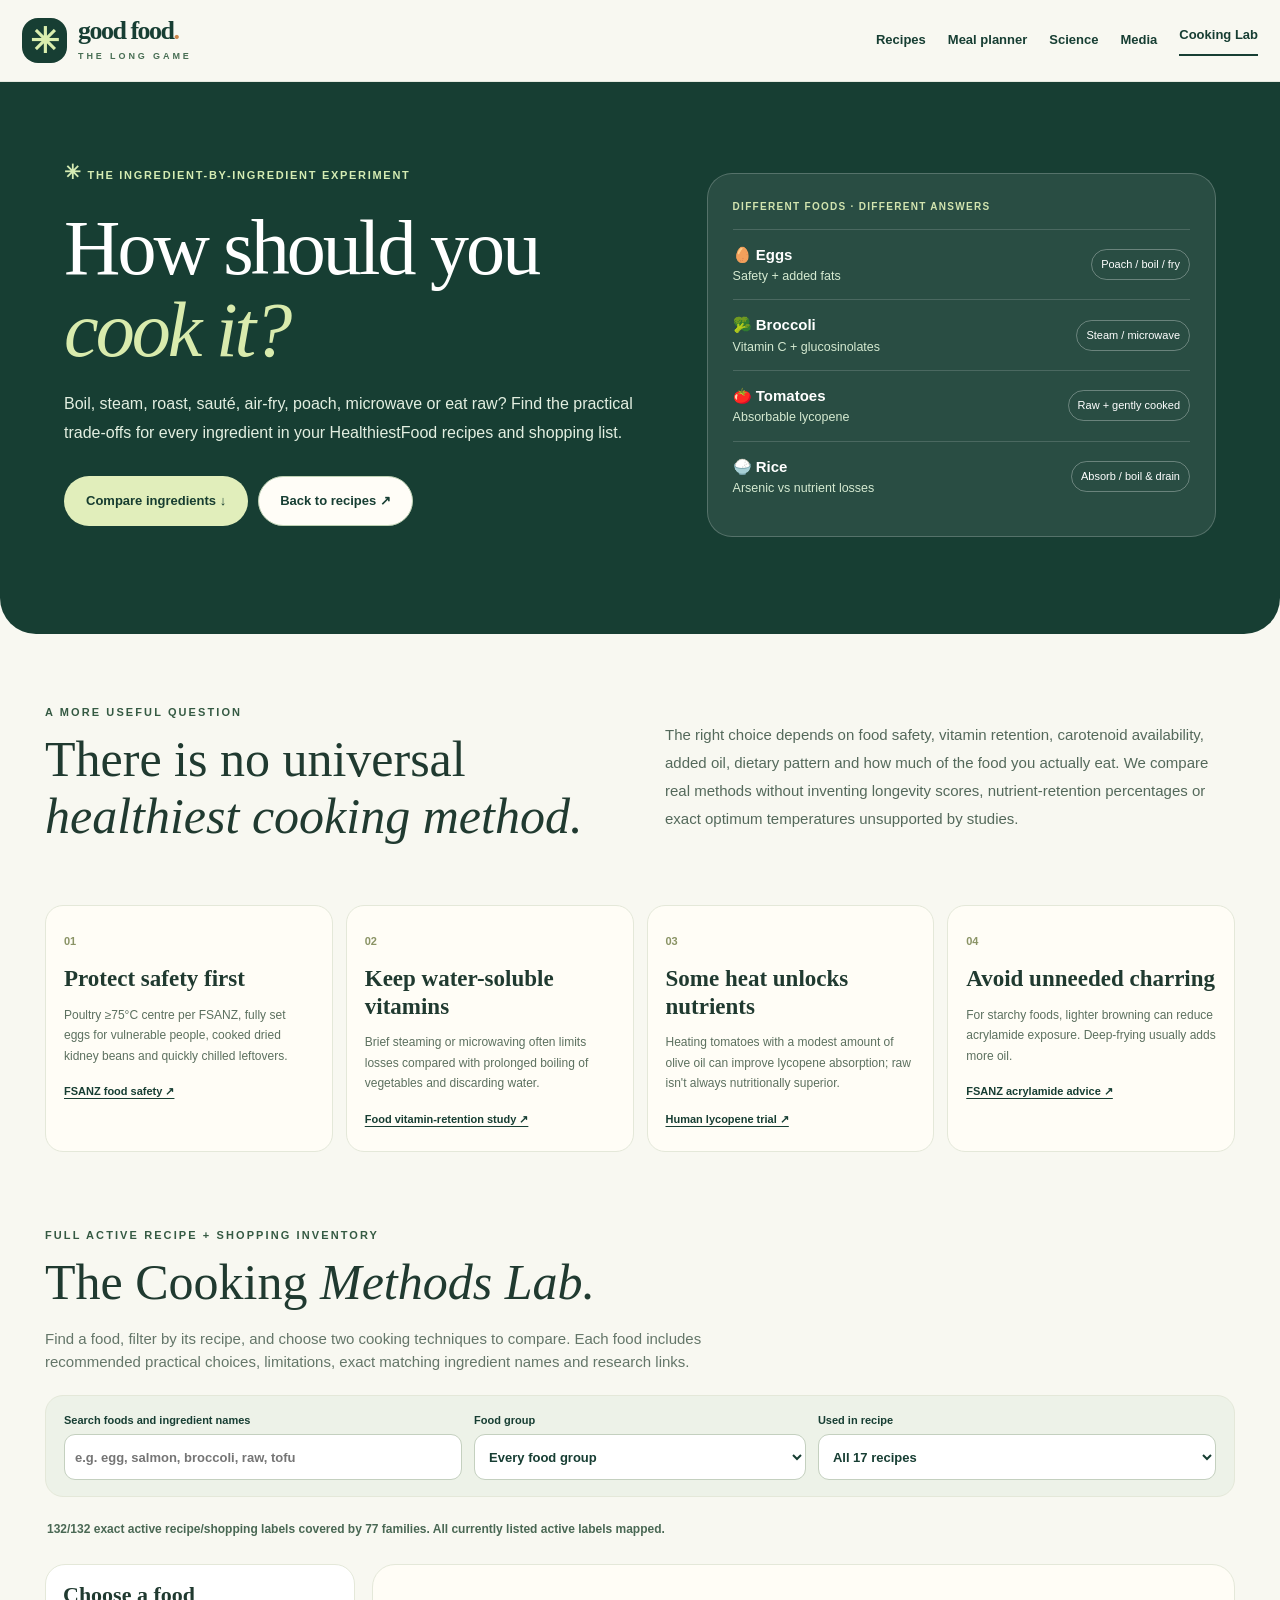
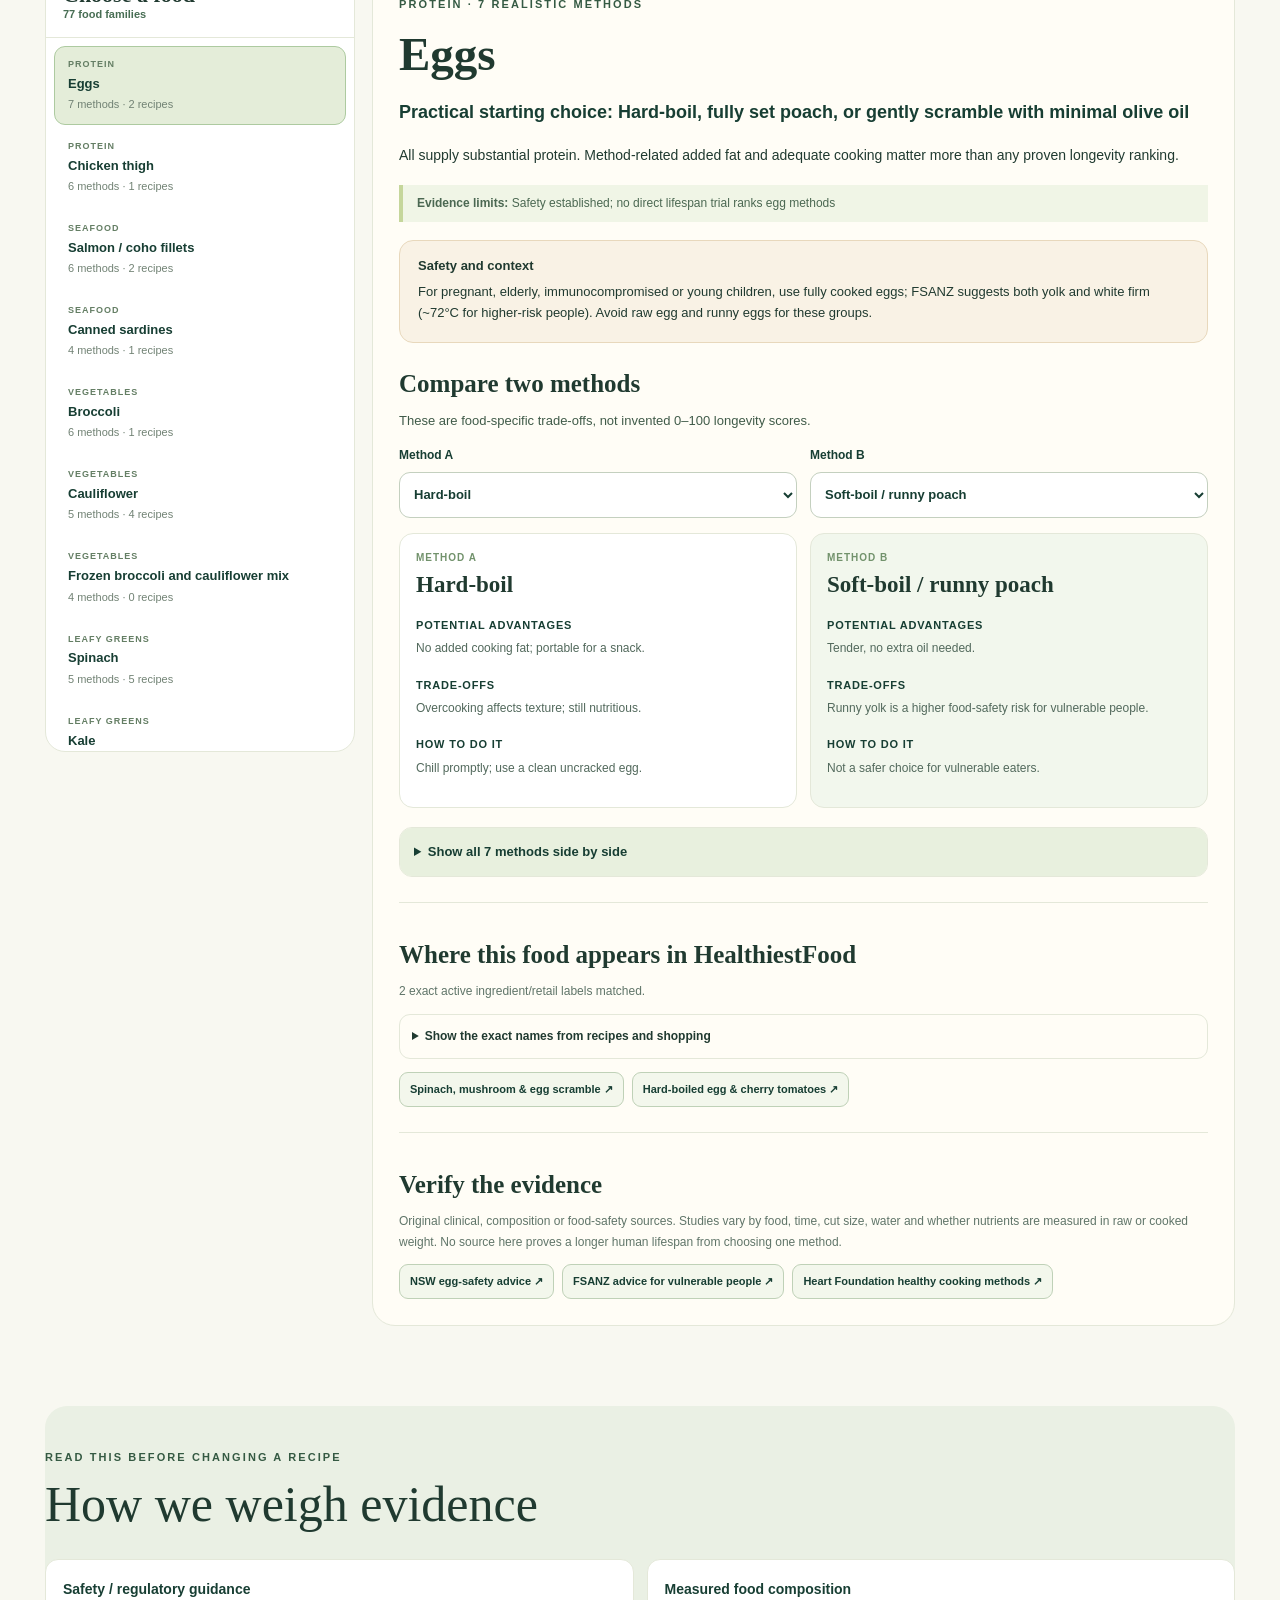
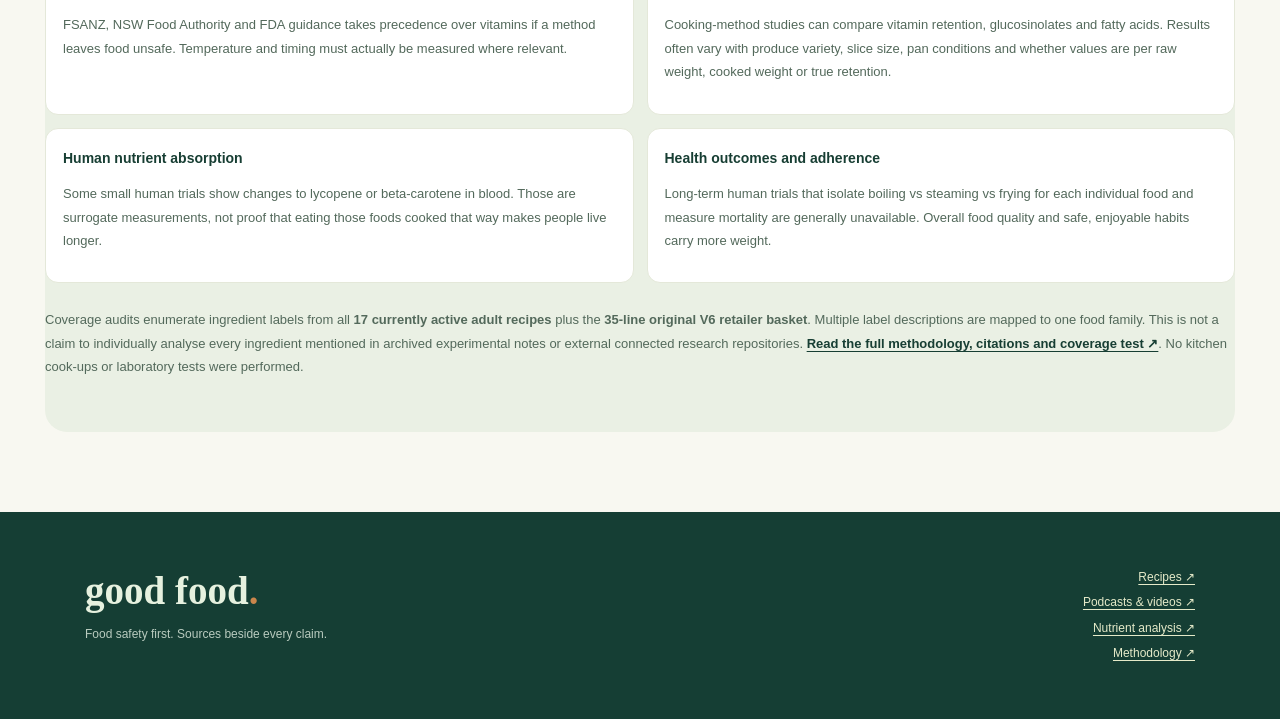
<file: cooking-methods.html>
<!doctype html>
<html lang="en-AU">
<head>
 <meta charset="utf-8">
 <meta name="viewport" content="width=device-width, initial-scale=1">
 <meta name="theme-color" content="#173e33">
 <meta name="description" content="Compare boiling, steaming, frying, roasting, microwaving and more for every recipe ingredient, with evidence, safety and nutrient trade-offs.">
 <title>Cooking Methods Lab | Good Food, Long Game</title>
 <link rel="icon" href="favicon.svg" type="image/svg+xml">
 <link rel="manifest" href="manifest.webmanifest">
 <link rel="stylesheet" href="site.css">
 <script defer src="site-data.js"></script>
 <script defer src="whole-day-data.js"></script>
 <script defer src="cooking-methods-data.js"></script>
 <script defer src="cooking-methods.js"></script>
 <script>document.addEventListener("DOMContentLoaded",()=>window.CookingMethodsLab?.init());</script>
</head>
<body>
 <a class="skip-link" href="#main">Skip to cooking method comparisons</a>
 <header class="site-header">
 <div class="header-inner">
  <a class="brand" href="index.html#home" aria-label="Good Food home"><span class="brand-mark" aria-hidden="true">✳</span><span>good food<span class="brand-period">.</span><small>THE LONG GAME</small></span></a>
  <nav class="cm-page-nav" aria-label="Main site"><a href="index.html#recipes">Recipes</a><a href="index.html#plan">Meal planner</a><a href="index.html#science">Science</a><a href="index.html#media">Media</a><a class="cm-page-nav-current" href="cooking-methods.html" aria-current="page">Cooking Lab</a></nav>
 </div></header>
 <main id="main" class="cm-page">
 <section class="cm-hero">
   <div class="cm-hero-text"><div class="cm-kicker"><span aria-hidden="true">✳</span> THE INGREDIENT-BY-INGREDIENT EXPERIMENT</div>
    <h1>How should you <em>cook it?</em></h1>
    <p>Boil, steam, roast, sauté, air-fry, poach, microwave or eat raw? Find the practical trade-offs for every ingredient in your HealthiestFood recipes and shopping list.</p>
    <div class="cm-hero-links"><a class="btn btn-primary" href="#cmRoot">Compare ingredients ↓</a><a class="btn btn-outline" href="index.html#recipes">Back to recipes ↗</a></div>
   </div>
   <div class="cm-hero-panel" aria-label="Examples of different food preparation evidence"><span>DIFFERENT FOODS · DIFFERENT ANSWERS</span>
     <div><strong>🥚 Eggs</strong><small>Safety + added fats</small><span>Poach / boil / fry</span></div>
     <div><strong>🥦 Broccoli</strong><small>Vitamin C + glucosinolates</small><span>Steam / microwave</span></div>
     <div><strong>🍅 Tomatoes</strong><small>Absorbable lycopene</small><span>Raw + gently cooked</span></div>
     <div><strong>🍚 Rice</strong><small>Arsenic vs nutrient losses</small><span>Absorb / boil & drain</span></div>
   </div>
 </section>
 <section class="cm-intro section-shell" aria-labelledby="cmIntro"><div><span class="section-kicker">A MORE USEFUL QUESTION</span><h2 id="cmIntro">There is no universal <em>healthiest cooking method.</em></h2></div><p>The right choice depends on food safety, vitamin retention, carotenoid availability, added oil, dietary pattern and how much of the food you actually eat. We compare real methods without inventing longevity scores, nutrient-retention percentages or exact optimum temperatures unsupported by studies.</p></section>
 <section class="cm-principles section-shell" aria-label="Four essential cooking principles">
  <article><span>01</span><h3>Protect safety first</h3><p>Poultry ≥75°C centre per FSANZ, fully set eggs for vulnerable people, cooked dried kidney beans and quickly chilled leftovers.</p><a href="https://www.foodstandards.gov.au/consumer/prevention-of-foodborne-illness/food-safety-basics" target="_blank" rel="noopener noreferrer">FSANZ food safety ↗</a></article>
  <article><span>02</span><h3>Keep water-soluble vitamins</h3><p>Brief steaming or microwaving often limits losses compared with prolonged boiling of vegetables and discarding water.</p><a href="https://pubmed.ncbi.nlm.nih.gov/30263756/" target="_blank" rel="noopener noreferrer">Food vitamin-retention study ↗</a></article>
  <article><span>03</span><h3>Some heat unlocks nutrients</h3><p>Heating tomatoes with a modest amount of olive oil can improve lycopene absorption; raw isn't always nutritionally superior.</p><a href="https://pubmed.ncbi.nlm.nih.gov/15927929/" target="_blank" rel="noopener noreferrer">Human lycopene trial ↗</a></article>
  <article><span>04</span><h3>Avoid unneeded charring</h3><p>For starchy foods, lighter browning can reduce acrylamide exposure. Deep-frying usually adds more oil.</p><a href="https://www.foodstandards.gov.au/consumer/chemicals/acrylamide" target="_blank" rel="noopener noreferrer">FSANZ acrylamide advice ↗</a></article>
 </section>
 <section class="cm-section section-shell" aria-labelledby="cmPageHeading"><div class="cm-section-head"><span class="section-kicker">FULL ACTIVE RECIPE + SHOPPING INVENTORY</span><h2 id="cmPageHeading">The Cooking <em>Methods Lab.</em></h2><p>Find a food, filter by its recipe, and choose two cooking techniques to compare. Each food includes recommended practical choices, limitations, exact matching ingredient names and research links.</p></div>
 <div id="cmRoot" aria-label="Interactive food cooking and preparation method comparisons"><p>Loading your ingredient inventory…</p></div>
 </section>
 <section class="cm-methodology section-shell" aria-label="Research methodology and limits">
  <span class="section-kicker">READ THIS BEFORE CHANGING A RECIPE</span><h2>How we weigh evidence</h2>
  <div class="cm-evidence-steps">
   <div><strong>Safety / regulatory guidance</strong><p>FSANZ, NSW Food Authority and FDA guidance takes precedence over vitamins if a method leaves food unsafe. Temperature and timing must actually be measured where relevant.</p></div>
   <div><strong>Measured food composition</strong><p>Cooking-method studies can compare vitamin retention, glucosinolates and fatty acids. Results often vary with produce variety, slice size, pan conditions and whether values are per raw weight, cooked weight or true retention.</p></div>
   <div><strong>Human nutrient absorption</strong><p>Some small human trials show changes to lycopene or beta-carotene in blood. Those are surrogate measurements, not proof that eating those foods cooked that way makes people live longer.</p></div>
   <div><strong>Health outcomes and adherence</strong><p>Long-term human trials that isolate boiling vs steaming vs frying for each individual food and measure mortality are generally unavailable. Overall food quality and safe, enjoyable habits carry more weight.</p></div>
  </div>
  <p class="cm-source-note">Coverage audits enumerate ingredient labels from all <strong>17 currently active adult recipes</strong> plus the <strong>35-line original V6 retailer basket</strong>. Multiple label descriptions are mapped to one food family. This is not a claim to individually analyse every ingredient mentioned in archived experimental notes or external connected research repositories. <a href="https://github.com/joshualparris/HealthiestFood/blob/main/COOKING_METHODS_EVIDENCE_2026-10-17.md" target="_blank" rel="noopener noreferrer">Read the full methodology, citations and coverage test ↗</a>. No kitchen cook-ups or laboratory tests were performed.</p>
 </section>
 </main>
 <nav class="mobile-nav" aria-label="Mobile navigation">
  <a href="index.html#home" aria-label="Home" title="Home"><span aria-hidden="true">⌂</span><small class="nav-label" aria-hidden="true">Home</small></a>
  <a href="index.html#recipes" aria-label="Cook: recipes and cooking" title="Cook"><span aria-hidden="true">♨</span><small class="nav-label" aria-hidden="true">Cook</small></a>
  <a href="index.html#plan" aria-label="Plan: meal planner" title="Plan"><span aria-hidden="true">▦</span><small class="nav-label" aria-hidden="true">Plan</small></a>
  <a href="index.html#shop" aria-label="Shop: shopping list" title="Shop"><span aria-hidden="true">☑</span><small class="nav-label" aria-hidden="true">Shop</small></a>
  <a href="index.html#science" aria-label="Learn: nutrition research" title="Learn"><span aria-hidden="true">✧</span><small class="nav-label" aria-hidden="true">Learn</small></a>
  <a href="index.html#media" aria-label="Media: podcasts, videos and music" title="Media"><span aria-hidden="true">♫</span><small class="nav-label" aria-hidden="true">Media</small></a>
  <a href="cooking-methods.html" aria-label="Methods: compare cooking methods" aria-current="page" title="Methods"><svg aria-hidden="true" viewBox="0 0 24 24" width="24" height="24" fill="none" stroke="currentColor" stroke-width="1.8" stroke-linecap="round" stroke-linejoin="round"><path d="M6 13.9a4 4 0 0 1 .4-7.9 5.5 5.5 0 0 1 10.2 0 4 4 0 0 1 1.4 7.9V21H6Z"/><path d="M6 17h12"/></svg><small class="nav-label" aria-hidden="true">Methods</small></a>
 </nav>
 <footer class="site-footer"><div class="footer-inner"><div><strong>good food<span>.</span></strong><p>Food safety first. Sources beside every claim.</p></div><div><a href="index.html#recipes">Recipes ↗</a><a href="index.html#media">Podcasts & videos ↗</a><a href="index.html#science">Nutrient analysis ↗</a><a href="https://github.com/joshualparris/HealthiestFood/blob/main/COOKING_METHODS_EVIDENCE_2026-10-17.md" target="_blank" rel="noopener noreferrer">Methodology ↗</a></div></div></footer>
<script src="iframe-route-bridge.js" defer></script></body>
</html>
</file>
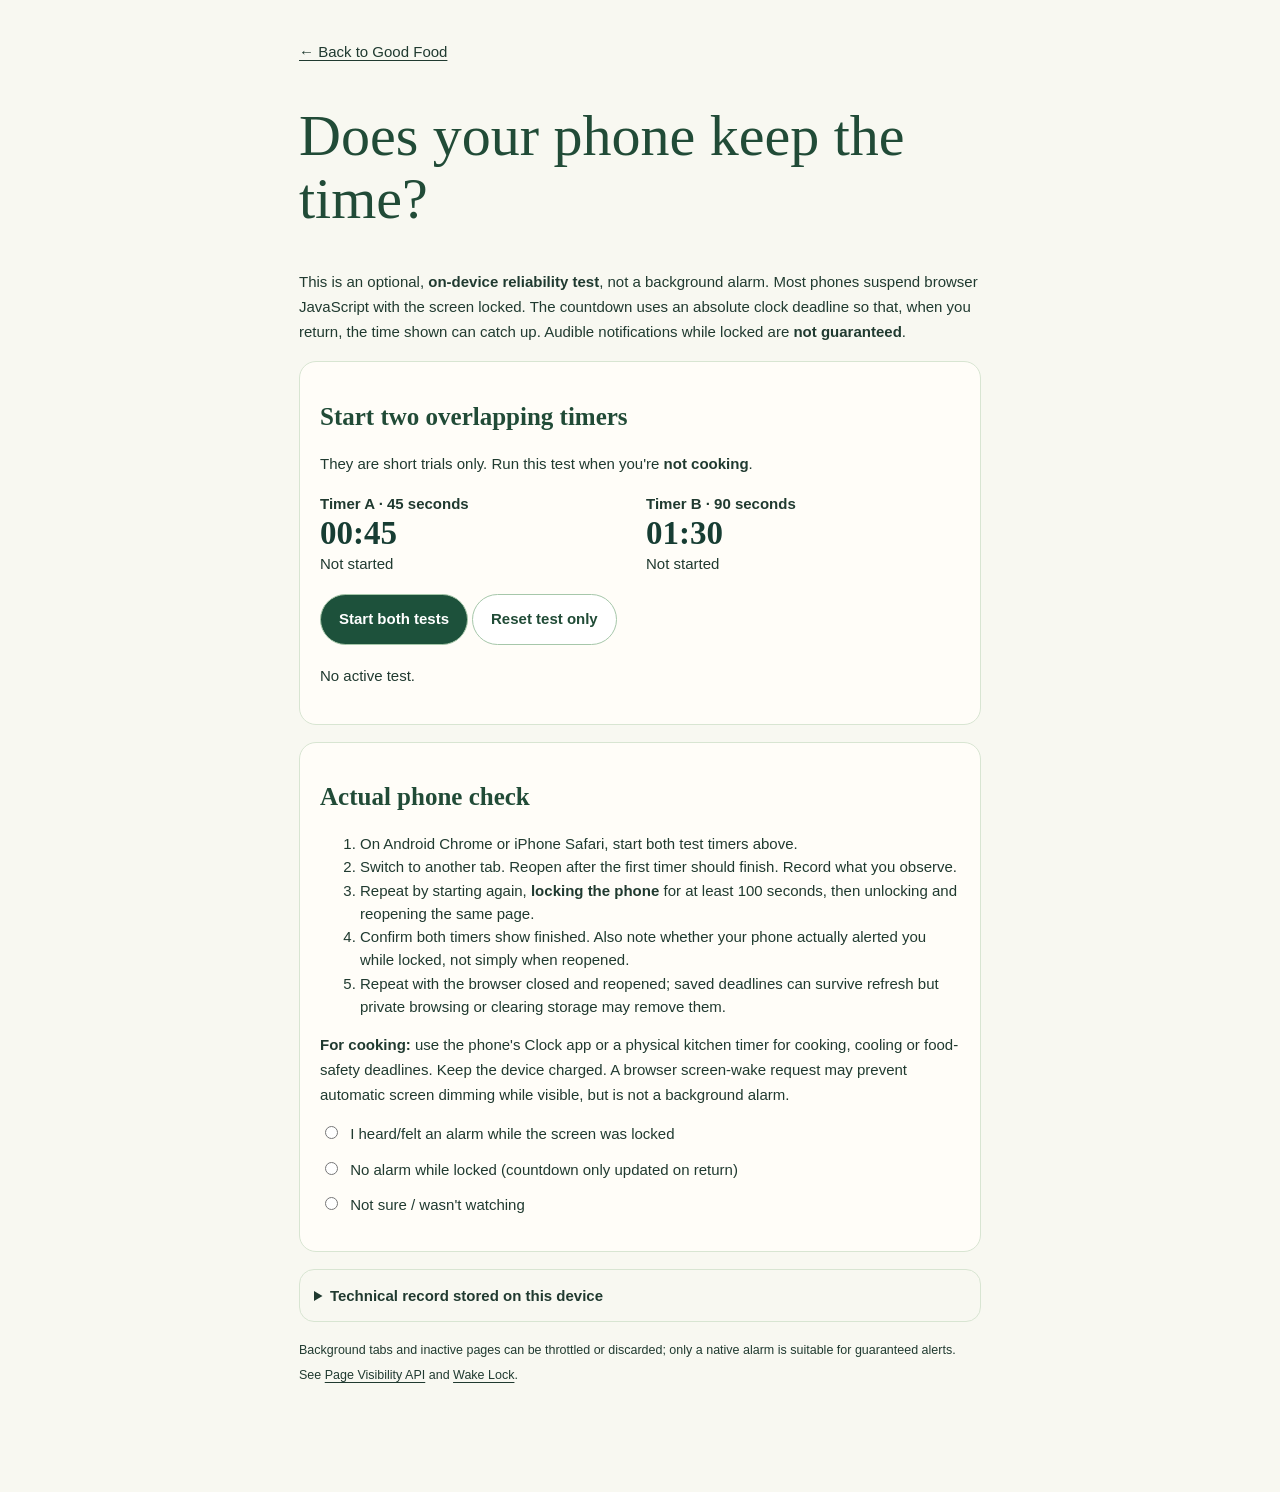
<file: device-timer-check.html>
<!doctype html>
<html lang="en-AU">
<head><meta charset="utf-8"><meta name="viewport" content="width=device-width,initial-scale=1">
<meta name="theme-color" content="#143d33"><title>Phone timer reliability test | Good Food, Long Game</title>
<link rel="icon" href="favicon.svg" type="image/svg+xml"><link rel="stylesheet" href="site.css">
<style>
.device-test{max-width:720px;margin:auto;padding:25px 19px 90px}
.device-test h1{font:500 clamp(36px,8vw,58px)/1.1 Georgia,serif;color:#214b37}
.device-test h2{font:600 25px Georgia,serif;color:#214b37}
.device-test p{line-height:1.65}
.device-panel{background:#fffdf8;border:1px solid #d8e5d2;border-radius:17px;padding:20px;margin:17px 0}
.device-grid{display:grid;grid-template-columns:repeat(2,minmax(0,1fr));gap:12px}
.device-count{font:700 33px Georgia,serif;color:#173d33;font-variant-numeric:tabular-nums}
.device-panel button{min-height:48px;border-radius:99px;border:1px solid #a6c7aa;background:#1d513b;color:white;font-weight:800;padding:12px 18px;margin:4px 4px 4px 0}
.device-panel button.secondary{background:white;color:#204b36}
.device-result{color:#194835;font-weight:800}
.device-test details{border:1px solid #d8e5d2;border-radius:15px;padding:14px}
.device-test summary{cursor:pointer;font-weight:700}
.device-test pre{font-size:11px;white-space:pre-wrap;word-break:break-word}
.device-test label{display:block;margin:12px 0}
.device-test label input{margin-right:8px}
@media(max-width:480px){.device-grid{grid-template-columns:1fr}}
</style>
<script src="timers.js" defer></script>
<script src="device-timer-check.js" defer></script>
</head>
<body>
<main class="device-test">
<p><a href="index.html#recipes">← Back to Good Food</a></p>
<h1>Does your phone keep the time?</h1>
<p>This is an optional, <strong>on-device reliability test</strong>, not a background alarm. Most phones suspend browser JavaScript with the screen locked. The countdown uses an absolute clock deadline so that, when you return, the time shown can catch up. Audible notifications while locked are <strong>not guaranteed</strong>.</p>
<section class="device-panel" aria-label="Two test timers">
 <h2>Start two overlapping timers</h2>
 <p>They are short trials only. Run this test when you're <strong>not cooking</strong>.</p>
 <div class="device-grid">
  <div><strong>Timer A · 45 seconds</strong><div id="clockA" class="device-count">00:45</div><span id="stateA">Not started</span></div>
  <div><strong>Timer B · 90 seconds</strong><div id="clockB" class="device-count">01:30</div><span id="stateB">Not started</span></div>
 </div>
 <p><button id="beginDeviceTest">Start both tests</button><button id="clearDeviceTest" class="secondary">Reset test only</button></p>
 <p id="deviceStatus" role="status" aria-live="polite">No active test.</p>
</section>
<section class="device-panel">
<h2>Actual phone check</h2>
<ol>
<li>On Android Chrome or iPhone Safari, start both test timers above.</li>
<li>Switch to another tab. Reopen after the first timer should finish. Record what you observe.</li>
<li>Repeat by starting again, <strong>locking the phone</strong> for at least 100 seconds, then unlocking and reopening the same page.</li>
<li>Confirm both timers show finished. Also note whether your phone actually alerted you while locked, not simply when reopened.</li>
<li>Repeat with the browser closed and reopened; saved deadlines can survive refresh but private browsing or clearing storage may remove them.</li>
</ol>
<p><strong>For cooking:</strong> use the phone's Clock app or a physical kitchen timer for cooking, cooling or food-safety deadlines. Keep the device charged. A browser screen-wake request may prevent automatic screen dimming while visible, but is not a background alarm.</p>
<label><input type="radio" name="backgroundAlert" value="yes"> I heard/felt an alarm while the screen was locked</label>
<label><input type="radio" name="backgroundAlert" value="no"> No alarm while locked (countdown only updated on return)</label>
<label><input type="radio" name="backgroundAlert" value="unknown"> Not sure / wasn't watching</label>
<p id="resultNote" class="device-result" role="status"></p>
</section>
<details><summary>Technical record stored on this device</summary><p>These are local browser observations, not remote device telemetry. No data is sent anywhere. You may copy the record when reporting a bug.</p><pre id="deviceLog">Nothing recorded.</pre><button id="copyDeviceLog" type="button">Copy findings</button></details>
<p><small>Background tabs and inactive pages can be throttled or discarded; only a native alarm is suitable for guaranteed alerts. See <a href="https://developer.mozilla.org/en-US/docs/Web/API/Page_Visibility_API">Page Visibility API</a> and <a href="https://developer.mozilla.org/en-US/docs/Web/API/Screen_Wake_Lock_API">Wake Lock</a>.</small></p>
</main>
<script src="iframe-route-bridge.js" defer></script></body></html>
</file>
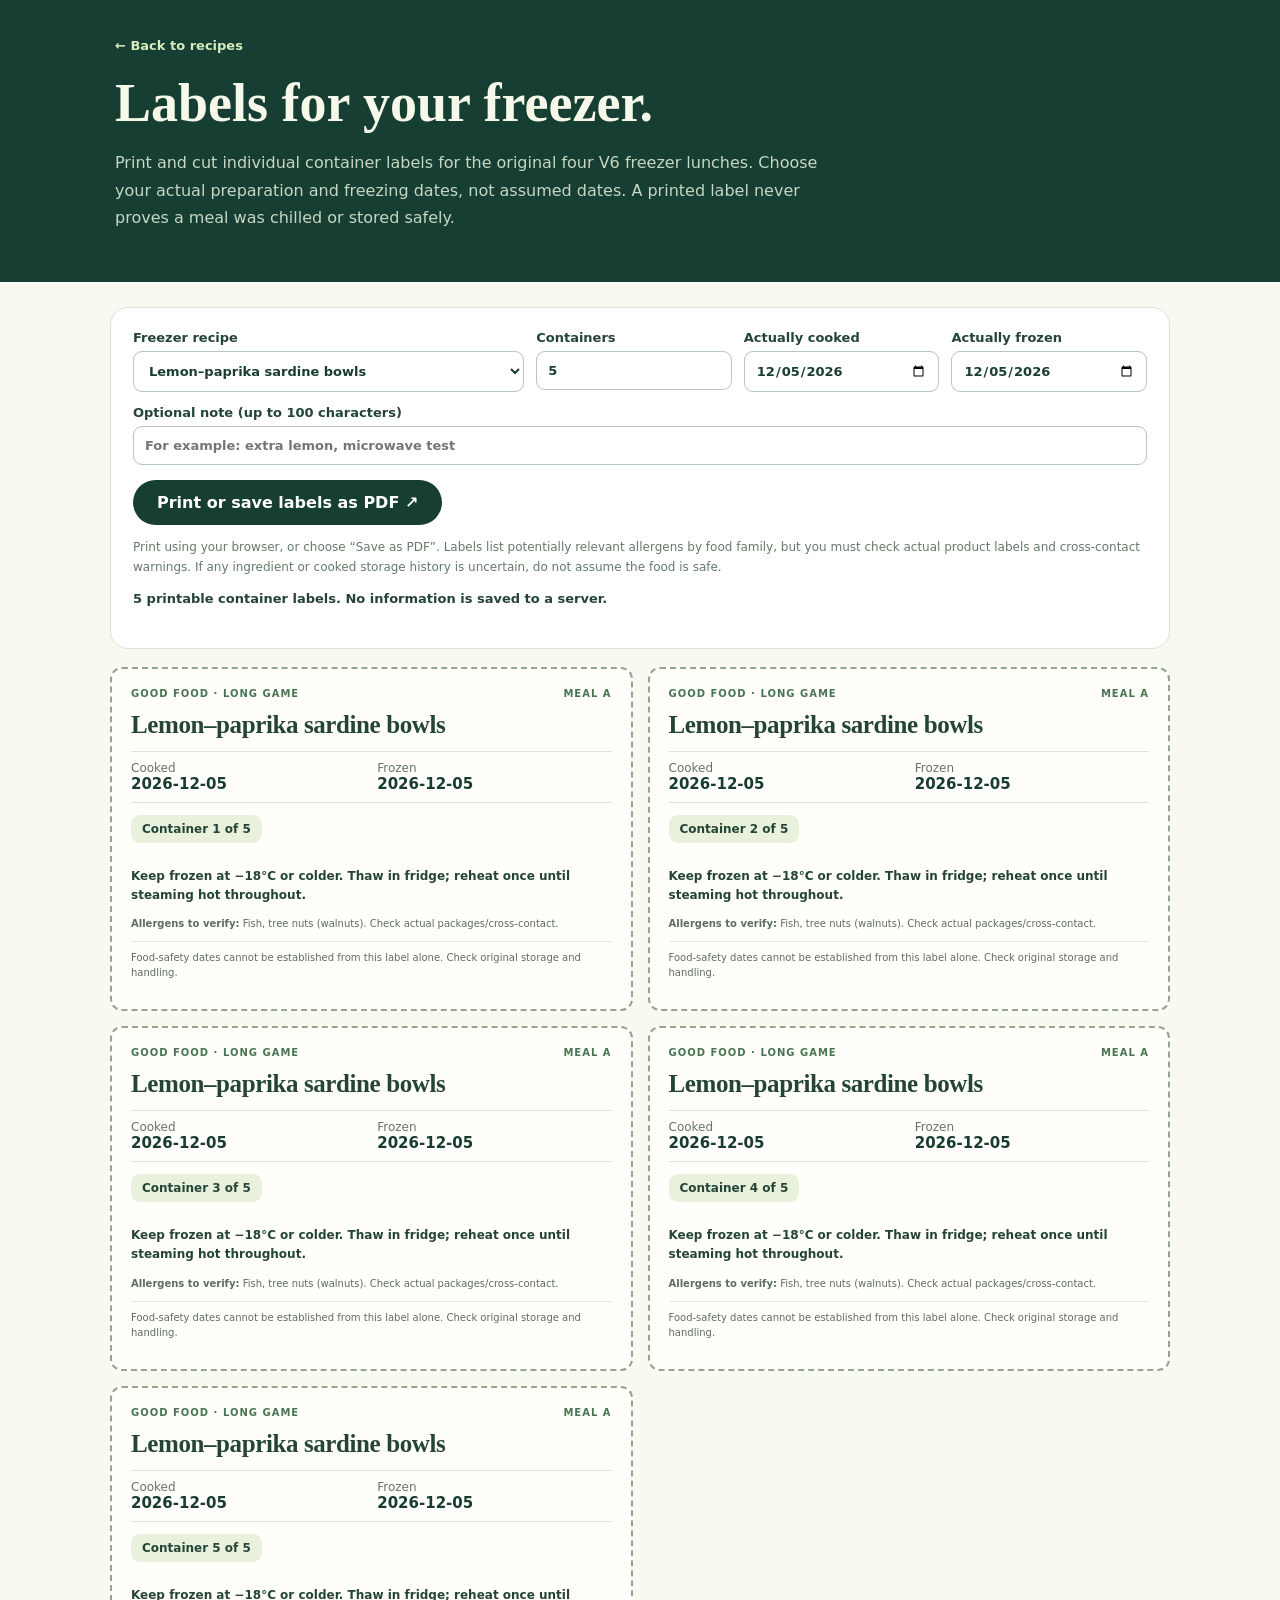
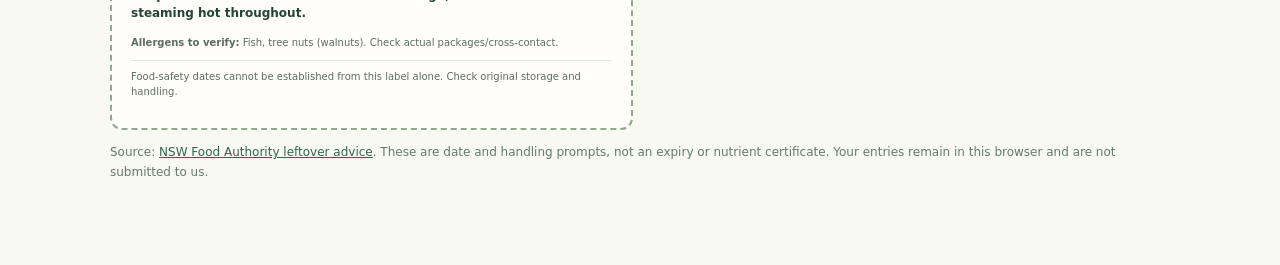
<file: freezer-labels.html>
<!doctype html>
<html lang="en-AU">
<head>
<meta charset="utf-8">
<meta name="viewport" content="width=device-width,initial-scale=1">
<meta name="theme-color" content="#173e33">
<title>Print freezer labels | Good Food, Long Game</title>
<link rel="icon" href="favicon.svg" type="image/svg+xml">
<script src="site-data.js" defer></script>
<script src="freezer-labels.js" defer></script>
<style>
:root{font-family:system-ui,-apple-system,BlinkMacSystemFont,"Segoe UI",sans-serif;color:#244536;background:#f8f9f0}
*{box-sizing:border-box}body{margin:0}a{color:#316647}button,input,select{font:inherit}
.top{background:#173e33;color:#f6f9e9;padding:35px max(20px,calc((100vw - 1050px)/2));}
.top a{color:#d7ecbc;font-weight:700;text-decoration:none;font-size:13px}
.top h1{font:600 clamp(34px,6vw,54px)/1.1 Georgia,serif;margin:20px 0 12px}
.top p{max-width:740px;line-height:1.7;color:#c6d7c3}
main{max-width:1100px;margin:0 auto;padding:25px 20px 70px}
.panel{background:white;border:1px solid #d9e4d4;border-radius:18px;padding:22px;margin-bottom:18px}
label{display:flex;flex-direction:column;gap:6px;font-size:13px;font-weight:700}
.fields{display:grid;grid-template-columns:2fr 1fr 1fr 1fr;gap:12px;margin-bottom:13px}
input,select{min-width:0;width:100%;border:1px solid #b5c9b6;border-radius:9px;padding:11px;background:white;color:#193d30}
button{background:#173e33;color:white;border:0;border-radius:30px;padding:13px 24px;font-weight:800;cursor:pointer}
button:hover{background:#35674d}button:focus-visible,a:focus-visible,input:focus-visible,select:focus-visible{outline:3px solid #ce9a53;outline-offset:2px}
.note{font-size:12px;color:#657b68;line-height:1.7}
#labelMessage{font-weight:700;font-size:13px;min-height:22px}
.labels{display:grid;grid-template-columns:repeat(2,minmax(0,1fr));gap:15px}
.freezer-label{min-width:0;background:#fffefa;border:2px dashed #94a68d;padding:19px;border-radius:12px;break-inside:avoid;page-break-inside:avoid}
.label-brand{display:flex;justify-content:space-between;color:#497553;letter-spacing:1px;font-weight:800;font-size:10px}
.freezer-label h2{font:600 25px Georgia,serif;line-height:1.13;letter-spacing:-.4px;margin:12px 0}
.label-dates{display:grid;grid-template-columns:1fr 1fr;gap:12px;border-top:1px solid #dce5d8;border-bottom:1px solid #dce5d8;padding:9px 0;font-size:12px;color:#647568}
.label-dates strong{display:block;color:#183d30;font-size:15px}
.label-index{background:#e9f1dd;padding:7px 11px;border-radius:9px;display:inline-block;font-size:12px;font-weight:800}
.label-instructions{font-size:12px;font-weight:700;line-height:1.55}
.label-allergens,.label-note,.label-warning{font-size:10px;line-height:1.5;color:#5d6d61}
.label-warning{border-top:1px solid #e1e9dd;padding-top:8px}
@media(max-width:650px){.fields{grid-template-columns:1fr 1fr}.fields label:first-child{grid-column:1/-1}.labels{grid-template-columns:1fr}.top{padding:26px 20px}.freezer-label{padding:17px}}
@media print{
 @page{size:A4;margin:12mm}
 :root{background:white}body{background:white;color:black}
 .top,.panel,.note,.print-hidden{display:none!important}main{padding:0;max-width:none}
 .labels{grid-template-columns:repeat(2,minmax(0,1fr));gap:4mm}
 .freezer-label{border:1px dashed #596d59;border-radius:0;padding:5mm;min-height:79mm;color:#111}
 .freezer-label h2{font-size:18pt}
 .label-dates strong{font-size:12pt}
 .label-index{padding:1mm 2mm}
}
</style>
</head>
<body>
<header class="top"><a href="index.html#recipes">← Back to recipes</a><h1>Labels for your freezer.</h1><p>Print and cut individual container labels for the original four V6 freezer lunches. Choose your actual preparation and freezing dates, not assumed dates. A printed label never proves a meal was chilled or stored safely.</p></header>
<main>
<section class="panel">
<form id="labelForm">
<div class="fields">
<label>Freezer recipe<select id="labelRecipe" name="recipe" required></select></label>
<label>Containers<input type="number" name="count" min="1" max="20" step="1" value="5" required></label>
<label>Actually cooked<input type="date" name="cooked" required></label>
<label>Actually frozen<input type="date" name="frozen" required></label>
</div>
<label style="margin-bottom:15px">Optional note (up to 100 characters)<input type="text" name="note" maxlength="100" placeholder="For example: extra lemon, microwave test"></label>
<button type="submit">Print or save labels as PDF <span aria-hidden="true">↗</span></button>
<p class="note">Print using your browser, or choose “Save as PDF”. Labels list potentially relevant allergens by food family, but you must check actual product labels and cross-contact warnings. If any ingredient or cooked storage history is uncertain, do not assume the food is safe.</p>
<p id="labelMessage" role="status" aria-live="polite"></p>
</form>
</section>
<div id="labelPreview" class="labels" aria-label="Printable container label previews"></div>
<p class="note print-hidden">Source: <a href="https://www.foodauthority.nsw.gov.au/consumer/food-extra-care/leftovers" target="_blank" rel="noopener noreferrer">NSW Food Authority leftover advice</a>. These are date and handling prompts, not an expiry or nutrient certificate. Your entries remain in this browser and are not submitted to us.</p>
</main>
<script>document.addEventListener("DOMContentLoaded",()=>window.FreezerLabels?.init());</script>
</body></html>
</file>
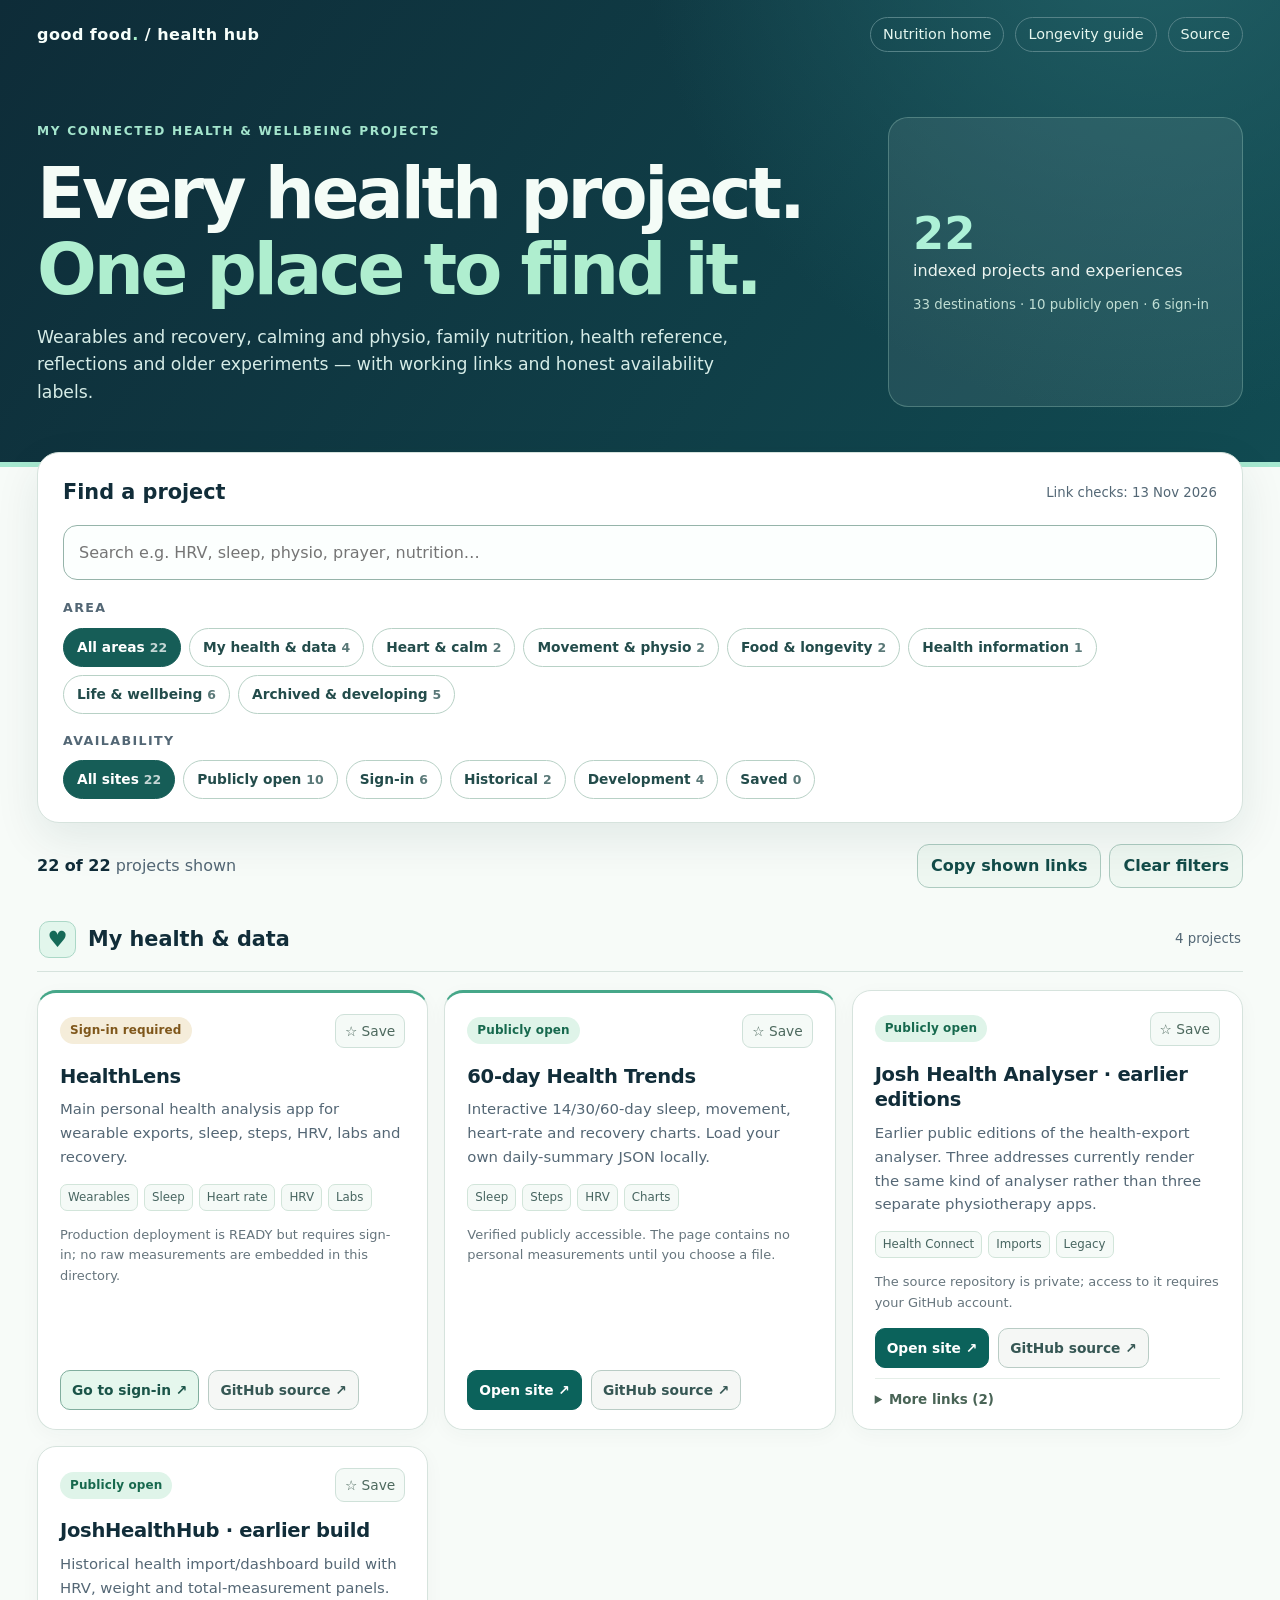
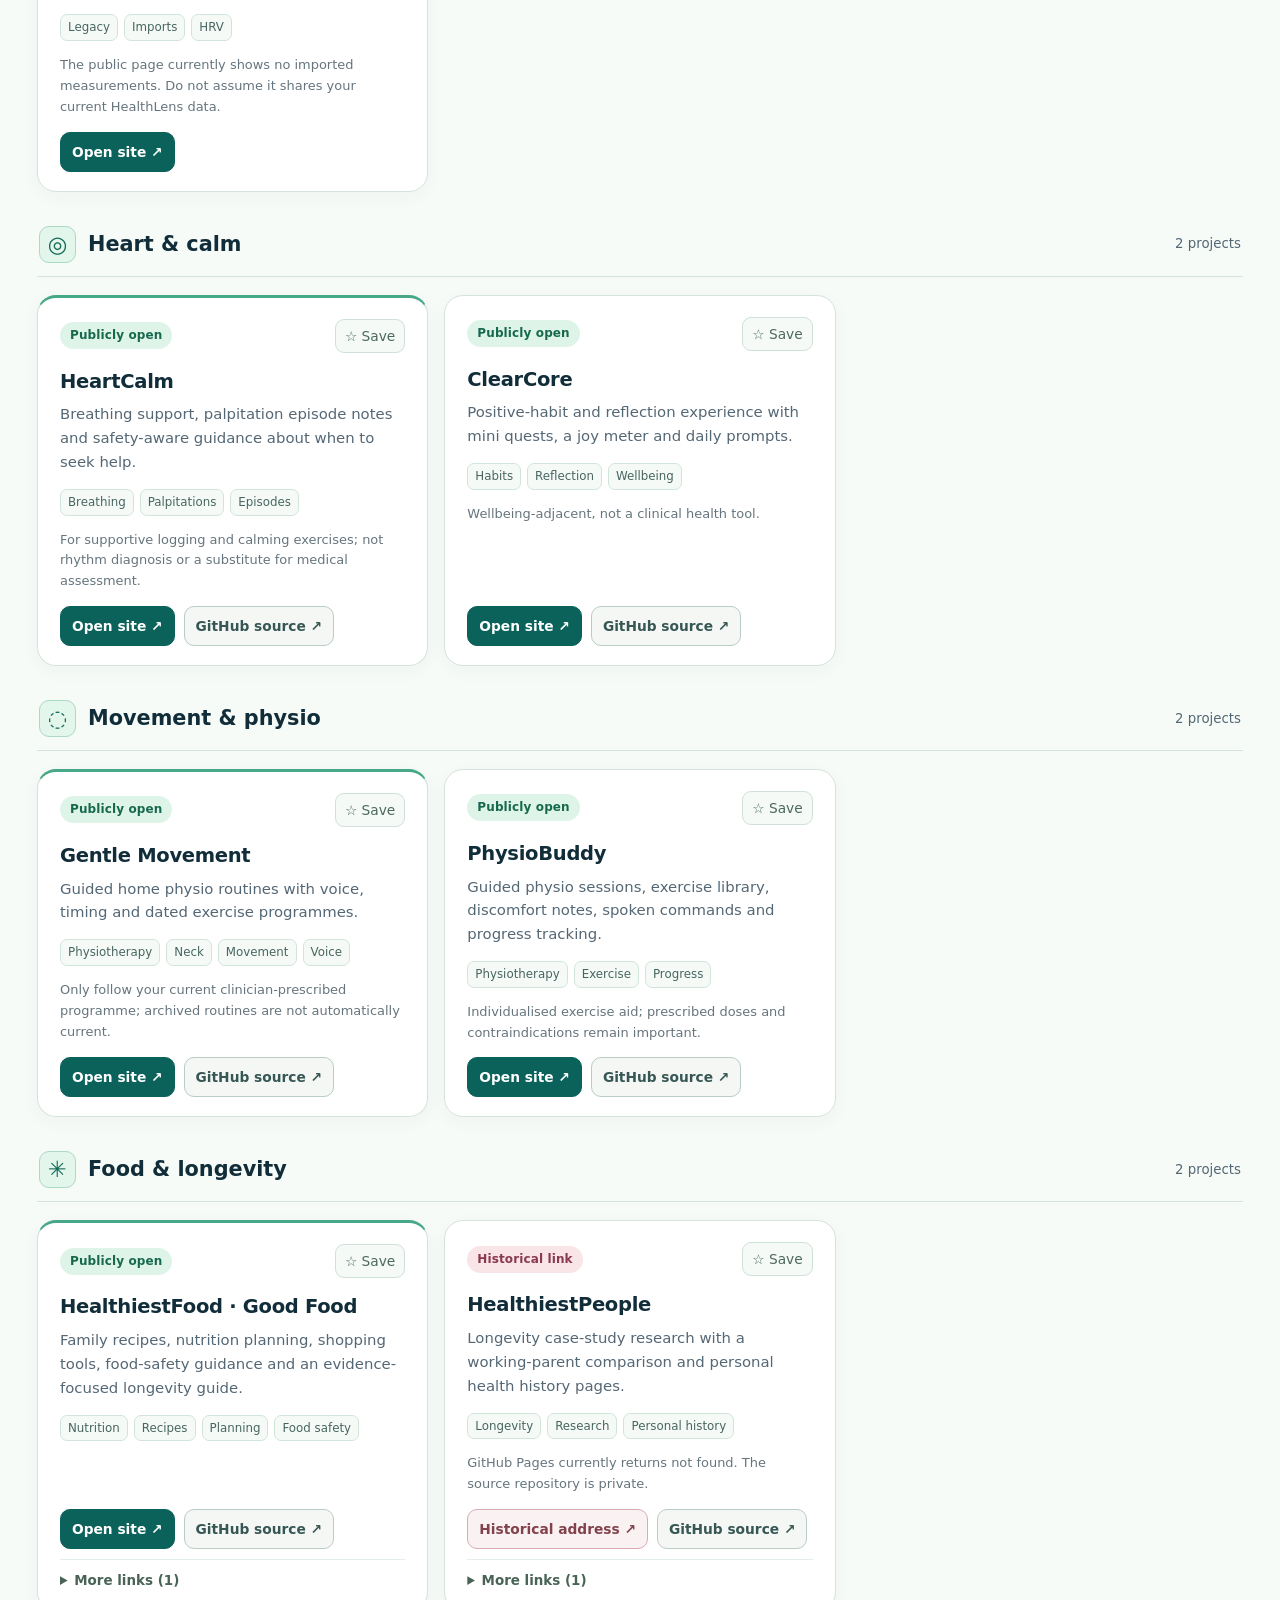
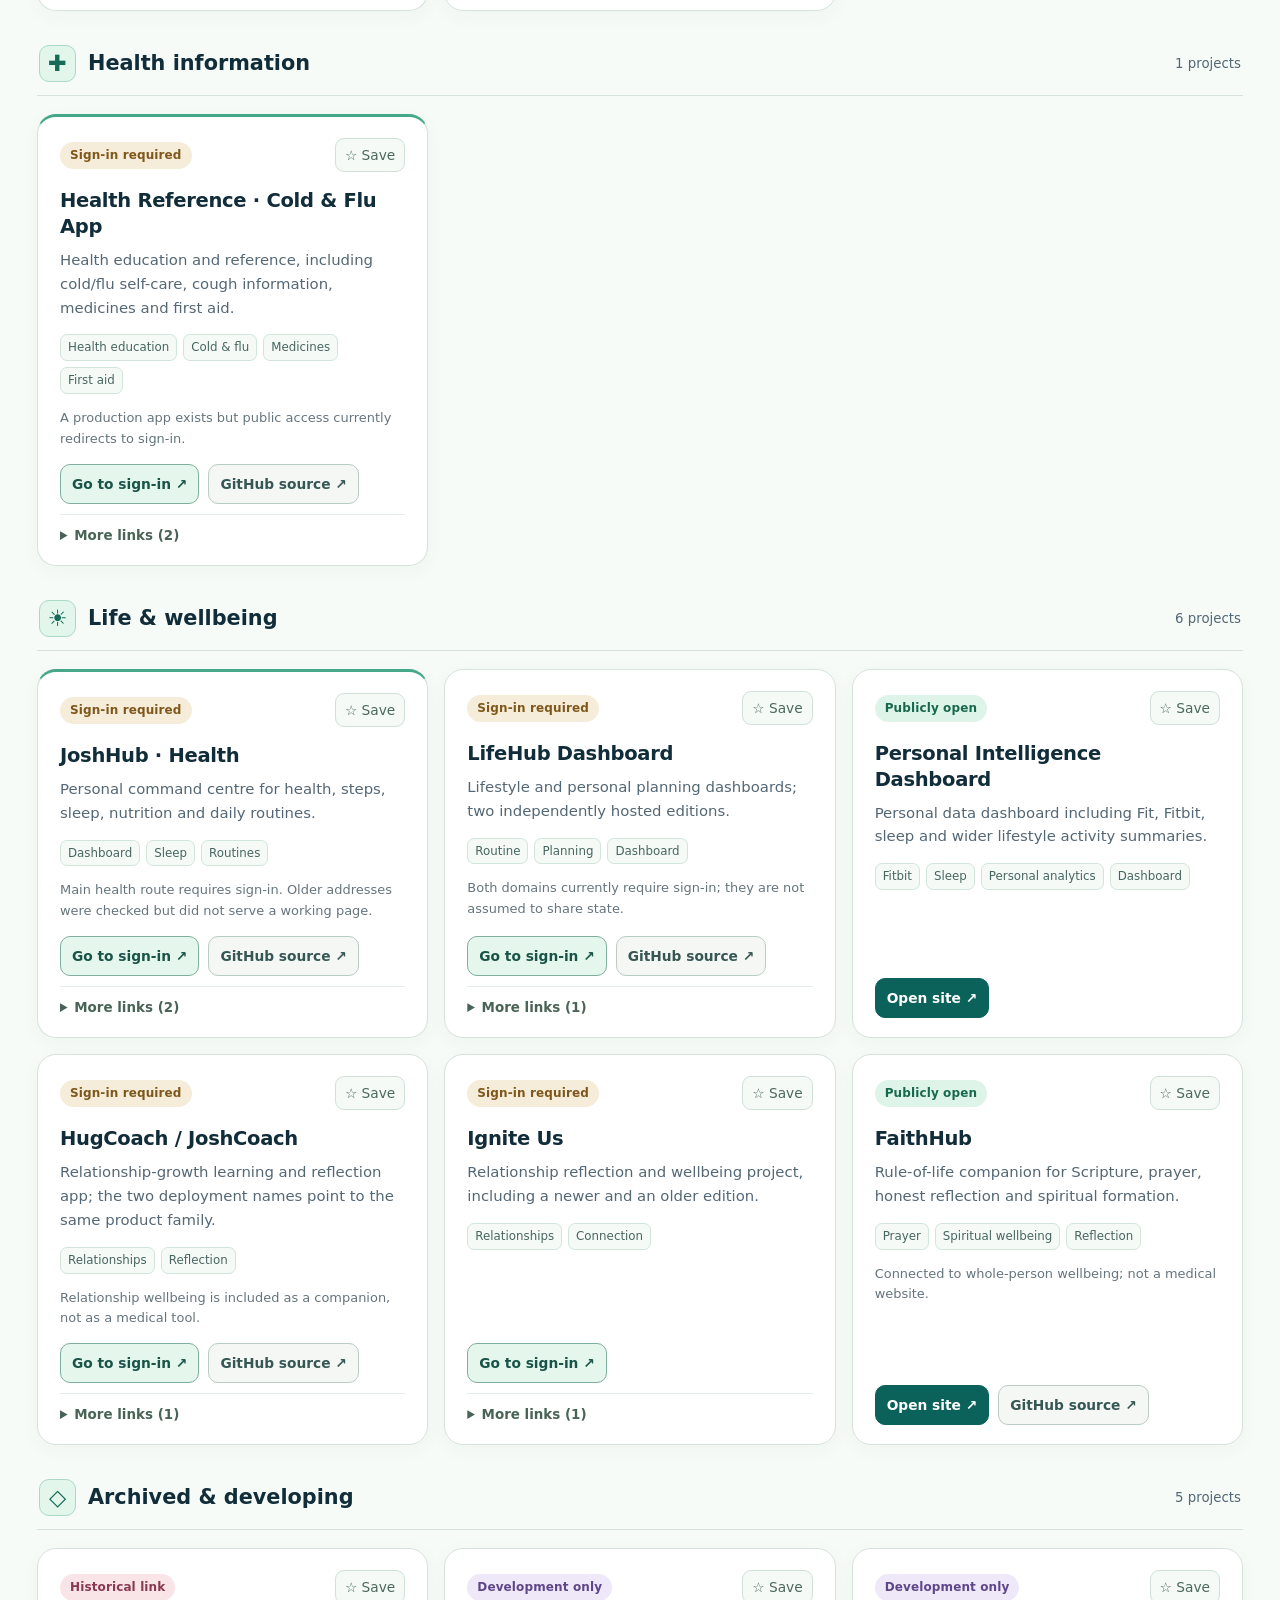
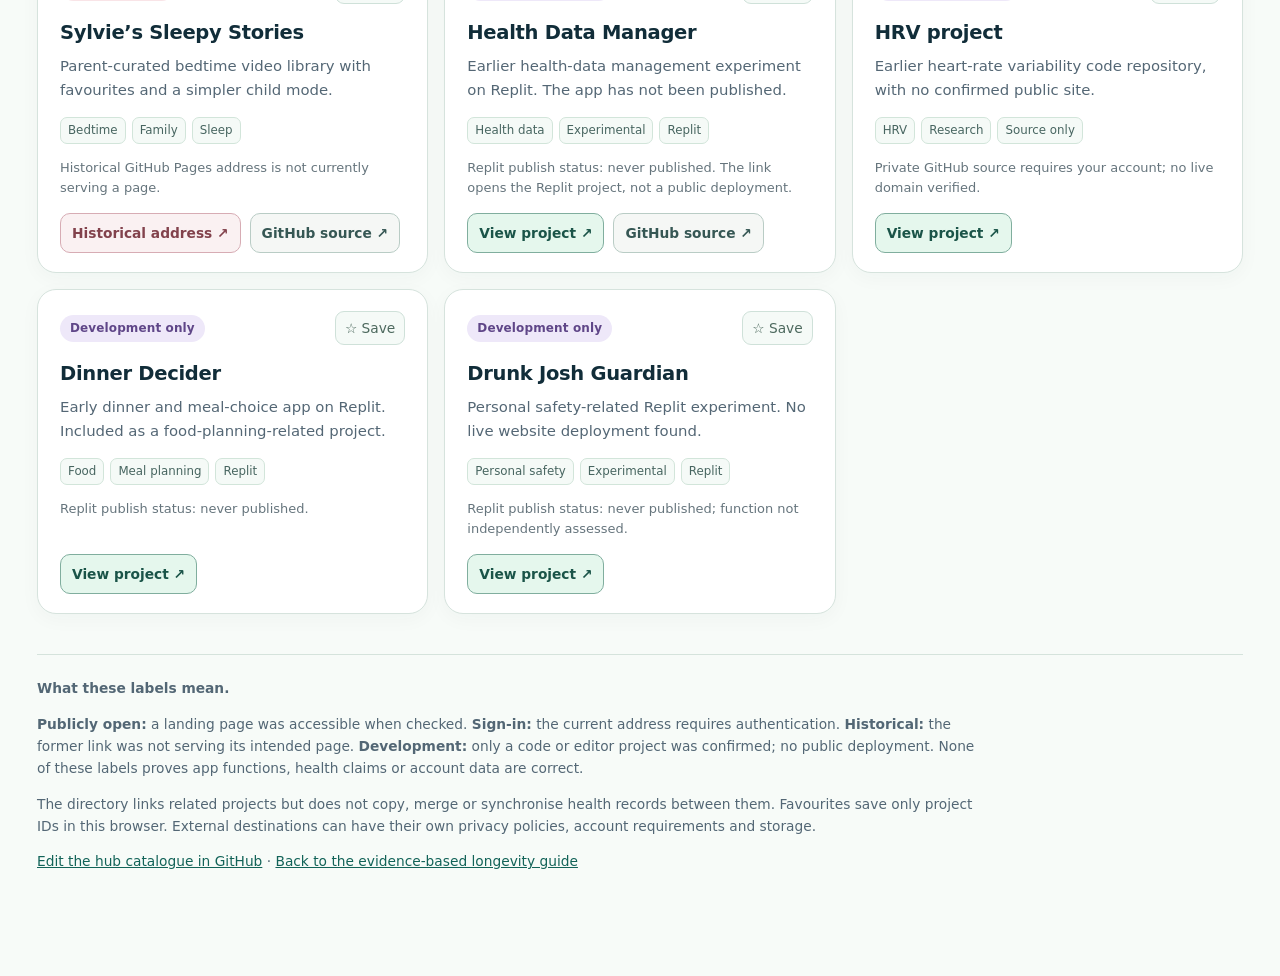
<file: health-hub.html>
<!doctype html>
<html lang="en-AU">
<head>
<meta charset="utf-8">
<meta name="viewport" content="width=device-width, initial-scale=1">
<meta name="theme-color" content="#102331">
<meta name="description" content="One searchable home for Josh's health, recovery, nutrition, movement, medical-reference and wellbeing websites. Verified public, sign-in-only, historic and source-only links.">
<title>My Health Hub — all my health projects</title>
<link rel="icon" href="favicon.svg">
<style>
:root{color-scheme:light;--ink:#112d39;--muted:#536775;--teal:#116a61;--mint:#d4f2e6;--paper:#f7fbf8;--line:#d6e3dd;--white:#fff;--amber:#946108;--purple:#63428f;--red:#963f51;--shadow:0 16px 45px rgba(12,52,58,.09)}
*{box-sizing:border-box}html{scroll-behavior:smooth}body{margin:0;font:16px/1.6 system-ui,-apple-system,"Segoe UI",sans-serif;background:var(--paper);color:var(--ink)}
a{color:var(--teal)}button,input{font:inherit}button{cursor:pointer}button:focus-visible,a:focus-visible,input:focus-visible,summary:focus-visible{outline:3px solid #d49e27;outline-offset:3px}
.skip{position:absolute;left:-9999px;top:8px;background:#fff;padding:10px}.skip:focus{left:10px;z-index:10}
header{background:radial-gradient(circle at 90% -20%,#215f65 0,transparent 40%),linear-gradient(125deg,#0e2c38,#114b52);color:#f4fcf7;border-bottom:5px solid #a6e8d0}
nav.top{max-width:1250px;margin:auto;padding:17px 22px;display:flex;align-items:center;justify-content:space-between;gap:20px;flex-wrap:wrap}
.wordmark{font-size:1rem;font-weight:850;letter-spacing:.03em;color:#f7fffb;text-decoration:none}.wordmark span{color:#a9f0cb}
.top-links{display:flex;flex-wrap:wrap;gap:11px}.top-links a{font-size:.9rem;color:#e6f7ef;text-decoration:none;border:1px solid #558287;border-radius:24px;padding:5px 12px}.top-links a:hover{background:#245b62}
.hero{max-width:1250px;margin:auto;padding:48px 22px 55px;display:grid;grid-template-columns:minmax(0,1.5fr) minmax(240px,.65fr);gap:32px;align-items:center}
.eyebrow{font-size:.76rem;letter-spacing:.14em;text-transform:uppercase;color:#a4e5cd;font-weight:850}.hero h1{font-size:clamp(2.4rem,5.5vw,4.85rem);line-height:1.08;letter-spacing:-.045em;max-width:820px;margin:13px 0 16px}.hero h1 em{font-style:normal;color:#afeecf}.hero p{color:#d6ece7;max-width:730px;font-size:1.08rem;margin:0}
.hero-note{background:rgba(255,255,255,.08);border:1px solid rgba(183,229,213,.28);border-radius:20px;padding:24px;align-self:stretch;display:flex;flex-direction:column;justify-content:center}
.hero-note strong{color:#adf1d7;font-size:2.8rem;line-height:1.1}.hero-note span{color:#ebf4f0}.hero-note small{color:#c0ded4;margin-top:10px}
main{max-width:1250px;margin:0 auto;padding:24px 22px 90px}
.cardbox{border:1px solid var(--line);border-radius:22px;background:var(--white);box-shadow:var(--shadow)}
.tools{padding:23px 25px;margin-top:-39px;position:relative;z-index:1}
.toolhead{display:flex;align-items:center;justify-content:space-between;gap:12px;flex-wrap:wrap}.toolhead h2{margin:0;font-size:1.3rem}.checked{color:var(--muted);font-size:.83rem}
.searchwrap{margin:16px 0 18px;display:flex;align-items:center;gap:12px;position:relative}
.searchwrap input{width:100%;border-radius:14px;padding:14px 15px;border:1.5px solid #96b4aa;background:#fcfffe;color:var(--ink);font-size:1rem;min-height:52px}
.searchwrap input:focus{outline:3px solid #b3dfd0}
.filter-title{font-size:.79rem;text-transform:uppercase;letter-spacing:.11em;font-weight:800;color:var(--muted);margin:17px 0 9px}
.chips{display:flex;flex-wrap:wrap;gap:8px}.chip{border:1px solid #b8d1c6;background:#fff;color:#234c4b;padding:7px 13px;min-height:39px;border-radius:99px;font-size:.86rem;font-weight:700;transition:background .14s}.chip:hover{background:#edf6f1}.chip[aria-pressed=true]{background:#165d57;color:#fff;border-color:#165d57}
.chip small{opacity:.75;margin-left:5px;font-size:.78rem}
.toolbar{display:flex;justify-content:space-between;align-items:center;flex-wrap:wrap;gap:13px;padding:21px 0 16px}.toolbar p{margin:0;color:var(--muted)}.toolbar strong{color:var(--ink)}
.actionrow{display:flex;gap:8px;flex-wrap:wrap}.soft-btn{border:1px solid #adcbc0;background:#eef7f1;color:#134c49;border-radius:12px;padding:8px 13px;font-weight:750}.soft-btn:hover{background:#d9f0e4}
.group{margin:17px 0 34px}.group-top{display:flex;align-items:center;gap:12px;border-bottom:1px solid var(--line);margin:0 0 18px;padding:0 2px 13px}.group-symbol{display:grid;place-items:center;border:1px solid #abd8c7;background:#e2f6ec;color:#166a58;width:37px;height:37px;border-radius:10px;font-size:1.4rem}.group h2{font-size:1.3rem;line-height:1.3;margin:0}.group-top small{color:var(--muted);margin-left:auto}
.grid{display:grid;grid-template-columns:repeat(3,minmax(0,1fr));gap:16px}
.site{min-width:0;border:1px solid var(--line);border-radius:19px;background:#fff;display:flex;flex-direction:column;padding:21px 22px 19px;box-shadow:0 5px 20px rgba(21,58,49,.035);transition:transform .14s,border-color .14s}
.site:hover{transform:translateY(-2px);border-color:#80bca8}.site.featured{border-top:3px solid #46a789}
.site-top{display:flex;align-items:center;justify-content:space-between;gap:10px}.status{font-size:.75rem;font-weight:850;letter-spacing:.01em;padding:4px 10px;border-radius:99px;white-space:nowrap}
.status.live{background:#dff4e9;color:#17694e}.status.protected{background:#f5edda;color:#7f571b}.status.unavailable{background:#f9e4e7;color:#893950}.status.source{background:#eee8f9;color:#5f4688}
.fav{border:1px solid #cfe1d9;color:#4d695e;background:#f5faf7;padding:5px 9px;border-radius:9px;min-height:34px;font-size:.86rem}
.fav[aria-pressed=true]{background:#fff4d6;color:#74500b;border-color:#dfc078}
.site h3{font-size:1.22rem;line-height:1.32;letter-spacing:-.015em;margin:16px 0 9px;overflow-wrap:anywhere}
.site p{color:#546775;margin:0 0 14px;font-size:.93rem}.site p.detail{font-size:.81rem;color:#66757d}
.tags{display:flex;flex-wrap:wrap;gap:6px;margin:0 0 14px}.tag{font-size:.74rem;color:#476560;border:1px solid #d2e5da;border-radius:7px;padding:3px 7px;background:#f5faf7}
.site-bottom{margin-top:auto;display:flex;flex-direction:column;gap:10px}
.links{display:flex;gap:9px;flex-wrap:wrap}.site-link{display:inline-flex;text-decoration:none;align-items:center;gap:6px;font-size:.86rem;font-weight:800;border-radius:10px;padding:8px 11px;border:1px solid #80ae9e;background:#e5f7ed;color:#1a5448;min-height:40px}.site-link:hover{background:#d1efe0}.site-link.primary{background:#0b625b;border-color:#0b625b;color:#fff}.site-link.primary:hover{background:#084d48}.site-link.historical{background:#faf1f2;color:#82424c;border-color:#d7acb4}.site-link.source-link{background:#f5f7f5;border-color:#b9ccc5;color:#365754}
.alt{border-top:1px solid #e5eee8;padding-top:10px}.alt summary{font-weight:760;font-size:.84rem;color:#496456;cursor:pointer}.alt .altlinks{display:flex;flex-wrap:wrap;gap:8px;margin-top:10px}.alias{font-size:.76rem;color:#687b72}
.empty{text-align:center;background:#fff;border:1px solid var(--line);border-radius:17px;padding:46px 24px;color:var(--muted)}
footer{border-top:1px solid #d5e3dc;margin-top:40px;padding-top:22px;color:var(--muted);font-size:.86rem}footer a{color:#126358}footer p{max-width:950px}
.visually-hidden{position:absolute;width:1px;height:1px;overflow:hidden;clip-path:inset(50%);white-space:nowrap}
@media(max-width:1050px){.grid{grid-template-columns:repeat(2,minmax(0,1fr))}}@media(max-width:700px){nav.top{padding:14px 16px}.top-links{gap:6px}.hero{padding:35px 17px 67px;grid-template-columns:1fr}.hero-note{padding:18px}.hero-note strong{font-size:2.1rem}.tools{padding:18px 15px}.grid{grid-template-columns:1fr}.site{padding:18px}.site:hover{transform:none}main{padding:17px 14px 60px}.hero h1{font-size:2.7rem}}
@media(prefers-reduced-motion:reduce){html{scroll-behavior:auto}.site,.chip{transition:none}}
</style>
</head>
<body>
<a class="skip" href="#main">Skip to health project directory</a>
<header>
  <nav class="top" aria-label="Site navigation">
    <a class="wordmark" href="index.html">good food<span>.</span> / health hub</a>
    <div class="top-links">
      <a href="index.html">Nutrition home</a>
      <a href="longevity.html">Longevity guide</a>
      <a href="https://github.com/joshualparris/HealthiestFood" target="_blank" rel="noopener noreferrer">Source</a>
    </div>
  </nav>
  <div class="hero">
    <div>
      <span class="eyebrow">My connected health & wellbeing projects</span>
      <h1>Every health project.<br><em>One place to find it.</em></h1>
      <p>Wearables and recovery, calming and physio, family nutrition, health reference, reflections and older experiments — with working links and honest availability labels.</p>
    </div>
    <div class="hero-note" aria-label="Directory summary">
      <strong id="totalCount">—</strong><span>indexed projects and experiences</span>
      <small id="totalDetails">Finding your links…</small>
    </div>
  </div>
</header>
<main id="main">
  <section class="tools cardbox" aria-labelledby="findHeading">
    <div class="toolhead"><h2 id="findHeading">Find a project</h2><span class="checked" id="checkedDate"></span></div>
    <label class="searchwrap"><span class="visually-hidden">Search health projects by name, feature or category</span><input id="search" type="search" placeholder="Search e.g. HRV, sleep, physio, prayer, nutrition…" autocomplete="off"></label>
    <p class="filter-title">Area</p>
    <div id="categoryFilters" class="chips" role="group" aria-label="Filter by health project category"></div>
    <p class="filter-title">Availability</p>
    <div id="statusFilters" class="chips" role="group" aria-label="Filter by link availability"></div>
  </section>
  <div class="toolbar">
    <p id="resultCount" role="status" aria-live="polite"></p>
    <div class="actionrow">
      <button id="copyLinks" class="soft-btn" type="button">Copy shown links</button>
      <button id="resetFilters" class="soft-btn" type="button">Clear filters</button>
    </div>
  </div>
  <div id="groups"></div>
  <footer>
    <strong>What these labels mean.</strong>
    <p><b>Publicly open:</b> a landing page was accessible when checked. <b>Sign-in:</b> the current address requires authentication. <b>Historical:</b> the former link was not serving its intended page. <b>Development:</b> only a code or editor project was confirmed; no public deployment. None of these labels proves app functions, health claims or account data are correct.</p>
    <p>The directory links related projects but does not copy, merge or synchronise health records between them. Favourites save only project IDs in this browser. External destinations can have their own privacy policies, account requirements and storage.</p>
    <p><a href="https://github.com/joshualparris/HealthiestFood/tree/main" target="_blank" rel="noopener noreferrer">Edit the hub catalogue in GitHub</a> · <a href="longevity.html">Back to the evidence-based longevity guide</a></p>
  </footer>
</main>
<script src="health-hub-data.js"></script>
<script>
(function () {
  'use strict';
  const catalog = window.JoshHealthHubCatalog;
  const $ = (id) => document.getElementById(id);
  const groupsRoot = $('groups');
  if (!catalog || catalog.schema !== 'josh-health-hub-catalog-v1') {
    groupsRoot.textContent = 'The project directory is unavailable. Please reload or view the source repository.';
    return;
  }
  const items = catalog.items;
  const states = [
    ['all', 'All sites'],
    ['live', 'Publicly open'],
    ['protected', 'Sign-in'],
    ['unavailable', 'Historical'],
    ['source', 'Development'],
    ['saved', 'Saved']
  ];
  const savedKey = 'josh-health-hub-favourites-v1';
  let saved;
  try { const v = JSON.parse(localStorage.getItem(savedKey) || '[]'); saved = new Set(Array.isArray(v) ? v.filter(x => typeof x === 'string') : []); }
  catch (_) { saved = new Set(); }
  const state = { category:'all', status:'all', query:'' };
  const labels = {live:'Publicly open', protected:'Sign-in required', unavailable:'Historical link', source:'Development only'};
  function make(tag, cls, text) {
    const el = document.createElement(tag);
    if (cls) el.className = cls;
    if (text !== undefined) el.textContent = text;
    return el;
  }
  function external(text, url, extraClass) {
    if (typeof url !== 'string' || !/^https:\/\/[A-Za-z0-9.-]+\//.test(url)) return make('span','alias','Link unavailable');
    const a = make('a', 'site-link'+(extraClass ? ' '+extraClass : ''), text+' ↗');
    a.href = url; a.target='_blank'; a.rel='noopener noreferrer';
    return a;
  }
  function filtered() {
    const terms = state.query.toLocaleLowerCase('en-AU').split(/\s+/).filter(Boolean);
    return items.filter(item => {
      if (state.category !== 'all' && state.category !== item.category) return false;
      if (state.status === 'saved' ? !saved.has(item.id) : state.status !== 'all' && item.status !== state.status) return false;
      const haystack = [item.name,item.description,item.category,(item.tags||[]).join(' '),item.notes||''].join(' ').toLocaleLowerCase('en-AU');
      return terms.every(term => haystack.includes(term));
    });
  }
  function buttons() {
    const catRoot=$('categoryFilters'),statRoot=$('statusFilters');
    catRoot.replaceChildren();statRoot.replaceChildren();
    const cats=[{id:'all',label:'All areas'},...catalog.categories];
    for (const c of cats) {
      const b=make('button','chip',c.label);b.type='button';b.dataset.category=c.id;
      b.setAttribute('aria-pressed', String(state.category===c.id));
      const amount=c.id==='all'?items.length:items.filter(x=>x.category===c.id).length;
      const count=make('small','',String(amount));b.append(count);catRoot.append(b);
    }
    for (const [id,label] of states) {
      const b=make('button','chip',label);b.type='button';b.dataset.status=id;
      b.setAttribute('aria-pressed',String(state.status===id));
      const amount=id==='all'?items.length:id==='saved'?saved.size:items.filter(x=>x.status===id).length;
      b.append(make('small','',String(amount)));statRoot.append(b);
    }
  }
  function card(item) {
    const article=make('article','site'+(item.featured?' featured':''));
    article.setAttribute('aria-label',item.name);
    const top=make('div','site-top');
    const status=make('span','status '+item.status,labels[item.status]);top.append(status);
    const fav=make('button','fav',saved.has(item.id)?'★ Saved':'☆ Save');
    fav.type='button';fav.dataset.save=item.id;fav.setAttribute('aria-pressed',String(saved.has(item.id)));
    fav.setAttribute('aria-label',(saved.has(item.id)?'Remove':'Save')+' '+item.name+' favourite');
    top.append(fav);article.append(top);
    article.append(make('h3','',item.name));
    article.append(make('p','',item.description));
    const tags=make('div','tags');(item.tags||[]).forEach(t=>tags.append(make('span','tag',t)));article.append(tags);
    if(item.notes)article.append(make('p','detail',item.notes));
    const bottom=make('div','site-bottom'),links=make('div','links');
    const primaryText=item.status==='live'?'Open site':item.status==='protected'?'Go to sign-in':item.status==='unavailable'?'Historical address':'View project';
    links.append(external(primaryText,item.url,item.status==='live'?'primary':item.status==='unavailable'?'historical':''));
    if(item.repo)links.append(external('GitHub source',item.repo,'source-link'));
    bottom.append(links);
    if((item.links||[]).length) {
      const details=make('details','alt'),summary=make('summary','','More links ('+item.links.length+')');
      const altlinks=make('div','altlinks');details.append(summary);
      for(const link of item.links) {
        const wrap=make('div','');
        wrap.append(external(link.label,link.url,link.status==='unavailable'?'historical':'source-link'));
        wrap.append(make('div','alias',labels[link.status]));
        altlinks.append(wrap);
      }
      details.append(altlinks);bottom.append(details);
    }
    article.append(bottom);
    return article;
  }
  function render() {
    buttons();
    const matches=filtered();
    $('resultCount').replaceChildren(make('strong','',String(matches.length)+' of '+items.length),document.createTextNode(' projects shown'));
    groupsRoot.replaceChildren();
    if(!matches.length) {
      const e=make('div','empty');e.append(make('h2','','No matches this time'),make('p','','Try another search or choose All sites.'));
      groupsRoot.append(e);return;
    }
    for(const cat of catalog.categories){
      const members=matches.filter(x=>x.category===cat.id);if(!members.length)continue;
      const section=make('section','group');
      section.setAttribute('aria-label',cat.label);
      const top=make('div','group-top');
      top.append(make('span','group-symbol',cat.icon),make('h2','',cat.label),make('small','',members.length+' projects'));
      section.append(top);
      const grid=make('div','grid');members.forEach(x=>grid.append(card(x)));section.append(grid);groupsRoot.append(section);
    }
  }
  function persist(){try{localStorage.setItem(savedKey,JSON.stringify([...saved]));}catch(_){}}
  $('categoryFilters').addEventListener('click',e=>{const b=e.target.closest('button[data-category]');if(!b)return;state.category=b.dataset.category;render();});
  $('statusFilters').addEventListener('click',e=>{const b=e.target.closest('button[data-status]');if(!b)return;state.status=b.dataset.status;render();});
  $('search').addEventListener('input',e=>{state.query=e.target.value.trim();render();});
  groupsRoot.addEventListener('click',e=>{const b=e.target.closest('button[data-save]');if(!b)return;
    saved.has(b.dataset.save)?saved.delete(b.dataset.save):saved.add(b.dataset.save);
    persist();render();
  });
  $('resetFilters').addEventListener('click',()=>{
    state.category='all';state.status='all';state.query='';$('search').value='';render();$('search').focus();
  });
  $('copyLinks').addEventListener('click',async ()=>{
    const current=filtered();
    const text=current.map(item => item.name+'\n'+item.url+
      (item.repo?'\nSource: '+item.repo:'')+
      (item.links||[]).map(l=>'\n'+l.label+': '+l.url).join('')).join('\n\n');
    const b=$('copyLinks');
    try{await navigator.clipboard.writeText(text);b.textContent='Copied '+current.length+' entries ✓';}
    catch(_){b.textContent='Copy unavailable in this browser';}
  });
  const links=items.reduce((sum,item)=>sum+1+(item.links||[]).length,0);
  $('totalCount').textContent=String(items.length);
  $('totalDetails').textContent=links+' destinations · '+items.filter(x=>x.status==='live').length+' publicly open · '+items.filter(x=>x.status==='protected').length+' sign-in';
  $('checkedDate').textContent='Link checks: 13 Nov 2026';
  render();
})();
</script>
</body>
</html>
</file>
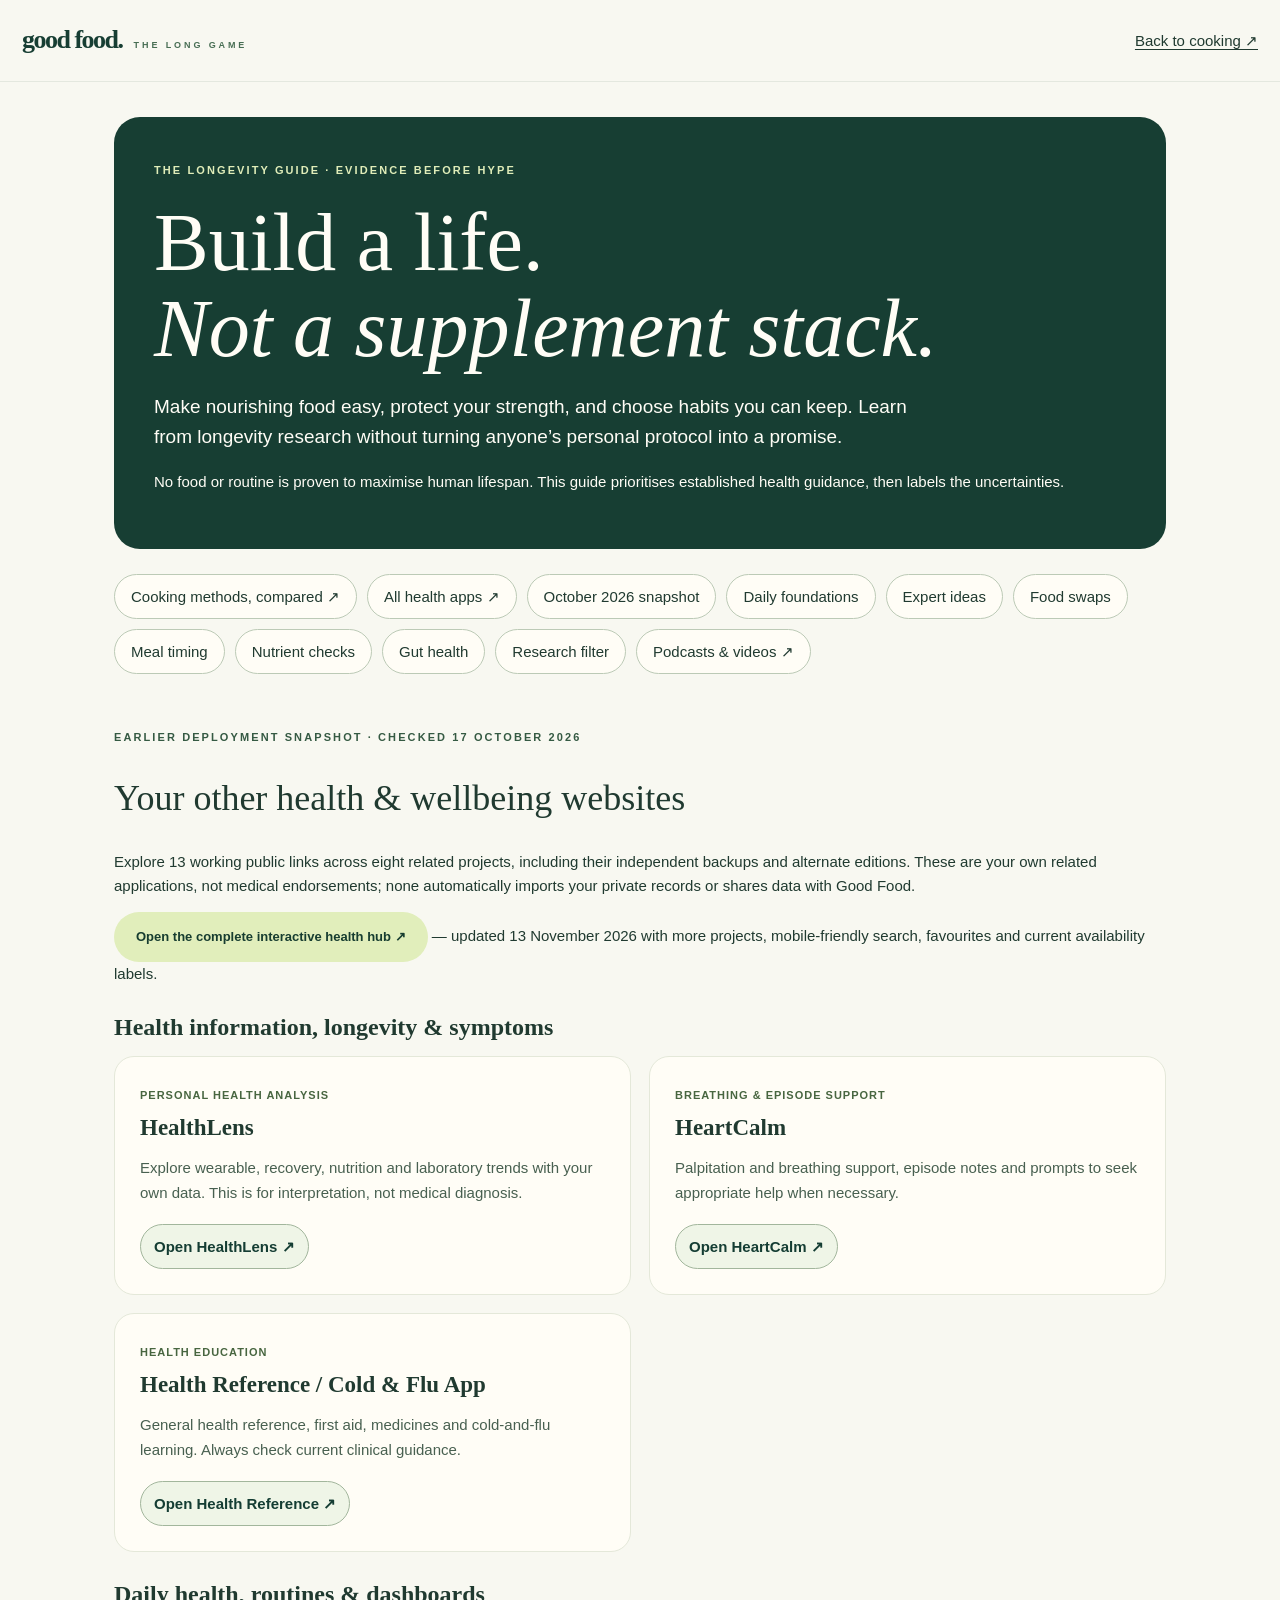
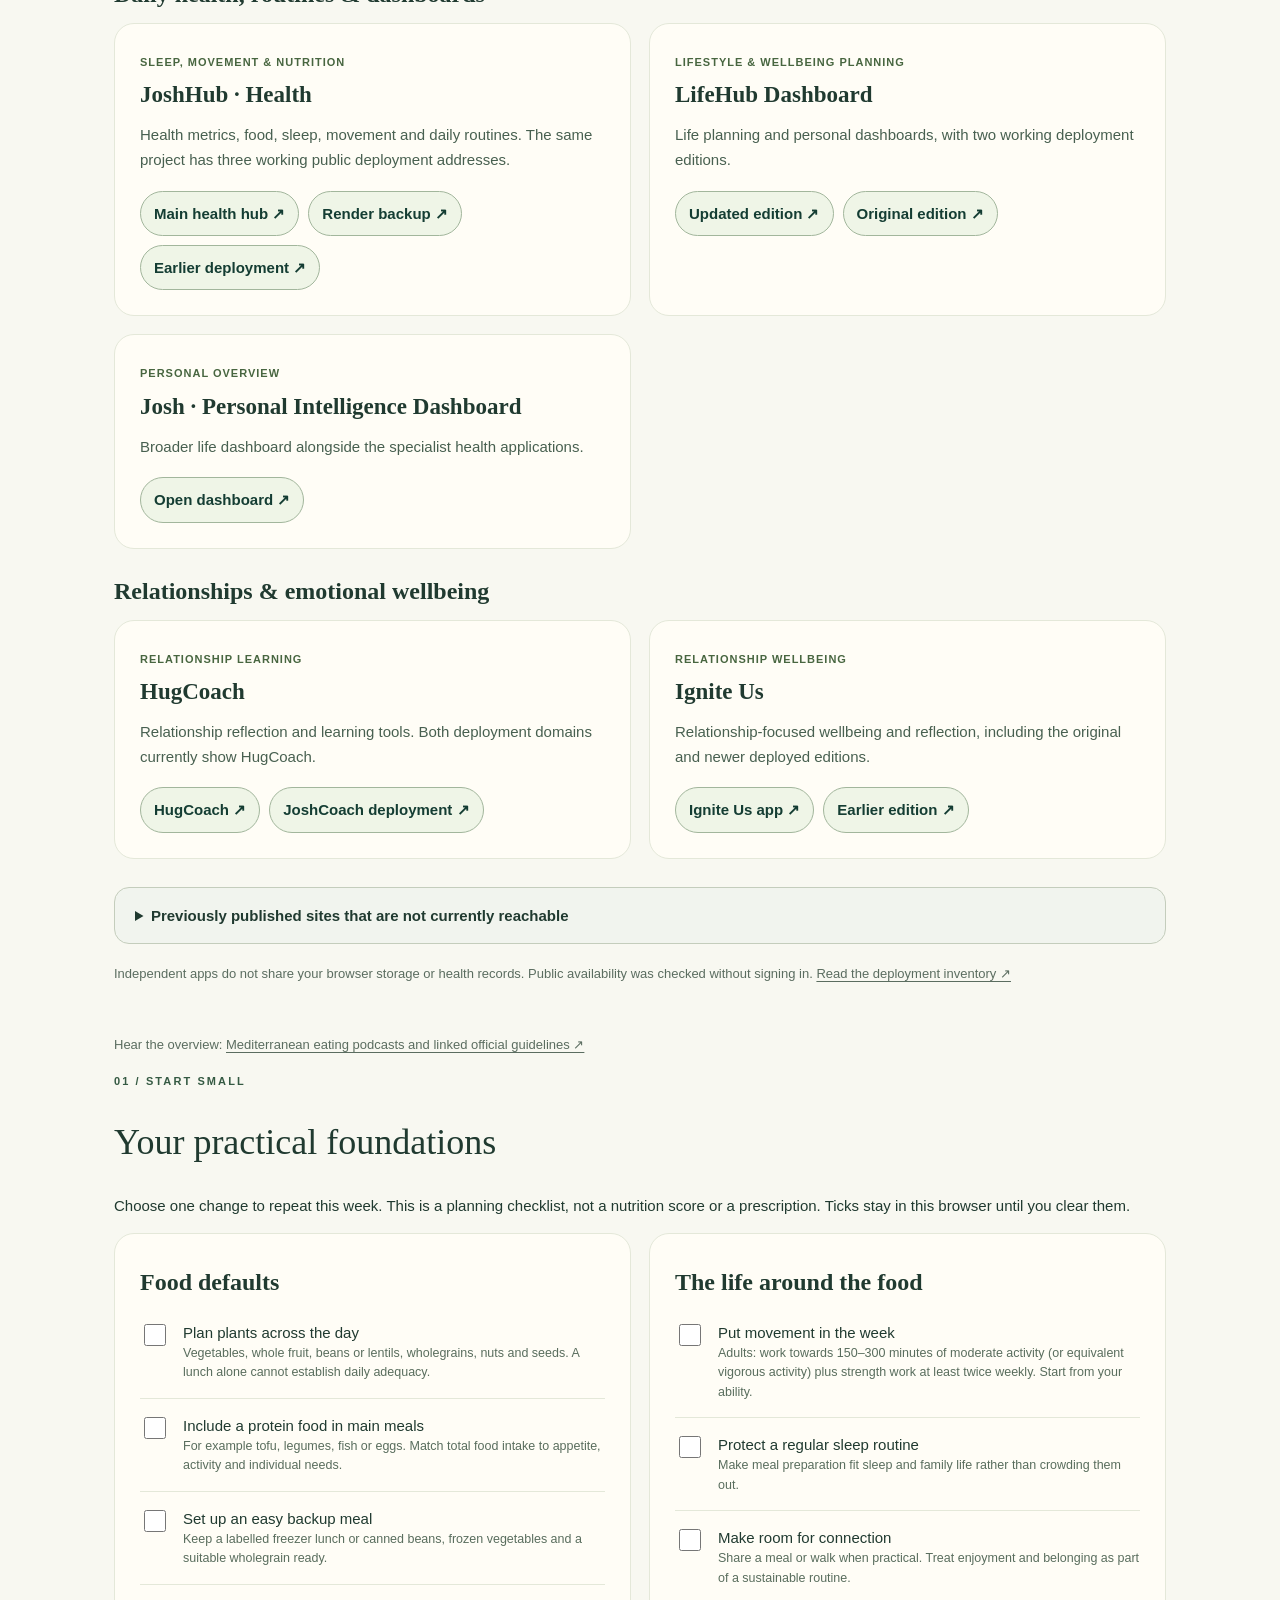
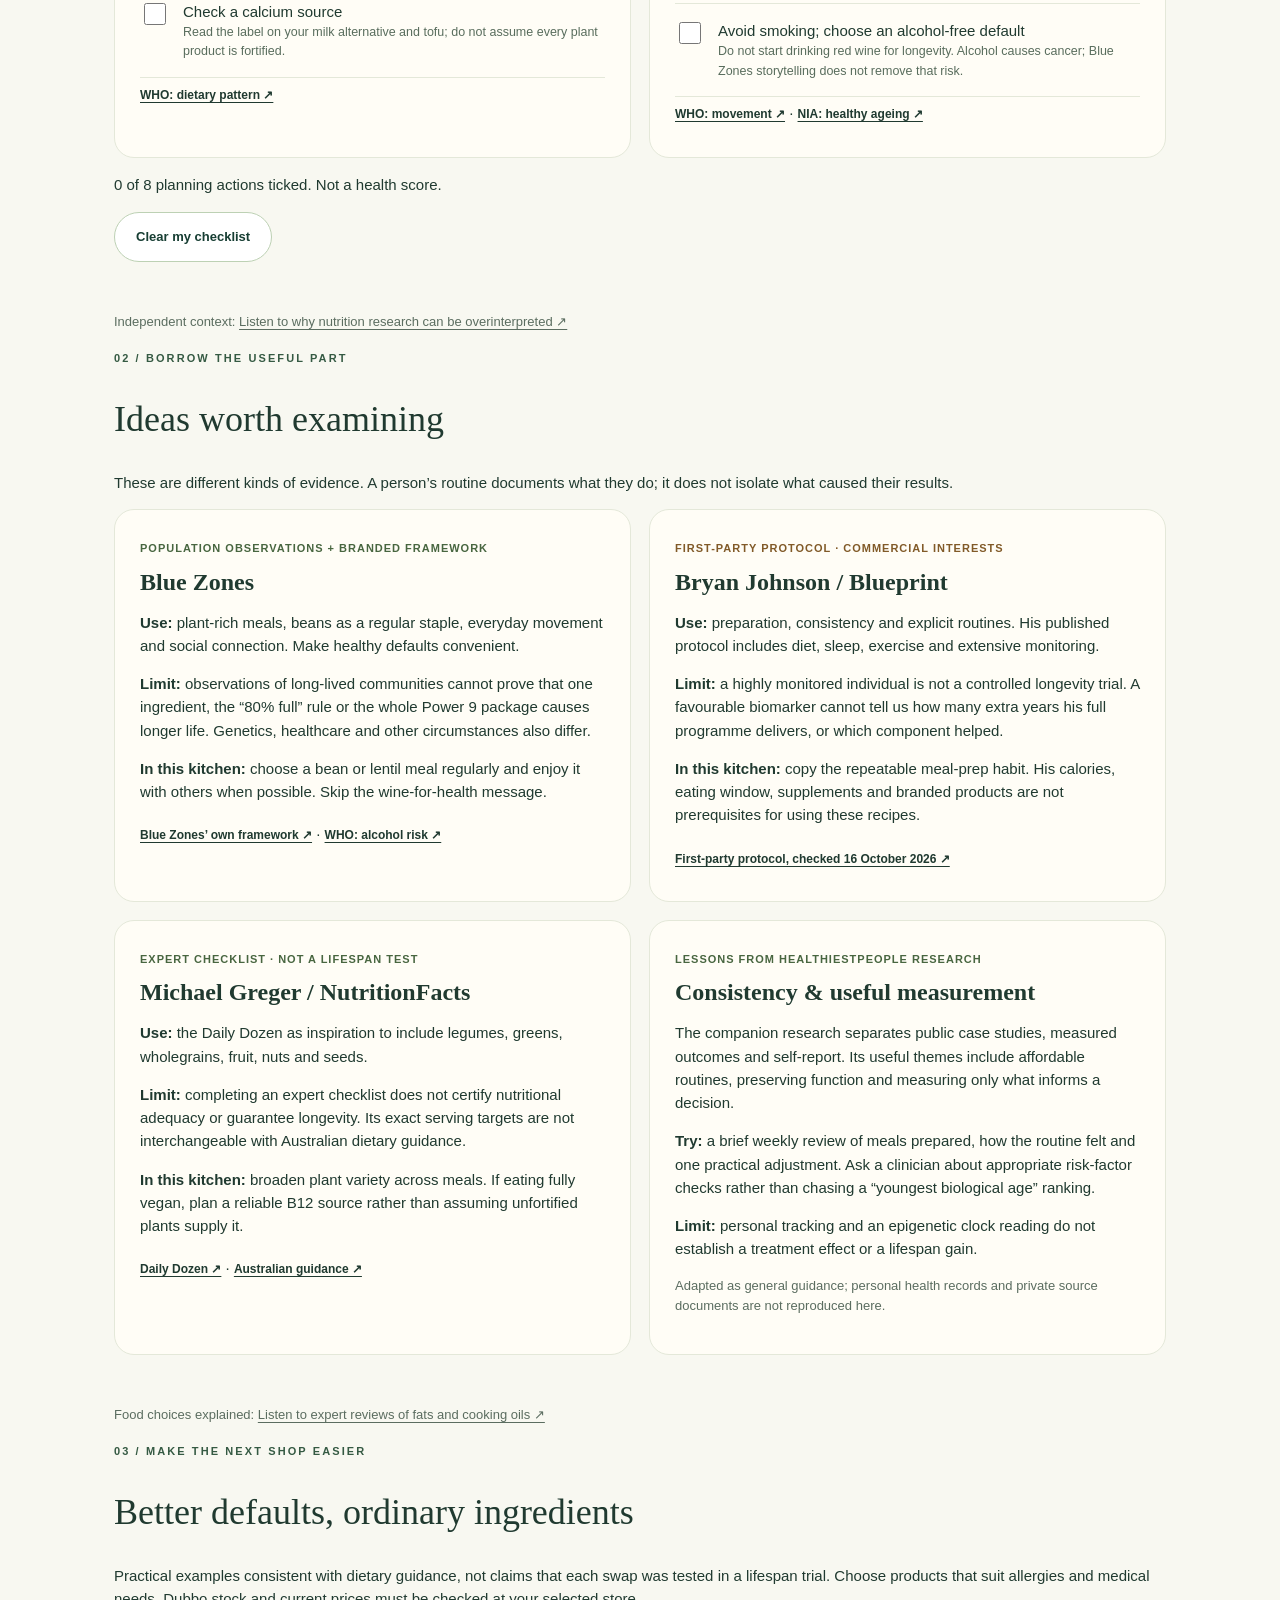
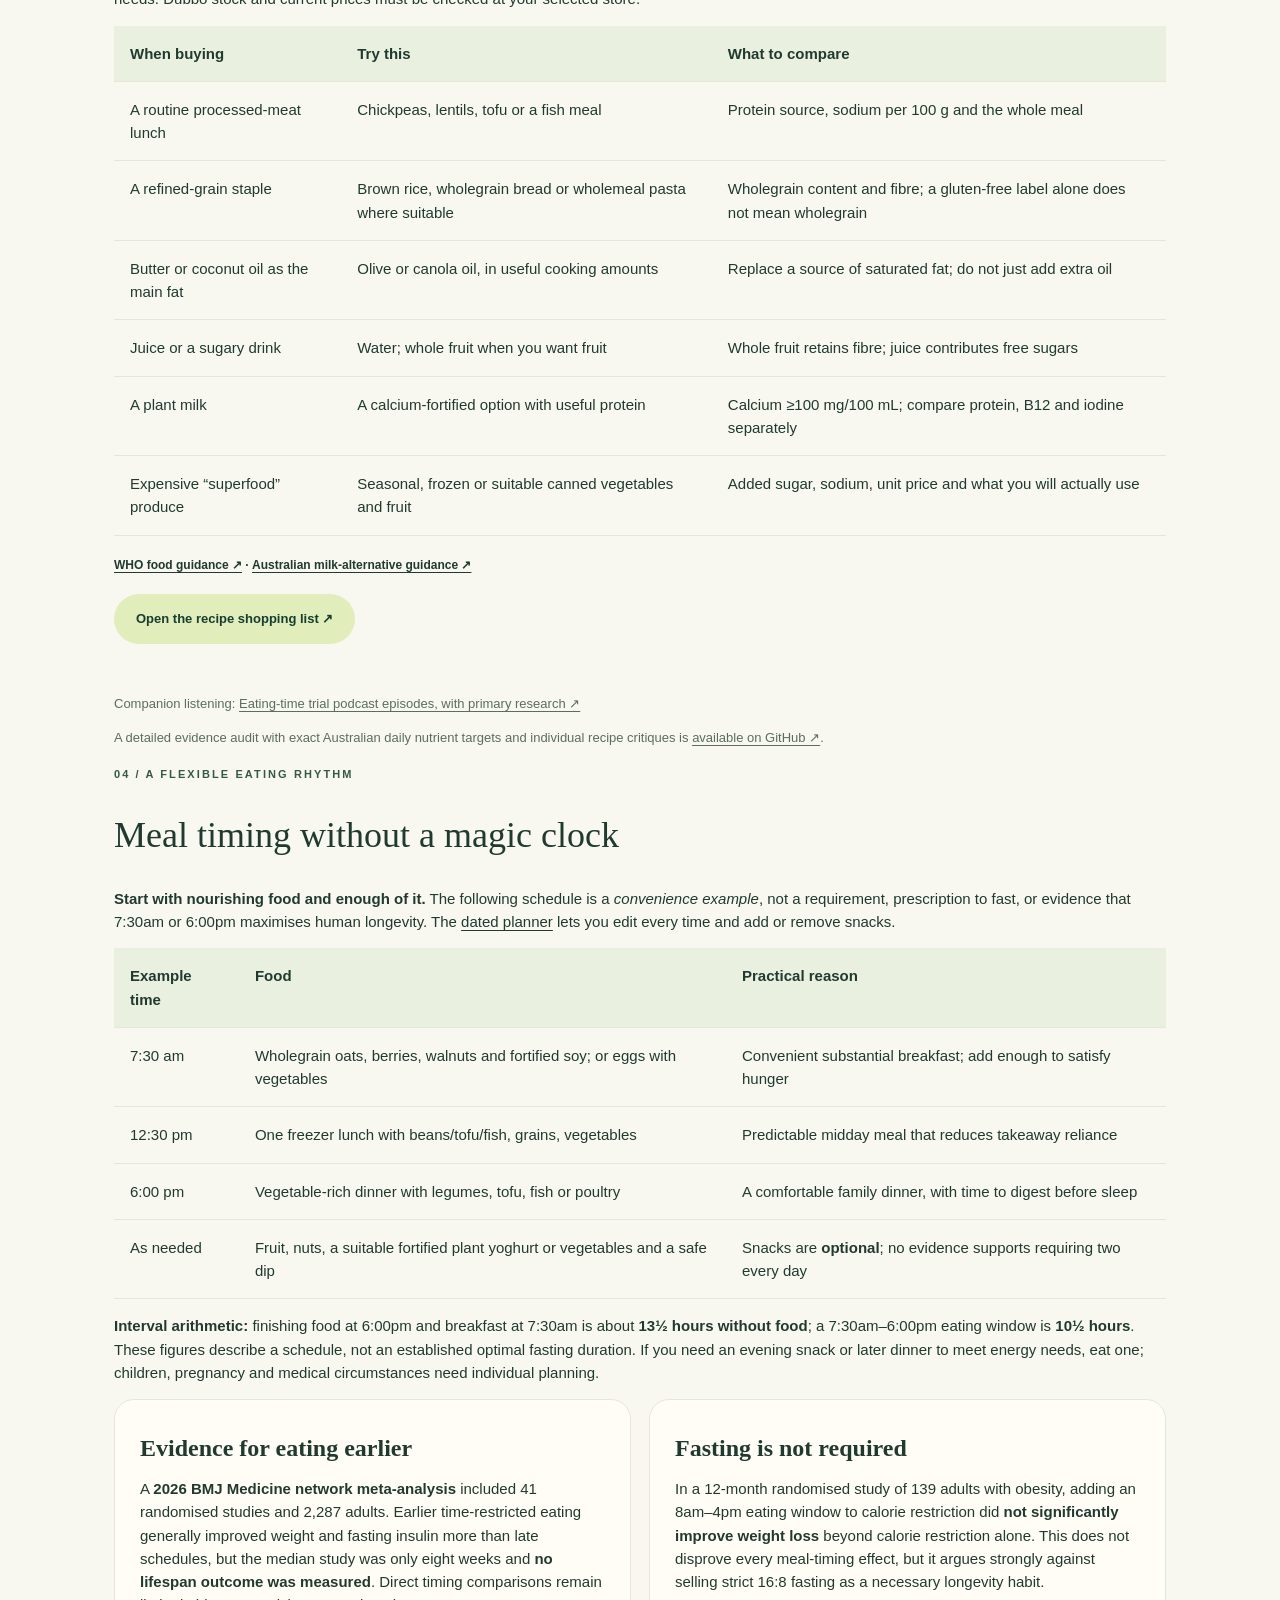
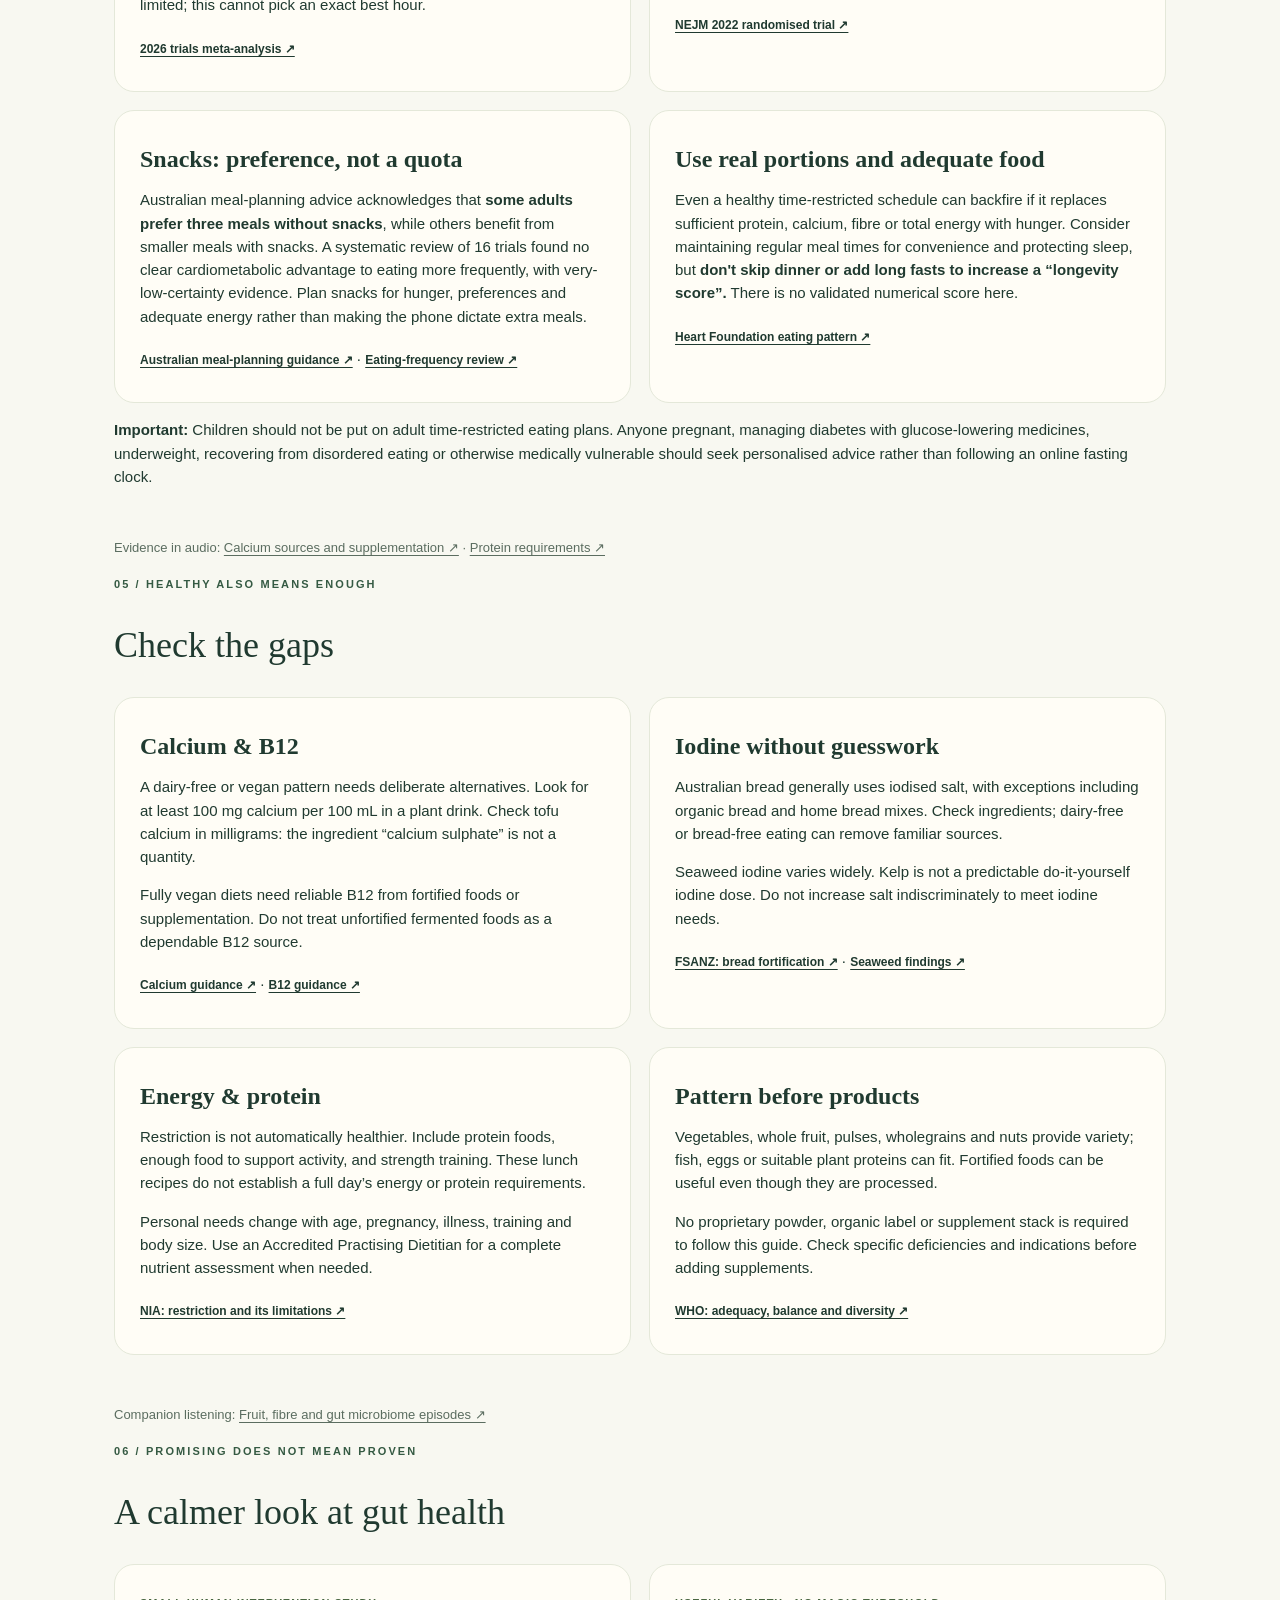
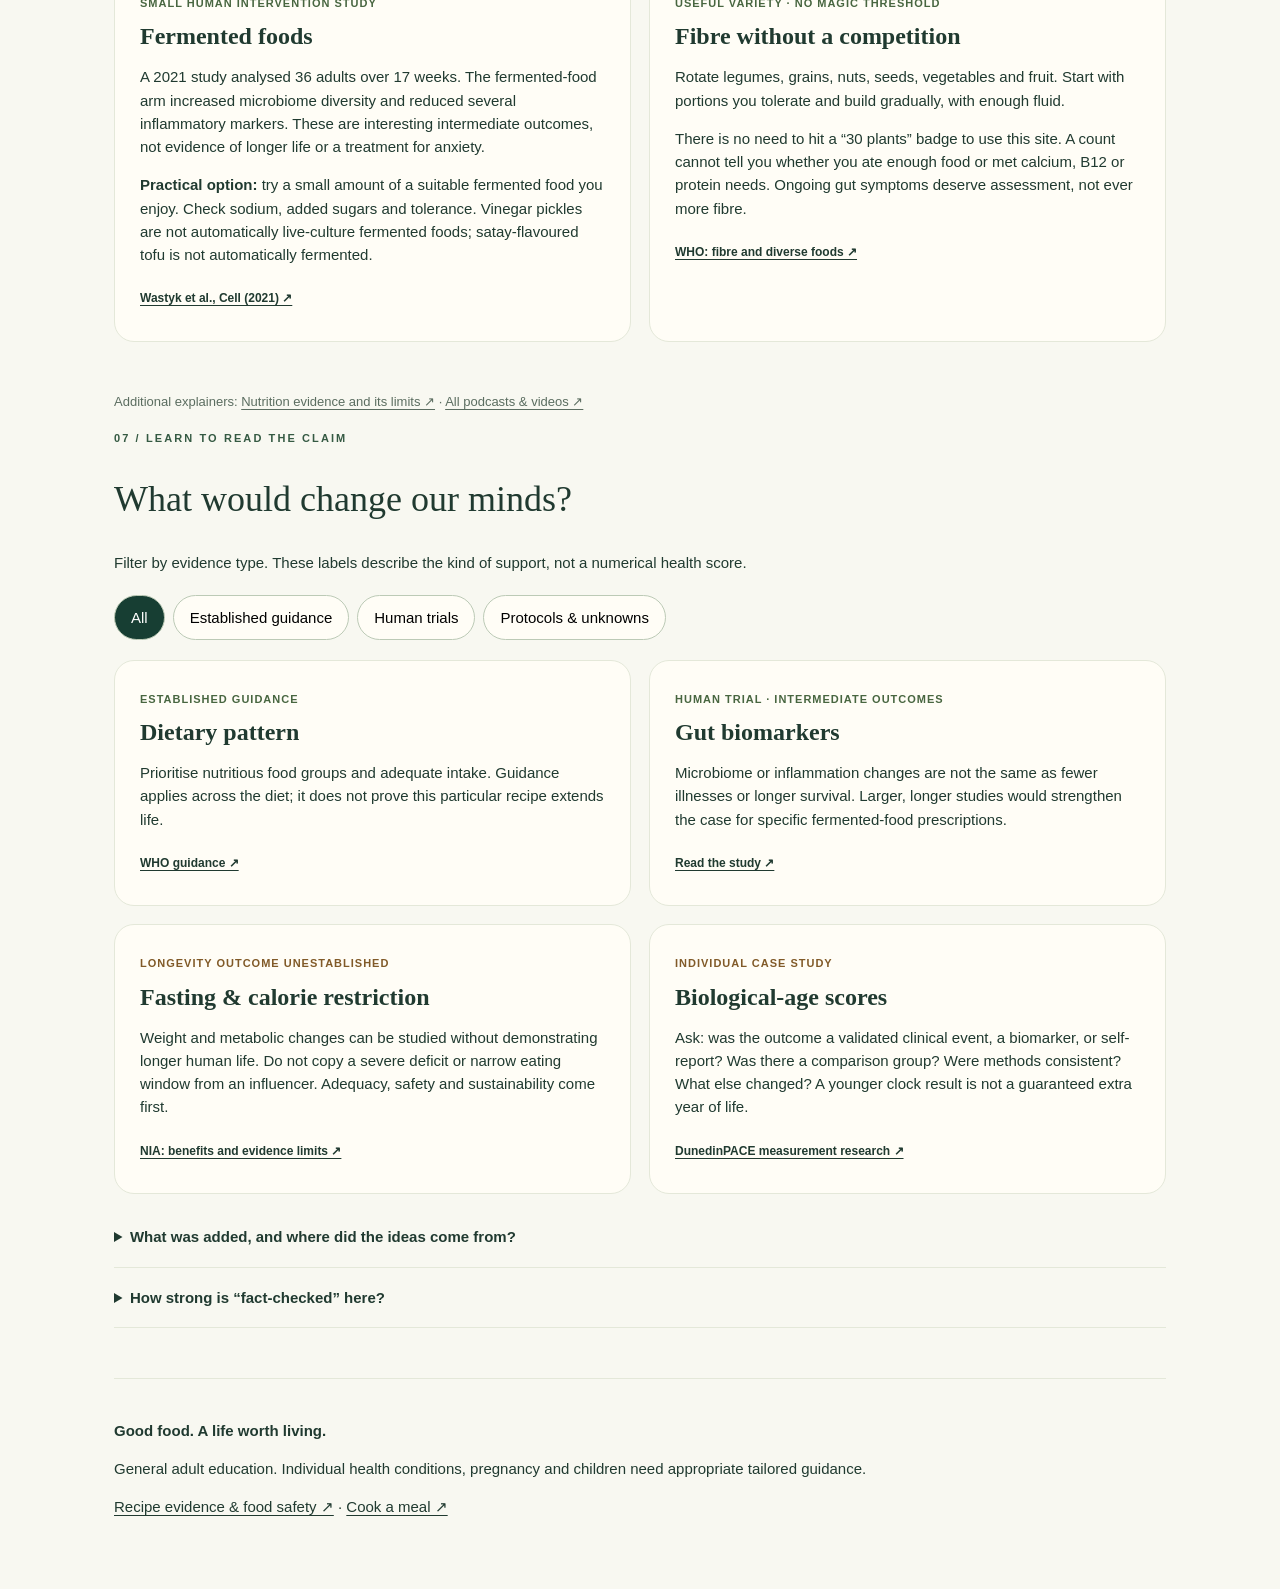
<file: longevity.html>
<!doctype html><html lang="en-AU"><head><meta charset="utf-8"><meta name="viewport" content="width=device-width,initial-scale=1"><title>The longevity guide | Good Food</title><meta name="description" content="Practical food choices and habits, with evidence checks for Blue Zones, Blueprint, NutritionFacts and gut health."><link rel="icon" href="favicon.svg"><link rel="stylesheet" href="site.css"><style>
.guide{max-width:1100px;margin:auto;padding:35px 24px 70px}.guide h1{font:500 clamp(45px,8vw,82px) var(--serif);line-height:1.05;margin:20px 0}.guide h2{font:500 36px var(--serif);line-height:1.2}.guide h3{font:600 24px var(--serif)}.lead{font-size:19px;max-width:760px}.banner{background:var(--pine);color:var(--paper);padding:40px;border-radius:26px}.banner .section-kicker{color:var(--lime)}.jump{display:flex;gap:10px;flex-wrap:wrap;margin:25px 0}.jump a,.filters button{border:1px solid #bccab6;border-radius:30px;padding:10px 16px;background:var(--paper);text-decoration:none}.guide section{scroll-margin-top:95px;margin:50px 0}.grid{display:grid;grid-template-columns:repeat(2,minmax(0,1fr));gap:18px}.card{background:var(--paper);border:1px solid var(--line);border-radius:20px;padding:25px}.card h3{margin:10px 0}.tag{font-size:11px;text-transform:uppercase;letter-spacing:1px;font-weight:700;color:#486640}.caution{color:#815a28}.muted{color:#5b6d60;font-size:13px}.check{display:flex;gap:14px;padding:15px 0;border-bottom:1px solid var(--line);align-items:start}.check input{width:22px;height:22px;flex-shrink:0;accent-color:var(--pine)}.check small{display:block;color:#596d5d}.filters{display:flex;gap:8px;flex-wrap:wrap;margin:20px 0}.filters button[aria-pressed=true]{background:var(--pine);color:white}.guide details{padding:18px 0;border-bottom:1px solid var(--line)}.guide summary{cursor:pointer;font-weight:700}.guide li{margin-bottom:10px}.guide .source{font-size:12px;font-weight:700}.guide .source a,.guide a.source{display:inline-block;padding:8px 0;min-height:32px}.status{min-height:24px}.guide table{width:100%;border-collapse:collapse}.guide th,.guide td{text-align:left;vertical-align:top;padding:16px;border-bottom:1px solid var(--line)}.table-wrap{overflow:auto}.guide th{background:#eaf0e0}.guide footer{border-top:1px solid var(--line);padding-top:25px}.guide a:focus-visible,.guide summary:focus-visible{outline:3px solid #b47c31;outline-offset:4px}@media(max-width:650px){.grid{grid-template-columns:1fr}.banner{padding:26px}.guide{padding:24px 18px}.guide th,.guide td{padding:10px}.header-inner{gap:10px}.guide section{margin:35px 0}}@media print{.site-header,.jump,.filters,button{display:none!important}.guide .card{break-inside:avoid}.guide details{display:block}.guide{padding:0}.banner{background:white;color:black}}
.related-sites h3{font:600 24px var(--serif);margin:29px 0 15px}.related-site h4{font:600 23px var(--serif);margin:10px 0}.related-site p{color:#486050;line-height:1.65}.related-actions{display:flex;gap:9px;flex-wrap:wrap;margin:18px 0 0}.related-actions a{display:inline-flex;min-height:44px;align-items:center;border:1px solid #a2b69c;border-radius:25px;padding:10px 13px;font-weight:700;color:#143d33;background:#eff5e7;text-decoration:none}.related-actions a:hover{background:#dceccf}.related-actions a:focus-visible{outline:3px solid #b47c31;outline-offset:3px}.related-offline{margin-top:28px!important;padding:16px 20px!important;border:1px solid #c4cdbc!important;border-radius:15px;background:#f1f4ee}.related-offline ul{padding-left:20px}.related-provenance{line-height:1.7;margin-top:19px}@media(max-width:650px){.related-actions{flex-direction:column;align-items:stretch}.related-actions a{justify-content:center}.related-site h4{font-size:22px}}html.embedded-site .site-header,html.embedded-site .skip-link{display:none!important}html.embedded-site .guide{padding-top:0!important;padding-bottom:20px!important}html.embedded-site .guide>footer{display:none!important}html.embedded-site body{overflow-x:clip!important}</style></head><body><a class="skip-link" href="#main">Skip to content</a><header class="site-header"><div class="header-inner"><a class="brand" href="index.html#home">good food.<small>THE LONG GAME</small></a><a href="index.html#recipes">Back to cooking ↗</a></div></header><main id="main" class="guide"><div class="banner"><span class="section-kicker">THE LONGEVITY GUIDE · EVIDENCE BEFORE HYPE</span><h1>Build a life.<br><em>Not a supplement stack.</em></h1><p class="lead">Make nourishing food easy, protect your strength, and choose habits you can keep. Learn from longevity research without turning anyone’s personal protocol into a promise.</p><p>No food or routine is proven to maximise human lifespan. This guide prioritises established health guidance, then labels the uncertainties.</p></div><nav class="jump" aria-label="Guide sections"><a href="cooking-methods.html">Cooking methods, compared ↗</a><a href="health-hub.html">All health apps ↗</a><a href="#your-health-sites">October 2026 snapshot</a><a href="#habits">Daily foundations</a><a href="#experts">Expert ideas</a><a href="#swaps">Food swaps</a><a href="#timing">Meal timing</a><a href="#adequacy">Nutrient checks</a><a href="#gut">Gut health</a><a href="#research">Research filter</a><a href="index.html#media">Podcasts & videos ↗</a></nav>
<section id="your-health-sites" aria-labelledby="relatedSitesHeading" class="related-sites"><span class="section-kicker">EARLIER DEPLOYMENT SNAPSHOT · CHECKED 17 OCTOBER 2026</span><h2 id="relatedSitesHeading">Your other health &amp; wellbeing websites</h2><p>Explore 13 working public links across eight related projects, including their independent backups and alternate editions. These are your own related applications, not medical endorsements; none automatically imports your private records or shares data with Good Food.</p><p><a class="btn btn-primary" href="health-hub.html">Open the complete interactive health hub ↗</a> — updated 13 November 2026 with more projects, mobile-friendly search, favourites and current availability labels.</p><div id="relatedHealthSites"><noscript><p>Turn on JavaScript to view the public website directory or <a href="https://github.com/joshualparris/HealthiestFood/blob/main/docs/RELATED_HEALTH_DEPLOYMENTS_2026-10-17.md">read the complete links list on GitHub ↗</a>.</p></noscript></div></section>
<section id="habits"><p class="muted">Hear the overview: <a href="index.html?topic=Mediterranean#media">Mediterranean eating podcasts and linked official guidelines ↗</a></p><span class="section-kicker">01 / START SMALL</span><h2>Your practical foundations</h2><p>Choose one change to repeat this week. This is a planning checklist, not a nutrition score or a prescription. Ticks stay in this browser until you clear them.</p><div class="grid"><div class="card"><h3>Food defaults</h3><label class="check"><input type="checkbox" data-habit="plants"><span>Plan plants across the day<small>Vegetables, whole fruit, beans or lentils, wholegrains, nuts and seeds. A lunch alone cannot establish daily adequacy.</small></span></label><label class="check"><input type="checkbox" data-habit="protein"><span>Include a protein food in main meals<small>For example tofu, legumes, fish or eggs. Match total food intake to appetite, activity and individual needs.</small></span></label><label class="check"><input type="checkbox" data-habit="backup"><span>Set up an easy backup meal<small>Keep a labelled freezer lunch or canned beans, frozen vegetables and a suitable wholegrain ready.</small></span></label><label class="check"><input type="checkbox" data-habit="calcium"><span>Check a calcium source<small>Read the label on your milk alternative and tofu; do not assume every plant product is fortified.</small></span></label><a class="source" href="https://www.who.int/news-room/fact-sheets/detail/healthy-diet">WHO: dietary pattern ↗</a></div><div class="card"><h3>The life around the food</h3><label class="check"><input type="checkbox" data-habit="movement"><span>Put movement in the week<small>Adults: work towards 150–300 minutes of moderate activity (or equivalent vigorous activity) plus strength work at least twice weekly. Start from your ability.</small></span></label><label class="check"><input type="checkbox" data-habit="rest"><span>Protect a regular sleep routine<small>Make meal preparation fit sleep and family life rather than crowding them out.</small></span></label><label class="check"><input type="checkbox" data-habit="company"><span>Make room for connection<small>Share a meal or walk when practical. Treat enjoyment and belonging as part of a sustainable routine.</small></span></label><label class="check"><input type="checkbox" data-habit="alcohol"><span>Avoid smoking; choose an alcohol-free default<small>Do not start drinking red wine for longevity. Alcohol causes cancer; Blue Zones storytelling does not remove that risk.</small></span></label><a class="source" href="https://www.who.int/initiatives/behealthy/physical-activity">WHO: movement ↗</a> · <a class="source" href="https://www.nia.nih.gov/news/calorie-restriction-and-fasting-diets-what-do-we-know">NIA: healthy ageing ↗</a></div></div><p id="habitStatus" class="status" aria-live="polite"></p><button class="btn btn-outline" id="clearHabits">Clear my checklist</button></section>
<section id="experts"><p class="muted">Independent context: <a href="index.html?topic=Research%20literacy#media">Listen to why nutrition research can be overinterpreted ↗</a></p><span class="section-kicker">02 / BORROW THE USEFUL PART</span><h2>Ideas worth examining</h2><p>These are different kinds of evidence. A person’s routine documents what they do; it does not isolate what caused their results.</p><div class="grid">
<article class="card"><span class="tag">Population observations + branded framework</span><h3>Blue Zones</h3><p><strong>Use:</strong> plant-rich meals, beans as a regular staple, everyday movement and social connection. Make healthy defaults convenient.</p><p><strong>Limit:</strong> observations of long-lived communities cannot prove that one ingredient, the “80% full” rule or the whole Power 9 package causes longer life. Genetics, healthcare and other circumstances also differ.</p><p><strong>In this kitchen:</strong> choose a bean or lentil meal regularly and enjoy it with others when possible. Skip the wine-for-health message.</p><a class="source" href="https://www.bluezones.com/resources/principles/">Blue Zones’ own framework ↗</a> · <a class="source" href="https://www.who.int/europe/news/item/04-01-2023-no-level-of-alcohol-consumption-is-safe-for-our-health">WHO: alcohol risk ↗</a></article>
<article class="card"><span class="tag caution">First-party protocol · commercial interests</span><h3>Bryan Johnson / Blueprint</h3><p><strong>Use:</strong> preparation, consistency and explicit routines. His published protocol includes diet, sleep, exercise and extensive monitoring.</p><p><strong>Limit:</strong> a highly monitored individual is not a controlled longevity trial. A favourable biomarker cannot tell us how many extra years his full programme delivers, or which component helped.</p><p><strong>In this kitchen:</strong> copy the repeatable meal-prep habit. His calories, eating window, supplements and branded products are not prerequisites for using these recipes.</p><a class="source" href="https://protocol.bryanjohnson.com/">First-party protocol, checked 16 October 2026 ↗</a></article>
<article class="card"><span class="tag">Expert checklist · not a lifespan test</span><h3>Michael Greger / NutritionFacts</h3><p><strong>Use:</strong> the Daily Dozen as inspiration to include legumes, greens, wholegrains, fruit, nuts and seeds.</p><p><strong>Limit:</strong> completing an expert checklist does not certify nutritional adequacy or guarantee longevity. Its exact serving targets are not interchangeable with Australian dietary guidance.</p><p><strong>In this kitchen:</strong> broaden plant variety across meals. If eating fully vegan, plan a reliable B12 source rather than assuming unfortified plants supply it.</p><a class="source" href="https://nutritionfacts.org/daily-dozen/">Daily Dozen ↗</a> · <a class="source" href="https://www.eatforhealth.gov.au/food-essentials/five-food-groups/lean-meat-and-poultry-fish-eggs-tofu-nuts-and-seeds-and">Australian guidance ↗</a></article>
<article class="card"><span class="tag">Lessons from HealthiestPeople research</span><h3>Consistency & useful measurement</h3><p>The companion research separates public case studies, measured outcomes and self-report. Its useful themes include affordable routines, preserving function and measuring only what informs a decision.</p><p><strong>Try:</strong> a brief weekly review of meals prepared, how the routine felt and one practical adjustment. Ask a clinician about appropriate risk-factor checks rather than chasing a “youngest biological age” ranking.</p><p><strong>Limit:</strong> personal tracking and an epigenetic clock reading do not establish a treatment effect or a lifespan gain.</p><p class="muted">Adapted as general guidance; personal health records and private source documents are not reproduced here.</p></article></div></section>
<section id="swaps"><p class="muted">Food choices explained: <a href="index.html?topic=Fats%20%26%20oils#media">Listen to expert reviews of fats and cooking oils ↗</a></p><span class="section-kicker">03 / MAKE THE NEXT SHOP EASIER</span><h2>Better defaults, ordinary ingredients</h2><p>Practical examples consistent with dietary guidance, not claims that each swap was tested in a lifespan trial. Choose products that suit allergies and medical needs. Dubbo stock and current prices must be checked at your selected store.</p><div class="table-wrap"><table><thead><tr><th>When buying</th><th>Try this</th><th>What to compare</th></tr></thead><tbody><tr><td>A routine processed-meat lunch</td><td>Chickpeas, lentils, tofu or a fish meal</td><td>Protein source, sodium per 100 g and the whole meal</td></tr><tr><td>A refined-grain staple</td><td>Brown rice, wholegrain bread or wholemeal pasta where suitable</td><td>Wholegrain content and fibre; a gluten-free label alone does not mean wholegrain</td></tr><tr><td>Butter or coconut oil as the main fat</td><td>Olive or canola oil, in useful cooking amounts</td><td>Replace a source of saturated fat; do not just add extra oil</td></tr><tr><td>Juice or a sugary drink</td><td>Water; whole fruit when you want fruit</td><td>Whole fruit retains fibre; juice contributes free sugars</td></tr><tr><td>A plant milk</td><td>A calcium-fortified option with useful protein</td><td>Calcium ≥100 mg/100 mL; compare protein, B12 and iodine separately</td></tr><tr><td>Expensive “superfood” produce</td><td>Seasonal, frozen or suitable canned vegetables and fruit</td><td>Added sugar, sodium, unit price and what you will actually use</td></tr></tbody></table></div><p class="source"><a href="https://www.who.int/news-room/fact-sheets/detail/healthy-diet">WHO food guidance ↗</a> · <a href="https://www.eatforhealth.gov.au/food-essentials/five-food-groups/milk-yoghurt-cheese-andor-their-alternatives-mostly-reduced-fat">Australian milk-alternative guidance ↗</a></p><a class="btn btn-primary" href="index.html#shop">Open the recipe shopping list ↗</a></section>
<section id="timing"><p class="muted">Companion listening: <a href="index.html?topic=Meal%20timing#media">Eating-time trial podcast episodes, with primary research ↗</a></p><p class="muted">A detailed evidence audit with exact Australian daily nutrient targets and individual recipe critiques is <a href="https://github.com/joshualparris/HealthiestFood/blob/main/WHOLE_SITE_EVIDENCE_REVIEW_2026-10-17.md">available on GitHub ↗</a>.</p>
 <span class="section-kicker">04 / A FLEXIBLE EATING RHYTHM</span>
 <h2>Meal timing without a magic clock</h2>
 <p><strong>Start with nourishing food and enough of it.</strong> The following schedule is a <em>convenience example</em>, not a requirement, prescription to fast, or evidence that 7:30am or 6:00pm maximises human longevity. The <a href="index.html#plan">dated planner</a> lets you edit every time and add or remove snacks.</p>
 <div class="table-wrap"><table><thead><tr><th>Example time</th><th>Food</th><th>Practical reason</th></tr></thead><tbody>
 <tr><td>7:30 am</td><td>Wholegrain oats, berries, walnuts and fortified soy; or eggs with vegetables</td><td>Convenient substantial breakfast; add enough to satisfy hunger</td></tr>
 <tr><td>12:30 pm</td><td>One freezer lunch with beans/tofu/fish, grains, vegetables</td><td>Predictable midday meal that reduces takeaway reliance</td></tr>
 <tr><td>6:00 pm</td><td>Vegetable-rich dinner with legumes, tofu, fish or poultry</td><td>A comfortable family dinner, with time to digest before sleep</td></tr>
 <tr><td>As needed</td><td>Fruit, nuts, a suitable fortified plant yoghurt or vegetables and a safe dip</td><td>Snacks are <strong>optional</strong>; no evidence supports requiring two every day</td></tr>
 </tbody></table></div>
 <p><strong>Interval arithmetic:</strong> finishing food at 6:00pm and breakfast at 7:30am is about <strong>13½ hours without food</strong>; a 7:30am–6:00pm eating window is <strong>10½ hours</strong>. These figures describe a schedule, not an established optimal fasting duration. If you need an evening snack or later dinner to meet energy needs, eat one; children, pregnancy and medical circumstances need individual planning.</p>
 <div class="grid">
 <article class="card"><h3>Evidence for eating earlier</h3>
 <p>A <strong>2026 BMJ Medicine network meta-analysis</strong> included 41 randomised studies and 2,287 adults. Earlier time-restricted eating generally improved weight and fasting insulin more than late schedules, but the median study was only eight weeks and <strong>no lifespan outcome was measured</strong>. Direct timing comparisons remain limited; this cannot pick an exact best hour.</p>
 <a class="source" href="https://bmjmedicine.bmj.com/content/5/1/e001071" target="_blank" rel="noopener noreferrer">2026 trials meta-analysis ↗</a></article>
 <article class="card"><h3>Fasting is not required</h3>
 <p>In a 12-month randomised study of 139 adults with obesity, adding an 8am–4pm eating window to calorie restriction did <strong>not significantly improve weight loss</strong> beyond calorie restriction alone. This does not disprove every meal-timing effect, but it argues strongly against selling strict 16:8 fasting as a necessary longevity habit.</p>
 <a class="source" href="https://www.nejm.org/doi/full/10.1056/NEJMoa2114833" target="_blank" rel="noopener noreferrer">NEJM 2022 randomised trial ↗</a></article>
 <article class="card"><h3>Snacks: preference, not a quota</h3>
 <p>Australian meal-planning advice acknowledges that <strong>some adults prefer three meals without snacks</strong>, while others benefit from smaller meals with snacks. A systematic review of 16 trials found no clear cardiometabolic advantage to eating more frequently, with very-low-certainty evidence. Plan snacks for hunger, preferences and adequate energy rather than making the phone dictate extra meals.</p>
 <a class="source" href="https://www.eatforhealth.gov.au/eating-well/tips-eating-well/meal-planning" target="_blank" rel="noopener noreferrer">Australian meal-planning guidance ↗</a> · <a class="source" href="https://pubmed.ncbi.nlm.nih.gov/37964316/" target="_blank" rel="noopener noreferrer">Eating-frequency review ↗</a></article>
 <article class="card"><h3>Use real portions and adequate food</h3>
 <p>Even a healthy time-restricted schedule can backfire if it replaces sufficient protein, calcium, fibre or total energy with hunger. Consider maintaining regular meal times for convenience and protecting sleep, but <strong>don't skip dinner or add long fasts to increase a “longevity score”.</strong> There is no validated numerical score here.</p>
 <a class="source" href="https://www.heartfoundation.org.au/healthy-living/healthy-eating/heart-healthy-eating-pattern" target="_blank" rel="noopener noreferrer">Heart Foundation eating pattern ↗</a></article>
 </div>
 <p><strong>Important:</strong> Children should not be put on adult time-restricted eating plans. Anyone pregnant, managing diabetes with glucose-lowering medicines, underweight, recovering from disordered eating or otherwise medically vulnerable should seek personalised advice rather than following an online fasting clock.</p>
 </section>
 <section id="adequacy"><p class="muted">Evidence in audio: <a href="index.html?topic=Calcium%20%26%20fortification#media">Calcium sources and supplementation ↗</a> · <a href="index.html?topic=Protein#media">Protein requirements ↗</a></p><span class="section-kicker">05 / HEALTHY ALSO MEANS ENOUGH</span><h2>Check the gaps</h2><div class="grid"><article class="card"><h3>Calcium & B12</h3><p>A dairy-free or vegan pattern needs deliberate alternatives. Look for at least 100 mg calcium per 100 mL in a plant drink. Check tofu calcium in milligrams: the ingredient “calcium sulphate” is not a quantity.</p><p>Fully vegan diets need reliable B12 from fortified foods or supplementation. Do not treat unfortified fermented foods as a dependable B12 source.</p><a class="source" href="https://www.eatforhealth.gov.au/food-essentials/five-food-groups/milk-yoghurt-cheese-andor-their-alternatives-mostly-reduced-fat">Calcium guidance ↗</a> · <a class="source" href="https://www.eatforhealth.gov.au/food-essentials/five-food-groups/lean-meat-and-poultry-fish-eggs-tofu-nuts-and-seeds-and">B12 guidance ↗</a></article><article class="card"><h3>Iodine without guesswork</h3><p>Australian bread generally uses iodised salt, with exceptions including organic bread and home bread mixes. Check ingredients; dairy-free or bread-free eating can remove familiar sources.</p><p>Seaweed iodine varies widely. Kelp is not a predictable do-it-yourself iodine dose. Do not increase salt indiscriminately to meet iodine needs.</p><a class="source" href="https://www.foodstandards.gov.au/consumer/food-fortification/iodine-fortification">FSANZ: bread fortification ↗</a> · <a class="source" href="https://www.foodstandards.gov.au/science-data/monitoring-safety/surveyofiodinelevels">Seaweed findings ↗</a></article><article class="card"><h3>Energy & protein</h3><p>Restriction is not automatically healthier. Include protein foods, enough food to support activity, and strength training. These lunch recipes do not establish a full day’s energy or protein requirements.</p><p>Personal needs change with age, pregnancy, illness, training and body size. Use an Accredited Practising Dietitian for a complete nutrient assessment when needed.</p><a class="source" href="https://www.nia.nih.gov/news/calorie-restriction-and-fasting-diets-what-do-we-know">NIA: restriction and its limitations ↗</a></article><article class="card"><h3>Pattern before products</h3><p>Vegetables, whole fruit, pulses, wholegrains and nuts provide variety; fish, eggs or suitable plant proteins can fit. Fortified foods can be useful even though they are processed.</p><p>No proprietary powder, organic label or supplement stack is required to follow this guide. Check specific deficiencies and indications before adding supplements.</p><a class="source" href="https://www.who.int/news-room/fact-sheets/detail/healthy-diet">WHO: adequacy, balance and diversity ↗</a></article></div></section>
<section id="gut"><p class="muted">Companion listening: <a href="index.html?topic=Plants%20%26%20fibre#media">Fruit, fibre and gut microbiome episodes ↗</a></p><span class="section-kicker">06 / PROMISING DOES NOT MEAN PROVEN</span><h2>A calmer look at gut health</h2><div class="grid"><article class="card"><span class="tag">Small human intervention study</span><h3>Fermented foods</h3><p>A 2021 study analysed 36 adults over 17 weeks. The fermented-food arm increased microbiome diversity and reduced several inflammatory markers. These are interesting intermediate outcomes, not evidence of longer life or a treatment for anxiety.</p><p><strong>Practical option:</strong> try a small amount of a suitable fermented food you enjoy. Check sodium, added sugars and tolerance. Vinegar pickles are not automatically live-culture fermented foods; satay-flavoured tofu is not automatically fermented.</p><a class="source" href="https://pubmed.ncbi.nlm.nih.gov/34256014/">Wastyk et al., Cell (2021) ↗</a></article><article class="card"><span class="tag">Useful variety · no magic threshold</span><h3>Fibre without a competition</h3><p>Rotate legumes, grains, nuts, seeds, vegetables and fruit. Start with portions you tolerate and build gradually, with enough fluid.</p><p>There is no need to hit a “30 plants” badge to use this site. A count cannot tell you whether you ate enough food or met calcium, B12 or protein needs. Ongoing gut symptoms deserve assessment, not ever more fibre.</p><a class="source" href="https://www.who.int/news-room/fact-sheets/detail/healthy-diet">WHO: fibre and diverse foods ↗</a></article></div></section>
<section id="research"><p class="muted">Additional explainers: <a href="index.html?topic=Research%20literacy#media">Nutrition evidence and its limits ↗</a> · <a href="index.html#media">All podcasts &amp; videos ↗</a></p><span class="section-kicker">07 / LEARN TO READ THE CLAIM</span><h2>What would change our minds?</h2><p>Filter by evidence type. These labels describe the kind of support, not a numerical health score.</p><div class="filters" role="group" aria-label="Filter research"><button data-filter="all" aria-pressed="true">All</button><button data-filter="guidance" aria-pressed="false">Established guidance</button><button data-filter="trial" aria-pressed="false">Human trials</button><button data-filter="protocol" aria-pressed="false">Protocols & unknowns</button></div><div id="researchCards" class="grid">
<article class="card" data-evidence="guidance"><span class="tag">Established guidance</span><h3>Dietary pattern</h3><p>Prioritise nutritious food groups and adequate intake. Guidance applies across the diet; it does not prove this particular recipe extends life.</p><a class="source" href="https://www.who.int/news-room/fact-sheets/detail/healthy-diet">WHO guidance ↗</a></article>
<article class="card" data-evidence="trial"><span class="tag">Human trial · intermediate outcomes</span><h3>Gut biomarkers</h3><p>Microbiome or inflammation changes are not the same as fewer illnesses or longer survival. Larger, longer studies would strengthen the case for specific fermented-food prescriptions.</p><a class="source" href="https://pubmed.ncbi.nlm.nih.gov/34256014/">Read the study ↗</a></article>
<article class="card" data-evidence="protocol"><span class="tag caution">Longevity outcome unestablished</span><h3>Fasting & calorie restriction</h3><p>Weight and metabolic changes can be studied without demonstrating longer human life. Do not copy a severe deficit or narrow eating window from an influencer. Adequacy, safety and sustainability come first.</p><a class="source" href="https://www.nia.nih.gov/news/research-intermittent-fasting-shows-health-benefits">NIA: benefits and evidence limits ↗</a></article>
<article class="card" data-evidence="protocol"><span class="tag caution">Individual case study</span><h3>Biological-age scores</h3><p>Ask: was the outcome a validated clinical event, a biomarker, or self-report? Was there a comparison group? Were methods consistent? What else changed? A younger clock result is not a guaranteed extra year of life.</p><a class="source" href="https://pubmed.ncbi.nlm.nih.gov/35029144/">DunedinPACE measurement research ↗</a></article></div><p id="filterStatus" class="muted" role="status"></p>
<details><summary>What was added, and where did the ideas come from?</summary><p>The existing cooking site already covered four meals, food labels, freezing, estimated costs and a recipe evidence ledger. This extension adds everyday habits, an expert comparison, practical swaps, adequacy checks, gut-health limits and a research-reading framework.</p><p>Discovery included nutrition and integrated-longevity research in the owner’s Google Drive, a Blueprint translation document and the HealthiestPeople research repository. These materials were treated as leads, not independent proof. Private health histories, document links and personal measurements are omitted. Public recommendations link to the public sources used to check them.</p><p>This was a targeted review, not an exhaustive search of every file or the entire literature.</p></details><details><summary>How strong is “fact-checked” here?</summary><p>Sources were reviewed on 16 October 2026. Source links distinguish official guidance, a published human study, and first-party expert protocols. Practical suggestions are translations of the evidence, not experimentally validated packages. Older research is dated where discussed. No claim of maximum lifespan, complete nutrient adequacy, verified Dubbo stock or current shelf pricing is made.</p></details></section><footer><p><strong>Good food. A life worth living.</strong></p><p>General adult education. Individual health conditions, pregnancy and children need appropriate tailored guidance.</p><a href="index.html#science">Recipe evidence & food safety ↗</a> · <a href="index.html#recipes">Cook a meal ↗</a></footer></main>
<script>
(()=>{'use strict';const key='good-food-longevity-habits-v1';let saved={};try{saved=JSON.parse(localStorage.getItem(key)||'{}');if(!saved||typeof saved!=='object')saved={};}catch{}const boxes=[...document.querySelectorAll('[data-habit]')];let available=true;function update(){const n=boxes.filter(b=>b.checked).length;document.getElementById('habitStatus').textContent=n+' of '+boxes.length+' planning actions ticked. Not a health score.'+(available?'':' Storage unavailable; ticks last only for this visit.');}function save(){try{localStorage.setItem(key,JSON.stringify(Object.fromEntries(boxes.map(b=>[b.dataset.habit,b.checked]))));}catch{available=false;}update();}boxes.forEach(b=>{b.checked=saved[b.dataset.habit]===true;b.addEventListener('change',save);});document.getElementById('clearHabits').addEventListener('click',()=>{boxes.forEach(b=>b.checked=false);save();});update();document.querySelectorAll('[data-filter]').forEach(button=>button.addEventListener('click',()=>{const f=button.dataset.filter;document.querySelectorAll('[data-filter]').forEach(b=>b.setAttribute('aria-pressed',String(b===button)));let n=0;document.querySelectorAll('[data-evidence]').forEach(card=>{card.hidden=f!=='all'&&card.dataset.evidence!==f;if(!card.hidden)n++;});document.getElementById('filterStatus').textContent=n+' research cards shown.';}));})();
</script><script src="related-health-sites.js" defer></script><script src="iframe-route-bridge.js" defer></script></body></html>
</file>
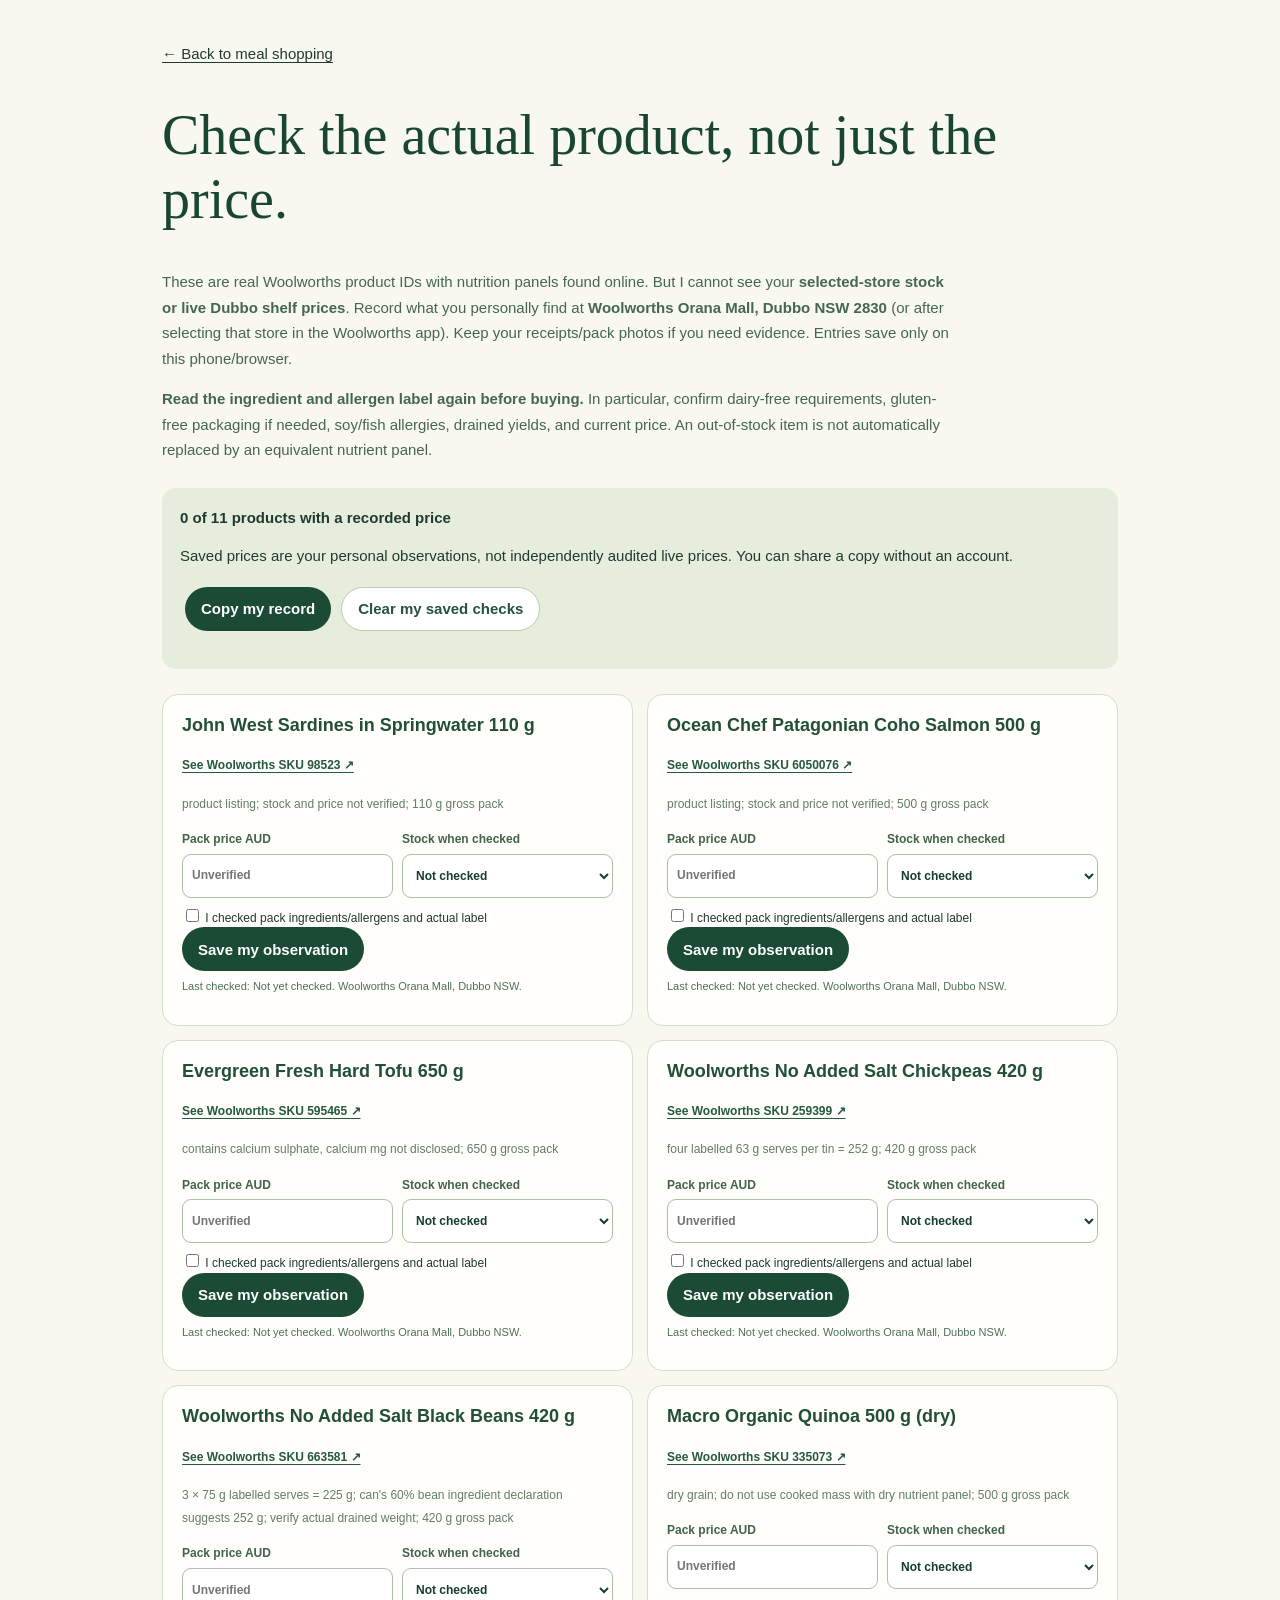
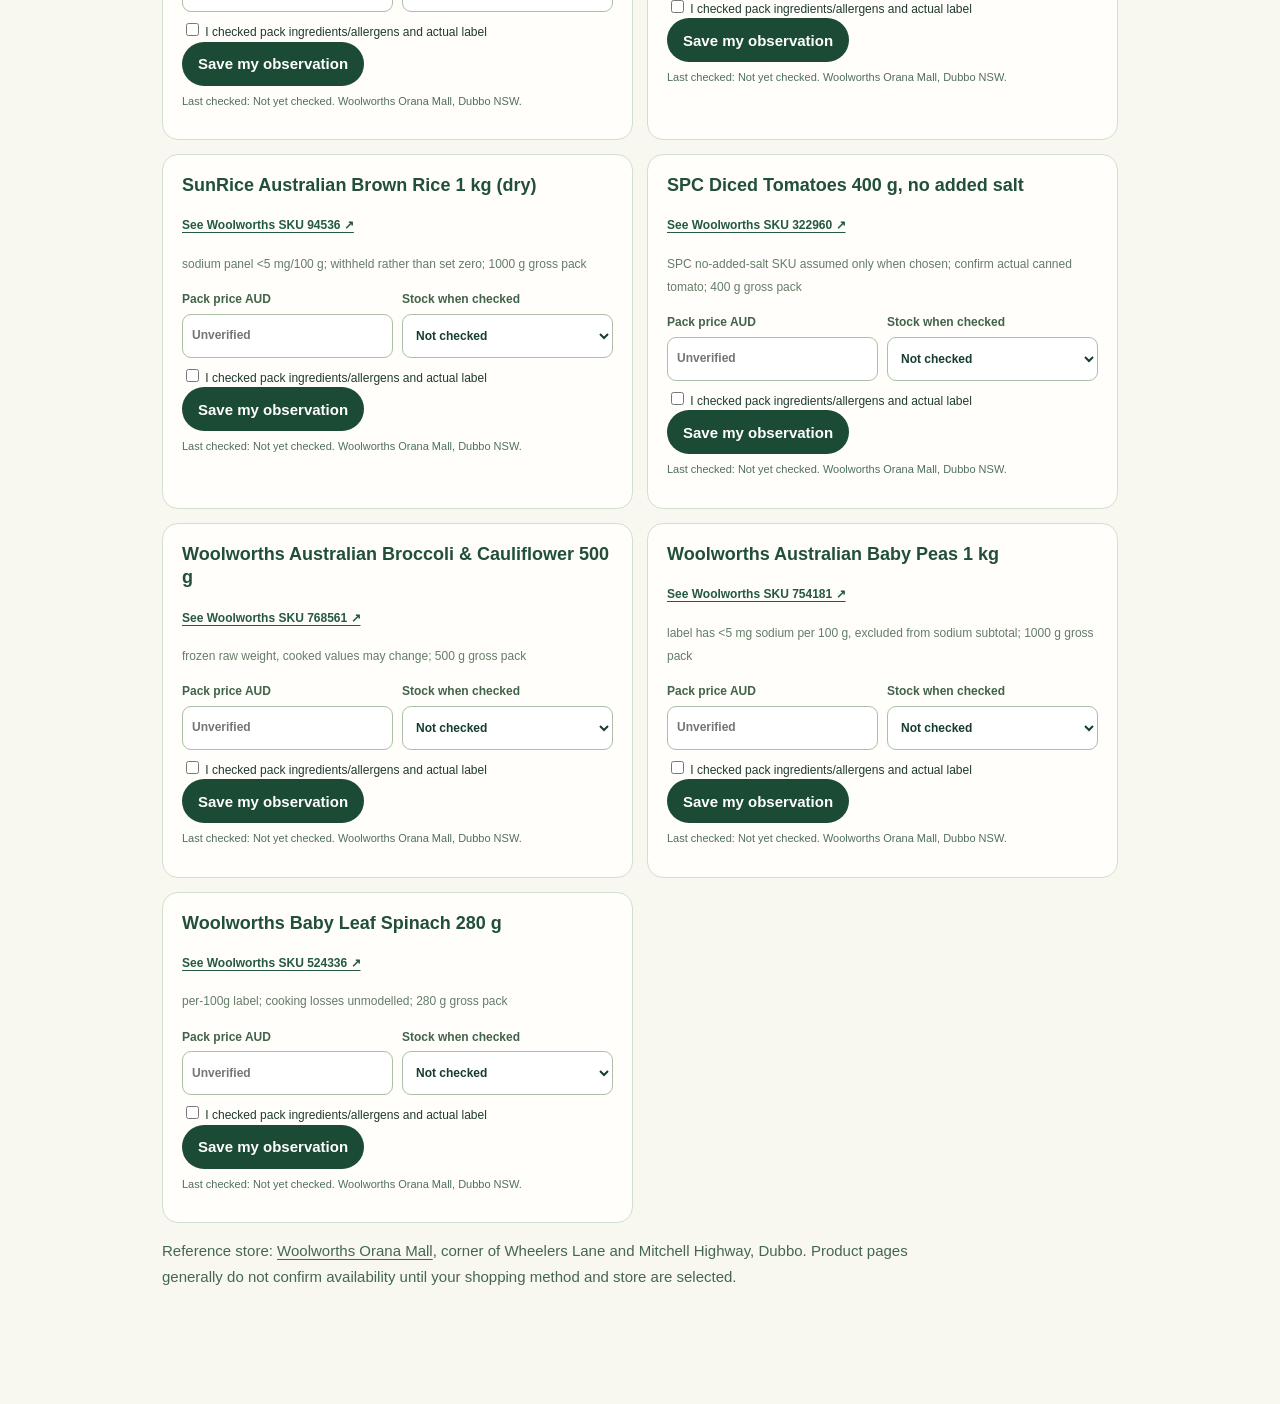
<file: product-check.html>
<!doctype html><html lang="en-AU"><head><meta charset="utf-8"><meta name="viewport" content="width=device-width,initial-scale=1"><meta name="theme-color" content="#143d33">
<title>Dubbo Woolworths product checker | Good Food</title><link rel="stylesheet" href="site.css"><link rel="icon" href="favicon.svg" type="image/svg+xml">
<style>
.product-verify{max-width:990px;margin:0 auto;padding:27px 17px 100px}.product-verify h1{font:500 clamp(35px,8vw,56px)/1.15 Georgia,serif;color:#194631}
.verify-intro{line-height:1.7;max-width:800px;color:#456650}
.verify-list{display:grid;grid-template-columns:repeat(2,minmax(0,1fr));gap:14px}
.verify-card{background:#fffefa;border:1px solid #d2dfce;border-radius:16px;padding:19px;min-width:0}
.verify-card h2{font-size:18px;line-height:1.3;color:#224f38;margin:0 0 9px}
.verify-card a{color:#255941;font-size:12px;font-weight:750}
.verify-card small{color:#647c68;font-size:12px}
.verify-fields{display:grid;grid-template-columns:1fr 1fr;gap:9px;margin:16px 0 8px}
.verify-fields label{font-size:12px;font-weight:750;color:#42634b}
.verify-fields input,.verify-fields select{margin-top:5px;display:block;width:100%;min-height:44px;border:1px solid #acbfa7;background:#fff;border-radius:9px;padding:9px;color:#173d30}
.verify-card button,.verify-tools button{border:0;background:#1c4b35;color:#fff;border-radius:99px;min-height:44px;padding:9px 16px;font-weight:750}
.verify-stamp{font-size:11px;line-height:1.5;color:#506f5c;margin-top:7px}
.verify-tools{margin:25px 0;padding:18px;background:#e6eddd;border-radius:14px}
.verify-tools button{margin:5px}.verify-tools .secondary{background:#fff;color:#27523f;border:1px solid #bacbb5}
@media(max-width:660px){.verify-list{grid-template-columns:1fr}.verify-fields{grid-template-columns:1fr 1fr}}
</style>
<script src="nutrient-ledger.js" defer></script><script src="product-check.js" defer></script></head>
<body><main class="product-verify">
<p><a href="index.html#shop">← Back to meal shopping</a></p>
<h1>Check the actual product, not just the price.</h1>
<p class="verify-intro">These are real Woolworths product IDs with nutrition panels found online. But I cannot see your <strong>selected-store stock or live Dubbo shelf prices</strong>. Record what you personally find at <strong>Woolworths Orana Mall, Dubbo NSW 2830</strong> (or after selecting that store in the Woolworths app). Keep your receipts/pack photos if you need evidence. Entries save only on this phone/browser.</p>
<p class="verify-intro"><strong>Read the ingredient and allergen label again before buying.</strong> In particular, confirm dairy-free requirements, gluten-free packaging if needed, soy/fish allergies, drained yields, and current price. An out-of-stock item is not automatically replaced by an equivalent nutrient panel.</p>
<section class="verify-tools"><strong id="verifyCount">Loading product records…</strong><p>Saved prices are your personal observations, not independently audited live prices. You can share a copy without an account.</p><button type="button" id="copyProductPrices">Copy my record</button><button type="button" id="clearProductPrices" class="secondary">Clear my saved checks</button><p id="verifyStatus" role="status" aria-live="polite"></p></section>
<section id="verifyProducts" class="verify-list" aria-label="Product-by-product checking checklist"></section>
<p class="verify-intro">Reference store: <a href="https://www.oranamall.com.au/woolworths/" target="_blank" rel="noopener noreferrer">Woolworths Orana Mall</a>, corner of Wheelers Lane and Mitchell Highway, Dubbo. Product pages generally do not confirm availability until your shopping method and store are selected.</p>
</main><script src="iframe-route-bridge.js" defer></script></body></html>
</file>
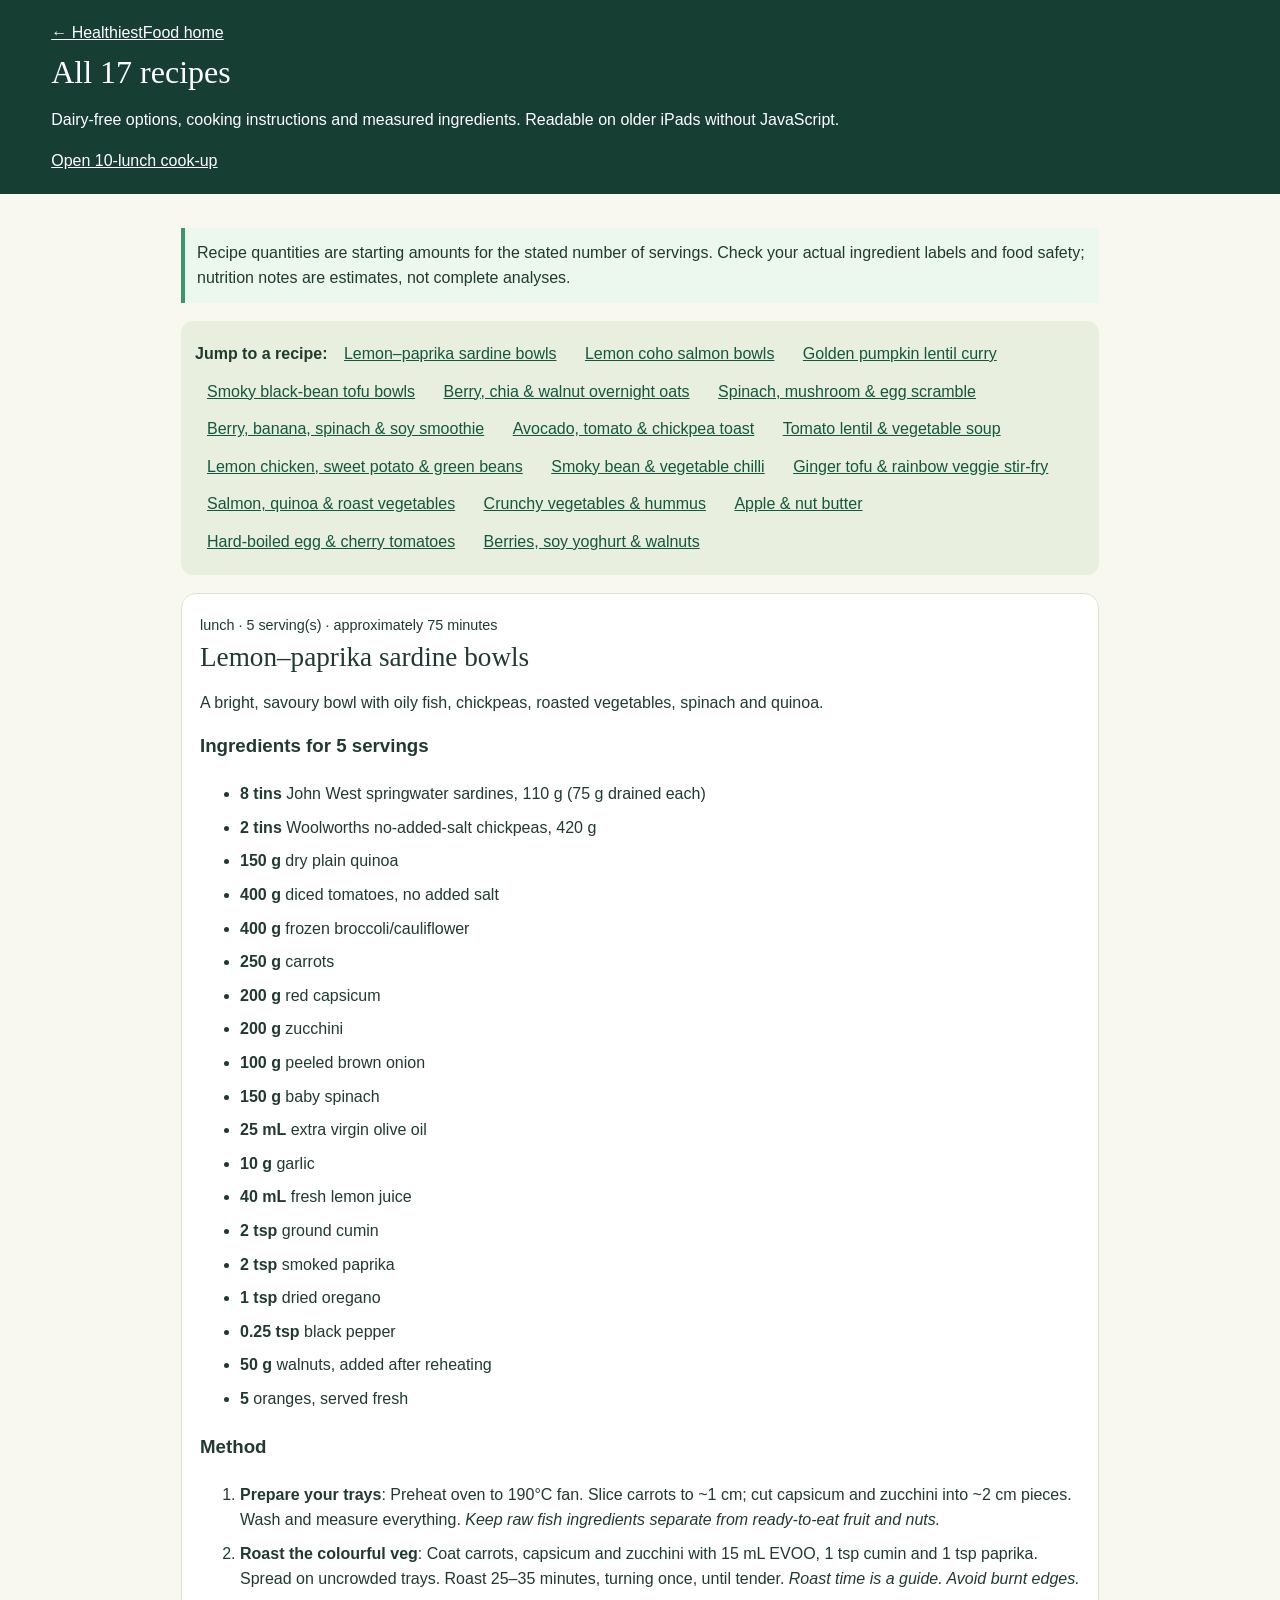
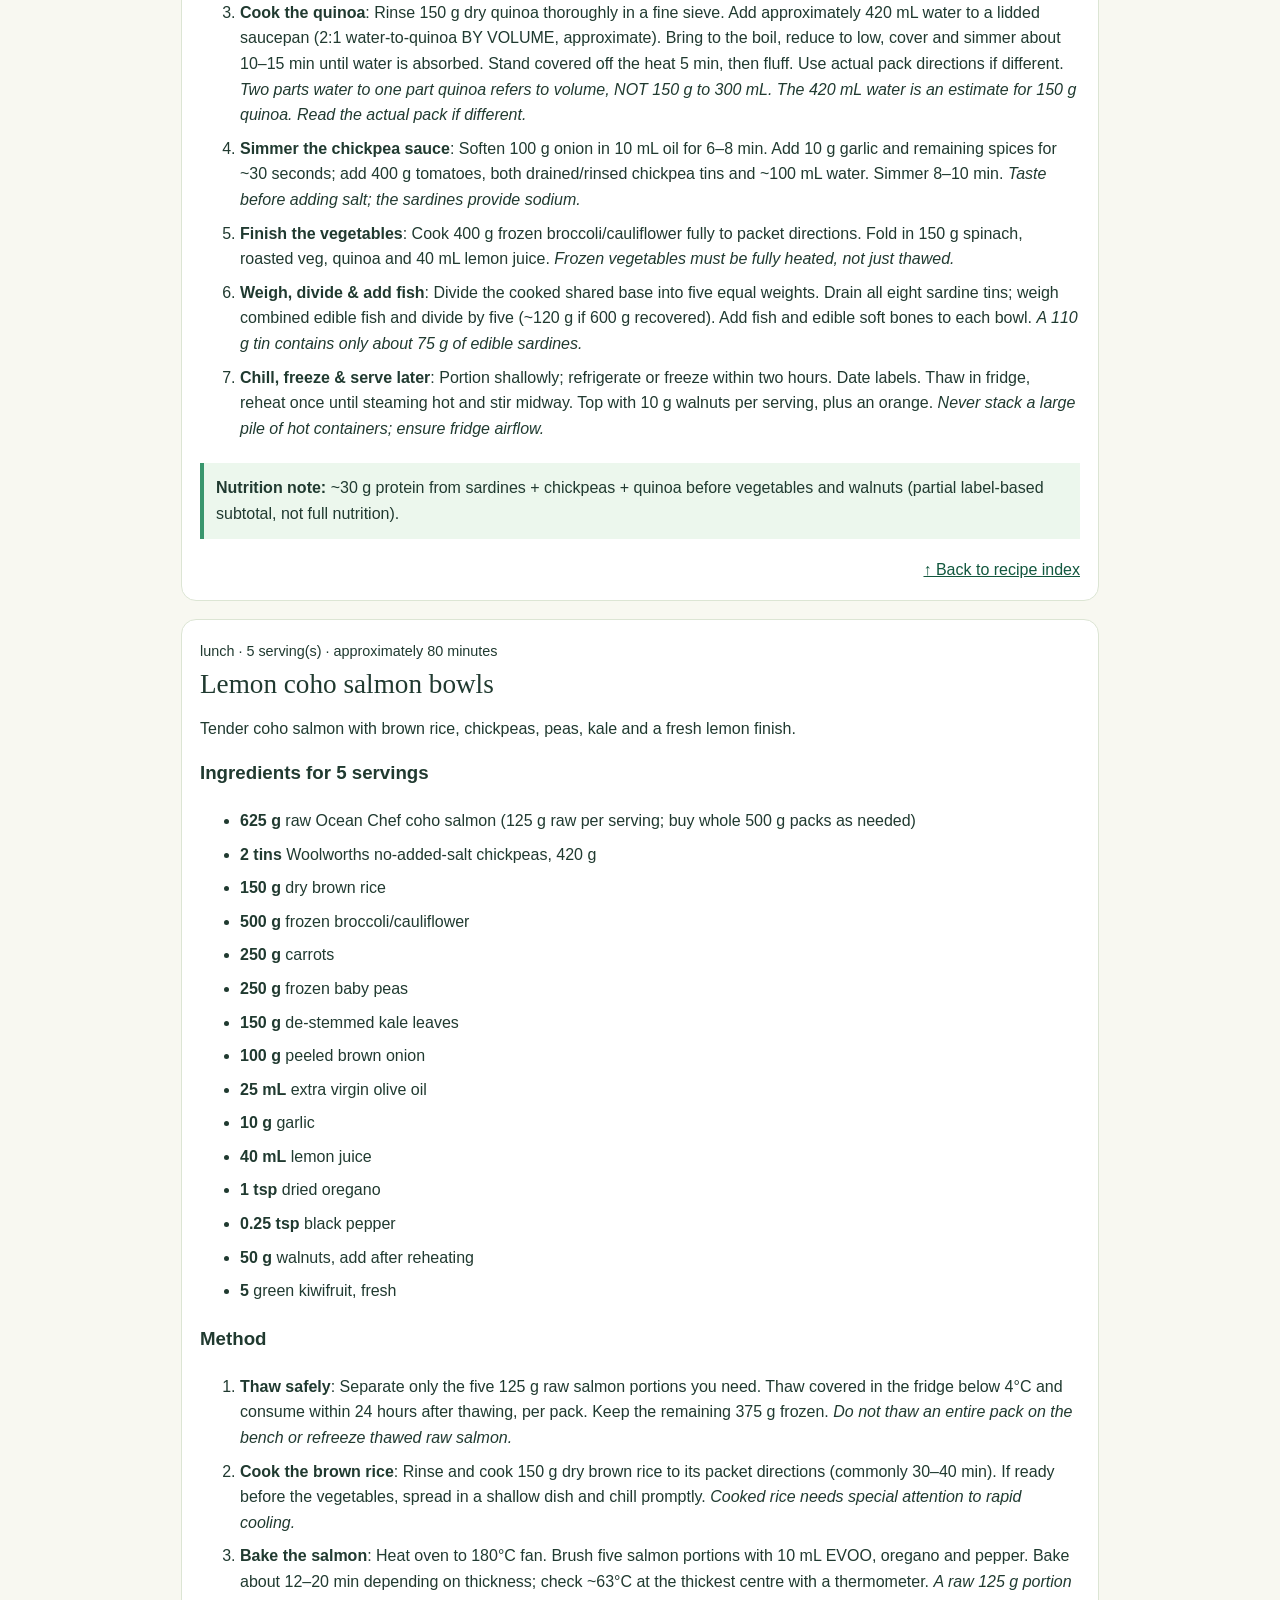
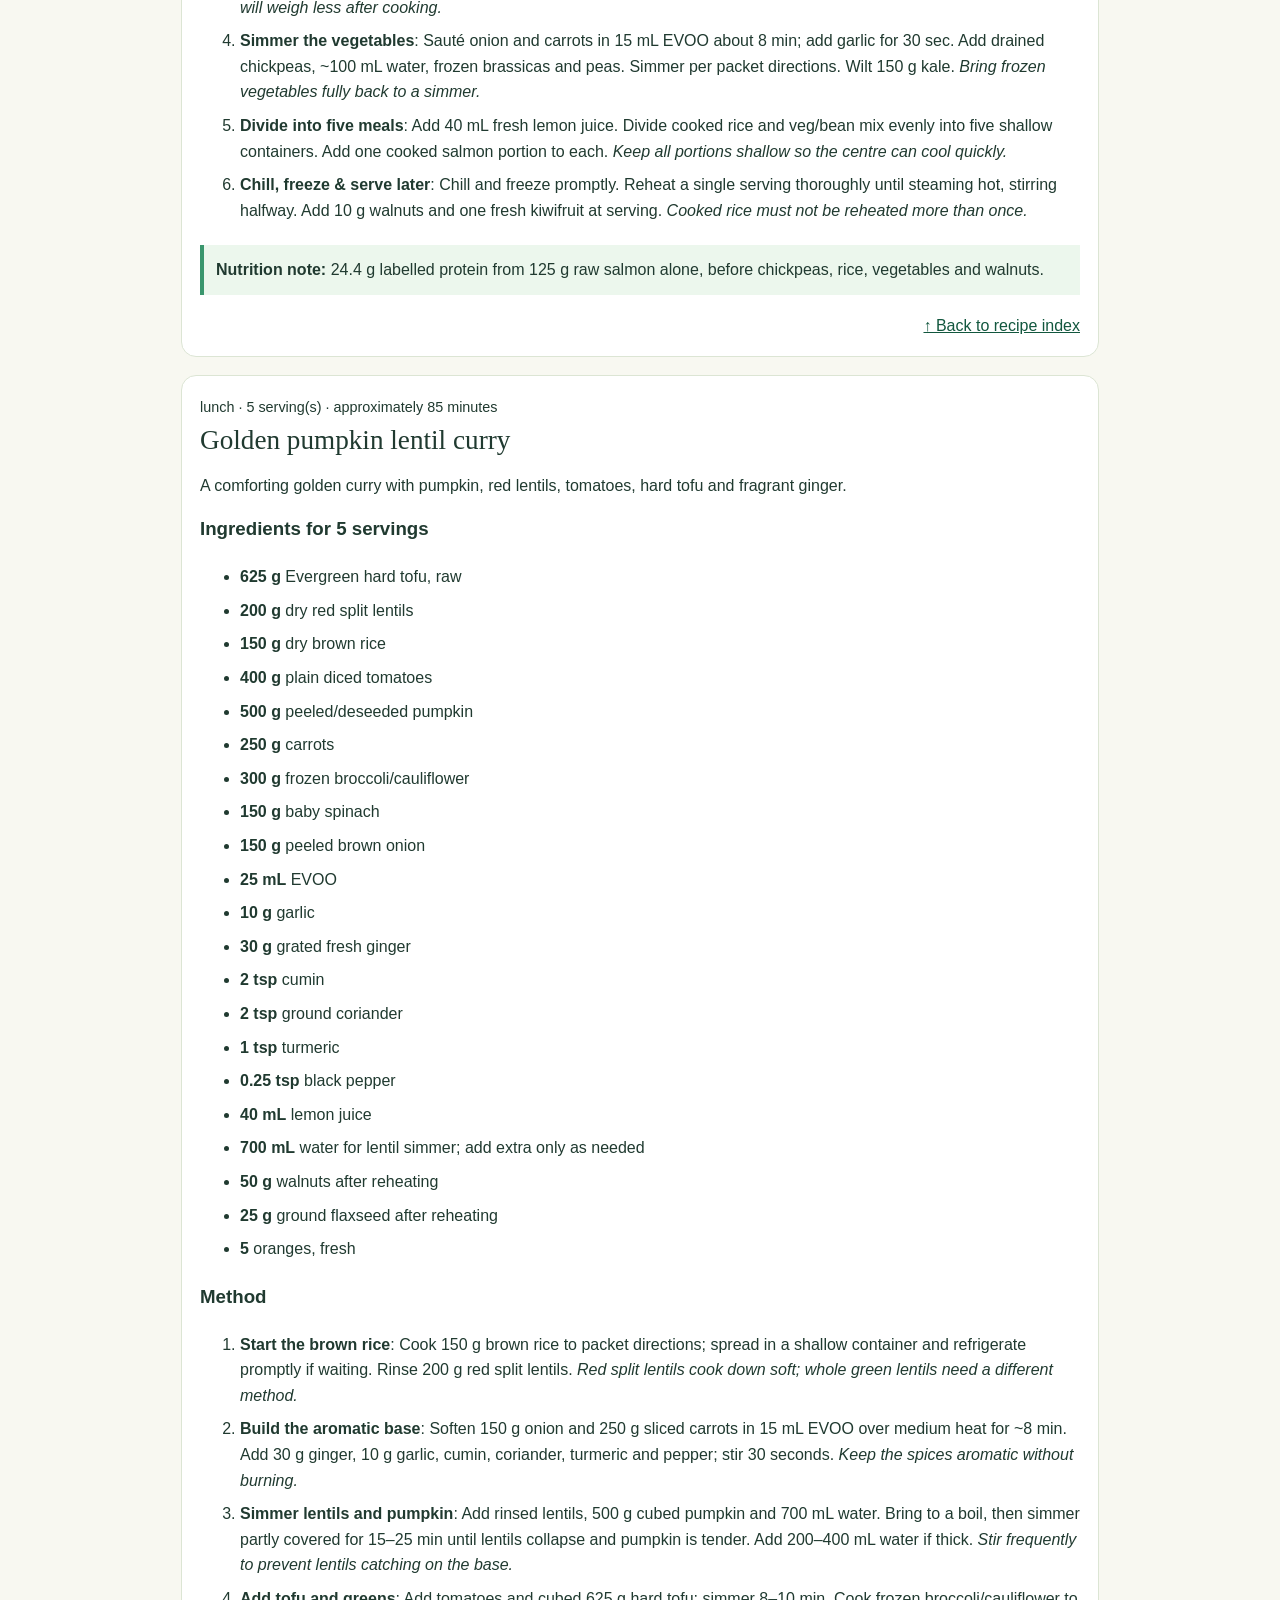
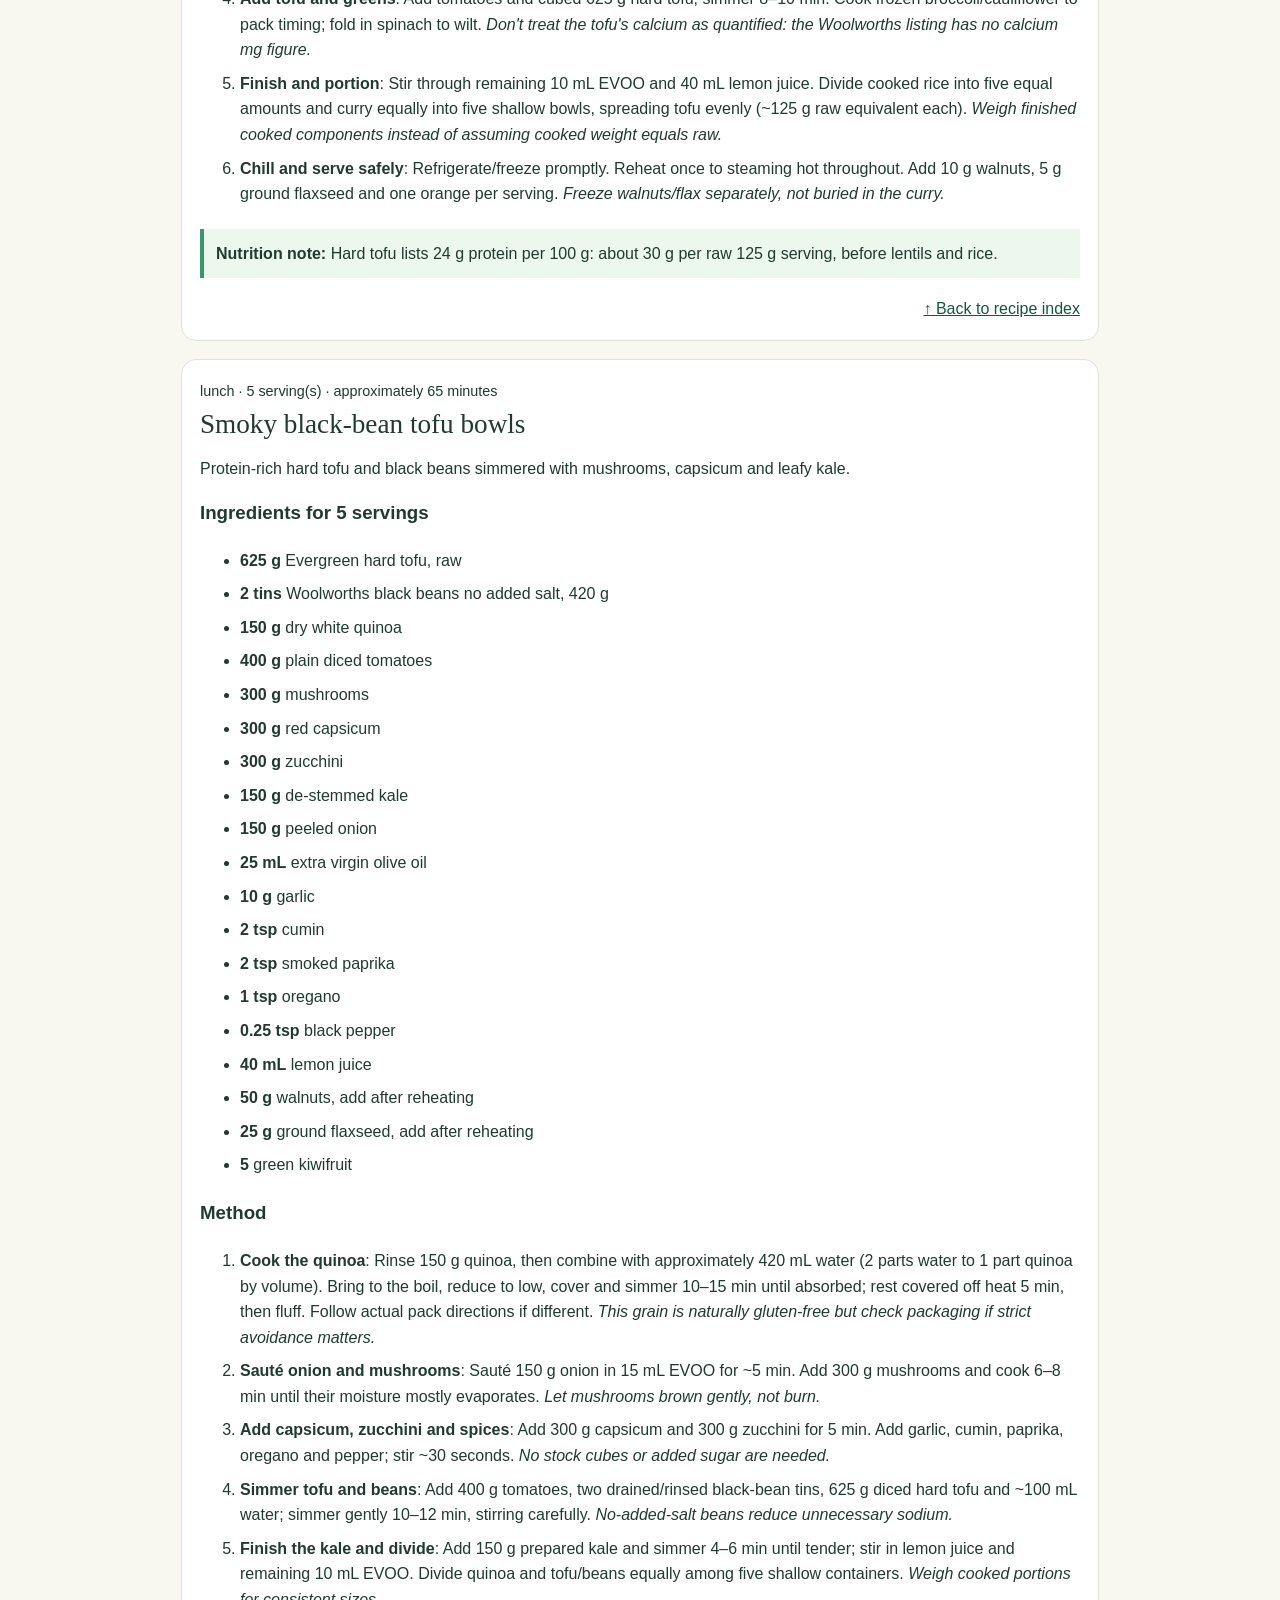
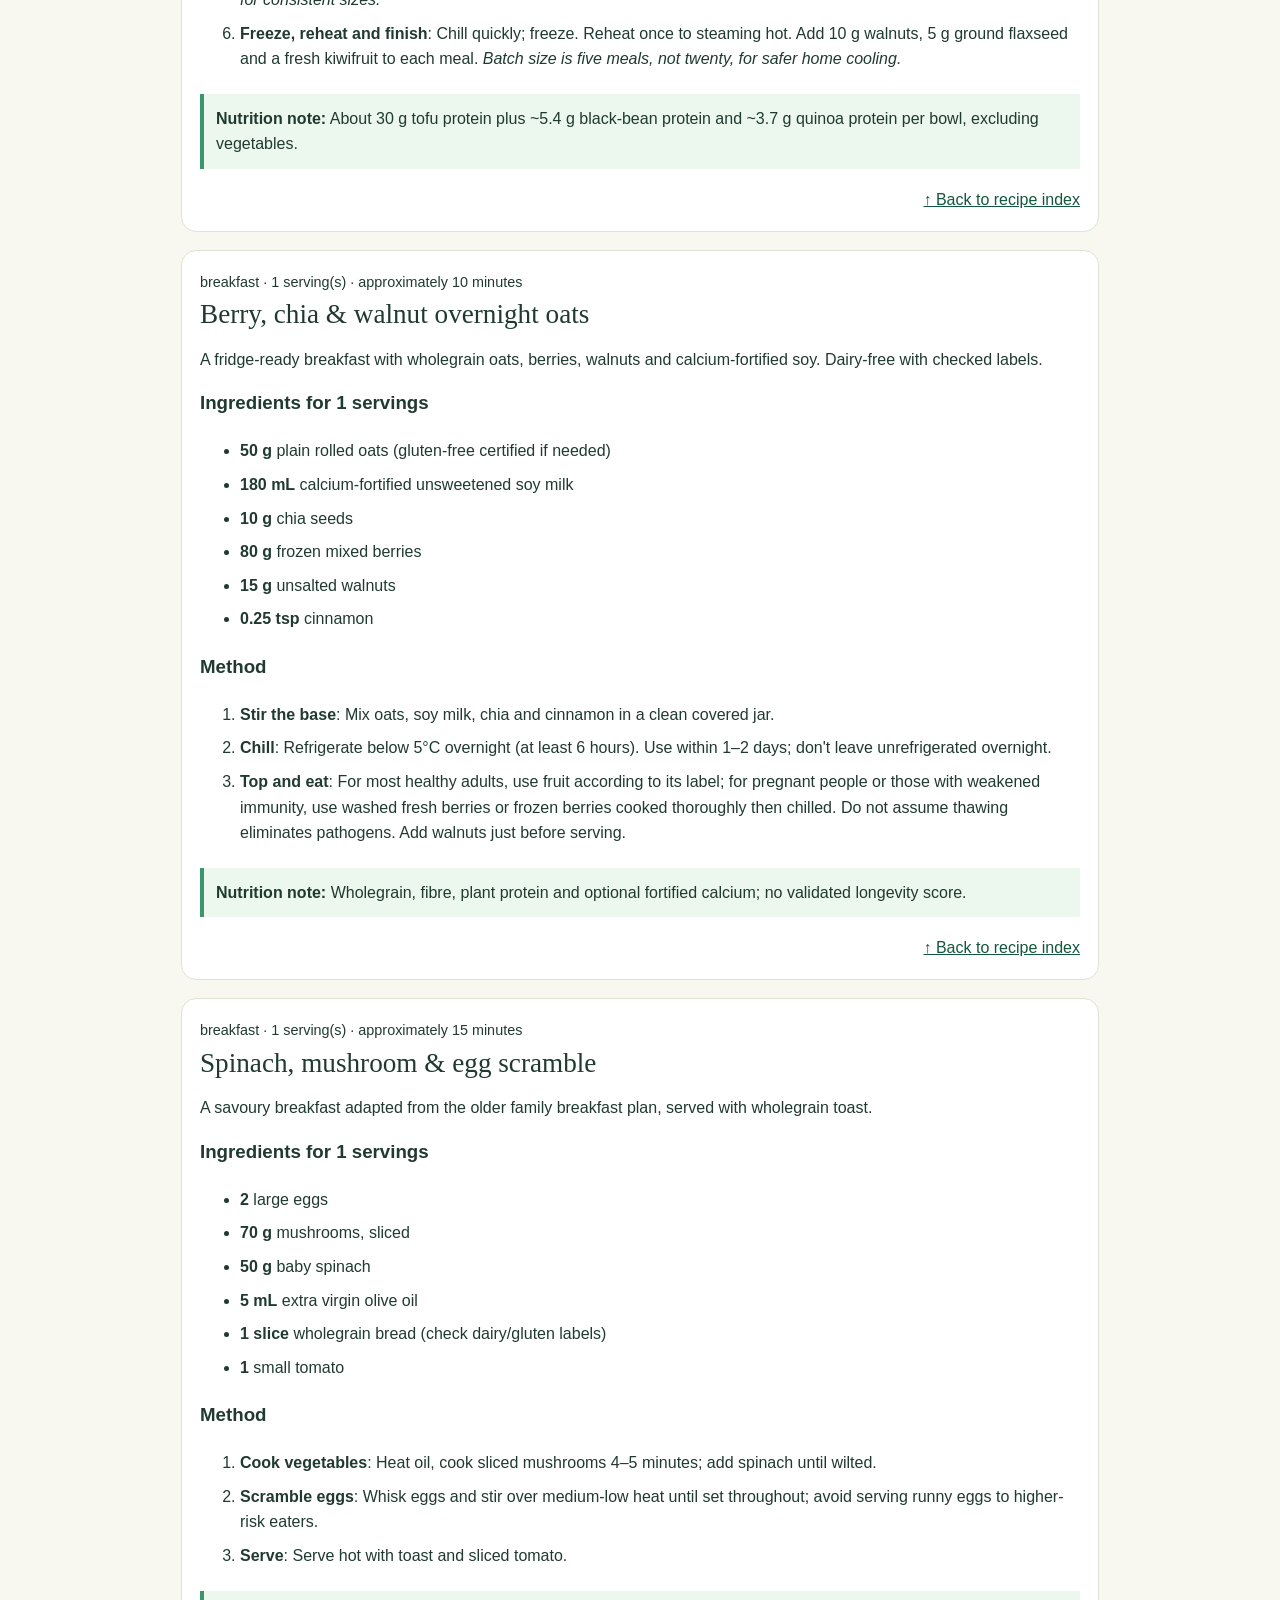
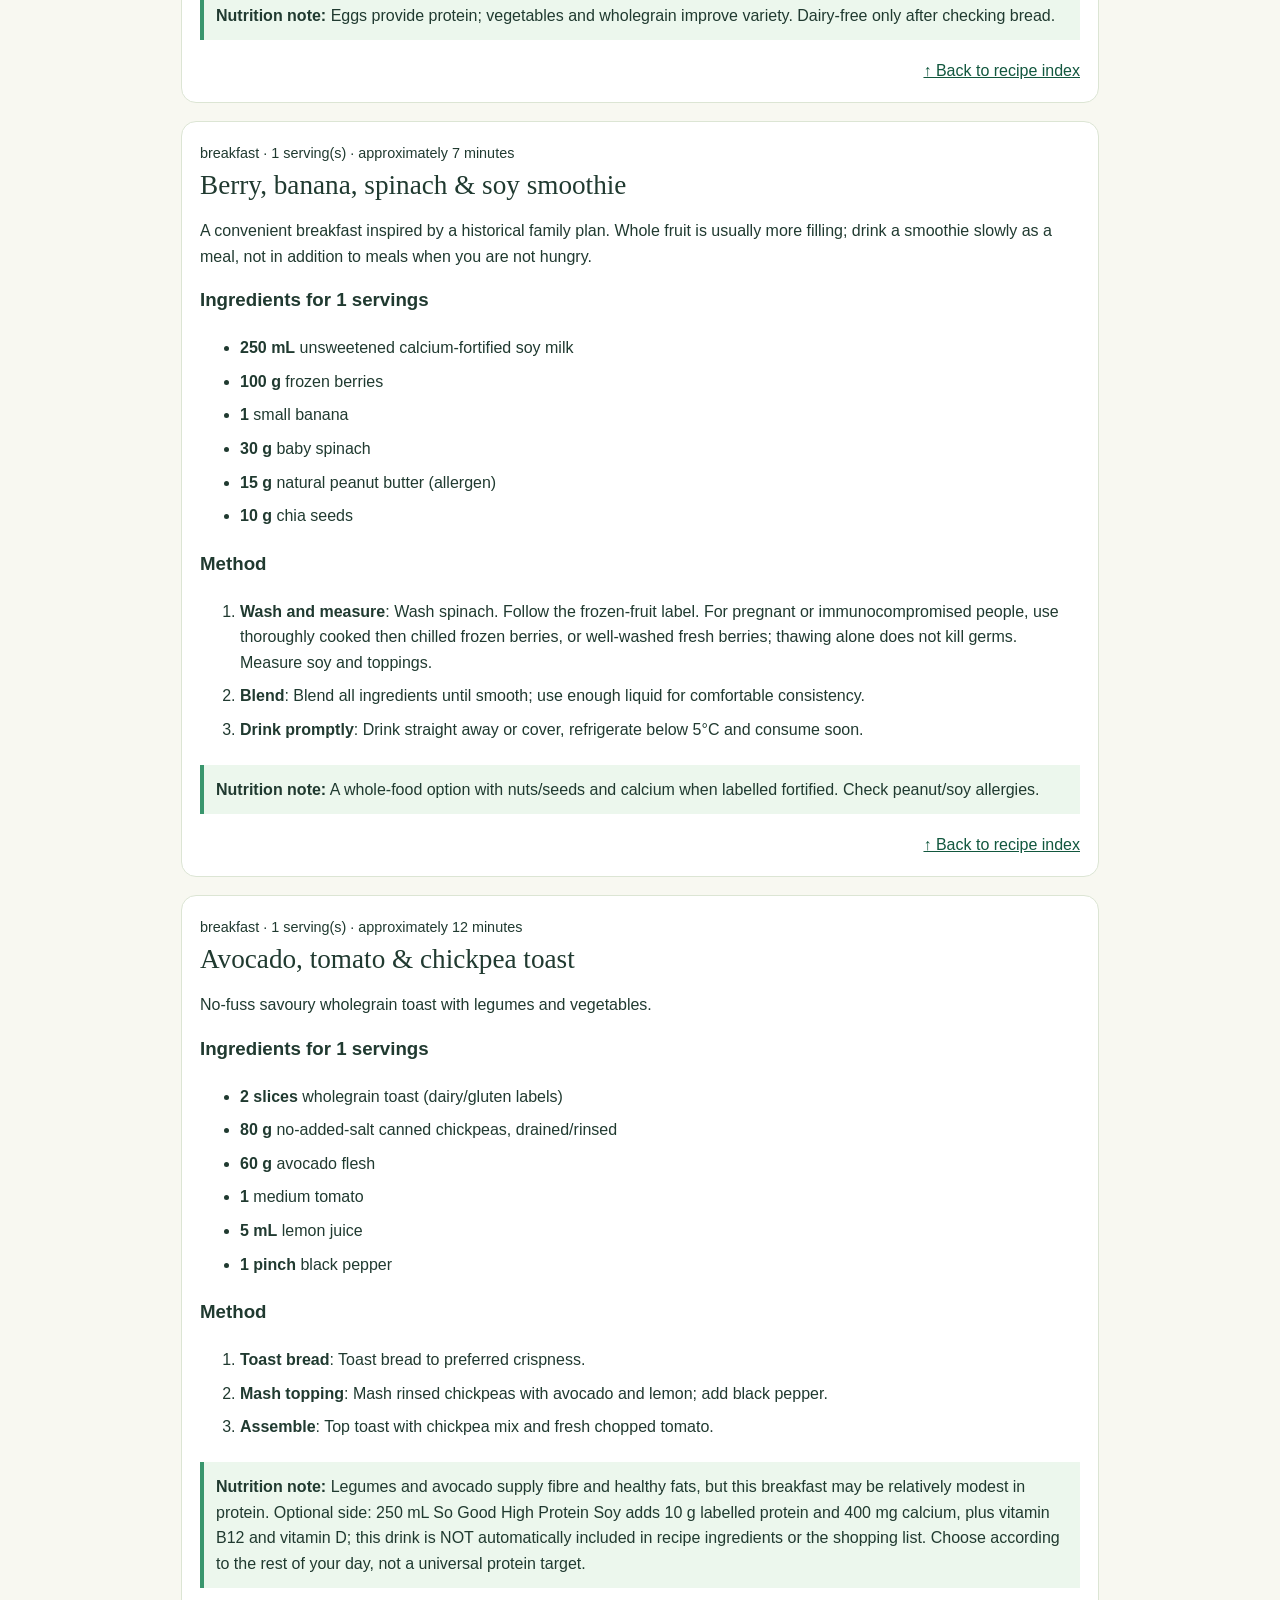
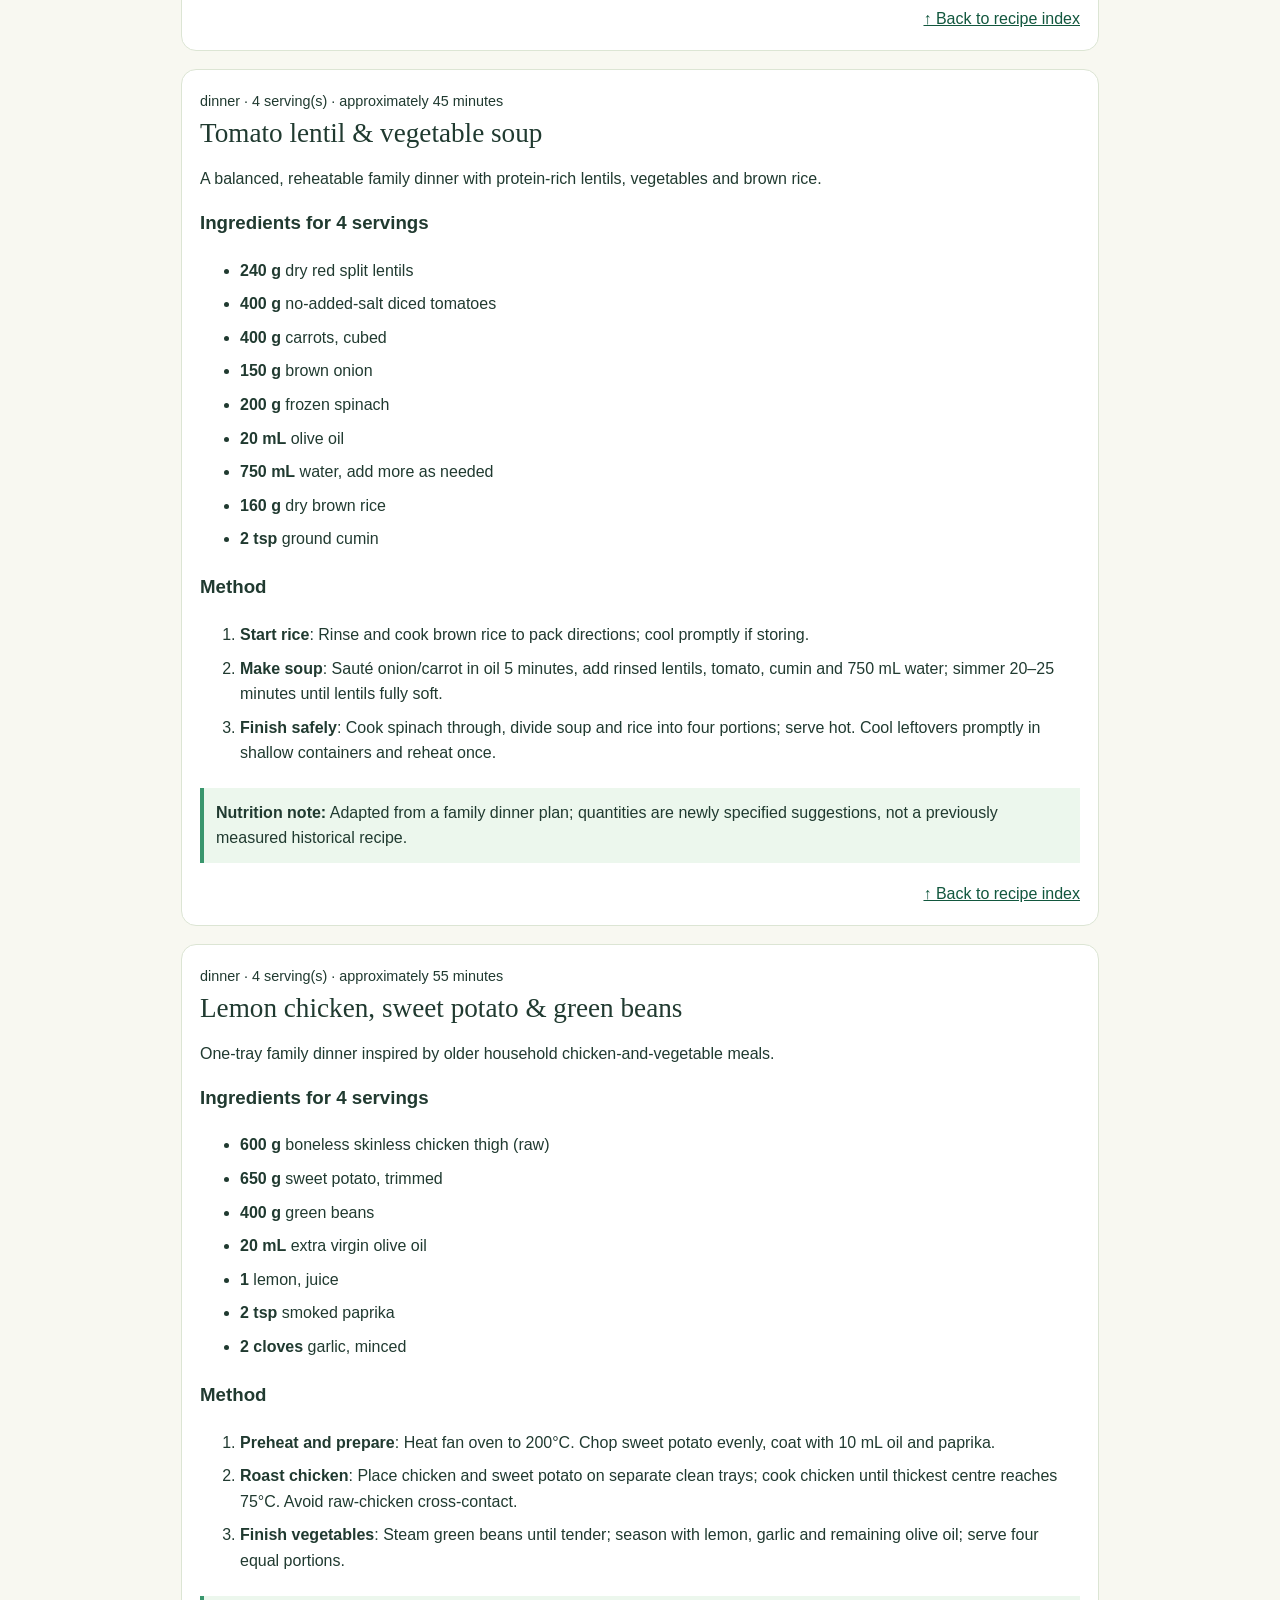
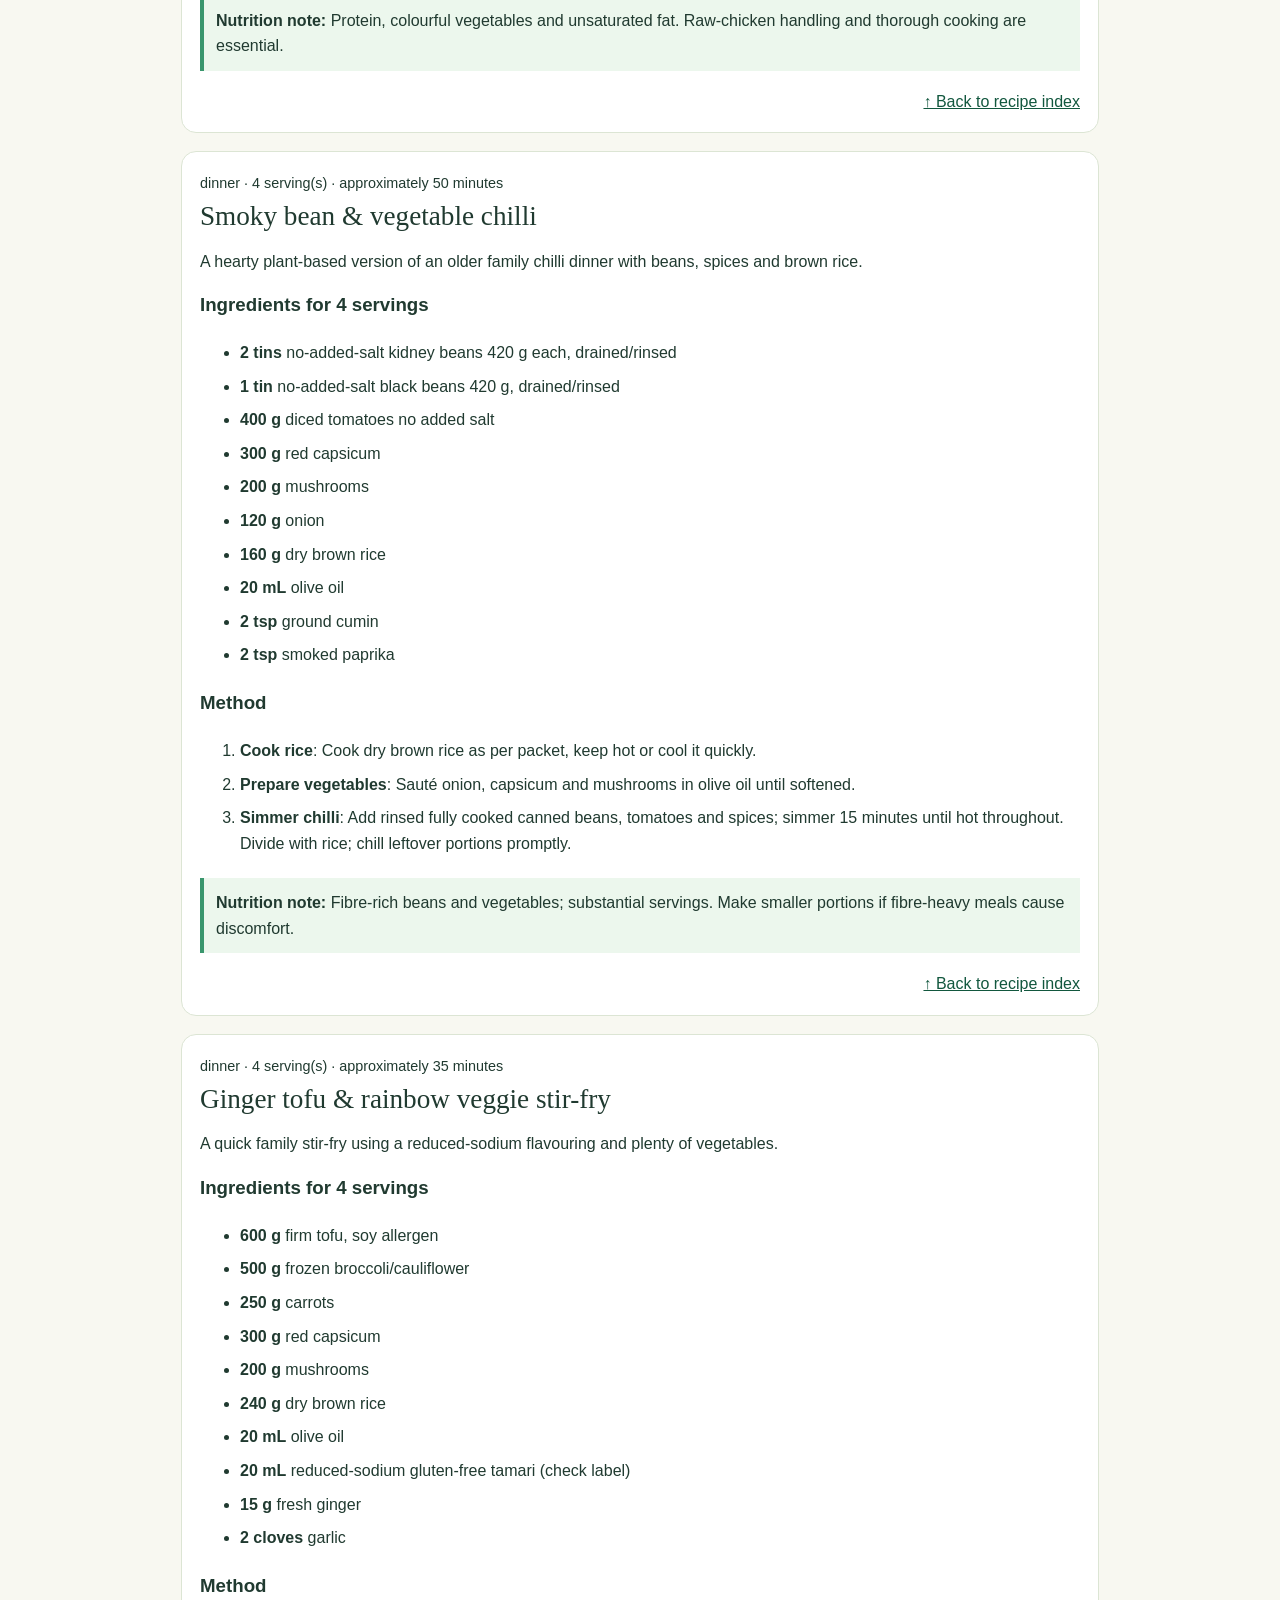
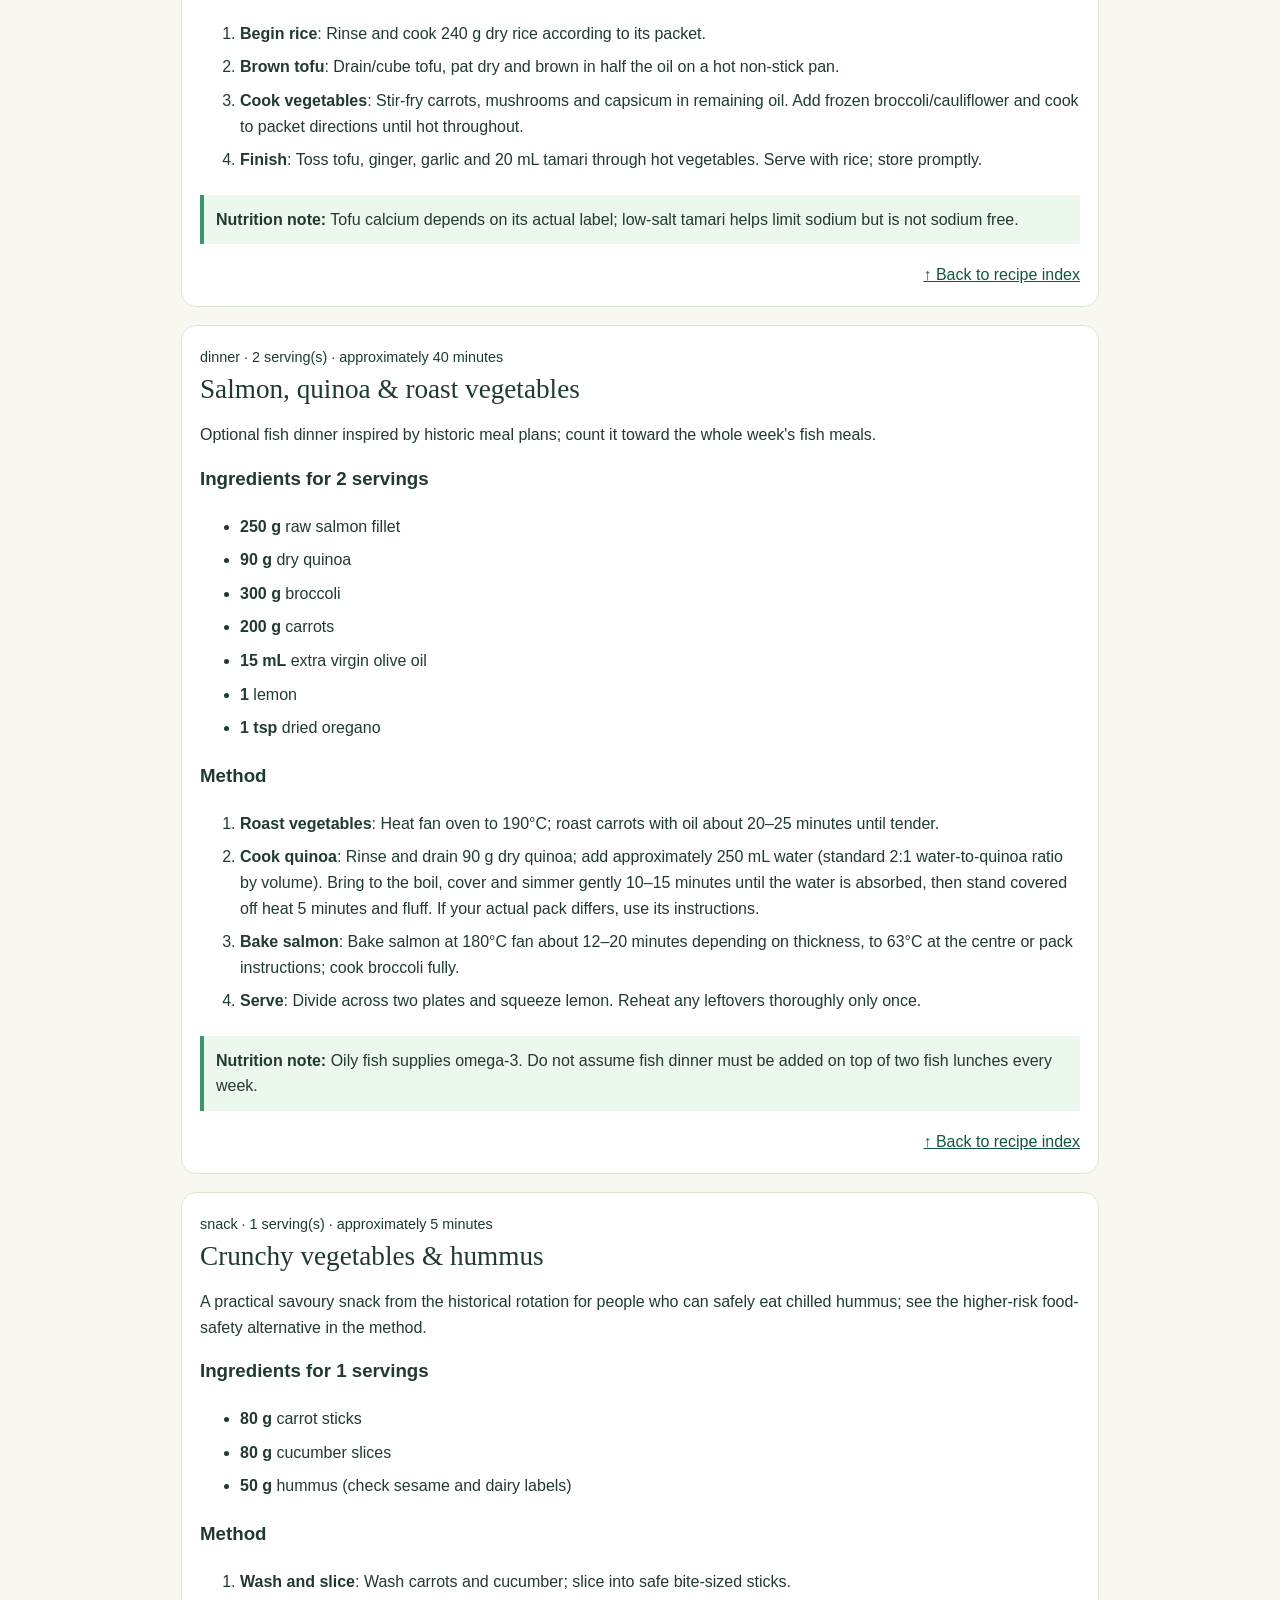
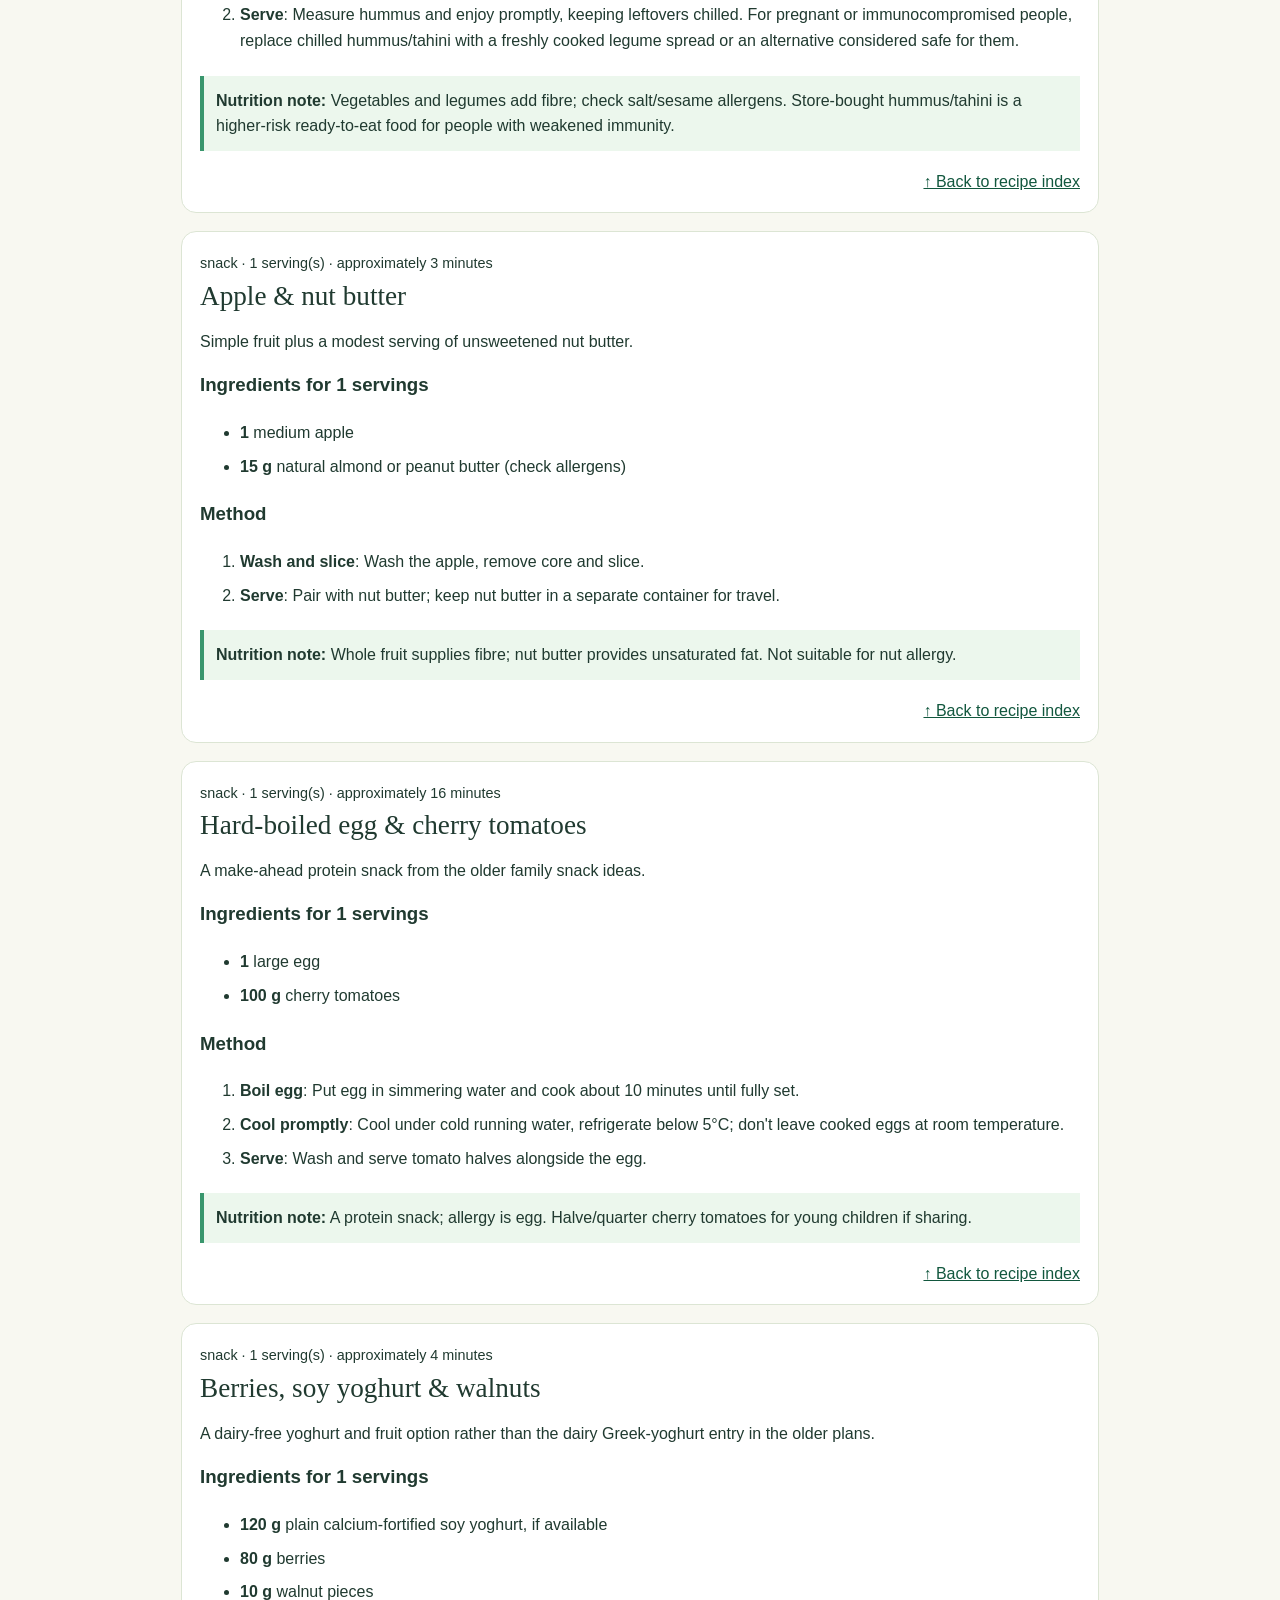
<file: recipes-classic.html>
<!doctype html>
<html lang="en-AU"><head>
<meta charset="utf-8"><meta name="viewport" content="width=device-width,initial-scale=1">
<meta name="theme-color" content="#173e33"><title>All 17 recipes · HealthiestFood</title>
<style>
*{box-sizing:border-box}body{margin:0;background:#f8f8f1;color:#203a30;font:16px/1.6 -apple-system,BlinkMacSystemFont,"Segoe UI",Arial,sans-serif}
header{background:#173e33;color:white;padding:20px 4%}header a{color:white}h1{font:normal 2em Georgia,serif;margin:8px 0}
main{max-width:950px;margin:auto;padding:16px}nav{background:#e8efdf;padding:14px;border-radius:12px}
nav a{display:inline-block;padding:6px 12px;color:#12573e;text-decoration:underline}
article{background:white;border:1px solid #dce5d4;border-radius:15px;padding:18px;margin:18px 0;overflow-wrap:break-word}
h2{font:normal 1.7em Georgia,serif;line-height:1.2;margin:4px 0 12px}h3{margin:15px 0 8px}
li{padding:4px 0}a{color:#12573e}a:focus{outline:3px solid #b57c24}
small{font-size:.9em}.notice{border-left:4px solid #39966d;background:#ecf7ed;padding:12px;margin:18px 0}
.jump{color:#155c42}.top{display:block;text-align:right;margin-top:15px}
@media(min-width:800px){nav{position:sticky;top:0}}
</style></head><body><header id="top"><a href="index.html#home">← HealthiestFood home</a>
<h1>All 17 recipes</h1><p>Dairy-free options, cooking instructions and measured ingredients. Readable on older iPads without JavaScript.</p>
<a href="ten-lunch-cook.html">Open 10-lunch cook-up</a></header>
<main><p class="notice">Recipe quantities are starting amounts for the stated number of servings. Check your actual ingredient labels and food safety; nutrition notes are estimates, not complete analyses.</p>
<nav aria-label="Jump to a recipe"><strong>Jump to a recipe:</strong> <a href="#a">Lemon–paprika sardine bowls</a> <a href="#b">Lemon coho salmon bowls</a> <a href="#c">Golden pumpkin lentil curry</a> <a href="#d">Smoky black-bean tofu bowls</a> <a href="#br-oats">Berry, chia &amp; walnut overnight oats</a> <a href="#br-eggs">Spinach, mushroom &amp; egg scramble</a> <a href="#br-smoothie">Berry, banana, spinach &amp; soy smoothie</a> <a href="#br-toast">Avocado, tomato &amp; chickpea toast</a> <a href="#di-lentil">Tomato lentil &amp; vegetable soup</a> <a href="#di-chicken">Lemon chicken, sweet potato &amp; green beans</a> <a href="#di-chilli">Smoky bean &amp; vegetable chilli</a> <a href="#di-stirfry">Ginger tofu &amp; rainbow veggie stir-fry</a> <a href="#di-salmon">Salmon, quinoa &amp; roast vegetables</a> <a href="#sn-hummus">Crunchy vegetables &amp; hummus</a> <a href="#sn-apple">Apple &amp; nut butter</a> <a href="#sn-eggs">Hard-boiled egg &amp; cherry tomatoes</a> <a href="#sn-berries">Berries, soy yoghurt &amp; walnuts</a></nav>
<article id="a"><small>lunch · 5 serving(s) · approximately 75 minutes</small>
<h2>Lemon–paprika sardine bowls</h2><p>A bright, savoury bowl with oily fish, chickpeas, roasted vegetables, spinach and quinoa.</p><h3>Ingredients for 5 servings</h3>
<ul><li><strong>8 tins</strong> John West springwater sardines, 110 g (75 g drained each)</li><li><strong>2 tins</strong> Woolworths no-added-salt chickpeas, 420 g</li><li><strong>150 g</strong> dry plain quinoa</li><li><strong>400 g</strong> diced tomatoes, no added salt</li><li><strong>400 g</strong> frozen broccoli/cauliflower</li><li><strong>250 g</strong> carrots</li><li><strong>200 g</strong> red capsicum</li><li><strong>200 g</strong> zucchini</li><li><strong>100 g</strong> peeled brown onion</li><li><strong>150 g</strong> baby spinach</li><li><strong>25 mL</strong> extra virgin olive oil</li><li><strong>10 g</strong> garlic</li><li><strong>40 mL</strong> fresh lemon juice</li><li><strong>2 tsp</strong> ground cumin</li><li><strong>2 tsp</strong> smoked paprika</li><li><strong>1 tsp</strong> dried oregano</li><li><strong>0.25 tsp</strong> black pepper</li><li><strong>50 g</strong> walnuts, added after reheating</li><li><strong>5 </strong> oranges, served fresh</li></ul>
<h3>Method</h3><ol><li><strong>Prepare your trays</strong>: Preheat oven to 190°C fan. Slice carrots to ~1 cm; cut capsicum and zucchini into ~2 cm pieces. Wash and measure everything. <em>Keep raw fish ingredients separate from ready-to-eat fruit and nuts.</em></li><li><strong>Roast the colourful veg</strong>: Coat carrots, capsicum and zucchini with 15 mL EVOO, 1 tsp cumin and 1 tsp paprika. Spread on uncrowded trays. Roast 25–35 minutes, turning once, until tender. <em>Roast time is a guide. Avoid burnt edges.</em></li><li><strong>Cook the quinoa</strong>: Rinse 150 g dry quinoa thoroughly in a fine sieve. Add approximately 420 mL water to a lidded saucepan (2:1 water-to-quinoa BY VOLUME, approximate). Bring to the boil, reduce to low, cover and simmer about 10–15 min until water is absorbed. Stand covered off the heat 5 min, then fluff. Use actual pack directions if different. <em>Two parts water to one part quinoa refers to volume, NOT 150 g to 300 mL. The 420 mL water is an estimate for 150 g quinoa. Read the actual pack if different.</em></li><li><strong>Simmer the chickpea sauce</strong>: Soften 100 g onion in 10 mL oil for 6–8 min. Add 10 g garlic and remaining spices for ~30 seconds; add 400 g tomatoes, both drained/rinsed chickpea tins and ~100 mL water. Simmer 8–10 min. <em>Taste before adding salt; the sardines provide sodium.</em></li><li><strong>Finish the vegetables</strong>: Cook 400 g frozen broccoli/cauliflower fully to packet directions. Fold in 150 g spinach, roasted veg, quinoa and 40 mL lemon juice. <em>Frozen vegetables must be fully heated, not just thawed.</em></li><li><strong>Weigh, divide &amp; add fish</strong>: Divide the cooked shared base into five equal weights. Drain all eight sardine tins; weigh combined edible fish and divide by five (~120 g if 600 g recovered). Add fish and edible soft bones to each bowl. <em>A 110 g tin contains only about 75 g of edible sardines.</em></li><li><strong>Chill, freeze &amp; serve later</strong>: Portion shallowly; refrigerate or freeze within two hours. Date labels. Thaw in fridge, reheat once until steaming hot and stir midway. Top with 10 g walnuts per serving, plus an orange. <em>Never stack a large pile of hot containers; ensure fridge airflow.</em></li></ol>
<p class="notice"><strong>Nutrition note:</strong> ~30 g protein from sardines + chickpeas + quinoa before vegetables and walnuts (partial label-based subtotal, not full nutrition).</p>
<a class="top" href="#top">↑ Back to recipe index</a></article>
<article id="b"><small>lunch · 5 serving(s) · approximately 80 minutes</small>
<h2>Lemon coho salmon bowls</h2><p>Tender coho salmon with brown rice, chickpeas, peas, kale and a fresh lemon finish.</p><h3>Ingredients for 5 servings</h3>
<ul><li><strong>625 g</strong> raw Ocean Chef coho salmon (125 g raw per serving; buy whole 500 g packs as needed)</li><li><strong>2 tins</strong> Woolworths no-added-salt chickpeas, 420 g</li><li><strong>150 g</strong> dry brown rice</li><li><strong>500 g</strong> frozen broccoli/cauliflower</li><li><strong>250 g</strong> carrots</li><li><strong>250 g</strong> frozen baby peas</li><li><strong>150 g</strong> de-stemmed kale leaves</li><li><strong>100 g</strong> peeled brown onion</li><li><strong>25 mL</strong> extra virgin olive oil</li><li><strong>10 g</strong> garlic</li><li><strong>40 mL</strong> lemon juice</li><li><strong>1 tsp</strong> dried oregano</li><li><strong>0.25 tsp</strong> black pepper</li><li><strong>50 g</strong> walnuts, add after reheating</li><li><strong>5 </strong> green kiwifruit, fresh</li></ul>
<h3>Method</h3><ol><li><strong>Thaw safely</strong>: Separate only the five 125 g raw salmon portions you need. Thaw covered in the fridge below 4°C and consume within 24 hours after thawing, per pack. Keep the remaining 375 g frozen. <em>Do not thaw an entire pack on the bench or refreeze thawed raw salmon.</em></li><li><strong>Cook the brown rice</strong>: Rinse and cook 150 g dry brown rice to its packet directions (commonly 30–40 min). If ready before the vegetables, spread in a shallow dish and chill promptly. <em>Cooked rice needs special attention to rapid cooling.</em></li><li><strong>Bake the salmon</strong>: Heat oven to 180°C fan. Brush five salmon portions with 10 mL EVOO, oregano and pepper. Bake about 12–20 min depending on thickness; check ~63°C at the thickest centre with a thermometer. <em>A raw 125 g portion will weigh less after cooking.</em></li><li><strong>Simmer the vegetables</strong>: Sauté onion and carrots in 15 mL EVOO about 8 min; add garlic for 30 sec. Add drained chickpeas, ~100 mL water, frozen brassicas and peas. Simmer per packet directions. Wilt 150 g kale. <em>Bring frozen vegetables fully back to a simmer.</em></li><li><strong>Divide into five meals</strong>: Add 40 mL fresh lemon juice. Divide cooked rice and veg/bean mix evenly into five shallow containers. Add one cooked salmon portion to each. <em>Keep all portions shallow so the centre can cool quickly.</em></li><li><strong>Chill, freeze &amp; serve later</strong>: Chill and freeze promptly. Reheat a single serving thoroughly until steaming hot, stirring halfway. Add 10 g walnuts and one fresh kiwifruit at serving. <em>Cooked rice must not be reheated more than once.</em></li></ol>
<p class="notice"><strong>Nutrition note:</strong> 24.4 g labelled protein from 125 g raw salmon alone, before chickpeas, rice, vegetables and walnuts.</p>
<a class="top" href="#top">↑ Back to recipe index</a></article>
<article id="c"><small>lunch · 5 serving(s) · approximately 85 minutes</small>
<h2>Golden pumpkin lentil curry</h2><p>A comforting golden curry with pumpkin, red lentils, tomatoes, hard tofu and fragrant ginger.</p><h3>Ingredients for 5 servings</h3>
<ul><li><strong>625 g</strong> Evergreen hard tofu, raw</li><li><strong>200 g</strong> dry red split lentils</li><li><strong>150 g</strong> dry brown rice</li><li><strong>400 g</strong> plain diced tomatoes</li><li><strong>500 g</strong> peeled/deseeded pumpkin</li><li><strong>250 g</strong> carrots</li><li><strong>300 g</strong> frozen broccoli/cauliflower</li><li><strong>150 g</strong> baby spinach</li><li><strong>150 g</strong> peeled brown onion</li><li><strong>25 mL</strong> EVOO</li><li><strong>10 g</strong> garlic</li><li><strong>30 g</strong> grated fresh ginger</li><li><strong>2 tsp</strong> cumin</li><li><strong>2 tsp</strong> ground coriander</li><li><strong>1 tsp</strong> turmeric</li><li><strong>0.25 tsp</strong> black pepper</li><li><strong>40 mL</strong> lemon juice</li><li><strong>700 mL</strong> water for lentil simmer; add extra only as needed</li><li><strong>50 g</strong> walnuts after reheating</li><li><strong>25 g</strong> ground flaxseed after reheating</li><li><strong>5 </strong> oranges, fresh</li></ul>
<h3>Method</h3><ol><li><strong>Start the brown rice</strong>: Cook 150 g brown rice to packet directions; spread in a shallow container and refrigerate promptly if waiting. Rinse 200 g red split lentils. <em>Red split lentils cook down soft; whole green lentils need a different method.</em></li><li><strong>Build the aromatic base</strong>: Soften 150 g onion and 250 g sliced carrots in 15 mL EVOO over medium heat for ~8 min. Add 30 g ginger, 10 g garlic, cumin, coriander, turmeric and pepper; stir 30 seconds. <em>Keep the spices aromatic without burning.</em></li><li><strong>Simmer lentils and pumpkin</strong>: Add rinsed lentils, 500 g cubed pumpkin and 700 mL water. Bring to a boil, then simmer partly covered for 15–25 min until lentils collapse and pumpkin is tender. Add 200–400 mL water if thick. <em>Stir frequently to prevent lentils catching on the base.</em></li><li><strong>Add tofu and greens</strong>: Add tomatoes and cubed 625 g hard tofu; simmer 8–10 min. Cook frozen broccoli/cauliflower to pack timing; fold in spinach to wilt. <em>Don't treat the tofu's calcium as quantified: the Woolworths listing has no calcium mg figure.</em></li><li><strong>Finish and portion</strong>: Stir through remaining 10 mL EVOO and 40 mL lemon juice. Divide cooked rice into five equal amounts and curry equally into five shallow bowls, spreading tofu evenly (~125 g raw equivalent each). <em>Weigh finished cooked components instead of assuming cooked weight equals raw.</em></li><li><strong>Chill and serve safely</strong>: Refrigerate/freeze promptly. Reheat once to steaming hot throughout. Add 10 g walnuts, 5 g ground flaxseed and one orange per serving. <em>Freeze walnuts/flax separately, not buried in the curry.</em></li></ol>
<p class="notice"><strong>Nutrition note:</strong> Hard tofu lists 24 g protein per 100 g: about 30 g per raw 125 g serving, before lentils and rice.</p>
<a class="top" href="#top">↑ Back to recipe index</a></article>
<article id="d"><small>lunch · 5 serving(s) · approximately 65 minutes</small>
<h2>Smoky black-bean tofu bowls</h2><p>Protein-rich hard tofu and black beans simmered with mushrooms, capsicum and leafy kale.</p><h3>Ingredients for 5 servings</h3>
<ul><li><strong>625 g</strong> Evergreen hard tofu, raw</li><li><strong>2 tins</strong> Woolworths black beans no added salt, 420 g</li><li><strong>150 g</strong> dry white quinoa</li><li><strong>400 g</strong> plain diced tomatoes</li><li><strong>300 g</strong> mushrooms</li><li><strong>300 g</strong> red capsicum</li><li><strong>300 g</strong> zucchini</li><li><strong>150 g</strong> de-stemmed kale</li><li><strong>150 g</strong> peeled onion</li><li><strong>25 mL</strong> extra virgin olive oil</li><li><strong>10 g</strong> garlic</li><li><strong>2 tsp</strong> cumin</li><li><strong>2 tsp</strong> smoked paprika</li><li><strong>1 tsp</strong> oregano</li><li><strong>0.25 tsp</strong> black pepper</li><li><strong>40 mL</strong> lemon juice</li><li><strong>50 g</strong> walnuts, add after reheating</li><li><strong>25 g</strong> ground flaxseed, add after reheating</li><li><strong>5 </strong> green kiwifruit</li></ul>
<h3>Method</h3><ol><li><strong>Cook the quinoa</strong>: Rinse 150 g quinoa, then combine with approximately 420 mL water (2 parts water to 1 part quinoa by volume). Bring to the boil, reduce to low, cover and simmer 10–15 min until absorbed; rest covered off heat 5 min, then fluff. Follow actual pack directions if different. <em>This grain is naturally gluten-free but check packaging if strict avoidance matters.</em></li><li><strong>Sauté onion and mushrooms</strong>: Sauté 150 g onion in 15 mL EVOO for ~5 min. Add 300 g mushrooms and cook 6–8 min until their moisture mostly evaporates. <em>Let mushrooms brown gently, not burn.</em></li><li><strong>Add capsicum, zucchini and spices</strong>: Add 300 g capsicum and 300 g zucchini for 5 min. Add garlic, cumin, paprika, oregano and pepper; stir ~30 seconds. <em>No stock cubes or added sugar are needed.</em></li><li><strong>Simmer tofu and beans</strong>: Add 400 g tomatoes, two drained/rinsed black-bean tins, 625 g diced hard tofu and ~100 mL water; simmer gently 10–12 min, stirring carefully. <em>No-added-salt beans reduce unnecessary sodium.</em></li><li><strong>Finish the kale and divide</strong>: Add 150 g prepared kale and simmer 4–6 min until tender; stir in lemon juice and remaining 10 mL EVOO. Divide quinoa and tofu/beans equally among five shallow containers. <em>Weigh cooked portions for consistent sizes.</em></li><li><strong>Freeze, reheat and finish</strong>: Chill quickly; freeze. Reheat once to steaming hot. Add 10 g walnuts, 5 g ground flaxseed and a fresh kiwifruit to each meal. <em>Batch size is five meals, not twenty, for safer home cooling.</em></li></ol>
<p class="notice"><strong>Nutrition note:</strong> About 30 g tofu protein plus ~5.4 g black-bean protein and ~3.7 g quinoa protein per bowl, excluding vegetables.</p>
<a class="top" href="#top">↑ Back to recipe index</a></article>
<article id="br-oats"><small>breakfast · 1 serving(s) · approximately 10 minutes</small>
<h2>Berry, chia &amp; walnut overnight oats</h2><p>A fridge-ready breakfast with wholegrain oats, berries, walnuts and calcium-fortified soy. Dairy-free with checked labels.</p><h3>Ingredients for 1 servings</h3>
<ul><li><strong>50 g</strong> plain rolled oats (gluten-free certified if needed)</li><li><strong>180 mL</strong> calcium-fortified unsweetened soy milk</li><li><strong>10 g</strong> chia seeds</li><li><strong>80 g</strong> frozen mixed berries</li><li><strong>15 g</strong> unsalted walnuts</li><li><strong>0.25 tsp</strong> cinnamon</li></ul>
<h3>Method</h3><ol><li><strong>Stir the base</strong>: Mix oats, soy milk, chia and cinnamon in a clean covered jar.</li><li><strong>Chill</strong>: Refrigerate below 5°C overnight (at least 6 hours). Use within 1–2 days; don't leave unrefrigerated overnight.</li><li><strong>Top and eat</strong>: For most healthy adults, use fruit according to its label; for pregnant people or those with weakened immunity, use washed fresh berries or frozen berries cooked thoroughly then chilled. Do not assume thawing eliminates pathogens. Add walnuts just before serving.</li></ol>
<p class="notice"><strong>Nutrition note:</strong> Wholegrain, fibre, plant protein and optional fortified calcium; no validated longevity score.</p>
<a class="top" href="#top">↑ Back to recipe index</a></article>
<article id="br-eggs"><small>breakfast · 1 serving(s) · approximately 15 minutes</small>
<h2>Spinach, mushroom &amp; egg scramble</h2><p>A savoury breakfast adapted from the older family breakfast plan, served with wholegrain toast.</p><h3>Ingredients for 1 servings</h3>
<ul><li><strong>2 </strong> large eggs</li><li><strong>70 g</strong> mushrooms, sliced</li><li><strong>50 g</strong> baby spinach</li><li><strong>5 mL</strong> extra virgin olive oil</li><li><strong>1 slice</strong> wholegrain bread (check dairy/gluten labels)</li><li><strong>1 </strong> small tomato</li></ul>
<h3>Method</h3><ol><li><strong>Cook vegetables</strong>: Heat oil, cook sliced mushrooms 4–5 minutes; add spinach until wilted.</li><li><strong>Scramble eggs</strong>: Whisk eggs and stir over medium-low heat until set throughout; avoid serving runny eggs to higher-risk eaters.</li><li><strong>Serve</strong>: Serve hot with toast and sliced tomato.</li></ol>
<p class="notice"><strong>Nutrition note:</strong> Eggs provide protein; vegetables and wholegrain improve variety. Dairy-free only after checking bread.</p>
<a class="top" href="#top">↑ Back to recipe index</a></article>
<article id="br-smoothie"><small>breakfast · 1 serving(s) · approximately 7 minutes</small>
<h2>Berry, banana, spinach &amp; soy smoothie</h2><p>A convenient breakfast inspired by a historical family plan. Whole fruit is usually more filling; drink a smoothie slowly as a meal, not in addition to meals when you are not hungry.</p><h3>Ingredients for 1 servings</h3>
<ul><li><strong>250 mL</strong> unsweetened calcium-fortified soy milk</li><li><strong>100 g</strong> frozen berries</li><li><strong>1 </strong> small banana</li><li><strong>30 g</strong> baby spinach</li><li><strong>15 g</strong> natural peanut butter (allergen)</li><li><strong>10 g</strong> chia seeds</li></ul>
<h3>Method</h3><ol><li><strong>Wash and measure</strong>: Wash spinach. Follow the frozen-fruit label. For pregnant or immunocompromised people, use thoroughly cooked then chilled frozen berries, or well-washed fresh berries; thawing alone does not kill germs. Measure soy and toppings.</li><li><strong>Blend</strong>: Blend all ingredients until smooth; use enough liquid for comfortable consistency.</li><li><strong>Drink promptly</strong>: Drink straight away or cover, refrigerate below 5°C and consume soon.</li></ol>
<p class="notice"><strong>Nutrition note:</strong> A whole-food option with nuts/seeds and calcium when labelled fortified. Check peanut/soy allergies.</p>
<a class="top" href="#top">↑ Back to recipe index</a></article>
<article id="br-toast"><small>breakfast · 1 serving(s) · approximately 12 minutes</small>
<h2>Avocado, tomato &amp; chickpea toast</h2><p>No-fuss savoury wholegrain toast with legumes and vegetables.</p><h3>Ingredients for 1 servings</h3>
<ul><li><strong>2 slices</strong> wholegrain toast (dairy/gluten labels)</li><li><strong>80 g</strong> no-added-salt canned chickpeas, drained/rinsed</li><li><strong>60 g</strong> avocado flesh</li><li><strong>1 </strong> medium tomato</li><li><strong>5 mL</strong> lemon juice</li><li><strong>1 pinch</strong> black pepper</li></ul>
<h3>Method</h3><ol><li><strong>Toast bread</strong>: Toast bread to preferred crispness.</li><li><strong>Mash topping</strong>: Mash rinsed chickpeas with avocado and lemon; add black pepper.</li><li><strong>Assemble</strong>: Top toast with chickpea mix and fresh chopped tomato.</li></ol>
<p class="notice"><strong>Nutrition note:</strong> Legumes and avocado supply fibre and healthy fats, but this breakfast may be relatively modest in protein. Optional side: 250 mL So Good High Protein Soy adds 10 g labelled protein and 400 mg calcium, plus vitamin B12 and vitamin D; this drink is NOT automatically included in recipe ingredients or the shopping list. Choose according to the rest of your day, not a universal protein target.</p>
<a class="top" href="#top">↑ Back to recipe index</a></article>
<article id="di-lentil"><small>dinner · 4 serving(s) · approximately 45 minutes</small>
<h2>Tomato lentil &amp; vegetable soup</h2><p>A balanced, reheatable family dinner with protein-rich lentils, vegetables and brown rice.</p><h3>Ingredients for 4 servings</h3>
<ul><li><strong>240 g</strong> dry red split lentils</li><li><strong>400 g</strong> no-added-salt diced tomatoes</li><li><strong>400 g</strong> carrots, cubed</li><li><strong>150 g</strong> brown onion</li><li><strong>200 g</strong> frozen spinach</li><li><strong>20 mL</strong> olive oil</li><li><strong>750 mL</strong> water, add more as needed</li><li><strong>160 g</strong> dry brown rice</li><li><strong>2 tsp</strong> ground cumin</li></ul>
<h3>Method</h3><ol><li><strong>Start rice</strong>: Rinse and cook brown rice to pack directions; cool promptly if storing.</li><li><strong>Make soup</strong>: Sauté onion/carrot in oil 5 minutes, add rinsed lentils, tomato, cumin and 750 mL water; simmer 20–25 minutes until lentils fully soft.</li><li><strong>Finish safely</strong>: Cook spinach through, divide soup and rice into four portions; serve hot. Cool leftovers promptly in shallow containers and reheat once.</li></ol>
<p class="notice"><strong>Nutrition note:</strong> Adapted from a family dinner plan; quantities are newly specified suggestions, not a previously measured historical recipe.</p>
<a class="top" href="#top">↑ Back to recipe index</a></article>
<article id="di-chicken"><small>dinner · 4 serving(s) · approximately 55 minutes</small>
<h2>Lemon chicken, sweet potato &amp; green beans</h2><p>One-tray family dinner inspired by older household chicken-and-vegetable meals.</p><h3>Ingredients for 4 servings</h3>
<ul><li><strong>600 g</strong> boneless skinless chicken thigh (raw)</li><li><strong>650 g</strong> sweet potato, trimmed</li><li><strong>400 g</strong> green beans</li><li><strong>20 mL</strong> extra virgin olive oil</li><li><strong>1 </strong> lemon, juice</li><li><strong>2 tsp</strong> smoked paprika</li><li><strong>2 cloves</strong> garlic, minced</li></ul>
<h3>Method</h3><ol><li><strong>Preheat and prepare</strong>: Heat fan oven to 200°C. Chop sweet potato evenly, coat with 10 mL oil and paprika.</li><li><strong>Roast chicken</strong>: Place chicken and sweet potato on separate clean trays; cook chicken until thickest centre reaches 75°C. Avoid raw-chicken cross-contact.</li><li><strong>Finish vegetables</strong>: Steam green beans until tender; season with lemon, garlic and remaining olive oil; serve four equal portions.</li></ol>
<p class="notice"><strong>Nutrition note:</strong> Protein, colourful vegetables and unsaturated fat. Raw-chicken handling and thorough cooking are essential.</p>
<a class="top" href="#top">↑ Back to recipe index</a></article>
<article id="di-chilli"><small>dinner · 4 serving(s) · approximately 50 minutes</small>
<h2>Smoky bean &amp; vegetable chilli</h2><p>A hearty plant-based version of an older family chilli dinner with beans, spices and brown rice.</p><h3>Ingredients for 4 servings</h3>
<ul><li><strong>2 tins</strong> no-added-salt kidney beans 420 g each, drained/rinsed</li><li><strong>1 tin</strong> no-added-salt black beans 420 g, drained/rinsed</li><li><strong>400 g</strong> diced tomatoes no added salt</li><li><strong>300 g</strong> red capsicum</li><li><strong>200 g</strong> mushrooms</li><li><strong>120 g</strong> onion</li><li><strong>160 g</strong> dry brown rice</li><li><strong>20 mL</strong> olive oil</li><li><strong>2 tsp</strong> ground cumin</li><li><strong>2 tsp</strong> smoked paprika</li></ul>
<h3>Method</h3><ol><li><strong>Cook rice</strong>: Cook dry brown rice as per packet, keep hot or cool it quickly.</li><li><strong>Prepare vegetables</strong>: Sauté onion, capsicum and mushrooms in olive oil until softened.</li><li><strong>Simmer chilli</strong>: Add rinsed fully cooked canned beans, tomatoes and spices; simmer 15 minutes until hot throughout. Divide with rice; chill leftover portions promptly.</li></ol>
<p class="notice"><strong>Nutrition note:</strong> Fibre-rich beans and vegetables; substantial servings. Make smaller portions if fibre-heavy meals cause discomfort.</p>
<a class="top" href="#top">↑ Back to recipe index</a></article>
<article id="di-stirfry"><small>dinner · 4 serving(s) · approximately 35 minutes</small>
<h2>Ginger tofu &amp; rainbow veggie stir-fry</h2><p>A quick family stir-fry using a reduced-sodium flavouring and plenty of vegetables.</p><h3>Ingredients for 4 servings</h3>
<ul><li><strong>600 g</strong> firm tofu, soy allergen</li><li><strong>500 g</strong> frozen broccoli/cauliflower</li><li><strong>250 g</strong> carrots</li><li><strong>300 g</strong> red capsicum</li><li><strong>200 g</strong> mushrooms</li><li><strong>240 g</strong> dry brown rice</li><li><strong>20 mL</strong> olive oil</li><li><strong>20 mL</strong> reduced-sodium gluten-free tamari (check label)</li><li><strong>15 g</strong> fresh ginger</li><li><strong>2 cloves</strong> garlic</li></ul>
<h3>Method</h3><ol><li><strong>Begin rice</strong>: Rinse and cook 240 g dry rice according to its packet.</li><li><strong>Brown tofu</strong>: Drain/cube tofu, pat dry and brown in half the oil on a hot non-stick pan.</li><li><strong>Cook vegetables</strong>: Stir-fry carrots, mushrooms and capsicum in remaining oil. Add frozen broccoli/cauliflower and cook to packet directions until hot throughout.</li><li><strong>Finish</strong>: Toss tofu, ginger, garlic and 20 mL tamari through hot vegetables. Serve with rice; store promptly.</li></ol>
<p class="notice"><strong>Nutrition note:</strong> Tofu calcium depends on its actual label; low-salt tamari helps limit sodium but is not sodium free.</p>
<a class="top" href="#top">↑ Back to recipe index</a></article>
<article id="di-salmon"><small>dinner · 2 serving(s) · approximately 40 minutes</small>
<h2>Salmon, quinoa &amp; roast vegetables</h2><p>Optional fish dinner inspired by historic meal plans; count it toward the whole week's fish meals.</p><h3>Ingredients for 2 servings</h3>
<ul><li><strong>250 g</strong> raw salmon fillet</li><li><strong>90 g</strong> dry quinoa</li><li><strong>300 g</strong> broccoli</li><li><strong>200 g</strong> carrots</li><li><strong>15 mL</strong> extra virgin olive oil</li><li><strong>1 </strong> lemon</li><li><strong>1 tsp</strong> dried oregano</li></ul>
<h3>Method</h3><ol><li><strong>Roast vegetables</strong>: Heat fan oven to 190°C; roast carrots with oil about 20–25 minutes until tender.</li><li><strong>Cook quinoa</strong>: Rinse and drain 90 g dry quinoa; add approximately 250 mL water (standard 2:1 water-to-quinoa ratio by volume). Bring to the boil, cover and simmer gently 10–15 minutes until the water is absorbed, then stand covered off heat 5 minutes and fluff. If your actual pack differs, use its instructions.</li><li><strong>Bake salmon</strong>: Bake salmon at 180°C fan about 12–20 minutes depending on thickness, to 63°C at the centre or pack instructions; cook broccoli fully.</li><li><strong>Serve</strong>: Divide across two plates and squeeze lemon. Reheat any leftovers thoroughly only once.</li></ol>
<p class="notice"><strong>Nutrition note:</strong> Oily fish supplies omega-3. Do not assume fish dinner must be added on top of two fish lunches every week.</p>
<a class="top" href="#top">↑ Back to recipe index</a></article>
<article id="sn-hummus"><small>snack · 1 serving(s) · approximately 5 minutes</small>
<h2>Crunchy vegetables &amp; hummus</h2><p>A practical savoury snack from the historical rotation for people who can safely eat chilled hummus; see the higher-risk food-safety alternative in the method.</p><h3>Ingredients for 1 servings</h3>
<ul><li><strong>80 g</strong> carrot sticks</li><li><strong>80 g</strong> cucumber slices</li><li><strong>50 g</strong> hummus (check sesame and dairy labels)</li></ul>
<h3>Method</h3><ol><li><strong>Wash and slice</strong>: Wash carrots and cucumber; slice into safe bite-sized sticks.</li><li><strong>Serve</strong>: Measure hummus and enjoy promptly, keeping leftovers chilled. For pregnant or immunocompromised people, replace chilled hummus/tahini with a freshly cooked legume spread or an alternative considered safe for them.</li></ol>
<p class="notice"><strong>Nutrition note:</strong> Vegetables and legumes add fibre; check salt/sesame allergens. Store-bought hummus/tahini is a higher-risk ready-to-eat food for people with weakened immunity.</p>
<a class="top" href="#top">↑ Back to recipe index</a></article>
<article id="sn-apple"><small>snack · 1 serving(s) · approximately 3 minutes</small>
<h2>Apple &amp; nut butter</h2><p>Simple fruit plus a modest serving of unsweetened nut butter.</p><h3>Ingredients for 1 servings</h3>
<ul><li><strong>1 </strong> medium apple</li><li><strong>15 g</strong> natural almond or peanut butter (check allergens)</li></ul>
<h3>Method</h3><ol><li><strong>Wash and slice</strong>: Wash the apple, remove core and slice.</li><li><strong>Serve</strong>: Pair with nut butter; keep nut butter in a separate container for travel.</li></ol>
<p class="notice"><strong>Nutrition note:</strong> Whole fruit supplies fibre; nut butter provides unsaturated fat. Not suitable for nut allergy.</p>
<a class="top" href="#top">↑ Back to recipe index</a></article>
<article id="sn-eggs"><small>snack · 1 serving(s) · approximately 16 minutes</small>
<h2>Hard-boiled egg &amp; cherry tomatoes</h2><p>A make-ahead protein snack from the older family snack ideas.</p><h3>Ingredients for 1 servings</h3>
<ul><li><strong>1 </strong> large egg</li><li><strong>100 g</strong> cherry tomatoes</li></ul>
<h3>Method</h3><ol><li><strong>Boil egg</strong>: Put egg in simmering water and cook about 10 minutes until fully set.</li><li><strong>Cool promptly</strong>: Cool under cold running water, refrigerate below 5°C; don't leave cooked eggs at room temperature.</li><li><strong>Serve</strong>: Wash and serve tomato halves alongside the egg.</li></ol>
<p class="notice"><strong>Nutrition note:</strong> A protein snack; allergy is egg. Halve/quarter cherry tomatoes for young children if sharing.</p>
<a class="top" href="#top">↑ Back to recipe index</a></article>
<article id="sn-berries"><small>snack · 1 serving(s) · approximately 4 minutes</small>
<h2>Berries, soy yoghurt &amp; walnuts</h2><p>A dairy-free yoghurt and fruit option rather than the dairy Greek-yoghurt entry in the older plans.</p><h3>Ingredients for 1 servings</h3>
<ul><li><strong>120 g</strong> plain calcium-fortified soy yoghurt, if available</li><li><strong>80 g</strong> berries</li><li><strong>10 g</strong> walnut pieces</li></ul>
<h3>Method</h3><ol><li><strong>Check label</strong>: Choose an unsweetened dairy-free soy yoghurt with verified calcium fortification if possible; otherwise calcium remains unknown.</li><li><strong>Assemble</strong>: Use washed fresh berries, or follow frozen berry package directions. Higher-risk people should use thoroughly cooked/chilled frozen berries instead of just thawed fruit. Top with walnuts and serve cold.</li></ol>
<p class="notice"><strong>Nutrition note:</strong> Product-specific calcium, protein, price and allergen claims are unverified; not suitable for nut/soy allergy.</p>
<a class="top" href="#top">↑ Back to recipe index</a></article>
<footer><p>Recipes sourced from the same HealthiestFood catalogue. Source labels and safety checks still apply. <a href="index.html#home">Home</a> · <a href="ten-lunch-cook.html">Cook ten lunches</a></p></footer>
</main></body></html>
</file>
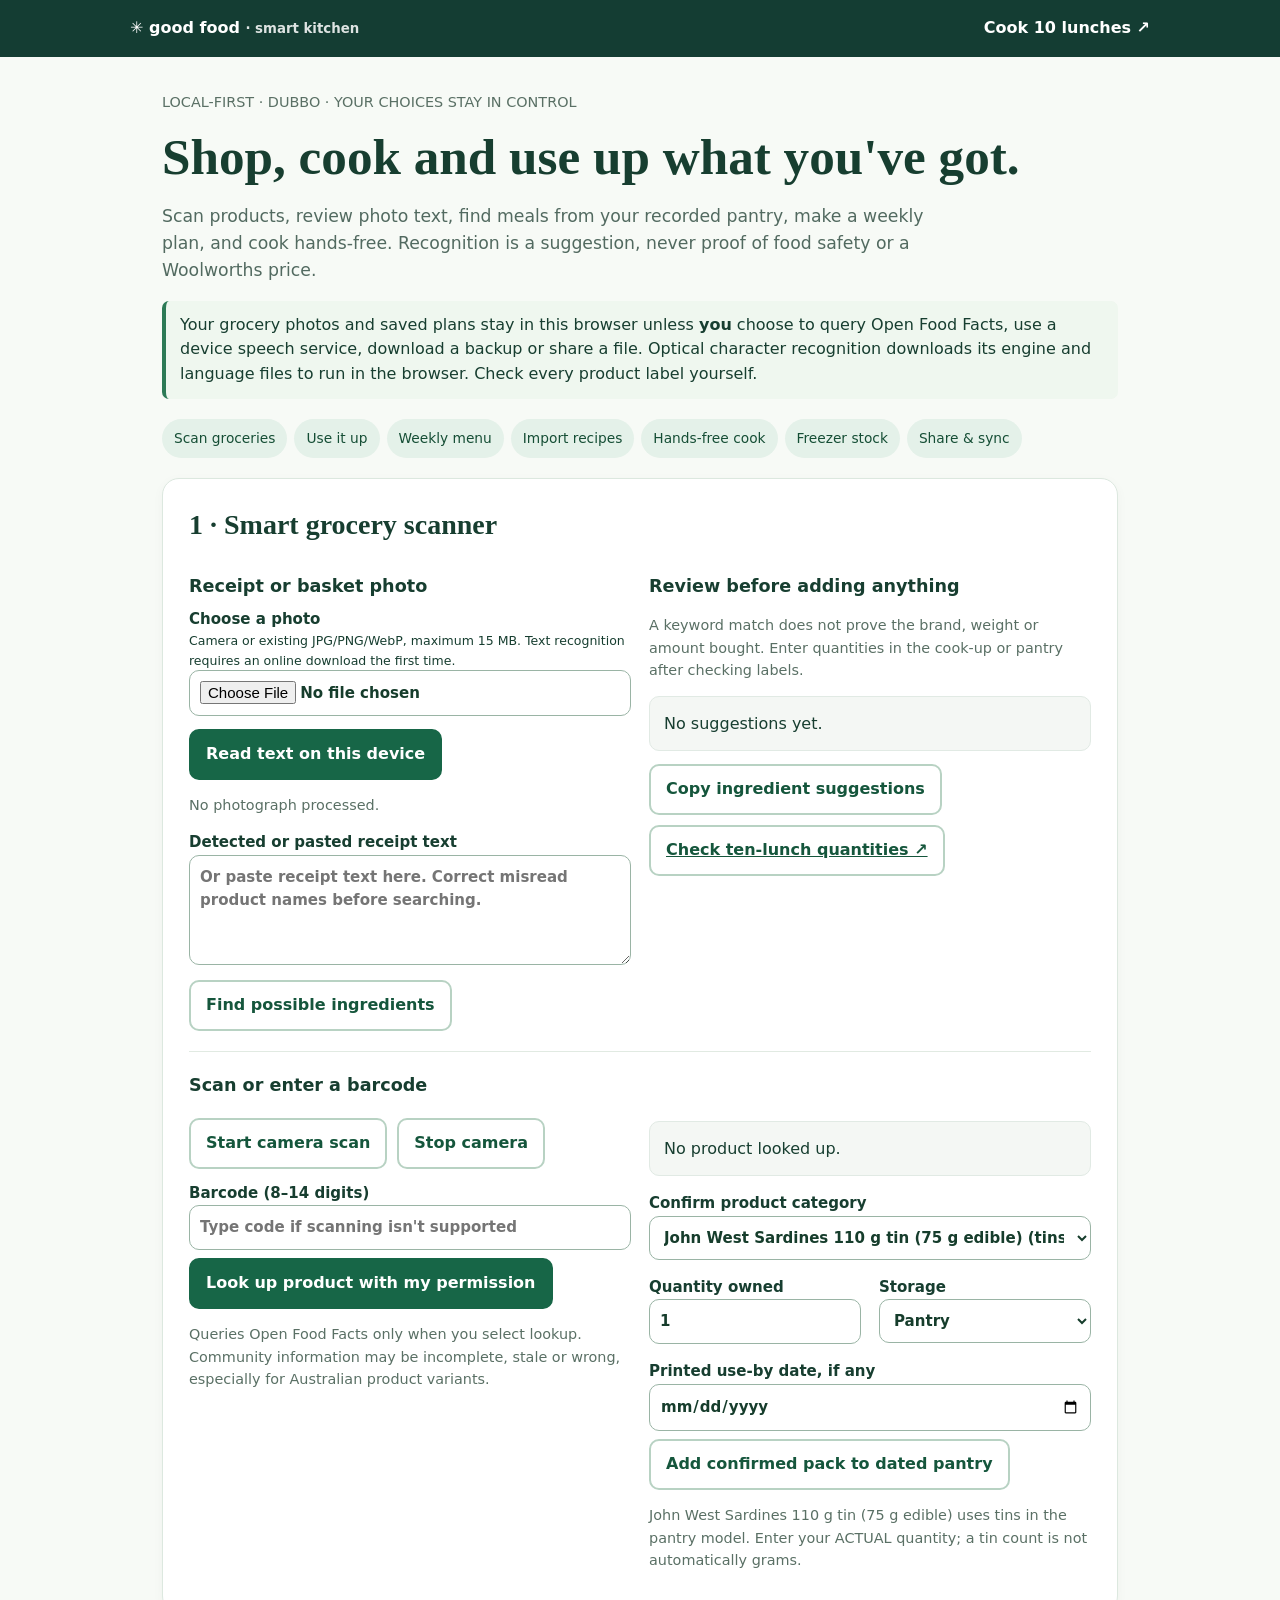
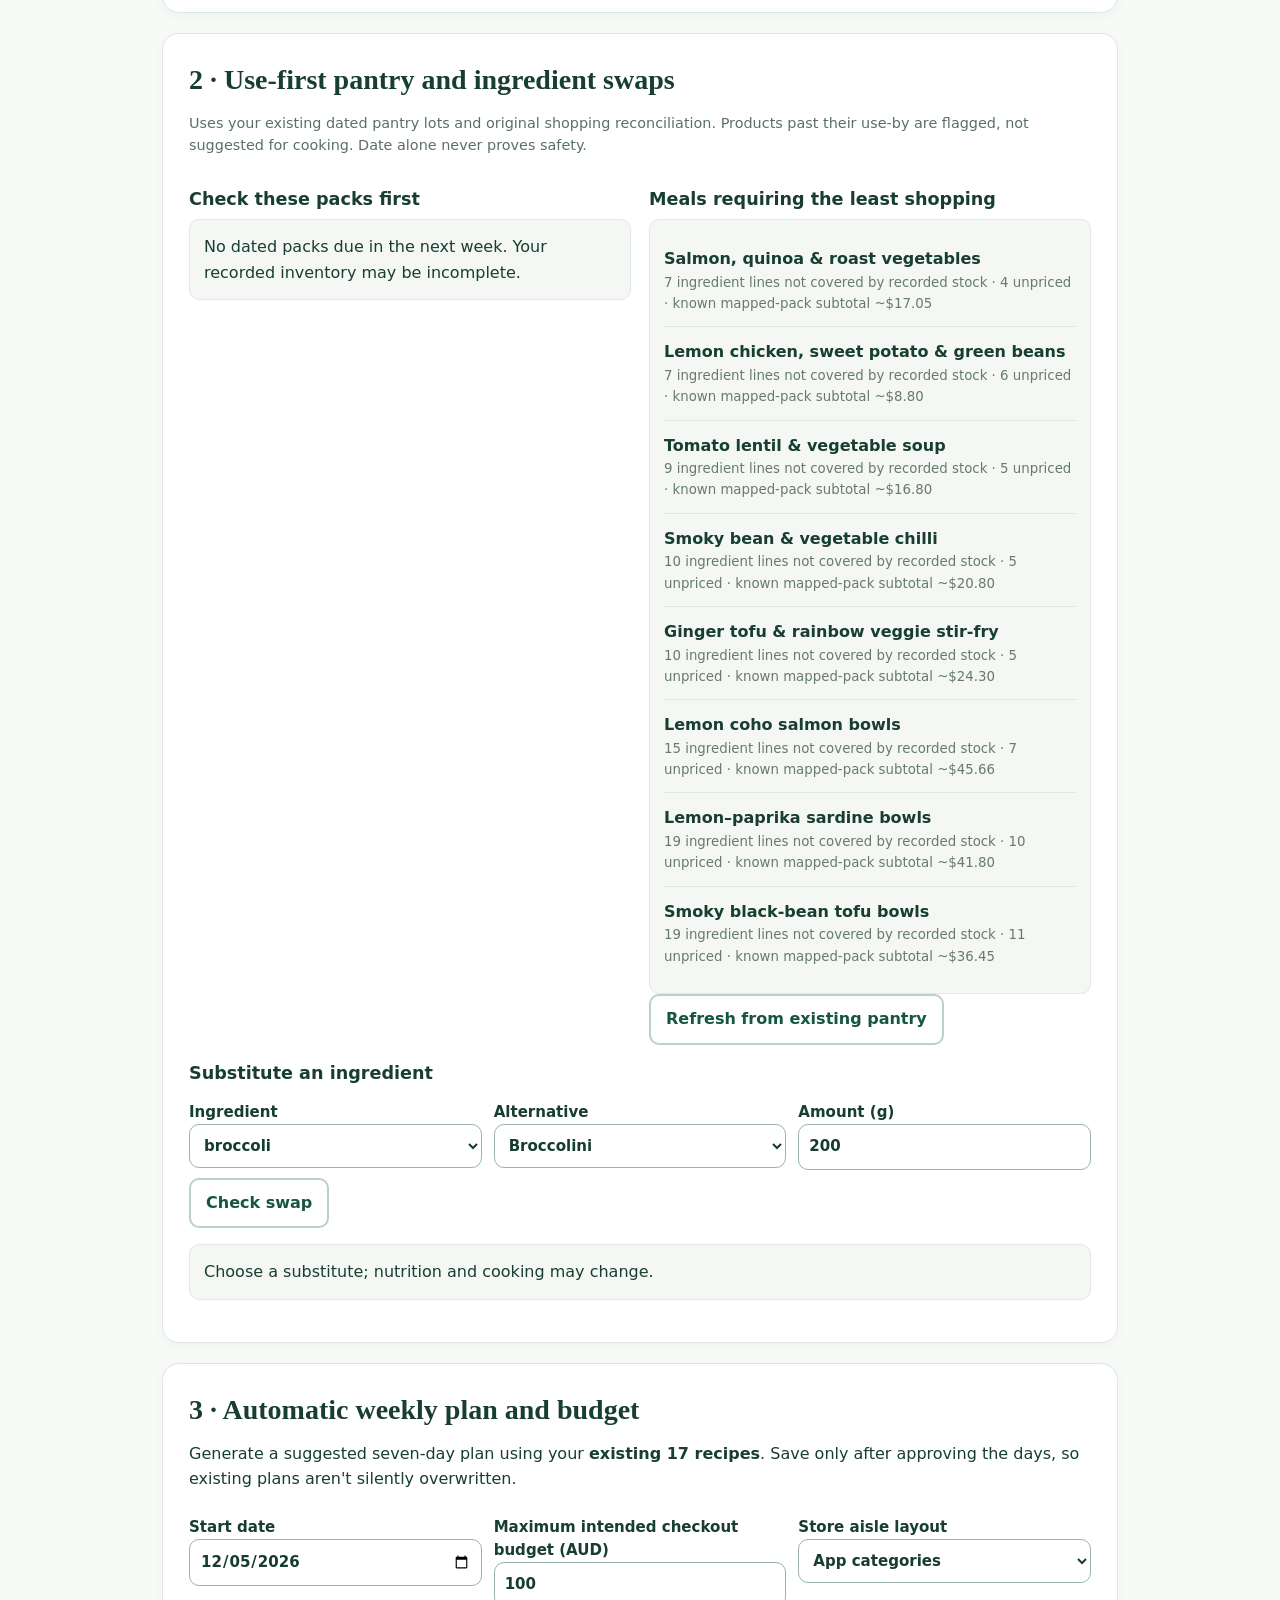
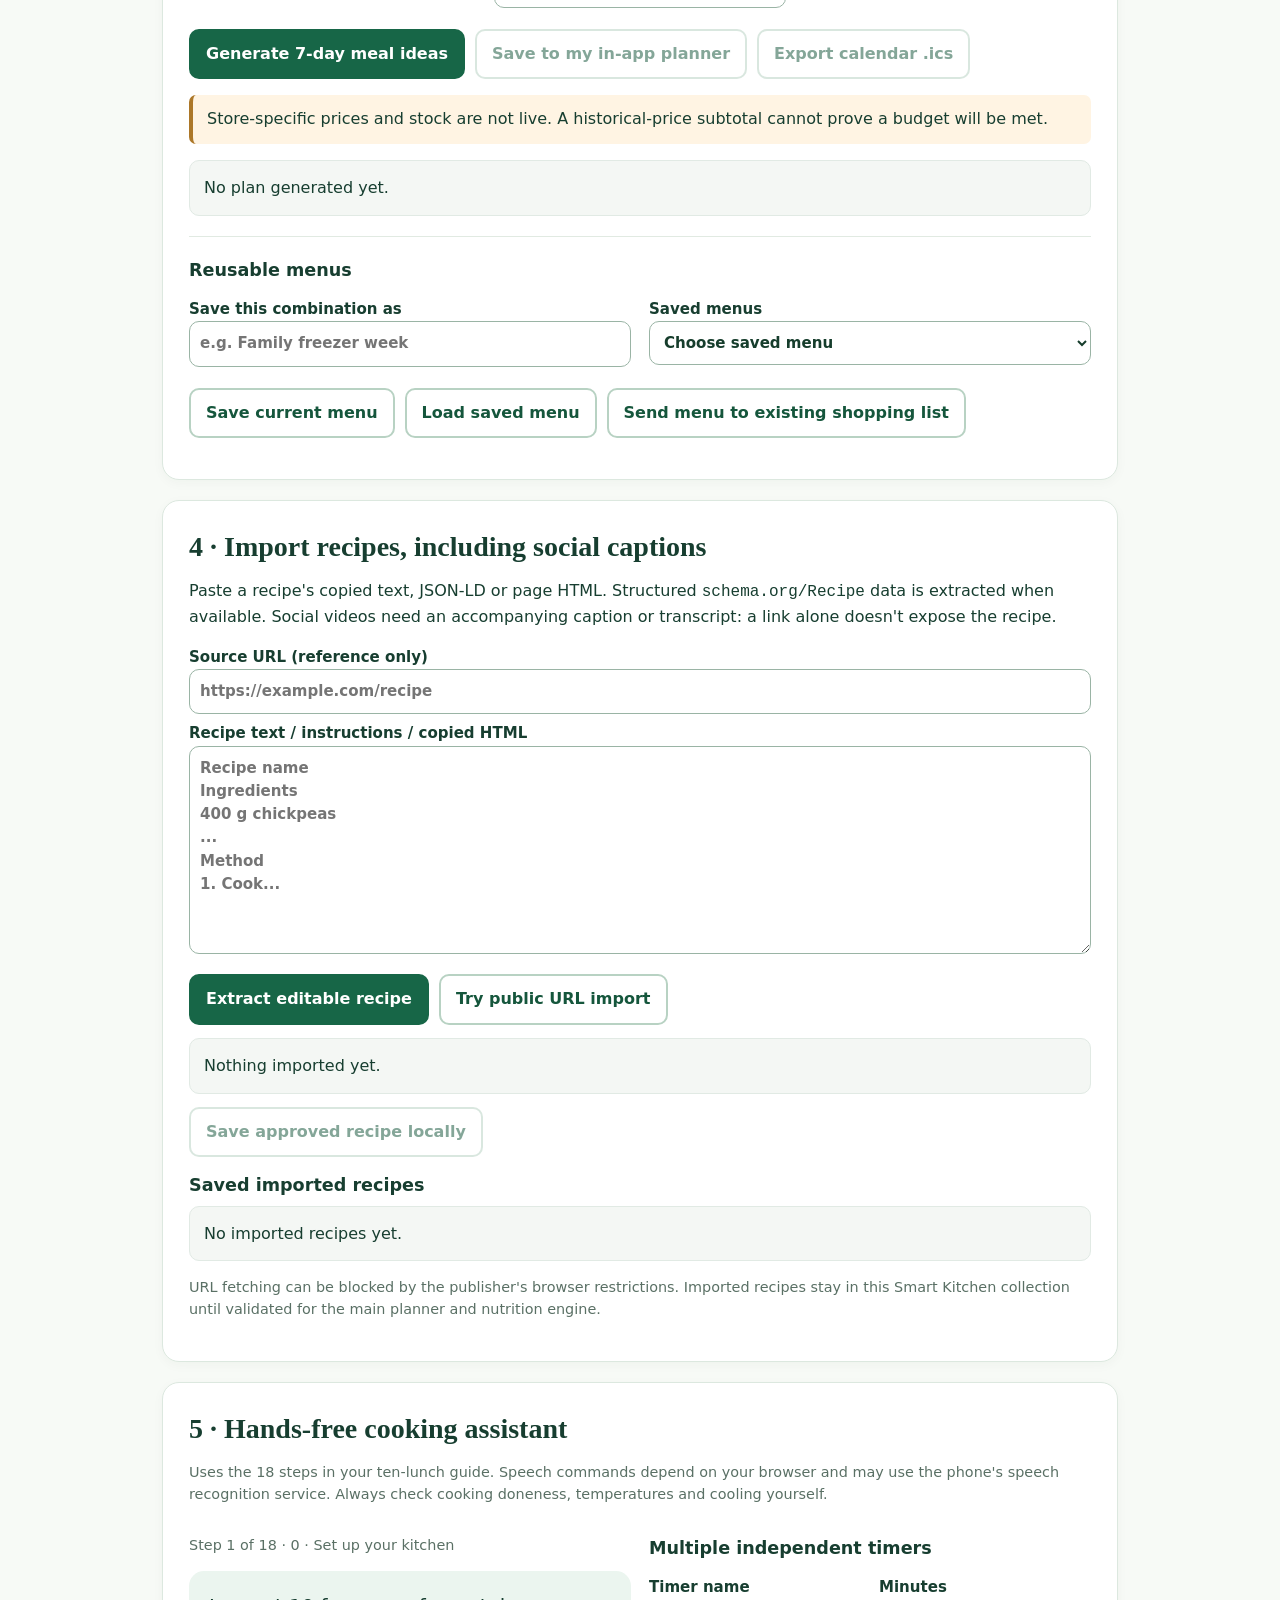
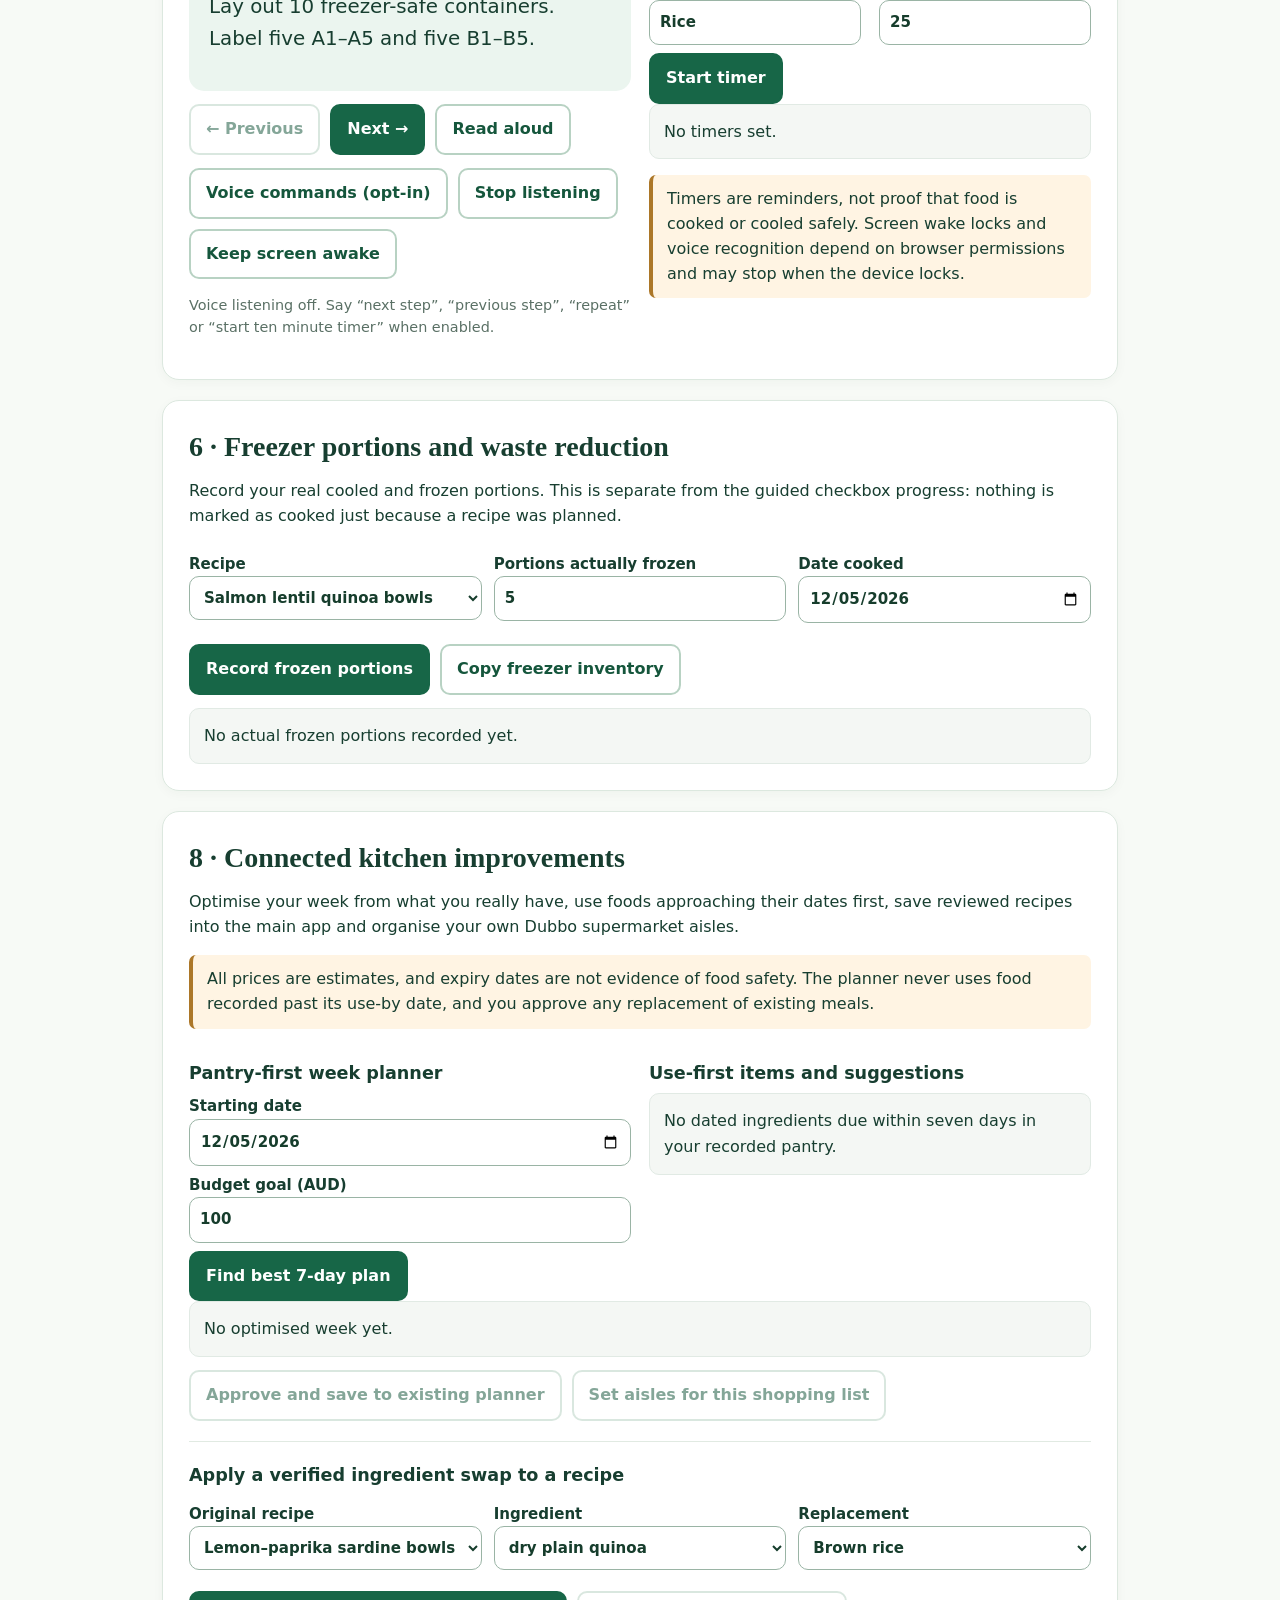
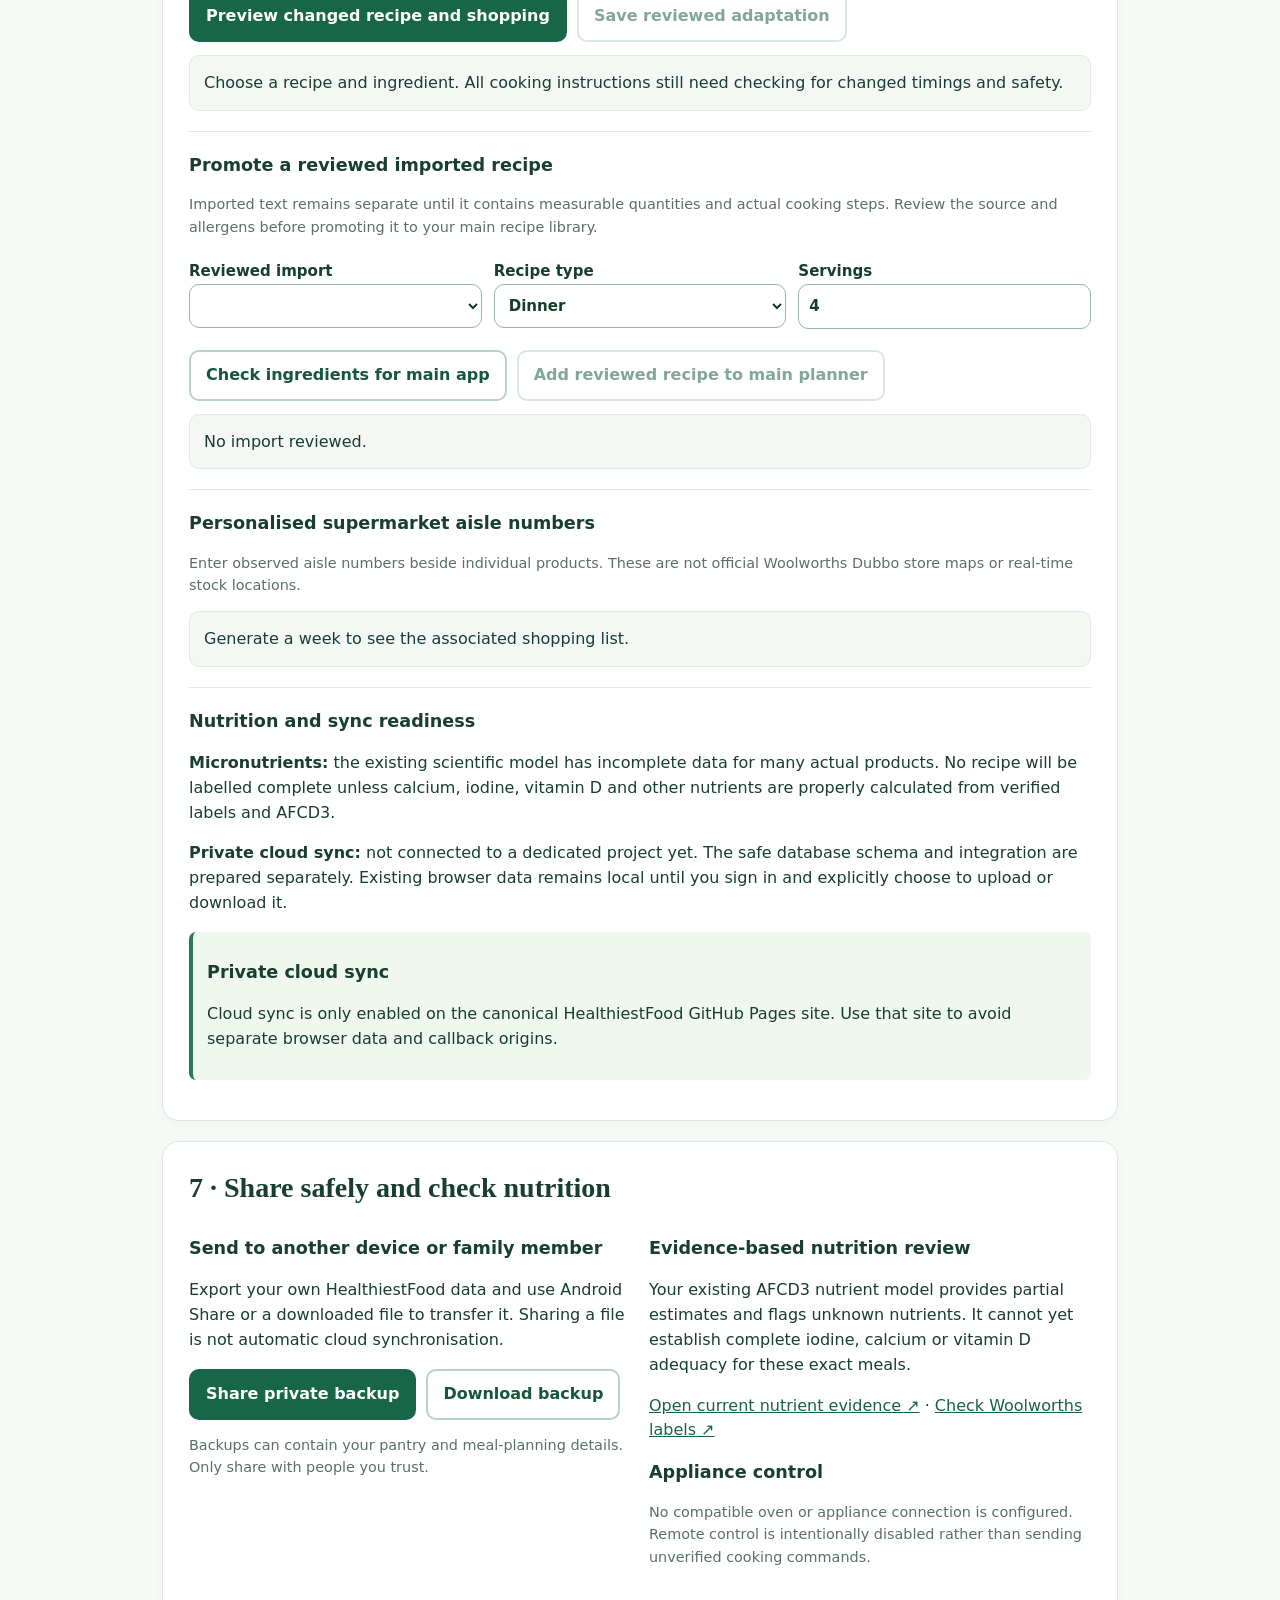
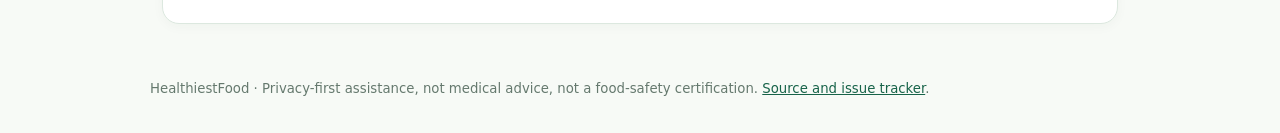
<file: smart-kitchen.html>
<!doctype html>
<html lang="en-AU">
<head>
<meta charset="utf-8"><meta name="viewport" content="width=device-width,initial-scale=1">
<meta name="theme-color" content="#143d33">
<meta name="description" content="HealthiestFood smart grocery scanner, pantry-first meal planning and hands-free batch-cooking assistant.">
<title>Smart Kitchen | HealthiestFood</title>
<link rel="manifest" href="manifest.webmanifest"><link rel="icon" href="favicon.svg" type="image/svg+xml">
<style>
:root{font-family:system-ui,-apple-system,Segoe UI,sans-serif;color:#173e30;background:#f7faf6}
*{box-sizing:border-box}body{margin:0;font-size:16px;line-height:1.55}
header{background:#143d33;padding:16px max(20px,calc((100% - 1020px)/2));color:white;display:flex;justify-content:space-between;align-items:center;gap:18px}
header a{color:white;text-decoration:none;font-weight:700}header small{opacity:.86}a{color:#176349}
main{max-width:1020px;margin:auto;padding:20px clamp(15px,4vw,32px)}
h1{font:700 clamp(2.15rem,4.4vw,3.2rem)/1.13 Georgia,serif;margin:14px 0}h2{font:700 1.75rem/1.15 Georgia,serif;margin:4px 0 16px}h3{font-size:1.1rem;margin:15px 0 6px}
.lead{color:#526a60;max-width:780px;font-size:1.08rem}.muted{color:#5a7065;font-size:.9rem}
.card{background:white;border:1px solid #dce8df;border-radius:17px;margin:20px 0;padding:clamp(16px,3vw,26px);box-shadow:0 3px 12px #123b2609}
section.card:target{outline:3px solid #87b49d}.notice{background:#eff7ef;border-left:4px solid #2c7a56;padding:12px 14px;border-radius:7px}
/* Long user-entered product names, Auth URLs and source links must wrap on phones. */
main,.card,.notice,.warning,.output,.entry,.row>span{min-width:0;overflow-wrap:anywhere;word-wrap:break-word}
code,a{overflow-wrap:anywhere;word-break:break-word}

.warning{background:#fff4e3;border-left:4px solid #ac7728;padding:12px 14px;border-radius:7px}
button,input,textarea,select{font:inherit}input,textarea,select{width:100%;min-height:44px;padding:10px;border:1px solid #9ab4a5;border-radius:10px;background:#fff;color:#163d2c}
textarea{min-height:110px;resize:vertical}label{display:block;font-weight:650;font-size:.94rem;margin:8px 0}label>small{font-weight:400;display:block}
button,.button{background:#fff;color:#15563c;border:2px solid #b8d2c3;border-radius:10px;min-height:46px;padding:11px 15px;font-weight:680;cursor:pointer}
button:hover,.button:hover{background:#eff7f0}button.primary,.button.primary{background:#176647;color:#fff;border-color:#176647}
button[disabled]{opacity:.52;cursor:not-allowed}button:focus-visible,a:focus-visible,input:focus-visible,select:focus-visible,textarea:focus-visible{outline:3px solid #e39e38;outline-offset:2px}
.actions{display:flex;flex-wrap:wrap;align-items:center;gap:10px;margin:13px 0}.actions>button{flex:0 1 auto}
.grid2{display:grid;grid-template-columns:repeat(2,minmax(0,1fr));gap:18px}.grid3{display:grid;grid-template-columns:repeat(3,minmax(0,1fr));gap:12px}
nav.jump{display:flex;gap:7px;overflow:auto;margin:20px 0;scroll-snap-type:x mandatory}nav.jump a{white-space:nowrap;padding:9px 12px;border-radius:25px;background:#e4f1e9;color:#154e35;font-size:.86rem;text-decoration:none;scroll-snap-align:start}
.output{white-space:pre-wrap;overflow-wrap:anywhere;padding:14px;background:#f4f7f4;border-radius:10px;border:1px solid #e1eae4;font:inherit;line-height:1.6;min-height:55px}
.entry{border-top:1px solid #e0e8e1;padding:12px 0}.entry:first-child{border-top:0}.entry strong{display:block}.entry small{display:block;color:#667a70}
.row{display:flex;gap:12px;align-items:center}.row>input[type=checkbox]{width:22px;height:22px;min-height:22px;flex:none}
.kpi{padding:13px;border-radius:12px;background:#f0f6f0}.kpi b{font-size:1.4rem}
video{width:100%;max-height:270px;border-radius:12px;background:#12221d;object-fit:cover}
.step{font-size:1.24rem;line-height:1.6;background:#ebf5ef;padding:20px;border-radius:15px;min-height:120px}
footer{max-width:1020px;margin:auto;color:#65796e;padding:15px 20px 35px;font-size:.83rem}
hr{border:0;border-top:1px solid #e1eae2;margin:20px 0}
@media(max-width:680px){.grid2,.grid3{grid-template-columns:1fr}.actions button{flex:1 1 100%}main{padding:15px}header{padding:13px}}
</style>
<script src="site-data.js" defer></script>
<script src="whole-day-data.js" defer></script>
<script src="nutrient-ledger.js" defer></script>
<script src="ingredient-catalogue.js" defer></script>
<script src="food-shopping.js" defer></script>
<script src="pantry-lots.js" defer></script>
<script src="timers.js" defer></script>
<script src="ten-lunch-planner.js" defer></script>
<script src="local-backup.js" defer></script>
<script src="smart-kitchen-core.js" defer></script>
<script src="workflow-v2-core.js" defer></script>
<script src="user-recipes.js" defer></script>
<script src="smart-kitchen.js" defer></script>
<script src="workflow-v2-ui.js" defer></script>
<script src="cloud-config.js" defer></script>
<script src="cloud-sync.js" defer></script>
<script src="cloud-sync-ui.js" defer></script>
<script src="iframe-route-bridge.js" defer></script>
</head>
<body>
<header><a href="index.html#home">✳ good food <small>· smart kitchen</small></a><a href="ten-lunch-cook.html">Cook 10 lunches ↗</a></header>
<main id="main">
<p class="muted">LOCAL-FIRST · DUBBO · YOUR CHOICES STAY IN CONTROL</p>
<h1>Shop, cook and use up what you've got.</h1>
<p class="lead">Scan products, review photo text, find meals from your recorded pantry, make a weekly plan, and cook hands-free. Recognition is a suggestion, never proof of food safety or a Woolworths price.</p>
<p class="notice">Your grocery photos and saved plans stay in this browser unless <strong>you</strong> choose to query Open Food Facts, use a device speech service, download a backup or share a file. Optical character recognition downloads its engine and language files to run in the browser. Check every product label yourself.</p>
<nav class="jump" aria-label="Smart Kitchen sections">
<a href="#scan">Scan groceries</a><a href="#pantry">Use it up</a><a href="#planner">Weekly menu</a><a href="#import">Import recipes</a><a href="#cooking">Hands-free cook</a><a href="#freezer">Freezer stock</a><a href="#sharing">Share & sync</a>
</nav>

<section id="scan" class="card">
<h2>1 · Smart grocery scanner</h2>
<div class="grid2">
<div>
<h3>Receipt or basket photo</h3>
<label>Choose a photo <small>Camera or existing JPG/PNG/WebP, maximum 15 MB. Text recognition requires an online download the first time.</small><input id="groceryPhoto" type="file" accept="image/png,image/jpeg,image/webp" capture="environment"></label>
<div class="actions"><button id="recognisePhoto" class="primary">Read text on this device</button></div>
<p id="photoStatus" class="muted" role="status">No photograph processed.</p>
<label>Detected or pasted receipt text <textarea id="groceryText" placeholder="Or paste receipt text here. Correct misread product names before searching."></textarea></label>
<button id="detectProducts">Find possible ingredients</button>
</div>
<div>
<h3>Review before adding anything</h3>
<p class="muted">A keyword match does not prove the brand, weight or amount bought. Enter quantities in the cook-up or pantry after checking labels.</p>
<div id="detectedProducts" class="output" role="status">No suggestions yet.</div>
<div class="actions"><button id="copyDetected">Copy ingredient suggestions</button><a href="ten-lunch-cook.html" class="button">Check ten-lunch quantities ↗</a></div>
</div>
</div>
<hr>
<h3>Scan or enter a barcode</h3>
<div class="grid2">
<div>
<video id="barcodeVideo" playsinline muted hidden aria-label="Barcode camera preview"></video>
<div class="actions"><button id="startBarcode">Start camera scan</button><button id="stopBarcode">Stop camera</button></div>
<label>Barcode (8–14 digits) <input id="barcode" inputmode="numeric" maxlength="14" placeholder="Type code if scanning isn't supported"></label>
<button id="lookupBarcode" class="primary">Look up product with my permission</button>
<p class="muted">Queries Open Food Facts only when you select lookup. Community information may be incomplete, stale or wrong, especially for Australian product variants.</p>
</div>
<div>
<p id="barcodeInfo" class="output" role="status">No product looked up.</p>
<label>Confirm product category <select id="recognisedLotKey"></select></label>
<div class="grid2">
<label>Quantity owned <input id="recognisedLotQuantity" type="number" step=".01" min=".01" max="100000" value="1"></label>
<label>Storage <select id="recognisedLotStorage"><option value="pantry">Pantry</option><option value="fridge">Fridge</option><option value="freezer">Freezer</option></select></label>
</div>
<label>Printed use-by date, if any <input id="recognisedLotDate" type="date"></label>
<button id="saveRecognisedLot">Add confirmed pack to dated pantry</button>
<p id="lotStatus" class="muted" role="status">Nothing added to inventory.</p>
</div>
</div>
</section>

<section id="pantry" class="card">
<h2>2 · Use-first pantry and ingredient swaps</h2>
<p class="muted">Uses your existing dated pantry lots and original shopping reconciliation. Products past their use-by are flagged, not suggested for cooking. Date alone never proves safety.</p>
<div class="grid2">
<div><h3>Check these packs first</h3><div id="expiringPacks" class="output">Reading your saved pantry…</div></div>
<div><h3>Meals requiring the least shopping</h3><div id="mealSuggestions" class="output">Loading meal suggestions…</div><button id="refreshPantry">Refresh from existing pantry</button></div>
</div>
<h3>Substitute an ingredient</h3>
<div class="grid3"><label>Ingredient <select id="swapOriginal"></select></label><label>Alternative <select id="swapAlternative"></select></label><label>Amount (g) <input id="swapGrams" type="number" min="1" max="100000" value="200"></label></div>
<button id="calculateSwap">Check swap</button><p id="swapResult" class="output" role="status">Choose a substitute; nutrition and cooking may change.</p>
</section>

<section id="planner" class="card">
<h2>3 · Automatic weekly plan and budget</h2>
<p>Generate a suggested seven-day plan using your <strong>existing 17 recipes</strong>. Save only after approving the days, so existing plans aren't silently overwritten.</p>
<div class="grid3">
<label>Start date <input id="planStart" type="date"></label>
<label>Maximum intended checkout budget (AUD) <input id="planBudget" type="number" min="1" max="1000" step="1" value="100"></label>
<label>Store aisle layout <select id="aisleLayout"><option value="original">App categories</option><option value="produce-first">Fresh produce first</option><option value="frozen-first">Chilled & frozen first</option></select></label>
</div>
<div class="actions"><button id="suggestMenu" class="primary">Generate 7-day meal ideas</button><button id="saveToCalendar" disabled>Save to my in-app planner</button><button id="downloadIcs" disabled>Export calendar .ics</button></div>
<p class="warning" id="budgetStatus">Store-specific prices and stock are not live. A historical-price subtotal cannot prove a budget will be met.</p>
<div id="menuPreview" class="output">No plan generated yet.</div>
<hr>
<h3>Reusable menus</h3>
<div class="grid2">
<label>Save this combination as <input id="presetName" maxlength="80" placeholder="e.g. Family freezer week"></label>
<label>Saved menus <select id="presetPicker"><option value="">Choose saved menu</option></select></label>
</div>
<div class="actions"><button id="savePreset">Save current menu</button><button id="loadPreset">Load saved menu</button><button id="applyShopping">Send menu to existing shopping list</button></div>
<p id="presetStatus" class="muted" role="status"></p>
</section>

<section id="import" class="card">
<h2>4 · Import recipes, including social captions</h2>
<p>Paste a recipe's copied text, JSON-LD or page HTML. Structured <code>schema.org/Recipe</code> data is extracted when available. Social videos need an accompanying caption or transcript: a link alone doesn't expose the recipe.</p>
<label>Source URL (reference only) <input id="recipeSource" type="url" placeholder="https://example.com/recipe"></label>
<label>Recipe text / instructions / copied HTML <textarea id="recipePaste" rows="8" placeholder="Recipe name&#10;Ingredients&#10;400 g chickpeas&#10;...&#10;Method&#10;1. Cook..."></textarea></label>
<div class="actions"><button id="extractRecipe" class="primary">Extract editable recipe</button><button id="tryRecipeUrl">Try public URL import</button></div>
<div id="recipePreview" class="output" role="status">Nothing imported yet.</div>
<div class="actions"><button id="saveImportedRecipe" disabled>Save approved recipe locally</button></div>
<h3>Saved imported recipes</h3><div id="importedRecipes" class="output"></div>
<p class="muted">URL fetching can be blocked by the publisher's browser restrictions. Imported recipes stay in this Smart Kitchen collection until validated for the main planner and nutrition engine.</p>
</section>

<section id="cooking" class="card">
<h2>5 · Hands-free cooking assistant</h2>
<p class="muted">Uses the 18 steps in your ten-lunch guide. Speech commands depend on your browser and may use the phone's speech recognition service. Always check cooking doneness, temperatures and cooling yourself.</p>
<div class="grid2">
<div>
<p id="stepPosition" class="muted">Step 1</p><div id="currentCookStep" class="step">Loading cooking steps…</div>
<div class="actions"><button id="previousStep">← Previous</button><button id="nextStep" class="primary">Next →</button><button id="readStep">Read aloud</button></div>
<div class="actions"><button id="voiceStart">Voice commands (opt-in)</button><button id="voiceStop">Stop listening</button><button id="keepScreenOn">Keep screen awake</button></div>
<p id="voiceStatus" class="muted" role="status">Voice listening off. Say “next step”, “previous step”, “repeat” or “start ten minute timer” when enabled.</p>
</div>
<div>
<h3>Multiple independent timers</h3>
<div class="grid2">
<label>Timer name <input id="timerName" maxlength="60" value="Rice"></label>
<label>Minutes <input id="timerMinutes" type="number" min="1" max="240" value="25"></label>
</div>
<button id="startTimer" class="primary">Start timer</button>
<div id="smartTimers" class="output" aria-live="polite">No timers running.</div>
<p class="warning">Timers are reminders, not proof that food is cooked or cooled safely. Screen wake locks and voice recognition depend on browser permissions and may stop when the device locks.</p>
</div>
</div>
</section>

<section id="freezer" class="card">
<h2>6 · Freezer portions and waste reduction</h2>
<p>Record your real cooled and frozen portions. This is separate from the guided checkbox progress: nothing is marked as cooked just because a recipe was planned.</p>
<div class="grid3">
<label>Recipe <select id="freezerRecipe"><option value="Salmon lentil quinoa bowls">Salmon lentil quinoa bowls</option><option value="Tofu chickpea curry bowls">Tofu chickpea curry bowls</option></select></label>
<label>Portions actually frozen <input id="freezerPortions" type="number" min="1" max="50" value="5"></label>
<label>Date cooked <input id="freezerDate" type="date"></label>
</div>
<div class="actions"><button id="addFreezer" class="primary">Record frozen portions</button><button id="exportFreezer">Copy freezer inventory</button></div>
<div id="freezerStock" class="output" role="status">No portions recorded.</div>
</section>

<section id="connected" class="card">
<h2>8 · Connected kitchen improvements</h2>
<p>Optimise your week from what you really have, use foods approaching their dates first, save reviewed recipes into the main app and organise your own Dubbo supermarket aisles.</p>
<p class="warning">All prices are estimates, and expiry dates are not evidence of food safety. The planner never uses food recorded past its use-by date, and you approve any replacement of existing meals.</p>
<div class="grid2">
<div>
<h3>Pantry-first week planner</h3>
<label>Starting date <input id="connectedStart" type="date"></label>
<label>Budget goal (AUD) <input id="connectedBudget" type="number" min="10" max="2000" step="1" value="100"></label>
<button id="connectedOptimise" class="primary">Find best 7-day plan</button>
</div><div>
<h3>Use-first items and suggestions</h3>
<div id="connectedUseFirst" class="output">Reviewing your dated pantry…</div>
</div></div>
<div id="connectedPlanPreview" class="output">No optimised week yet.</div>
<div class="actions"><button id="connectedSave" disabled>Approve and save to existing planner</button><button id="connectedAisles" disabled>Set aisles for this shopping list</button></div>
<div id="connectedAisleEditor" class="output" hidden></div>
<hr>
<h3>Apply a verified ingredient swap to a recipe</h3>
<div class="grid3">
<label>Original recipe <select id="connectedRecipe"></select></label>
<label>Ingredient <select id="connectedIngredient"></select></label>
<label>Replacement <select id="connectedReplacement"></select></label>
</div>
<div class="actions"><button id="connectedSwapPreview" class="primary">Preview changed recipe and shopping</button><button id="connectedSwapSave" disabled>Save reviewed adaptation</button></div>
<div id="connectedSwapResult" class="output">Choose a recipe and ingredient. All cooking instructions still need checking for changed timings and safety.</div>
<hr>
<h3>Promote a reviewed imported recipe</h3>
<p class="muted">Imported text remains separate until it contains measurable quantities and actual cooking steps. Review the source and allergens before promoting it to your main recipe library.</p>
<div class="grid3">
<label>Reviewed import <select id="connectedImport"></select></label>
<label>Recipe type <select id="connectedImportType"><option value="dinner">Dinner</option><option value="lunch">Lunch</option><option value="breakfast">Breakfast</option><option value="snack">Snack</option></select></label>
<label>Servings <input id="connectedImportServes" type="number" min="1" max="30" step="1" value="4"></label>
</div>
<div class="actions"><button id="connectedImportReview">Check ingredients for main app</button><button id="connectedImportSave" disabled>Add reviewed recipe to main planner</button></div>
<div id="connectedImportResult" class="output">No import reviewed.</div>
<hr>
<h3>Personalised supermarket aisle numbers</h3>
<p class="muted">Enter observed aisle numbers beside individual products. These are not official Woolworths Dubbo store maps or real-time stock locations.</p>
<div id="connectedShopAisles" class="output">Generate a week to see the associated shopping list.</div>
<hr>
<h3>Nutrition and sync readiness</h3>
<p><strong>Micronutrients:</strong> the existing scientific model has incomplete data for many actual products. No recipe will be labelled complete unless calcium, iodine, vitamin D and other nutrients are properly calculated from verified labels and AFCD3.</p>
<p><strong>Private cloud sync:</strong> not connected to a dedicated project yet. The safe database schema and integration are prepared separately. Existing browser data remains local until you sign in and explicitly choose to upload or download it.</p>
<div id="cloudSyncRoot" class="notice">
<h3>Private cloud sync</h3>
<p id="cloudSyncStatus" role="status">Cloud backend not configured. Your data remain private in this browser.</p>
<div id="cloudSyncControls" hidden>
<p class="warning"><strong>One-time authentication setup:</strong> The dedicated database and owner-only permissions are configured. Supabase's email sign-in redirect settings must be set before login can be confirmed. In <a href="https://supabase.com/dashboard/project/rtlnwqdovacxyjwfcgxf/auth/url-configuration" target="_blank" rel="noopener noreferrer">Authentication → URL Configuration</a>, set <strong>Site URL</strong> to <code>https://joshualparris.github.io/HealthiestFood/smart-kitchen.html</code>, and add that exact address to <strong>Redirect URLs</strong>. This setting is not available through the connected Supabase admin tools and has not yet been verified.</p>
<label class="row"><input id="cloudRedirectConfirmed" type="checkbox"> <span>I have configured and saved the two Auth URL settings above.</span></label>
<label>Account email <input id="cloudEmail" type="email" autocomplete="email" placeholder="Your email address"></label>
<div class="actions">
<button id="cloudLogin">Email me a sign-in link</button>
<button id="cloudInspect">Compare local and cloud copies</button>
<button id="cloudPush">Upload my local copy</button>
<button id="cloudPull">Download cloud copy</button>
<button id="cloudSignOut">Sign out</button>
</div>
<p class="muted">Upload and download require confirmation. Cloud changes are never silently merged, and a conflict prevents stale overwrite. Your local records remain on this device until you explicitly replace them.</p>
</div>
</div>
<p id="connectedStatus" class="muted" role="status"></p>
</section>
<section id="sharing" class="card">
<h2>7 · Share safely and check nutrition</h2>
<div class="grid2">
<div>
<h3>Send to another device or family member</h3>
<p>Export your own HealthiestFood data and use Android Share or a downloaded file to transfer it. Sharing a file is not automatic cloud synchronisation.</p>
<div class="actions"><button id="shareBackup" class="primary">Share private backup</button><button id="downloadBackup">Download backup</button></div>
<p class="muted">Backups can contain your pantry and meal-planning details. Only share with people you trust.</p>
</div>
<div>
<h3>Evidence-based nutrition review</h3>
<p>Your existing AFCD3 nutrient model provides partial estimates and flags unknown nutrients. It cannot yet establish complete iodine, calcium or vitamin D adequacy for these exact meals.</p>
<p><a href="index.html#science">Open current nutrient evidence ↗</a> · <a href="product-check.html">Check Woolworths labels ↗</a></p>
<h3>Appliance control</h3><p class="muted">No compatible oven or appliance connection is configured. Remote control is intentionally disabled rather than sending unverified cooking commands.</p>
</div>
</div>
<p id="shareStatus" class="muted" role="status"></p>
</section>
</main>
<footer>HealthiestFood · Privacy-first assistance, not medical advice, not a food-safety certification. <a href="https://github.com/joshualparris/HealthiestFood">Source and issue tracker</a>.</footer>
</body>
</html>
</file>
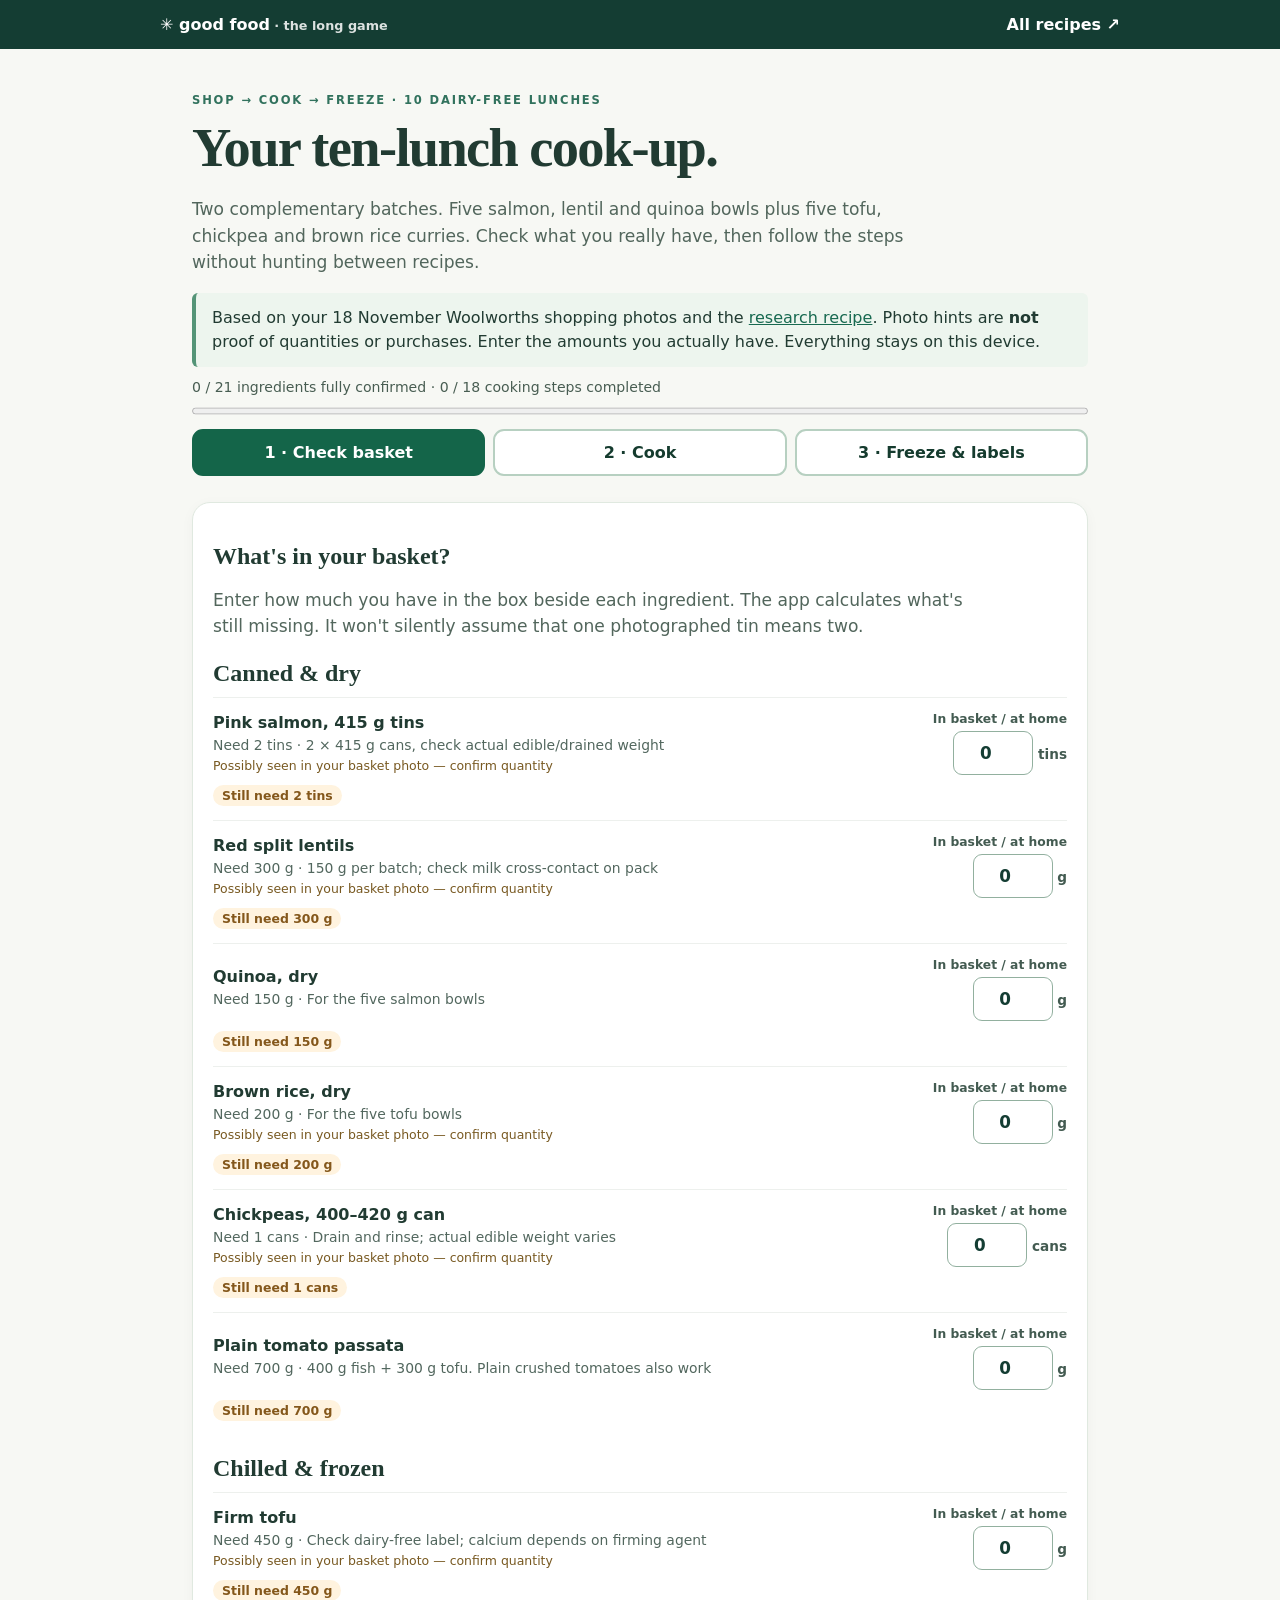
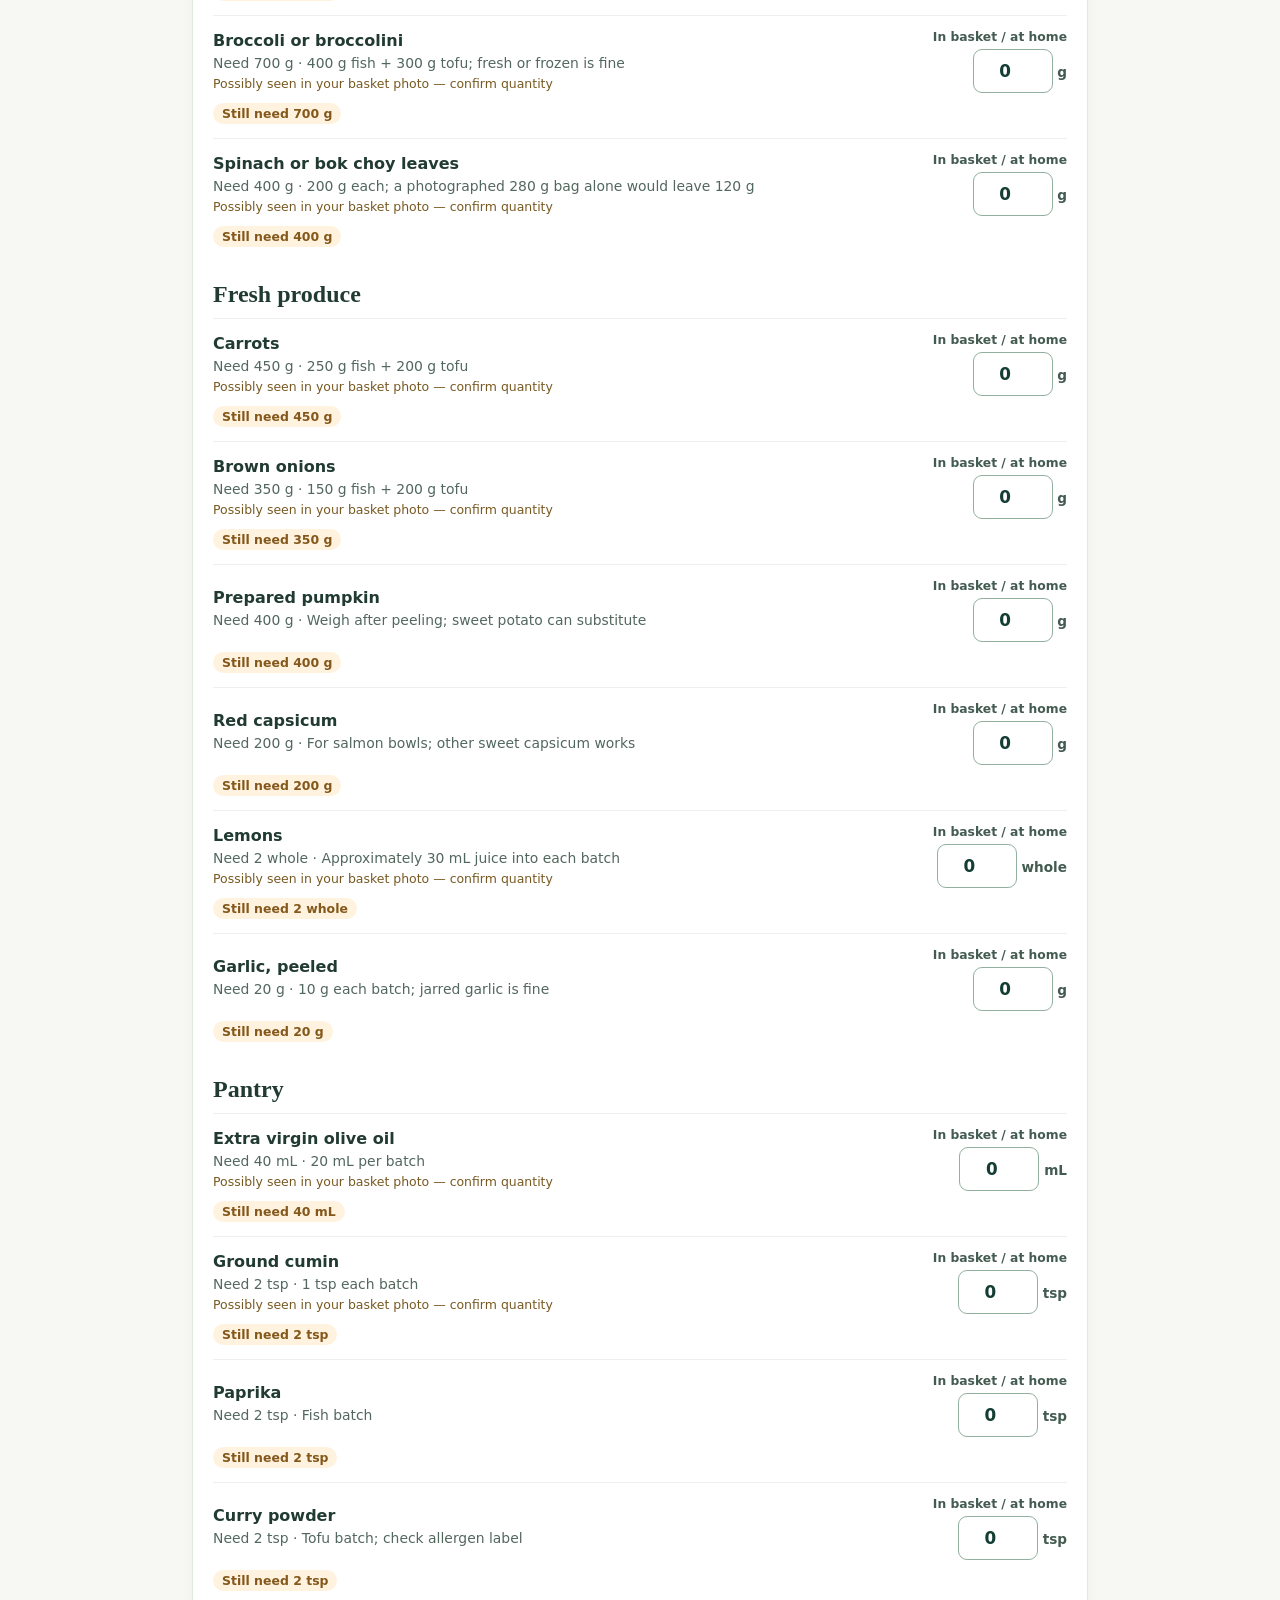
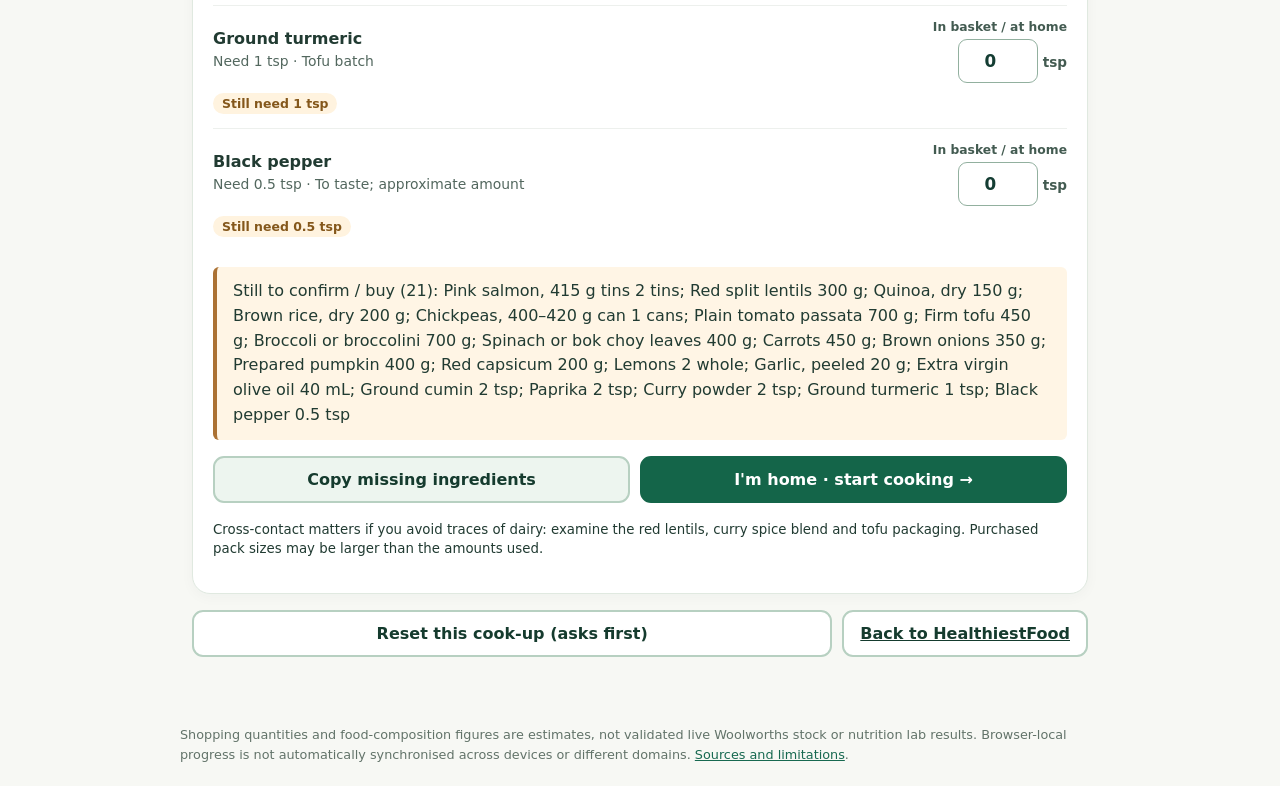
<file: ten-lunch-cook.html>
<!doctype html>
<html lang="en-AU">
<head>
<meta charset="utf-8">
<meta name="viewport" content="width=device-width,initial-scale=1">
<meta name="theme-color" content="#143d33">
<meta name="description" content="Check your Woolworths basket, then cook and safely freeze ten dairy-free lunches in one guided session.">
<title>Cook 10 lunches · Good Food, Long Game</title>
<link rel="icon" href="favicon.svg" type="image/svg+xml">
<link rel="manifest" href="manifest.webmanifest">
<style>
:root{color-scheme:light;font-family:system-ui,-apple-system,"Segoe UI",sans-serif;background:#f7f8f4;color:#213b32}
*{box-sizing:border-box}body{margin:0}a{color:#176950}header{background:#143d33;color:white;padding:15px max(20px,calc((100% - 960px)/2));display:flex;justify-content:space-between;gap:12px;align-items:center}header a{color:#fff;text-decoration:none;font-weight:700}header span{font-size:.8rem;opacity:.85}
main{max-width:960px;margin:auto;padding:clamp(16px,4vw,32px)}.eyebrow{text-transform:uppercase;letter-spacing:.16em;font-weight:700;color:#31725d;font-size:.72rem}
h1{font-family:Georgia,serif;font-size:clamp(2rem,5vw,3.4rem);letter-spacing:-.03em;line-height:1.12;margin:.5rem 0}.lead{font-size:1.07rem;line-height:1.55;max-width:750px;color:#52665c}
h2{font-family:Georgia,serif;font-size:1.5rem;margin:20px 0 10px}h3{margin:8px 0;font-size:1.08rem}
.card{background:#fff;border:1px solid #e0e9e0;border-radius:18px;box-shadow:0 3px 14px #143d3309;padding:20px;margin:16px 0}
.note{background:#edf5ee;border-left:4px solid #549477;padding:13px 16px;border-radius:6px;line-height:1.5}
.warning{background:#fff5e5;border-left:4px solid #ab7133;padding:12px 16px;border-radius:6px;line-height:1.55}
.tabs{display:grid;grid-template-columns:repeat(3,1fr);gap:8px;position:sticky;top:0;z-index:2;background:#f7f8f4;padding:10px 0}
button,.button{font:inherit;cursor:pointer;border:2px solid #b7d0c1;border-radius:11px;padding:12px 16px;background:#fff;color:#153b2e;font-weight:650;min-height:46px}
button:hover{background:#ebf4ee}button[aria-selected=true],button.primary{background:#146549;color:#fff;border-color:#146549}button:focus-visible,input:focus-visible,a:focus-visible{outline:3px solid #d99536;outline-offset:3px}
button.secondary{background:#edf5ef} .actions{display:flex;gap:10px;flex-wrap:wrap;margin:16px 0}.actions button{flex:1 1 auto}
.stat{font-size:.88rem;color:#485d52;margin:12px 0 5px}progress{width:100%;height:14px;accent-color:#287753}
.ingredient{border-top:1px solid #edf0ed;display:grid;grid-template-columns:1fr auto;align-items:center;gap:10px;padding:14px 0}
.ingredient strong{font-size:1rem}.ingredient p{color:#52675e;font-size:.87rem;margin:5px 0}.ingredient small{font-size:.78rem;color:#785921;display:block}
.ingredient label{font-size:.77rem;color:#435b51;text-align:right;font-weight:600}.ingredient .value{display:block;margin-top:5px;font-size:.85rem}
.ingredient input{width:80px;min-height:44px;font:inherit;font-size:1.05rem;text-align:center;border-radius:9px;border:1px solid #92b09f;padding:6px;color:#143d33;background:#fff}
.ingredient output{grid-column:1/-1;justify-self:start;font-size:.78rem;border-radius:30px;padding:3px 9px;font-weight:650}
.missing{background:#fff3df;color:#84571b}.enough{background:#e4f5e9;color:#165c3d}
.phase{border-bottom:1px solid #e1e9e0;padding-bottom:17px}.phase:last-child{border:0}
.phase>p{color:#556b61;line-height:1.55}.step{display:flex;gap:14px;align-items:flex-start;border-radius:12px;padding:15px 12px;margin:8px 0;background:#f2f7f3;line-height:1.5;cursor:pointer}
.step input{flex:none;width:23px;height:23px;accent-color:#237a57;margin:2px 0 0}.step.is-done{background:#e3f3e9}.step.is-done span{text-decoration:line-through;opacity:.69}
.recipe-grid{display:grid;grid-template-columns:repeat(2,minmax(0,1fr));gap:12px}
.recipe{background:#f5f8f4;border-radius:12px;padding:14px}.recipe b{font-size:1.05rem}.recipe p{color:#566b60;line-height:1.45}.recipe ul{padding-left:20px;line-height:1.75}
.labelgrid{display:grid;grid-template-columns:repeat(2,1fr);gap:8px}.f-label{border:1px dashed #777;border-radius:8px;padding:9px;font-size:.85rem;background:white;min-height:78px}.f-label strong{display:block}
footer{max-width:960px;margin:auto;padding:20px;color:#627369;font-size:.8rem;line-height:1.6}
[hidden]{display:none!important}
@media(max-width:650px){.recipe-grid{grid-template-columns:1fr}.ingredient{grid-template-columns:1fr}.ingredient label{text-align:left}.tabs button{padding:8px 5px;font-size:.82rem}.card{padding:15px}header{padding:14px}}
@media print{header,.tabs,.no-print,#pane-shop,#pane-cook,footer{display:none!important}body{background:white}main{max-width:none;padding:0}.card{padding:0;box-shadow:none;border:0}#pane-finish{display:block!important}.labelgrid{grid-template-columns:repeat(2,1fr);gap:10px}.f-label{break-inside:avoid;min-height:95px}.print-instructions{display:none!important}}
</style>
<script src="ten-lunch-planner.js" defer></script>
<script src="ten-lunch-legacy.js" defer></script>
<script src="iframe-route-bridge.js" defer></script>
</head>
<body>
<header><a href="index.html#home" aria-label="Back to Good Food home">✳ good food<span> · the long game</span></a><a href="index.html#recipes">All recipes ↗</a></header>
<main>
 <p class="eyebrow">SHOP → COOK → FREEZE · 10 DAIRY-FREE LUNCHES</p>
 <h1 id="pageTitle" tabindex="-1">Your ten-lunch cook-up.</h1>
 <p class="lead">Two complementary batches. Five salmon, lentil and quinoa bowls plus five tofu, chickpea and brown rice curries. Check what you really have, then follow the steps without hunting between recipes.</p>
 <p id="legacyHelp" class="warning">Older browser? If the buttons do not respond, <a href="#staticCookingSteps">read every cooking step below</a>. The food-safety instructions are included.</p>
 <div class="note">Based on your 18 November Woolworths shopping photos and the <a href="https://github.com/joshualparris/HealthiestFood/blob/main/docs/WOOLWORTHS_DUBBO_FREEZER_LUNCH_RESEARCH_2026-11-18.md">research recipe</a>. Photo hints are <strong>not</strong> proof of quantities or purchases. Enter the amounts you actually have. Everything stays on this device.</div>
 <p id="counts" class="stat" role="status" aria-live="polite"></p><progress id="progress" max="18" value="0" aria-label="Cooking steps completed"></progress>
 <div class="tabs" role="tablist" aria-label="Cook-up stages">
  <button id="tab-shop" role="tab" aria-controls="pane-shop" aria-selected="true" data-tab="shop">1 · Check basket</button>
  <button id="tab-cook" role="tab" aria-controls="pane-cook" aria-selected="false" data-tab="cook">2 · Cook</button>
  <button id="tab-finish" role="tab" aria-controls="pane-finish" aria-selected="false" data-tab="finish">3 · Freeze & labels</button>
 </div>
 <section id="pane-shop" class="card" role="tabpanel" aria-labelledby="tab-shop">
  <h2>What's in your basket?</h2>
  <p class="lead">Enter how much you have in the box beside each ingredient. The app calculates what's still missing. It won't silently assume that one photographed tin means two.</p>
  <div id="shopList"></div>
  <p id="shortList" class="warning" aria-live="polite"></p>
  <div class="actions"><button id="copyMissing" class="secondary">Copy missing ingredients</button><button class="primary" data-tab="cook">I'm home · start cooking →</button></div>
  <p><small>Cross-contact matters if you avoid traces of dairy: examine the red lentils, curry spice blend and tofu packaging. Purchased pack sizes may be larger than the amounts used.</small></p>
 </section>
 <section id="pane-cook" class="card" role="tabpanel" aria-labelledby="tab-cook" hidden>
  <h2>One calm cooking sequence</h2>
  <p class="warning">Before starting: clear enough fridge space for ten shallow containers. If not, cook just five tonight and the other five on another day. A ticked box is only a checklist, not a temperature measurement.</p>
  <div class="recipe-grid">
   <div class="recipe"><h3>A · 5 salmon bowls</h3><p>Cooked from 150 g dry quinoa + 150 g lentils, two 415 g salmon tins, 400 g broccoli, 200 g greens, 250 g carrot, 150 g onion, 200 g capsicum, 400 g passata, 20 mL oil, 10 g garlic, 30 mL lemon juice and spices.</p></div>
   <div class="recipe"><h3>B · 5 tofu curries</h3><p>200 g dry brown rice + 150 g dry lentils, 450 g tofu, one chickpea tin, 400 g prepared pumpkin, 300 g broccoli, 200 g greens, 200 g carrot, 200 g onion, 300 g passata, 20 mL oil, 10 g garlic, 30 mL lemon juice and spices.</p></div>
  </div>
  <div id="steps"></div>
  <div class="actions"><button data-tab="shop">← Recheck ingredients</button><button class="primary" data-tab="finish">Show freezer labels →</button></div>
 </section>
 <section id="pane-finish" class="card" role="tabpanel" aria-labelledby="tab-finish" hidden>
  <h2>Label and store your lunches</h2><p class="lead">Today: <strong id="printDate"></strong>. The date can be crossed out on the printed labels if you cook on another day.</p>
  <p id="doneSummary" class="note" aria-live="polite"></p>
  <div class="warning print-instructions"><strong>Safety:</strong> promptly divide and chill cooked food in shallow portions, refrigerate within two hours, and freeze after chilling. Keep the fridge at 5°C or below and freezer around −18°C. Reheat until steaming hot throughout; stir to avoid cold spots. Do not use this checklist to override actual temperature checks or the <a href="https://www.foodauthority.nsw.gov.au/consumer/food-extra-care/leftovers">NSW Food Authority leftovers guidance</a>.</div>
  <div class="labelgrid" id="freezerLabels">
   <div class="f-label"><strong>A1 · Salmon quinoa bowl</strong>Made: <span class="labelDate"></span><p>Contains fish · Reheat until steaming hot</p></div>
   <div class="f-label"><strong>A2 · Salmon quinoa bowl</strong>Made: <span class="labelDate"></span><p>Contains fish · Reheat until steaming hot</p></div>
   <div class="f-label"><strong>A3 · Salmon quinoa bowl</strong>Made: <span class="labelDate"></span><p>Contains fish · Reheat until steaming hot</p></div>
   <div class="f-label"><strong>A4 · Salmon quinoa bowl</strong>Made: <span class="labelDate"></span><p>Contains fish · Reheat until steaming hot</p></div>
   <div class="f-label"><strong>A5 · Salmon quinoa bowl</strong>Made: <span class="labelDate"></span><p>Contains fish · Reheat until steaming hot</p></div>
   <div class="f-label"><strong>B1 · Tofu chickpea curry</strong>Made: <span class="labelDate"></span><p>Contains soy · Reheat until steaming hot</p></div>
   <div class="f-label"><strong>B2 · Tofu chickpea curry</strong>Made: <span class="labelDate"></span><p>Contains soy · Reheat until steaming hot</p></div>
   <div class="f-label"><strong>B3 · Tofu chickpea curry</strong>Made: <span class="labelDate"></span><p>Contains soy · Reheat until steaming hot</p></div>
   <div class="f-label"><strong>B4 · Tofu chickpea curry</strong>Made: <span class="labelDate"></span><p>Contains soy · Reheat until steaming hot</p></div>
   <div class="f-label"><strong>B5 · Tofu chickpea curry</strong>Made: <span class="labelDate"></span><p>Contains soy · Reheat until steaming hot</p></div>
  </div>
  <div class="actions no-print"><button id="printLabels" class="primary">Print ten labels</button><button data-tab="cook">← Back to cooking</button></div>
 </section>
 <section id="staticCookingSteps" class="card" aria-label="Read the complete cooking instructions without scripts"><h2>Complete cooking instructions — works even on older devices</h2><p>These steps remain available if this device cannot run the interactive cooking guide. You can scroll through them without any JavaScript.</p><section class="phase"><h3>0 · Set up your kitchen</h3><p>Get ten clean shallow containers and space in the fridge. Wash produce. Check every pack&#39;s ingredients, especially milk/cross-contact. If cooling 10 portions won&#39;t fit safely, cook five tonight and five later.</p><ol><li>Lay out 10 freezer-safe containers. Label five A1–A5 and five B1–B5.</li><li>Weigh ingredients before cooking. Recipe A and B below show the split amounts.</li><li>Wash and chop vegetables; keep the raw fish-free and tofu preparations clean.</li></ol></section><section class="phase"><h3>1 · Start grains and lentils</h3><p>Parallel cooking saves time. Follow each packet for water ratios, and keep cooked rice out of prolonged room-temperature holding.</p><ol><li>Cook 200 g dry brown rice in fresh water according to the packet (often 25–40 minutes).</li><li>Rinse and cook 150 g dry quinoa according to the packet (often 12–15 minutes).</li><li>Rinse 150 g red lentils; simmer 10–15 minutes until tender. Drain excess liquid. Save the remaining 150 g for curry.</li></ol></section><section class="phase"><h3>2 · Make 5 salmon bowls (A1–A5)</h3><p>Fresh greens and broccolini can replace the frozen vegetables by weight. This is the full amount for this batch only.</p><ol><li>In 20 mL olive oil cook 150 g onion + 250 g carrot for 6–10 min; add 200 g capsicum, 10 g garlic, 1 tsp cumin and 2 tsp paprika.</li><li>Add 400 g passata, 400 g broccoli/broccolini and 200 g spinach/bok choy leaves. Simmer until cooked and sauce thickens.</li><li>Mix in the cooked 150 g quinoa and 150 g lentils. Fold in both salmon tins (drained as appropriate); mash any soft edible bones. Heat through, finish with ~30 mL lemon juice.</li><li>Weigh finished fish batch and divide evenly among A1–A5. Do not assume a fixed cooked weight.</li></ol></section><section class="phase"><h3>3 · Make 5 tofu bowls (B1–B5)</h3><p>Cook the plant-based curry until pumpkin and lentils are tender and the tofu is heated through.</p><ol><li>In 20 mL olive oil soften 200 g onion + 200 g carrot; add 10 g garlic, 2 tsp curry powder, 1 tsp cumin and 1 tsp turmeric.</li><li>Add 400 g prepared pumpkin, 150 g dry rinsed lentils, 300 g passata and 300–500 mL water. Simmer, stirring, ~20–30 minutes until tender.</li><li>Add 450 g diced firm tofu, 1 drained/rinsed chickpea tin, 300 g broccoli and 200 g greens. Cook ~8–10 minutes until hot throughout; add ~30 mL lemon juice.</li><li>Portion the cooked 200 g dry-equivalent brown rice evenly into B1–B5. Divide finished curry evenly over rice by weight.</li></ol></section><section class="phase"><h3>4 · Chill, freeze and pack</h3><p>Food safety is more important than ticking every box. Refrigerate promptly; do not leave fish/rice/egg/lentil meals on the bench for hours.</p><ol><li>Divide food into shallow containers as cooking finishes. Vent steam briefly; don&#39;t stack hot full containers.</li><li>Refrigerate promptly and within 2 hours of cooking. Use fridge space so food can cool rapidly; work in smaller batches if necessary.</li><li>Once thoroughly chilled, close and freeze around −18°C. Label contents and cooking date; freeze the rest if not eating within 2 days.</li><li>At work, keep meal chilled/frozen in transit and microwave, stirring, until steaming hot throughout.</li></ol></section></section>
 <div class="actions no-print"><button id="resetSession">Reset this cook-up (asks first)</button><a class="button" href="index.html#home">Back to HealthiestFood</a></div>
</main>
<script id="tenLunchFallbackData" type="application/json">{"items":[{"id":"salmon","name":"Pink salmon, 415 g tins","unit":"tins","need":2,"group":"Canned & dry","seen":true,"note":"2 × 415 g cans, check actual edible/drained weight"},{"id":"lentils","name":"Red split lentils","unit":"g","need":300,"group":"Canned & dry","seen":true,"note":"150 g per batch; check milk cross-contact on pack"},{"id":"quinoa","name":"Quinoa, dry","unit":"g","need":150,"group":"Canned & dry","note":"For the five salmon bowls"},{"id":"rice","name":"Brown rice, dry","unit":"g","need":200,"group":"Canned & dry","seen":true,"note":"For the five tofu bowls"},{"id":"chickpeas","name":"Chickpeas, 400–420 g can","unit":"cans","need":1,"group":"Canned & dry","seen":true,"note":"Drain and rinse; actual edible weight varies"},{"id":"passata","name":"Plain tomato passata","unit":"g","need":700,"group":"Canned & dry","note":"400 g fish + 300 g tofu. Plain crushed tomatoes also work"},{"id":"tofu","name":"Firm tofu","unit":"g","need":450,"group":"Chilled & frozen","seen":true,"note":"Check dairy-free label; calcium depends on firming agent"},{"id":"broccoli","name":"Broccoli or broccolini","unit":"g","need":700,"group":"Chilled & frozen","seen":true,"note":"400 g fish + 300 g tofu; fresh or frozen is fine"},{"id":"spinach","name":"Spinach or bok choy leaves","unit":"g","need":400,"group":"Chilled & frozen","seen":true,"note":"200 g each; a photographed 280 g bag alone would leave 120 g"},{"id":"carrot","name":"Carrots","unit":"g","need":450,"group":"Fresh produce","seen":true,"note":"250 g fish + 200 g tofu"},{"id":"onion","name":"Brown onions","unit":"g","need":350,"group":"Fresh produce","seen":true,"note":"150 g fish + 200 g tofu"},{"id":"pumpkin","name":"Prepared pumpkin","unit":"g","need":400,"group":"Fresh produce","note":"Weigh after peeling; sweet potato can substitute"},{"id":"capsicum","name":"Red capsicum","unit":"g","need":200,"group":"Fresh produce","note":"For salmon bowls; other sweet capsicum works"},{"id":"lemon","name":"Lemons","unit":"whole","need":2,"group":"Fresh produce","seen":true,"note":"Approximately 30 mL juice into each batch"},{"id":"garlic","name":"Garlic, peeled","unit":"g","need":20,"group":"Fresh produce","note":"10 g each batch; jarred garlic is fine"},{"id":"oil","name":"Extra virgin olive oil","unit":"mL","need":40,"group":"Pantry","seen":true,"note":"20 mL per batch"},{"id":"cumin","name":"Ground cumin","unit":"tsp","need":2,"group":"Pantry","seen":true,"note":"1 tsp each batch"},{"id":"paprika","name":"Paprika","unit":"tsp","need":2,"group":"Pantry","note":"Fish batch"},{"id":"curry","name":"Curry powder","unit":"tsp","need":2,"group":"Pantry","note":"Tofu batch; check allergen label"},{"id":"turmeric","name":"Ground turmeric","unit":"tsp","need":1,"group":"Pantry","note":"Tofu batch"},{"id":"pepper","name":"Black pepper","unit":"tsp","need":0.5,"group":"Pantry","note":"To taste; approximate amount"}],"phases":[{"id":"setup","name":"0 · Set up your kitchen","detail":"Get ten clean shallow containers and space in the fridge. Wash produce. Check every pack's ingredients, especially milk/cross-contact. If cooling 10 portions won't fit safely, cook five tonight and five later.","steps":[["containers","Lay out 10 freezer-safe containers. Label five A1–A5 and five B1–B5."],["weights","Weigh ingredients before cooking. Recipe A and B below show the split amounts."],["prep","Wash and chop vegetables; keep the raw fish-free and tofu preparations clean."]]},{"id":"grains","name":"1 · Start grains and lentils","detail":"Parallel cooking saves time. Follow each packet for water ratios, and keep cooked rice out of prolonged room-temperature holding.","steps":[["rice","Cook 200 g dry brown rice in fresh water according to the packet (often 25–40 minutes)."],["quinoa","Rinse and cook 150 g dry quinoa according to the packet (often 12–15 minutes)."],["lentil-a","Rinse 150 g red lentils; simmer 10–15 minutes until tender. Drain excess liquid. Save the remaining 150 g for curry."]]},{"id":"fish","name":"2 · Make 5 salmon bowls (A1–A5)","detail":"Fresh greens and broccolini can replace the frozen vegetables by weight. This is the full amount for this batch only.","steps":[["fish-veg","In 20 mL olive oil cook 150 g onion + 250 g carrot for 6–10 min; add 200 g capsicum, 10 g garlic, 1 tsp cumin and 2 tsp paprika."],["fish-sauce","Add 400 g passata, 400 g broccoli/broccolini and 200 g spinach/bok choy leaves. Simmer until cooked and sauce thickens."],["fish-combine","Mix in the cooked 150 g quinoa and 150 g lentils. Fold in both salmon tins (drained as appropriate); mash any soft edible bones. Heat through, finish with ~30 mL lemon juice."],["fish-portions","Weigh finished fish batch and divide evenly among A1–A5. Do not assume a fixed cooked weight."]]},{"id":"tofu","name":"3 · Make 5 tofu bowls (B1–B5)","detail":"Cook the plant-based curry until pumpkin and lentils are tender and the tofu is heated through.","steps":[["tofu-base","In 20 mL olive oil soften 200 g onion + 200 g carrot; add 10 g garlic, 2 tsp curry powder, 1 tsp cumin and 1 tsp turmeric."],["tofu-simmer","Add 400 g prepared pumpkin, 150 g dry rinsed lentils, 300 g passata and 300–500 mL water. Simmer, stirring, ~20–30 minutes until tender."],["tofu-greens","Add 450 g diced firm tofu, 1 drained/rinsed chickpea tin, 300 g broccoli and 200 g greens. Cook ~8–10 minutes until hot throughout; add ~30 mL lemon juice."],["tofu-portions","Portion the cooked 200 g dry-equivalent brown rice evenly into B1–B5. Divide finished curry evenly over rice by weight."]]},{"id":"cool","name":"4 · Chill, freeze and pack","detail":"Food safety is more important than ticking every box. Refrigerate promptly; do not leave fish/rice/egg/lentil meals on the bench for hours.","steps":[["vent","Divide food into shallow containers as cooking finishes. Vent steam briefly; don't stack hot full containers."],["fridge","Refrigerate promptly and within 2 hours of cooking. Use fridge space so food can cool rapidly; work in smaller batches if necessary."],["freeze","Once thoroughly chilled, close and freeze around −18°C. Label contents and cooking date; freeze the rest if not eating within 2 days."],["reheat","At work, keep meal chilled/frozen in transit and microwave, stirring, until steaming hot throughout."]]}]}</script>
<footer>Shopping quantities and food-composition figures are estimates, not validated live Woolworths stock or nutrition lab results. Browser-local progress is not automatically synchronised across devices or different domains. <a href="https://github.com/joshualparris/HealthiestFood/blob/main/docs/WOOLWORTHS_DUBBO_FREEZER_LUNCH_RESEARCH_2026-11-18.md">Sources and limitations</a>.</footer>
<script>
document.addEventListener("DOMContentLoaded",function(){
 var date;
 try { date=new Date().toLocaleDateString("en-AU",{year:"numeric",month:"short",day:"2-digit"}); }
 catch(e) { date=new Date().toDateString(); }
 var labels=document.getElementsByClassName("labelDate"),i;
 for(i=0;i<labels.length;i++){ labels[i].textContent=date; }
});
</script>
</body>
</html>
</file>
<file: site.css>
:root{--pine:#173e33;--deep:#10342b;--leaf:#486e54;--cream:#f8f8f1;--paper:#fffdf6;--ink:#203a30;--muted:#405b49;--line:#e4e8d9;--lime:#e0edb9;--gold:#f1e1a7;--serif:'Fraunces',Georgia,serif;--sans:'DM Sans',Arial,sans-serif}
*{box-sizing:border-box}html{scroll-behavior:smooth}body{margin:0;color:var(--ink);background:var(--cream);font-family:var(--sans);font-size:15px;line-height:1.55;-webkit-font-smoothing:antialiased}body.modal-open{overflow:hidden}button,input,select{font:inherit}button{cursor:pointer}a{color:inherit;text-underline-offset:3px}a:hover{color:#507a54}button:focus-visible,a:focus-visible,input:focus-visible,select:focus-visible{outline:3px solid #d19c50;outline-offset:3px}.hidden{display:none!important}.skip-link{position:absolute;z-index:3000;top:-70px;left:20px;padding:12px 18px;background:#fff;color:#183e32}.skip-link:focus{top:8px}.section-shell{width:min(1190px,calc(100% - 76px));margin-inline:auto}.site-header{background:var(--cream);position:sticky;top:0;z-index:60;border-bottom:1px solid rgba(49,86,58,.10);backdrop-filter:blur(14px)}.header-inner{max-width:1290px;margin:auto;min-height:81px;padding:0 45px;display:flex;align-items:center;justify-content:space-between;gap:26px}.brand{color:var(--pine);text-decoration:none;display:flex;align-items:center;gap:11px;font-family:var(--serif);font-weight:700;font-size:26px;letter-spacing:-1.5px;line-height:.85;white-space:nowrap}.brand:hover{color:var(--pine)}.brand-mark{font-family:var(--sans);font-size:35px;border-radius:16px;color:#daeeae;display:grid;place-items:center;background:var(--pine);height:45px;width:45px;letter-spacing:0}.brand-period,.site-footer strong span{color:#ca864c}.brand small{font:700 9px var(--sans);display:block;letter-spacing:2.9px;margin-top:9px;color:var(--leaf)}.desktop-nav{display:flex;align-items:center;gap:35px}.nav-link{text-decoration:none;font-size:13px;font-weight:700;color:#365b44;padding:30px 0;border-bottom:2px solid transparent}.nav-link:hover,.nav-link.active{color:var(--pine);border-bottom-color:var(--pine)}.icon-button{border:1px solid var(--line);background:#fff;width:38px;height:38px;display:grid;place-items:center;border-radius:50%;font-size:21px;color:var(--pine)}.hero{background:var(--pine);color:#fff;border-radius:0 0 40px 40px;min-height:598px;margin-top:0;display:grid;grid-template-columns:1fr 1.02fr;overflow:hidden;position:relative;isolation:isolate}.hero:before{content:"";position:absolute;inset:0;pointer-events:none;background-image:radial-gradient(#fff2 1px,transparent 1px);background-size:22px 22px;opacity:.10;z-index:-1}.hero-content{padding:92px 0 52px 74px;position:relative;z-index:2}.eyebrow,.section-kicker{font-size:11px;font-weight:800;letter-spacing:2.1px;text-transform:uppercase}.eyebrow{color:#dbf1b5;display:flex;gap:11px;align-items:center}.eyebrow-dot{height:7px;width:7px;border-radius:50%;background:#dcf1a9;box-shadow:0 0 0 4px #c8e79624}.hero h1{font-family:var(--serif);font-size:clamp(66px,7.2vw,107px);line-height:1.01;letter-spacing:-5.5px;font-weight:500;margin:29px 0 24px}.hero h1 em{color:#cfe7a5;font-weight:400}.hero-lead{font-size:18px;line-height:1.72;color:#e2ece0;max-width:490px}.hero-actions{display:flex;gap:10px;margin-top:32px;flex-wrap:wrap}.btn{display:inline-flex;align-items:center;gap:18px;justify-content:center;padding:14px 21px;border-radius:100px;font-weight:800;font-size:13px;border:1px solid transparent;transition:.2s transform,.2s background,.2s border-color;text-decoration:none}.btn:hover{transform:translateY(-2px)}.btn-primary{background:#e1eebb;color:#173d30}.btn-primary:hover{background:#fff;color:#173d30}.btn-ghost{border-color:#7c9f85;color:#fff;background:transparent}.btn-ghost:hover{background:#2f5648;color:#fff}.btn-outline{border-color:#bdd1b4;color:var(--pine);background:white}.btn-outline:hover{background:#e6efdf}.hero-facts{border-top:1px solid #ffffff32;display:flex;margin-top:47px;padding-top:21px;gap:35px}.hero-facts div{display:flex;flex-direction:column}.hero-facts strong{font:600 30px var(--serif);line-height:1}.hero-facts span{font-size:11px;color:#c3d6c8;margin-top:6px;white-space:nowrap}.hero-art{position:relative;display:grid;place-items:center;min-width:0}.hero-art:before{content:"";position:absolute;width:83%;aspect-ratio:1;border:1px solid #bdd2a43a;border-radius:50%;box-shadow:0 0 0 36px #b4caa30d,0 0 0 75px #b4caa308}.bowl-art{width:min(100%,560px);transform:rotate(-9deg);filter:drop-shadow(7px 15px 12px #09231d32);animation:float 7s ease-in-out infinite}@keyframes float{50%{transform:translateY(-10px) rotate(-7deg)}}.art-caption{position:absolute;background:#fffcf1;color:var(--pine);padding:10px 18px;border-radius:100px;box-shadow:0 9px 26px #071a132a;font-size:12px;font-weight:800;z-index:2}.art-caption-top{right:6%;top:16%;transform:rotate(8deg)}.art-caption-top span{color:#ce8041}.art-caption-bottom{left:4%;bottom:17%;transform:rotate(-8deg)}.caption-star{color:#c88452;margin-right:5px}.intro-note{display:grid;grid-template-columns:1fr 1.1fr;gap:75px;padding-top:99px;padding-bottom:90px;align-items:center}.section-kicker{color:#355a43}.intro-note h2,.section-heading h2,.page-head h1{font:500 clamp(39px,4.4vw,67px)/1.15 var(--serif);letter-spacing:-2.1px;margin:16px 0}.intro-note h2 em,.section-heading h2 em,.page-head h1 em{color:#759368}.intro-note p{color:#405b49;line-height:1.9;font-size:17px;max-width:590px}.section-heading{display:flex;align-items:end;justify-content:space-between;gap:20px;margin-bottom:27px}.section-heading h2{margin-bottom:0}.text-link{border:none;background:transparent;border-bottom:1px solid #a6b899;color:var(--pine);font-weight:800;font-size:13px;padding:7px 0}.home-feature{padding-bottom:95px}.recipe-grid{display:grid;grid-template-columns:repeat(4,1fr);gap:17px}.recipe-card{border:1px solid var(--line);background:#fffdfa;border-radius:23px;overflow:hidden;min-height:372px;display:flex;flex-direction:column;box-shadow:0 6px 30px #243d2e08;transition:transform .25s,box-shadow .25s}.recipe-card:hover{transform:translateY(-5px);box-shadow:0 14px 45px #183d301c}.recipe-card-visual{height:156px;position:relative;overflow:hidden;display:grid;place-items:center}.recipe-card-visual.coral{background:#f6d6c3}.recipe-card-visual.sage{background:#dce9d2}.recipe-card-visual.gold{background:#f5e9ba}.recipe-card-visual.plum{background:#dfd7d9}.recipe-card-visual:after{content:"";position:absolute;inset:auto -20% -46% 20%;height:120px;background:#fff7;border-radius:50%;filter:blur(28px)}.mini-plate{width:138px;height:122px;border-radius:50%;background:#fdf7e7;border:7px solid #ffffffab;box-shadow:0 9px 24px #2d3d1b2d,inset 0 0 0 9px #dcbf923a;transform:rotate(-14deg);display:grid;place-items:center;position:relative;z-index:1}.mini-plate:before{content:"";position:absolute;inset:13px;border-radius:50%;background:conic-gradient(#608a50 0 23%,#d45c41 23% 40%,#f0cf83 40% 68%,#a8b16c 68% 82%,#d78b3c 82%);filter:saturate(.95)}.mini-plate span{position:relative;z-index:1;font-size:46px;filter:drop-shadow(0 3px 3px #ffffffb0);transform:rotate(14deg)}.card-number{position:absolute;top:16px;left:17px;font-size:10px;letter-spacing:1.5px;font-weight:800;color:#1d4738a4;z-index:2}.card-content{padding:20px 19px 22px;flex:1;display:flex;flex-direction:column}.card-overline{font-size:10px;color:#355a43;letter-spacing:1.6px;font-weight:800;text-transform:uppercase}.card-content h3{font:500 24px/1.12 var(--serif);letter-spacing:-.5px;color:var(--pine);margin:8px 0 9px}.card-content p{font-size:12px;color:#46634f;line-height:1.6;margin:0}.card-meta{display:flex;gap:12px;margin:auto 0 13px;padding-top:18px;color:#63766a;font-size:11px;font-weight:700}.card-footer{display:flex;justify-content:space-between;align-items:center;border-top:1px solid var(--line);padding-top:13px;font-size:12px;font-weight:800;color:var(--pine)}.round-arrow{width:34px;height:34px;border-radius:50%;background:#e8efdc;display:grid;place-items:center;font-size:19px}.recipe-card button{border:none;background:transparent;text-align:left;padding:0;color:inherit;display:contents}.recipe-card:focus-within{outline:3px solid #d1a363;outline-offset:2px}.recipe-click{position:absolute;inset:0;z-index:4;cursor:pointer;border:0;background:transparent}.recipe-card{position:relative}.philosophy-grid{display:grid;grid-template-columns:repeat(3,1fr);gap:34px;background:#e9efdf;padding:55px 60px;margin-bottom:105px;border-radius:27px}.mini-icon{display:grid;place-items:center;width:50px;height:50px;border-radius:50%;background:#fdfef6;font-size:26px}.philosophy-grid h3{font:600 25px var(--serif);margin:15px 0 8px}.philosophy-grid p{max-width:310px;font-size:13px;color:#405b49;line-height:1.7;margin:0}.view-body{padding-top:66px;padding-bottom:100px;min-height:65vh}.page-head{max-width:850px;margin-bottom:41px}.page-head h1{margin:17px 0 12px}.page-head p{font-size:16px;color:#405b49;max-width:690px}.recipe-detail{margin-top:45px}.detail-layout{background:#fffdf7;border:1px solid var(--line);border-radius:26px;display:grid;grid-template-columns:1.15fr 1fr;gap:0;overflow:hidden}.detail-left{padding:39px;border-right:1px solid var(--line)}.detail-right{padding:39px;background:#f4f6ed}.detail-eyebrow{display:flex;align-items:center;gap:9px;font-size:11px;font-weight:800;color:var(--leaf);letter-spacing:1.7px;text-transform:uppercase}.detail-left h2{font:500 43px/1.1 var(--serif);letter-spacing:-1.5px;margin:17px 0}.detail-left>p{color:#64786d;font-size:15px;line-height:1.75}.detail-pills{display:flex;gap:8px;flex-wrap:wrap;margin:20px 0}.pill{font-size:11px;padding:7px 12px;border:1px solid #d7e5cc;border-radius:50px;font-weight:700;color:#426b51;background:#f4f9ea}.detail-highlight{background:#e8f0dc;border-radius:18px;padding:17px;margin:18px 0;font-size:12px;color:#3f6550;line-height:1.65}.detail-actions{display:flex;gap:9px;flex-wrap:wrap;margin:26px 0}.detail-actions .btn-primary{background:var(--pine);color:#fff}.detail-actions .btn-primary:hover{background:#30564a;color:#fff}.servings-box{display:flex;align-items:center;justify-content:space-between;gap:10px;background:#fff;border:1px solid var(--line);padding:11px 14px;border-radius:13px;margin-bottom:15px}.servings-box span{font-size:12px;font-weight:800;color:#55705b}.stepper{display:flex;align-items:center;gap:13px}.stepper button{width:27px;height:27px;display:grid;place-items:center;border:1px solid var(--line);background:#edf4e6;border-radius:50%;font-size:18px;color:var(--pine)}.stepper output{min-width:19px;text-align:center;font-weight:800}.ingredients-list{list-style:none;padding:0;margin:0}.ingredients-list li{display:flex;gap:10px;font-size:12px;border-bottom:1px solid #e1e9d7;padding:10px 0;line-height:1.5}.ingredient-amount{min-width:85px;font-weight:800;color:var(--pine)}.detail-right h3{font:600 27px var(--serif);margin:0 0 9px}.detail-right>p{font-size:13px;color:#405b49}.method-preview{list-style:none;counter-reset:steps;padding:0;margin:20px 0}.method-preview li{counter-increment:steps;padding:10px 0 10px 43px;position:relative;border-bottom:1px solid #dfe7d7;font-weight:700;font-size:13px}.method-preview li:before{content:counter(steps,decimal-leading-zero);position:absolute;left:0;top:11px;color:#9bb48c;font-size:12px}.evidence-chip{display:inline-flex;align-items:center;gap:9px;font-size:11px;color:#4d7656;font-weight:800}.evidence-chip:before{content:"✓";border-radius:50%;background:#d8eabc;display:grid;place-items:center;width:20px;height:20px}.shop-summary{background:var(--pine);color:#fff;padding:32px;border-radius:24px;display:grid;grid-template-columns:1fr 1fr 1.2fr;gap:28px;align-items:center}.shop-summary>div{display:flex;flex-direction:column}.shop-summary span{font-size:12px;color:#c4d9c9}.shop-summary strong{font:500 42px var(--serif);margin:5px 0}.shop-summary small{color:#b7d0c0;font-size:11px}.shop-summary-action{display:flex!important;gap:9px;flex-direction:row!important;flex-wrap:wrap}.shop-toolbar{display:flex;align-items:center;justify-content:space-between;gap:15px;margin:28px 0 20px}.search-control{display:flex;gap:10px;align-items:center;border:1px solid var(--line);background:#fff;border-radius:14px;padding:10px 15px;max-width:450px;flex:1}.search-control span{font-size:24px;color:#819484}.search-control input{border:none;outline:none;background:transparent;width:100%;font-size:13px;color:var(--ink)}.segmented{display:inline-flex;background:#e9efdf;border-radius:100px;padding:4px;gap:2px}.segmented button{background:transparent;border:0;border-radius:100px;padding:10px 17px;font-size:12px;font-weight:700;color:#627569}.segmented button.is-active{background:#fff;color:var(--pine);box-shadow:0 2px 8px #1b3b2f18}.shop-group{margin:26px 0}.shop-group-header{display:flex;align-items:baseline;justify-content:space-between;margin:0 0 11px}.shop-group-header h3{font:600 28px var(--serif);margin:0}.shop-group-header span{font-size:12px;color:#748778}.shop-line{background:#fffdf8;border:1px solid var(--line);display:grid;grid-template-columns:26px 1fr auto;align-items:center;gap:13px;padding:16px 20px;margin-bottom:6px;border-radius:14px}.shop-line.is-checked{opacity:.53}.shop-line.is-checked .shop-name{text-decoration:line-through}.shop-check{appearance:none;width:20px;height:20px;border:2px solid #a4b6a4;border-radius:6px;cursor:pointer;margin:0;display:grid;place-items:center}.shop-check:checked{background:#507d5c;border-color:#507d5c}.shop-check:checked:before{content:"✓";font-weight:900;color:white;font-size:14px}.shop-name{display:block;font-size:13px;font-weight:800;color:#264637}.shop-usage{font-size:11px;color:#7d8c7f;margin-top:3px}.shop-price{text-align:right;font-size:15px;font-weight:800;white-space:nowrap}.shop-price a{display:block;font-size:10px;margin-top:4px;color:#5d8865;font-weight:700}.empty-state{background:#fff;padding:35px;border-radius:15px;color:#627569;text-align:center}.disclaimer{background:#edf1e7;border:1px solid #dce7d5;padding:19px 22px;border-radius:15px;color:#405b49;font-size:12px;line-height:1.8;margin:27px 0}.plan-grid{display:grid;grid-template-columns:repeat(4,1fr);gap:15px}.week-card{background:white;border:1px solid var(--line);border-radius:22px;padding:20px}.week-card h3{font:600 23px var(--serif);margin:5px 0 16px}.week-card>span{font-size:10px;letter-spacing:1.7px;color:#87a077;font-weight:800}.plan-day{display:grid;grid-template-columns:24px 1fr;gap:8px;align-items:center;padding:11px 0;border-bottom:1px solid var(--line);cursor:pointer}.plan-day:last-child{border-bottom:none}.plan-day input{accent-color:#3b7a4e;width:16px;height:16px;cursor:pointer}.plan-day span{font-size:11px;color:#758378}.plan-day strong{display:block;color:#294538;font-size:12px}.plan-day.done strong{text-decoration:line-through;opacity:.56}.wellbeing-note{margin-top:26px;display:flex;gap:16px;padding:23px;background:#edf2df;border-radius:20px;align-items:flex-start}.wellbeing-note span{font-size:32px;color:#4f7657}.wellbeing-note p{margin:0;max-width:780px;color:#56705b}.truth-card{background:var(--pine);border-radius:25px;color:#fff;padding:33px;display:flex;gap:23px;align-items:flex-start}.truth-icon{font-size:48px;color:#dcedb7}.truth-card h2{font:500 33px var(--serif);margin:0 0 11px}.truth-card p{color:#cce0cb;max-width:760px;margin:0;line-height:1.8;font-size:14px}.science-columns{display:grid;grid-template-columns:repeat(2,1fr);gap:17px;margin-top:28px}.science-tile{background:#fff;border-radius:21px;padding:28px;border:1px solid var(--line)}.science-tile>span{font-size:10px;letter-spacing:1.7px;color:#355a43;font-weight:800}.science-tile h3{font:600 29px var(--serif);letter-spacing:-.5px;margin:12px 0}.science-tile p{font-size:13px;color:#687969;line-height:1.8}.science-tile a{font-size:12px;font-weight:800;color:#466c52}.evidence-heading{margin:70px 0 24px}.source-row{display:flex;justify-content:space-between;gap:15px;align-items:center;border-bottom:1px solid var(--line);padding:18px 0}.source-row span{font-size:10px;font-weight:800;color:#375740;text-transform:uppercase;letter-spacing:1.5px}.source-row h3{margin:3px 0 5px;font-size:14px}.source-row p{margin:0;color:#405b49;font-size:12px;max-width:800px}.source-row a{border:1px solid #c7d4be;border-radius:50px;padding:8px 14px;text-decoration:none;font-weight:800;font-size:12px;white-space:nowrap}.site-footer{background:#153e34;color:#e6f1df}.footer-inner{max-width:1190px;margin:auto;padding:56px 40px;display:flex;justify-content:space-between;gap:30px}.site-footer strong{font:600 39px var(--serif)}.site-footer p{font-size:12px;color:#b9cbbf}.footer-inner>div:last-child{display:flex;flex-direction:column;align-items:flex-end;gap:7px;font-size:12px}.footer-inner a{color:#e5eac9}.footer-inner small{color:#9fbeab}.mobile-nav{display:none}.cook-overlay{position:fixed;inset:0;background:#0c291fd9;z-index:150;display:grid;place-items:center;padding:22px}.cook-panel{height:min(850px,calc(100dvh - 40px));width:min(950px,100%);background:#f9faef;box-shadow:0 30px 80px #02160a66;border-radius:27px;overflow:auto;overscroll-behavior:contain}.cook-header{background:var(--pine);color:#fff;padding:24px 30px;display:flex;align-items:flex-start;justify-content:space-between;gap:12px}.cook-header span{font-size:11px;color:#c7dfb8;letter-spacing:1.7px;font-weight:800}.cook-header h2{font:500 34px/1.15 var(--serif);margin:8px 0 0}.cook-close{border:1px solid #ffffff55;background:transparent;color:white;width:40px;height:40px;font-size:24px;border-radius:50%;flex-shrink:0}.cook-track{height:7px;background:#deebd7}.cook-track>div{height:100%;background:#6a956c;transition:width .2s}.cook-body{padding:32px 42px;min-height:390px}.cook-stepcount{font-size:11px;color:#719265;font-weight:800;letter-spacing:1.6px}.cook-body h3{font:500 clamp(31px,4.1vw,46px)/1.1 var(--serif);margin:13px 0 16px}.cook-body>p{font-size:17px;line-height:1.9;color:#546e5a;max-width:720px}.cook-tip{padding:14px 17px;background:#e9f1db;border-radius:15px;font-size:12px;color:#536e57;display:flex;gap:10px;margin:25px 0}.cook-timer{display:flex;align-items:center;gap:13px;flex-wrap:wrap;border-top:1px solid var(--line);padding-top:22px;margin-top:25px}.timer-display{font:500 37px var(--serif);font-variant-numeric:tabular-nums;color:var(--pine);min-width:123px}.timer-button{border:1px solid #cbdcc0;background:#fff;border-radius:25px;padding:9px 16px;font-size:12px;font-weight:800;color:#365b45}.timer-button.active{background:#def0bd}.cook-footer{padding:22px 40px;background:#eff3e6;display:flex;justify-content:space-between;gap:11px;flex-wrap:wrap;border-top:1px solid #e0ead7}.cook-footer .btn-primary{background:var(--pine);color:white}.cook-footer .btn-primary:hover{background:#305949;color:white}.cook-complete{text-align:center;padding:50px 25px}.cook-complete .big-check{background:#e2edc8;color:#3b7151;font-size:52px;height:95px;width:95px;border-radius:50%;display:grid;place-items:center;margin:0 auto 23px}.cook-complete h3{font:500 42px var(--serif);margin:10px 0}.cook-complete p{color:#6f8271;max-width:480px;margin:auto auto 25px}.toast{position:fixed;bottom:26px;right:25px;z-index:200;transform:translateY(150%);background:#173e33;color:white;padding:13px 21px;border-radius:12px;box-shadow:0 10px 35px #122b2066;transition:transform .23s;font-size:13px;max-width:400px}.toast.show{transform:translateY(0)}
@media(max-width:1150px){.desktop-nav{gap:19px}.hero-content{padding-left:49px}.recipe-grid{grid-template-columns:repeat(2,1fr)}.recipe-card{min-height:390px}.hero h1{font-size:74px}.hero-facts{gap:19px}.plan-grid{grid-template-columns:repeat(2,1fr)}}
@media(max-width:800px){.section-shell{width:calc(100% - 36px)}.header-inner{padding:0 20px;min-height:66px}.desktop-nav{display:none}.brand{font-size:22px}.brand-mark{height:40px;width:40px;font-size:31px}.site-header .small-reset{display:none}.hero{grid-template-columns:1fr;min-height:unset;border-radius:0 0 27px 27px}.hero-content{padding:52px 27px 12px}.hero h1{font-size:clamp(65px,12vw,88px);letter-spacing:-3.5px;margin:25px 0 15px}.hero-lead{font-size:16px;line-height:1.65}.hero-art{height:350px}.bowl-art{max-width:365px;height:340px}.art-caption-top{right:7%;top:8%}.art-caption-bottom{bottom:8%;left:7%}.hero-facts{margin-top:30px;gap:28px}.hero-facts strong{font-size:26px}.hero-facts span{font-size:10px}.intro-note{padding:64px 0;grid-template-columns:1fr;gap:3px}.intro-note h2,.section-heading h2,.page-head h1{font-size:47px}.intro-note p{font-size:15px}.home-feature{padding-bottom:52px}.philosophy-grid{grid-template-columns:1fr;padding:32px;gap:28px;margin-bottom:75px}.philosophy-grid>div{display:grid;grid-template-columns:50px 1fr;column-gap:15px}.mini-icon{grid-row:span 2}.philosophy-grid h3{margin:0 0 2px}.philosophy-grid p{grid-column:2}.view-body{padding:48px 0 80px}.detail-layout{grid-template-columns:1fr}.detail-left{border-right:none;border-bottom:1px solid var(--line)}.shop-summary{grid-template-columns:1fr 1fr}.shop-summary-action{grid-column:1/-1}.science-columns{grid-template-columns:1fr}.site-footer{padding-bottom:72px}.mobile-nav{display:flex;position:fixed;bottom:0;left:0;right:0;z-index:65;justify-content:space-around;background:#fffdf7;border-top:1px solid #dce6d9;padding:9px 5px max(10px,env(safe-area-inset-bottom));box-shadow:0 -3px 30px #183e3014}.mobile-nav button{border:none;background:transparent;color:#6f8374;display:flex;align-items:center;flex-direction:column;gap:1px;font-size:10px;font-weight:800;min-width:55px;padding:2px 4px}.mobile-nav button span{font-size:23px;line-height:1.1}.mobile-nav button.active{color:#1c583e}.toast{bottom:85px;left:15px;right:15px;max-width:none;text-align:center}}
@media(max-width:540px){.hero-content{padding:42px 22px 5px}.hero h1{font-size:65px}.hero-actions{gap:7px}.btn{padding:12px 17px;font-size:12px;gap:8px}.hero-facts{gap:15px}.hero-facts span{max-width:95px;white-space:normal;line-height:1.3}.hero-art{height:305px}.bowl-art{max-width:320px}.section-heading{align-items:start}.section-heading h2,.intro-note h2,.page-head h1{font-size:40px}.recipe-grid{grid-template-columns:1fr;gap:12px}.recipe-card{min-height:0}.recipe-card-visual{height:160px}.card-content h3{font-size:27px}.card-meta{margin-top:4px}.intro-note{padding:50px 0}.detail-left,.detail-right{padding:25px}.detail-left h2{font-size:36px}.shop-summary{padding:21px;gap:15px}.shop-summary strong{font-size:31px}.shop-summary .btn{font-size:11px}.shop-toolbar{flex-direction:column;align-items:stretch}.search-control{max-width:none}.segmented{justify-content:center}.segmented button{flex:1}.shop-line{padding:13px 12px;gap:9px}.shop-price{font-size:13px}.shop-name{font-size:12px}.plan-grid{grid-template-columns:1fr}.truth-card{flex-direction:column}.truth-card h2{font-size:28px}.footer-inner{flex-direction:column;padding:36px 20px}.footer-inner>div:last-child{align-items:flex-start}.cook-overlay{padding:0}.cook-panel{height:100dvh;border-radius:0;width:100%}.cook-header{padding:21px}.cook-header h2{font-size:27px}.cook-body{padding:30px 23px;min-height:unset}.cook-body h3{font-size:34px}.cook-body>p{font-size:16px}.cook-footer{padding:17px 21px;position:sticky;bottom:0;z-index:2}.cook-footer .btn{flex:1}.cook-timer{gap:9px}.timer-display{font-size:32px}.source-row{align-items:flex-start}.source-row a{padding:7px 9px}.art-caption{font-size:10px}}
@media print{.site-header,.mobile-nav,.site-footer,.shop-toolbar,.btn,.toast,.cook-overlay,.hero,.small-reset,.shop-summary-action,.source-row a{display:none!important}body{background:white}.view{display:none!important}#view-shop{display:block!important}.shop-line{break-inside:avoid;margin:2px 0;padding:5px 8px;border:1px solid #bbb}.shop-line.is-checked{display:none}.section-shell{width:100%}.page-head{margin:0}.shop-summary{padding:10px;color:black;background:#eee}.shop-group{margin:10px 0}}
@media(prefers-reduced-motion:reduce){*,*:before,*:after{animation-duration:.01ms!important;scroll-behavior:auto!important;transition-duration:.01ms!important}}

/* Critical accessibility fix: let each full-card button remain a real hit target. */
.recipe-card .recipe-click{display:block;position:absolute;inset:0;z-index:4;opacity:0;width:100%;height:100%;padding:0;border:0;background:transparent;cursor:pointer}
@media print{#view-shop .shop-line.is-checked{display:none!important}}

/* Expanded evidence audit: readable, accessible claims and metric matrix. */
.research-details{margin:65px 0 15px}.research-details>.section-heading{margin-bottom:10px}.audit-note{color:#415b49;font-size:12px;line-height:1.8;max-width:930px;margin:12px 0 24px}.audit-note a{color:#426e52;font-weight:800}.audit-rating-chips{display:grid;grid-template-columns:repeat(4,1fr);gap:10px;margin:24px 0}.audit-rating{background:#eaf1e3;border:1px solid #dce6d5;border-radius:16px;padding:17px 18px;display:flex;justify-content:space-between;align-items:center;gap:7px}.audit-rating span{font-size:12px;font-weight:800;color:#66836d}.audit-rating strong{font:600 29px var(--serif);white-space:nowrap;color:var(--pine)}.audit-rating small{font:600 11px var(--sans);color:#7e977a}.audit-table-wrap{width:100%;overflow-x:auto;border:1px solid var(--line);border-radius:17px;background:#fff}.audit-table{border-collapse:collapse;width:100%;min-width:500px;font-variant-numeric:tabular-nums}.audit-table th,.audit-table td{padding:13px 17px;border-bottom:1px solid #e9ecdf;text-align:center;font-size:12px}.audit-table th:first-child{text-align:left}.audit-table thead{background:#e8eedd;color:#536d5c}.audit-table thead th{font-size:11px}.audit-table tbody th{font-weight:700;color:var(--pine)}.audit-table tbody tr:last-child th,.audit-table tbody tr:last-child td{border-bottom:none}.audit-claims{margin:12px 0 25px}.audit-claim{background:#fff;border:1px solid var(--line);border-radius:13px;margin:7px 0;overflow:hidden}.audit-claim summary{display:flex;align-items:center;gap:13px;cursor:pointer;padding:16px 18px;list-style:none}.audit-claim summary::-webkit-details-marker{display:none}.claim-title{font-size:13px;font-weight:800;color:var(--pine);flex:1}.claim-status{font-size:10px;border-radius:100px;padding:6px 10px;background:#ecf2e8;color:#55705a;font-weight:800;white-space:nowrap}.audit-claim.caution .claim-status{background:#f7ecd9;color:#866331}.audit-claim.limit .claim-status{background:#f1e5df;color:#865b47}.claim-chevron{font-size:22px;color:#6e8d6f;line-height:1}.audit-claim[open] .claim-chevron{transform:rotate(45deg)}.claim-body{padding:0 20px 18px;font-size:12px;color:#657866;line-height:1.8}.claim-body p{margin-top:0}.claim-body a{font-weight:800;color:#527954}.audit-claim summary:hover{background:#f7faf1}@media(max-width:800px){.audit-rating-chips{grid-template-columns:repeat(2,1fr)}}@media(max-width:520px){.audit-rating{padding:12px 13px}.audit-rating span{font-size:10px}.audit-rating strong{font-size:24px}.audit-claim summary{gap:8px;padding:15px 11px}.claim-title{font-size:12px}.claim-status{font-size:9px;padding:5px 7px}.claim-chevron{font-size:18px}}

/* Fix: an empty toast must not appear as a green bar above the mobile nav. */
.toast:not(.show){visibility:hidden;opacity:0;pointer-events:none}
.toast.show{visibility:visible;opacity:1;pointer-events:auto}

/* Multi-timer panel (timers remain alive across recipe steps). */
.timer-dashboard{position:sticky;top:0;z-index:8;background:#e7efdf;border-bottom:1px solid #c9dabe;padding:12px 18px;box-shadow:0 5px 14px #173d3120}
.timer-dashboard.hidden{display:none!important}
.timer-board-head{display:flex;justify-content:space-between;align-items:center;gap:10px;margin-bottom:8px}
.timer-board-head strong{font-size:13px;color:#254637}
.timer-board-head strong span{display:inline-grid;place-items:center;background:#cfdfbf;border-radius:99px;min-width:23px;height:23px;margin-left:5px;padding:0 5px}
.timer-board-head small{font-size:10px;color:#6b806c}
.timer-cards{display:flex;gap:9px;overflow-x:auto;scroll-snap-type:x proximity;padding-bottom:5px}
.timer-tile{border:1px solid #c8d8bf;border-radius:13px;background:#fffdf6;padding:10px 12px;min-width:240px;flex:0 0 240px;scroll-snap-align:start}
.timer-tile.running{border-color:#8bad85;box-shadow:inset 3px 0 #639467}
.timer-tile.done{border-color:#cc9255;background:#fff4e2}
.timer-tile-name{color:#7c927a;font-size:10px;font-weight:800;text-transform:uppercase}
.timer-tile>strong{display:block;font-size:12px;white-space:nowrap;overflow:hidden;text-overflow:ellipsis;margin:3px 0 8px}
.timer-tile-bottom{display:flex;justify-content:space-between;align-items:center;gap:8px}
.timer-tile-clock{font:600 22px var(--serif);color:var(--pine);font-variant-numeric:tabular-nums}
.timer-tile.done .timer-tile-clock{font-size:16px;color:#935e2e}
.timer-tile-actions{display:flex;gap:4px}
.timer-tile-actions button{border:1px solid #cddcc6;background:#eef5e6;color:var(--pine);border-radius:9px;width:30px;height:30px;font-size:15px}
.timer-board-warning{font-size:10px;color:#627865;margin-top:6px}
.floating-timers{position:fixed;right:18px;bottom:20px;z-index:110;border:1px solid #b5d4ad;border-radius:99px;background:#173e33;color:white;padding:11px 18px;box-shadow:0 5px 17px #153e3455;font-size:12px;font-weight:800}
.floating-timers.hidden{display:none!important}
.timer-button:disabled{opacity:.45;cursor:not-allowed}
@media(max-width:800px){.timer-board-head{align-items:flex-start;flex-direction:column;gap:2px}.floating-timers{bottom:85px;right:13px}}
@media(max-width:540px){.timer-dashboard{padding:10px 16px}.timer-tile{min-width:215px;flex-basis:215px}.cook-body{padding-top:24px}}
@media print{.floating-timers,.timer-dashboard{display:none!important}}


/* All-day meal filters and Australia/Sydney date-aware scheduler */
.meal-filters{display:flex;flex-wrap:wrap;gap:9px;margin:20px 0 28px}
.meal-filters button{border:1px solid var(--line);border-radius:999px;padding:10px 16px;background:var(--paper);color:var(--pine);font-weight:700;font-size:13px}
.meal-filters button.is-active{color:white;background:var(--pine);border-color:var(--pine)}
.daily-planner{display:block;margin-top:10px}
.planner-toolbar{display:flex;align-items:center;justify-content:space-between;gap:16px;flex-wrap:wrap;padding:22px;border:1px solid var(--line);border-radius:22px;background:#fffdf6}
.planner-toolbar h2{font-family:var(--serif);font-size:clamp(24px,3vw,36px);line-height:1.2;margin:9px 0 6px}
.planner-description{color:var(--muted);margin:0;max-width:660px;font-size:13px}
.planner-nav{display:flex;align-items:end;gap:7px;flex-wrap:wrap}
.planner-nav button{min-height:44px;padding:8px 13px;background:#fff;color:var(--pine);border-radius:11px;border:1px solid var(--line);font-weight:700}
.planner-nav .planner-today{background:var(--pine);color:white}
.planner-nav label{font-weight:700;color:var(--muted);font-size:11px;display:flex;flex-direction:column;gap:4px}
.planner-nav input{min-height:44px;padding:7px 9px;border-radius:11px;border:1px solid var(--line);color:var(--pine);background:#fff;color-scheme:light}
.planner-week{display:grid;grid-template-columns:repeat(7,minmax(0,1fr));gap:8px;margin:17px 0}
.planner-weekday{min-width:0;display:flex;flex-direction:column;gap:2px;align-items:center;justify-content:center;min-height:90px;background:#fffdf6;border:1px solid var(--line);border-radius:16px;color:var(--pine);padding:9px 3px}
.planner-weekday span{font-size:12px;font-weight:600}.planner-weekday strong{font-size:25px;line-height:1.1}.planner-weekday small{font-size:11px;color:var(--muted)}
.planner-weekday.is-selected{background:var(--pine);color:white;border-color:var(--pine)}.planner-weekday.is-selected small{color:#e9f8d7}
.planner-weekday.is-today:not(.is-selected){outline:2px solid #ad8c45;outline-offset:2px}
.planner-day-summary{display:grid;grid-template-columns:repeat(3,minmax(0,1fr));gap:12px;margin-bottom:19px}
.planner-day-summary>div{border-radius:15px;background:#eef3e7;padding:15px;display:flex;flex-direction:column;gap:1px}
.planner-day-summary strong{font-size:20px;font-family:var(--serif)}.planner-day-summary span{font-size:12px;color:var(--muted)}
.planner-slots{display:grid;grid-template-columns:repeat(2,minmax(0,1fr));gap:13px}
.planner-slot{background:#fffdf6;border:1px solid var(--line);border-radius:19px;padding:17px;min-width:0}.planner-slot.is-done{background:#eef5e9}
.planner-slot-head{display:flex;align-items:center;gap:10px;margin-bottom:12px}.planner-slot-icon{font-size:20px}.planner-slot-head strong{font-size:16px}
.planner-slot-status{margin-left:auto;font-size:11px;color:var(--leaf);background:#ebf4df;padding:5px 9px;border-radius:10px}
.planner-slot-fields{display:grid;grid-template-columns:110px minmax(0,1fr);gap:10px}
.planner-slot-fields label,.planner-add-fields label{font-size:12px;font-weight:700;display:flex;flex-direction:column;gap:5px;color:var(--muted);min-width:0}
.planner-slot input[type=time],.planner-slot select,.planner-add select,.planner-add input[type=time]{width:100%;max-width:100%;min-width:0;background:#fff;border:1px solid #d5dbca;border-radius:10px;padding:10px 7px;min-height:45px;color:var(--pine);color-scheme:light;font-size:14px}
.planner-slot-actions{display:flex;align-items:center;flex-wrap:wrap;gap:10px;margin-top:11px}
.planner-slot-actions button{border:0;background:transparent;text-decoration:underline;color:var(--pine);font-size:12px;padding:8px 3px}
.planner-check{display:flex;align-items:center;gap:6px;font-size:13px;margin-left:auto}.planner-check input{width:18px;height:18px;accent-color:var(--pine)}
.planner-add{padding:20px;margin-top:18px;background:#edf3e8;border:1px solid #d5dfce;border-radius:19px}
.planner-add h3{margin:0 0 14px;font-family:var(--serif);font-size:23px}
.planner-add-fields{display:grid;grid-template-columns:130px minmax(0,1fr) 120px auto;align-items:end;gap:10px}
.planner-add-fields button{min-height:45px;white-space:nowrap}
.planner-bottom{display:flex;gap:12px;flex-wrap:wrap;margin-top:16px}.planner-bottom button{padding:12px 15px;border-radius:12px;border:1px solid var(--line);background:#fff;color:var(--pine);font-weight:700}
.planner-message{min-height:20px;margin:13px 0 6px;color:var(--pine);font-size:13px;font-weight:600}
.planner-note{color:var(--muted);font-size:13px;max-width:930px;margin:10px 0 0;line-height:1.65}
@media(max-width:800px){.planner-slots{grid-template-columns:1fr}.planner-add-fields{grid-template-columns:1fr 1fr}.planner-add-fields label:nth-child(2){grid-column:span 2}.planner-add-fields button{grid-column:span 2}.planner-toolbar{padding:16px}.planner-nav{width:100%}.planner-day-summary{gap:7px}.planner-day-summary>div{padding:11px}.planner-day-summary strong{font-size:16px}}
@media(max-width:470px){.planner-week{gap:4px}.planner-weekday{border-radius:11px;min-height:72px}.planner-weekday strong{font-size:18px}.planner-weekday span{font-size:10px}.planner-weekday small{font-size:10px}.planner-slot{padding:13px}.planner-slot-fields{grid-template-columns:92px minmax(0,1fr)}.planner-nav input{width:148px}.planner-day-summary span{font-size:10px}.meal-filters{gap:6px}.meal-filters button{padding:8px 10px;font-size:12px}}

/* Portion-aware scheduled shopping; preserve small-phone space. */
.planner-slot-fields{grid-template-columns:100px 88px minmax(0,1fr)}.planner-add-fields{grid-template-columns:115px minmax(0,1fr) 115px 95px auto}.planner-slot input[type=number],.planner-add input[type=number]{width:100%;max-width:100%;min-width:0;background:#fff;border:1px solid #d5dbca;border-radius:10px;padding:10px 7px;min-height:45px;color:var(--pine);font-size:14px}
@media(max-width:800px){.planner-add-fields{grid-template-columns:1fr 1fr}.planner-slot-fields{grid-template-columns:100px 90px minmax(0,1fr)}}
@media(max-width:470px){.planner-slot-fields{grid-template-columns:1fr 1fr}.planner-slot-fields label:nth-child(3){grid-column:span 2}.planner-bottom button{flex:1 1 42%}}

.inline-plan-link{border:0;background:transparent;color:var(--pine);font-weight:800;text-decoration:underline;text-underline-offset:3px;padding:0;font:inherit;cursor:pointer}.recipe-card-visual.berry{background:#f6dbe5}.recipe-card-visual.leaf{background:#d9e9d6}

/* Cooking checklist: easy to reach and fully usable without horizontal scrolling. */
.cook-prep{border:1px solid #c9dac3;background:#fffdf7;border-radius:15px;padding:12px 15px;margin:0 0 22px}
.cook-prep>summary{cursor:pointer;color:#244e3b;font-size:14px;font-weight:800;line-height:1.5}
.cook-prep>summary span{font-weight:600;color:#57745e;font-size:12px;margin-left:8px}
.cook-prep>p{font-size:12px;line-height:1.65;color:#526e5b;margin:13px 0}
.cook-prep-list{display:grid;grid-template-columns:repeat(2,minmax(0,1fr));gap:5px 17px;margin:10px 0 15px}
.cook-prep-list label{display:flex;align-items:flex-start;gap:11px;padding:7px 3px;color:#2e523f;font-size:12px;line-height:1.5}
.cook-prep-list input{width:21px;height:21px;flex:0 0 21px;accent-color:#386b47}
.cook-prep-list input:checked+span{text-decoration:line-through;color:#728576}
.cook-prep-list strong{white-space:nowrap}
.cook-prep button{min-height:40px}
.timer-tile-actions button{min-width:40px;min-height:40px;width:40px;height:40px}
@media(max-width:540px){.cook-prep-list{grid-template-columns:1fr}.cook-prep{padding:12px}.cook-prep-list label{padding:9px 3px}}

/* Dated planner's unpriced, consolidated ingredient checklist. */
.planner-week-shopping{margin:20px 0;background:#fffdf7;border:1px solid #d7e4d0;border-radius:18px;padding:16px 20px}
.planner-week-shopping>summary{font-size:16px;font-weight:800;color:#254e3b;cursor:pointer;line-height:1.5}
.planner-week-shopping>summary span{font-size:12px;color:#55745c;font-weight:600}
.planner-week-shopping>p{font-size:12px;line-height:1.7;color:#607563;max-width:780px}
.planner-shopping-items{display:grid;grid-template-columns:repeat(2,minmax(0,1fr));gap:4px 20px;max-height:470px;overflow-y:auto}
.planner-shopping-items label{display:flex;gap:11px;align-items:flex-start;min-height:40px;padding:8px 3px;font-size:12px;line-height:1.5;color:#315542}
.planner-shopping-items input{width:21px;height:21px;flex:0 0 21px;accent-color:#386b47}
.planner-shopping-items input:checked+span{text-decoration:line-through;color:#758876}
@media(max-width:540px){.planner-week-shopping{padding:14px}.planner-shopping-items{grid-template-columns:1fr;max-height:420px}}

/* Evidence-led weekly pattern review; informational, not a nutrient score. */
.planner-pattern{background:#fffdf6;border:1px solid var(--line);border-radius:18px;padding:18px 23px;margin:15px 0 20px}.planner-pattern h3{margin:0 0 8px;font:600 23px/1.3 var(--serif);color:var(--pine)}.planner-pattern p{font-size:13px;line-height:1.65;margin:9px 0;color:var(--ink)}.planner-pattern p strong{color:var(--pine)}.planner-pattern a{color:var(--pine);font-weight:700}.planner-pattern em{font-style:normal;font-weight:700}
@media(max-width:470px){.planner-pattern{padding:14px}.planner-pattern h3{font-size:21px}}

/* Planned week shopping and evidence-led nutrient displays */
.cook-scale-note{border-left:4px solid #bd8e57;background:#f7edd6;padding:12px 15px;border-radius:8px;margin:15px 0;font-size:12px;color:#71572c;line-height:1.6}
.dynamic-shop{background:#fffef8;border:1px solid #dfe8d7;border-radius:22px;padding:26px;margin-top:32px;min-width:0}
.dynamic-shop-head h2,.nutrition-head h2{font:600 clamp(26px,4vw,39px) var(--serif);margin:8px 0 9px;color:var(--pine)}
.dynamic-shop-head p,.nutrition-head p{color:#637568;font-size:13px;line-height:1.7}
.dynamic-shop-actions{display:flex;gap:7px;flex-wrap:wrap;margin:17px 0 13px}
.dynamic-shop-actions button{border:1px solid #bed3b6;background:white;color:#204c37;border-radius:100px;padding:10px 14px;font-size:12px;font-weight:800}
.dynamic-shop-actions button[aria-pressed="true"]{color:white;background:var(--pine)}
.dynamic-shop-stats{padding:14px 16px;background:#eaf1e2;border-radius:12px;display:flex;flex-direction:column;gap:4px;margin:10px 0}
.dynamic-shop-stats strong{font-size:13px}.dynamic-shop-stats span{font-size:12px;color:#536957}
.dynamic-shop-items{display:grid;grid-template-columns:repeat(2,minmax(0,1fr));gap:6px}
.dynamic-shop-line{display:flex;align-items:center;gap:9px;border:1px solid #e1e9d9;background:white;padding:10px 12px;border-radius:10px;min-width:0;cursor:pointer}
.dynamic-shop-line input{width:18px;height:18px;flex-shrink:0;accent-color:#476c4e}
.dynamic-shop-line>span:nth-child(2){flex:1;min-width:0}
.dynamic-shop-line strong{display:block;font-size:12px;color:#264537;overflow-wrap:anywhere}
.dynamic-shop-line small{display:block;font-size:11px;color:#405b49}
.dynamic-shop-have{font-size:10px;color:#517655}
.dynamic-shop-line:has(input:checked){opacity:.55}
.dynamic-shop-warning{font-size:11px;color:#47614c;line-height:1.6;margin-bottom:0}
#nutritionCoverage{padding:32px 0 25px}
.nutrition-ref{display:grid;grid-template-columns:repeat(4,minmax(0,1fr));gap:10px;margin:22px 0}
.nutrition-ref-card{border:1px solid #dce7d7;border-radius:14px;background:white;display:flex;flex-direction:column;gap:5px;padding:16px}
.nutrition-ref-card>span{font-size:11px;font-weight:800;color:#5b7a5e}
.nutrition-ref-card strong{font:600 32px var(--serif);color:#274537}
.nutrition-ref-card small{font-size:11px;color:#6f7f70}
.nutrition-ref-card a{font-size:11px;font-weight:800;color:#51765c;margin-top:auto}
.nutrition-milk,.nutrition-unknown{background:#edf2e5;padding:23px;border-radius:18px;margin:12px 0}
.nutrition-milk h3{font:600 25px var(--serif);margin:0}
.nutrition-milk p,.nutrition-unknown p{font-size:12px;color:#405b49;line-height:1.75}
.nutrition-milk label{font-size:12px;font-weight:800}
.nutrition-milk select{border:1px solid #b7cbaa;border-radius:9px;padding:9px;background:white;max-width:100%;margin:8px 0}
.drink-stats{display:grid;grid-template-columns:repeat(4,1fr);gap:6px;margin:13px 0}
.drink-stats span{border-radius:9px;background:#fffdf7;padding:11px;font-size:12px}
.drink-stats b{display:block;font-size:16px}
.nutrition-unknown{background:#fbf2df}
.nutrition-unknown a{color:#436951;font-weight:800;font-size:12px}
.planner-fish-note{font-size:12px;line-height:1.6;background:#f4f3df;color:#646b46;border-radius:11px;padding:10px 13px;margin:10px 0}
@media(max-width:850px){.nutrition-ref{grid-template-columns:repeat(2,minmax(0,1fr))}.dynamic-shop-items{grid-template-columns:1fr}}
@media(max-width:520px){.dynamic-shop{padding:17px}.dynamic-shop-line{padding:10px}.dynamic-shop-have{font-size:9px}.drink-stats{grid-template-columns:repeat(2,1fr)}}

/* Partially stocked pantry: amount entry stays readable and usable by touch. */
.dynamic-shop-line{align-items:flex-start;flex-wrap:wrap;cursor:default}
.dynamic-shop-row-check{display:flex;align-items:flex-start;gap:10px;flex:1 1 190px;min-width:0;cursor:pointer}
.dynamic-shop-row-check>span{flex:1;min-width:0}
.dynamic-shop-row-check input{width:21px;height:21px;flex:0 0 21px}
.dynamic-shop-pantry{display:flex;align-items:center;gap:6px;flex-wrap:wrap;font-size:11px;color:#506d59;min-width:120px}
.dynamic-shop-pantry input{width:100px;height:44px;flex:0 1 100px;border:1px solid #b6c8ae;border-radius:9px;padding:6px 8px;background:#fff;color:#234c37;font-weight:700}
.dynamic-shop-line:has(input:checked){opacity:1}
@media(max-width:520px){.dynamic-shop-row-check{flex-basis:100%}.dynamic-shop-pantry{margin-left:31px}}

/* Narrow-screen intrinsic sizing: avoid long editorial headings and cards forcing width. */
@media(max-width:390px){
  .section-heading{display:block;min-width:0}
  .section-heading>div{min-width:0}
  .section-heading .text-link{display:inline-block;margin-top:10px}
  .hero,.hero-content,.hero-art,.recipe-card,.intro-note,.philosophy-grid{min-width:0}
  .hero-facts{flex-wrap:wrap;gap:12px}
  .hero-art .bowl-art{max-width:100%}
  .philosophy-grid{padding:23px}
  .philosophy-grid>div{grid-template-columns:44px minmax(0,1fr);gap:11px}
  .philosophy-grid h3,.philosophy-grid p{min-width:0;overflow-wrap:break-word}
  .footer-inner>div{min-width:0}
}

/* WebKit can include intrinsic native select width from a hidden planner in
   root scrollWidth. Bound native menus to the visual viewport as well as their grid. */
#view-plan .planner-slot-fields select,
#view-plan .planner-add-fields select{
  max-width:calc(100vw - 48px);
  min-width:0;
}

/* Optional real-world cook-up record — private on-device, not nutrition evidence */
.trial-log{margin-top:19px;background:#fffdf6;border:1px solid #d8e5d3;border-radius:20px;padding:20px}
.trial-log summary{cursor:pointer;font:600 24px var(--serif);color:var(--pine)}
.trial-log>p{font-size:12px;color:#687b69;line-height:1.6}
#trialForm{display:grid;grid-template-columns:repeat(2,minmax(0,1fr));gap:12px}
#trialForm label{display:flex;flex-direction:column;gap:5px;color:#375944;font-weight:750;font-size:12px;min-width:0}
#trialForm input,#trialForm select,#trialForm textarea{width:100%;min-width:0;border:1px solid #cbdac5;border-radius:9px;padding:10px;background:white;color:var(--ink);font-size:13px}
#trialForm .trial-notes,#trialForm .trial-buttons,#trialForm .trial-status{grid-column:1/-1}
#trialForm .trial-buttons{display:flex;flex-wrap:wrap;gap:8px}
#trialForm .btn-primary{background:var(--pine);color:white}
#trialForm .trial-status{font-size:11px;color:#6b826e}
@media(max-width:560px){#trialForm{grid-template-columns:1fr}.trial-log{padding:16px}}

/* Native view visibility prevents inactive menus entering Safari's layout width. */
.view[hidden]{display:none!important}

/* Transparent nutrient calculations: horizontal table scroll is intentional on phones. */
.nutrient-ledger{margin:18px 0 25px}
.nutrient-scroll{max-width:100%;overflow-x:auto;border:1px solid var(--line);border-radius:15px;background:#fff}
.nutrient-table{width:100%;min-width:670px;border-collapse:collapse;font-variant-numeric:tabular-nums}
.nutrient-table caption{caption-side:top;text-align:left;background:#eef3e9;color:#355a42;padding:12px 15px;font-size:12px}
.nutrient-table th,.nutrient-table td{text-align:right;padding:12px 10px;border-bottom:1px solid #e5ebdc;font-size:12px}
.nutrient-table th:first-child{text-align:left;min-width:150px}
.nutrient-table thead th{font-size:11px;background:#f3f5ea;color:#496a55}
.nutrient-table tbody th{font-weight:750;color:#204a36}
.nutrient-warning{font-size:12px;line-height:1.7;color:#596f5f;background:#f8f2e4;border:1px solid #e7ddcc;border-radius:11px;padding:13px 16px;margin:12px 0}
.nutrient-warning a,.nutrient-detail-inner a{color:#245a43;text-decoration:underline}
.nutrient-details{border:1px solid #d8e5d2;border-radius:12px;background:#fffdf7;margin:8px 0}
.nutrient-details summary{cursor:pointer;padding:13px 16px;font-size:13px;font-weight:750;color:#28543b}
.nutrient-detail-inner{padding:0 16px 15px;font-size:12px;color:#4a6854}
.nutrient-detail-inner ul{padding-left:20px;line-height:1.65}
.nutrient-detail-inner li{margin:7px 0}
.nutrient-detail-inner small{display:block;color:#718174}
@media(max-width:540px){.nutrient-details summary{font-size:12px}.nutrient-warning{padding:11px}}

.cook-wake-control{display:flex;flex-wrap:wrap;align-items:center;gap:9px 16px;padding:10px 22px;background:#e8f0df;border-bottom:1px solid #d5e0cc;font-size:12px}
.cook-wake-control button{min-height:44px;background:#fff;border:1px solid #b7cba9;border-radius:99px;color:#234c38;font-size:12px;font-weight:800;padding:8px 15px}
.cook-wake-control button[aria-pressed="true"]{background:#204b37;color:#fff;border-color:#204b37}
.cook-wake-control small{flex:1 1 195px;color:#456451;line-height:1.5}
.cook-wake-control a{color:#255943;font-weight:700}

/* Full 17-recipe official AFCD3 modelled nutrient analysis */
.whole-day-scroll{overflow-x:auto;max-width:100%;margin:18px 0 10px;border:1px solid var(--line);border-radius:13px}.whole-day-table{min-width:740px;width:100%;border-collapse:collapse}.whole-day-table th,.whole-day-table td{font-size:12px;padding:9px 11px;border-bottom:1px solid var(--line);text-align:left;white-space:nowrap}.whole-day-table caption{font-size:13px;color:var(--muted);padding:10px;text-align:left}.whole-day-asterisk,.whole-day-caveats,.whole-day-controls{font-size:13px;line-height:1.55}.whole-day-controls{border:1px solid var(--line);border-radius:14px;padding:16px;margin:22px 0 14px}.whole-day-controls h3{margin:0 0 9px;font-family:var(--serif);font-size:23px}.whole-day-controls label{font-weight:bold;display:block;margin:11px 0}.whole-day-controls input{min-height:44px;border:1px solid var(--line);border-radius:8px;padding:8px;color:var(--pine);background:white}.whole-day-caveats{border:1px solid var(--line);border-radius:13px;padding:13px;margin:13px 0}.whole-day-caveats summary{font-weight:700;cursor:pointer;color:var(--pine)}

/* Source-linked cooking completion checklist; prevents a timer becoming a safety certificate. */
.cook-safety-gate{max-width:730px;text-align:left;background:#f9f5e9;border:1px solid #d9c9a3;border-radius:18px;padding:18px 20px;margin:24px auto 20px}
.cook-safety-tag{font-size:10px;font-weight:800;color:#806b40;letter-spacing:1.6px;text-transform:uppercase}
.cook-safety-gate h3{font:600 27px var(--serif);margin:6px 0 8px}
.cook-safety-description{font-size:13px;color:#665d47;line-height:1.65}
.cook-safety-items{display:grid;gap:10px;margin:16px 0}
.cook-safety-item{display:flex;align-items:flex-start;gap:12px;padding:12px 13px;border:1px solid #dfd4b9;background:#fffefa;border-radius:12px;text-align:left;font-size:13px;line-height:1.6;cursor:pointer}
.cook-safety-item input{width:20px;height:20px;margin-top:1px;flex-shrink:0;accent-color:#36684c}
.cook-safety-sources{font-size:11px;line-height:1.7;color:#55775a}
.cook-safety-sources a{color:#37684a;font-weight:800}
#cookSafetyRemaining{font-size:12px;font-weight:700;color:#806b40}
#finishCook:disabled{opacity:.5;cursor:not-allowed;transform:none}
@media(max-width:520px){.cook-safety-gate{padding:13px;margin:15px auto}.cook-safety-gate h3{font-size:24px}}

/* Private on-device export/import for plans, pantry, timers and batch records. */
.data-portability{display:grid;grid-template-columns:1.45fr 1fr;gap:20px;align-items:center;background:#f4f5e8;border:1px solid #dce4d0;border-radius:20px;margin-top:30px;padding:25px;min-width:0}
.data-portability h2{font:600 28px var(--serif);color:var(--pine);margin:7px 0}
.data-portability p{color:#435b47;font-size:12px;line-height:1.6}
.data-portability-actions{display:flex;align-items:center;justify-content:flex-end;flex-wrap:wrap;gap:9px}
.data-portability-actions .btn{cursor:pointer;white-space:nowrap}
.data-portability-actions input[type=file]{position:absolute;left:-10000px;width:1px;height:1px}
.data-portability #dataBackupStatus{grid-column:1/-1;margin:0;color:#477053;font-size:12px}
@media(max-width:780px){.data-portability{grid-template-columns:1fr;padding:18px}.data-portability-actions{justify-content:flex-start}}

/* Offline caution is text-first and not a hidden network-dependent warning. */
.offline-notice{position:relative;z-index:58;background:#fff0d7;color:#68450d;border-bottom:1px solid #e1b878;padding:11px 20px;font-size:12px;font-weight:700;line-height:1.6;text-align:center}
.offline-notice[hidden]{display:none!important}
@media(max-width:800px){.offline-notice{padding:8px 16px;font-size:11px}}


/* Choose any combination of the 17 recipes rather than the fixed 20-lunch basket. */
.custom-shopping{border:1px solid #d8e5d5;background:#fffefa;border-radius:24px;padding:27px;margin:27px 0 34px;min-width:0;scroll-margin-top:90px}
.custom-shopping-top h2{font:500 clamp(27px,4vw,43px)/1.2 var(--serif);color:var(--pine);margin:8px 0}
.custom-shopping-top p{font-size:14px;color:#617566;line-height:1.7;max-width:800px}
.custom-shopping-groups{display:grid;grid-template-columns:repeat(2,minmax(0,1fr));gap:15px;margin:25px 0}
.custom-recipe-group{border:1px solid #dce6d4;border-radius:16px;min-width:0;padding:12px 14px;background:#f8faf3}
.custom-recipe-group legend{font-weight:800;font-size:13px;color:#345b43;padding:0 6px}
.custom-recipe-row{display:flex;align-items:center;gap:10px;justify-content:space-between;padding:10px 0;border-bottom:1px solid #e4e9df;min-width:0}
.custom-recipe-row:last-child{border-bottom:0}
.custom-recipe-choice{display:flex;align-items:flex-start;gap:10px;font-size:12px;font-weight:700;line-height:1.45;color:#284c3a;min-width:0;flex:1}
.custom-recipe-choice span{min-width:0;overflow-wrap:anywhere}
.custom-recipe-choice input{width:21px;height:21px;flex:0 0 21px;margin:0;accent-color:#286049}
.custom-recipe-count{display:flex;align-items:center;gap:6px;white-space:nowrap;font-size:11px;color:#526b59}
.custom-recipe-count input{width:57px;min-height:42px;border:1px solid #b9ccb5;border-radius:10px;background:white;text-align:center;color:var(--pine);font-weight:800;font-size:14px;padding:5px}
.custom-shopping-actions{display:flex;flex-wrap:wrap;gap:9px;margin:22px 0}
.custom-shopping-actions button{border:1px solid #b9d0ba;border-radius:99px;background:#fff;color:var(--pine);padding:11px 16px;font-weight:800;font-size:12px}
.custom-shopping-actions #customShopCopy{background:var(--pine);color:white;border-color:var(--pine)}
.custom-shopping-actions button:disabled{opacity:.45;cursor:not-allowed}
.custom-shopping-results{border-top:1px solid #e2e9df;padding-top:20px}
.custom-shopping-results h3{font:500 29px var(--serif);margin:0 0 6px;color:var(--pine)}
.custom-shopping-stats{font-size:13px;color:#526d59;font-weight:700}
.custom-shopping-subtotal{background:#e8f0df;border-radius:15px;padding:18px;display:flex;align-items:center;gap:15px;margin:18px 0}
.custom-shopping-subtotal strong{font:500 35px var(--serif);color:#184535;white-space:nowrap}
.custom-shopping-subtotal span{font-size:12px;line-height:1.6;color:#47664f}
.custom-shopping-empty{background:#f4f7ee;border-radius:12px;padding:20px;font-size:14px;color:#55705c}
.custom-shopping-items{display:grid;grid-template-columns:1fr;gap:7px;margin:15px 0}
.custom-shopping-item{display:flex;align-items:flex-start;justify-content:space-between;gap:14px;border:1px solid #e0e8d8;background:white;border-radius:12px;padding:15px;min-width:0}
.custom-shopping-item-main{display:flex;align-items:flex-start;gap:10px;flex:1;min-width:0;cursor:pointer}
.custom-shopping-item-main input{width:22px;height:22px;flex:0 0 22px;accent-color:#417354;margin:2px 0}
.custom-shopping-item-main span{min-width:0}
.custom-shopping-item-main strong{display:block;color:#254735;font-size:13px;overflow-wrap:anywhere}
.custom-shopping-item-main small{display:block;color:#647765;line-height:1.65;font-size:11px;margin-top:4px}
.custom-shopping-item-main a{display:inline-block;font-size:11px;font-weight:800;color:#336e48;margin-top:3px}
.custom-shopping-item.is-complete{background:#f6f9f2}
.custom-shopping-item.is-complete strong{text-decoration:line-through;text-decoration-thickness:1px;opacity:.65}
.custom-shopping-have{font-size:11px;display:flex;gap:6px;align-items:center;flex-wrap:wrap;color:#517057;flex:0 0 160px}
.custom-shopping-have input{width:86px;height:44px;border:1px solid #bfceba;border-radius:9px;background:white;padding:6px 8px;color:var(--pine);font-weight:700}
.custom-shopping-have small{font-size:10px}
.custom-shopping-disclaimer,.custom-shopping-feedback{font-size:12px;color:#647467;line-height:1.7}
.legacy-basket{border:1px solid #dce6d5;padding:17px;border-radius:17px;background:#f9faf5;margin-top:20px}
.legacy-basket summary{cursor:pointer;font-weight:800;color:var(--pine);padding:4px 0}
.legacy-basket>p{font-size:13px;color:#667d69}
@media(max-width:800px){.custom-shopping-groups{grid-template-columns:1fr}}
@media(max-width:540px){.custom-shopping{padding:17px;margin-top:17px}.custom-recipe-row{gap:8px}.custom-recipe-choice{font-size:12px}.custom-recipe-count{flex-direction:column;gap:3px}.custom-shopping-item{flex-wrap:wrap;padding:12px}.custom-shopping-have{flex:1 1 100%;margin-left:31px}.custom-shopping-subtotal{flex-direction:column;align-items:flex-start;gap:3px}.custom-shopping-subtotal strong{font-size:31px}.legacy-basket{padding:12px}}
@media print{#legacyV6Shop,.custom-shopping-top,.custom-shopping-groups,.custom-shopping-actions,.custom-shopping-feedback,.custom-shopping-have,.custom-shopping-disclaimer,.custom-shopping-item-main a{display:none!important}.custom-shopping{border:0;padding:0;margin:0}.custom-shopping-item{break-inside:avoid;padding:7px;margin:3px 0}.custom-shopping-item.is-complete{display:none}.custom-shopping-item-main input{display:none}.custom-shopping-subtotal{padding:8px}}


/* Evidence-first external media library; native keyboard/assistive-tech controls */
.media-guide-intro{display:grid;grid-template-columns:repeat(3,minmax(0,1fr));gap:13px;margin:10px 0 25px}
.media-guide-intro>div{background:#eaf0e0;border:1px solid #d9e5d4;border-radius:18px;padding:18px;min-width:0}
.media-guide-intro strong{color:var(--pine);font-weight:800;font-size:15px}
.media-guide-intro p{margin:8px 0 0;font-size:13px;line-height:1.6;color:#526858}
.media-featured-note{display:flex;align-items:start;gap:14px;padding:20px 23px;border:1px solid var(--line);border-radius:20px;background:var(--paper);margin:0 0 28px}
.media-featured-note>span{font-size:25px;color:var(--leaf)}.media-featured-note strong{font:600 22px var(--serif)}
.media-featured-note p{font-size:13px;margin:3px 0 0;line-height:1.75}.media-featured-note a,.media-footer-note a{color:var(--pine);font-weight:700}
.media-library-toolbar{display:grid;grid-template-columns:1fr minmax(180px,230px) minmax(220px,1fr);gap:13px;align-items:end;background:#f3f6ed;padding:17px;border:1px solid var(--line);border-radius:20px;margin-bottom:18px}
.media-kind-filters{display:flex;flex-wrap:wrap;gap:5px}.media-kind-filters button{padding:11px 14px;min-height:44px;border:1px solid var(--line);border-radius:12px;background:#fff;color:var(--pine);font-size:13px;font-weight:750}
.media-kind-filters button[aria-pressed="true"]{color:#fff;background:var(--pine);border-color:var(--pine)}
.media-topic-filter,.media-search-filter{display:flex;flex-direction:column;gap:5px;font-size:11px;font-weight:800;color:var(--muted)}
.media-topic-filter select,.media-search-filter input{min-height:45px;width:100%;min-width:0;border:1px solid #c9d3c2;background:white;border-radius:11px;padding:10px;color:var(--pine);font-size:14px}
.media-results-count{font-size:12px;color:var(--leaf);font-weight:700;grid-column:1/-1}
.media-grid{display:grid;grid-template-columns:repeat(2,minmax(0,1fr));gap:14px}
.media-resource{display:flex;flex-direction:column;min-width:0;background:var(--paper);border:1px solid var(--line);border-radius:21px;overflow:hidden;box-shadow:0 4px 18px rgba(21,63,43,.03)}
.media-resource-top{display:flex;align-items:center;justify-content:space-between;gap:8px;padding:13px 18px;background:#eaf2df}
.media-resource-kind{display:inline-flex;gap:7px;align-items:center;text-transform:uppercase;letter-spacing:.9px;font-size:11px;font-weight:800;color:var(--pine)}
.media-resource-date{color:#415a48;font-size:11px;font-weight:700}
.media-resource-body{padding:21px 22px 15px;flex:1}
.media-resource-topic{font-size:10px;text-transform:uppercase;letter-spacing:1.1px;font-weight:800;color:#3f5a46}
.media-resource h3{font:600 24px/1.18 var(--serif);color:var(--pine);margin:8px 0 6px}
.media-resource-publisher{font-size:12px;color:#607365;font-weight:700;margin:0 0 18px}
.media-resource p{font-size:13px;line-height:1.65;margin:12px 0 0}.media-resource-claim strong,.media-resource-limits strong{display:block;color:var(--pine);font-size:11px;text-transform:uppercase;letter-spacing:.8px}
.media-resource-limits{color:#625b48;background:#f5f0e5;border-radius:11px;padding:11px 12px}
.media-resource-links{display:grid;grid-template-columns:1fr 1fr;gap:9px;padding:14px 18px 18px}
.media-resource-links a{display:flex;align-items:center;justify-content:center;padding:11px 12px;min-height:46px;border-radius:11px;font-size:12px;font-weight:750;text-decoration:none;text-align:center}
.media-resource-watch{background:var(--pine);color:#fff}.media-resource-watch:hover{color:#fff;background:#275e4c}
.media-resource-primary{border:1px solid #cbd7c6;color:var(--pine);background:white}
.media-empty{padding:45px 20px;text-align:center;background:#fff;border:1px dashed var(--line);border-radius:15px;grid-column:1/-1}
.media-footer-note{font-size:12px;color:var(--muted);margin:23px 0;line-height:1.7}
.recipe-media-links{background:#eaf2e5;border:1px solid #d5e4d1;padding:17px 18px;border-radius:17px;margin:22px 0 0}
.recipe-media-links h3{font:600 23px var(--serif);margin:0 0 4px}
.recipe-media-links p{font-size:12px;margin:0 0 13px;color:#5b7062}
.recipe-media-links>div{display:flex;flex-direction:column;gap:9px}
.recipe-media-links a{color:var(--pine);font-size:13px;font-weight:750}
.recipe-media-browse{display:inline-block;margin-top:14px}
@media (min-width:801px) and (max-width:1110px){.desktop-nav{gap:12px}.nav-link{font-size:11px}.header-inner{padding:0 22px;gap:16px}}
@media (max-width:900px){.media-library-toolbar{grid-template-columns:1fr 1fr}.media-kind-filters{grid-column:1/-1}.media-results-count{grid-column:1/-1}}
@media (max-width:650px){.media-guide-intro{grid-template-columns:1fr;gap:8px}.media-guide-intro>div{padding:13px 16px}.media-guide-intro p{margin:4px 0 0}.media-grid{grid-template-columns:1fr}.media-library-toolbar{grid-template-columns:1fr}.media-topic-filter,.media-search-filter,.media-kind-filters,.media-results-count{grid-column:1/-1}.media-resource h3{font-size:22px}.media-resource-body{padding:17px}.media-resource-links{grid-template-columns:1fr 1fr}.media-resource-links a{font-size:11px;padding:11px 7px}.media-kind-filters button{flex:1 1 auto;padding:11px 7px}.mobile-nav button{min-width:0;font-size:10px;padding-left:0;padding-right:0}.mobile-nav{gap:0}}
@media (max-width:360px){.media-resource-links{grid-template-columns:1fr}.media-guide-intro>div{padding:13px}}


/* Precise, scalable methods: visible in the recipe preview and each guided step. */
.method-preview-detail{display:block;margin:7px 0 5px;font-size:12px;font-weight:400;line-height:1.75;color:#587060;overflow-wrap:anywhere}
.method-preview strong{font-size:14px;color:#214833}
.step-measures{margin:16px 0 18px;background:#edf4e8;border:1px solid #d3e5c9;border-radius:16px;padding:17px 19px;color:#254d39}
.step-measures h4{font-size:12px;letter-spacing:.7px;text-transform:uppercase;font-weight:800;margin:0 0 10px;color:#335b42}
.step-measures ul{padding-left:21px;margin:0;display:grid;gap:6px}
.step-measures li{font-size:14px;line-height:1.6;padding-left:2px;overflow-wrap:anywhere}
.step-measures strong{font-variant-numeric:tabular-nums;color:#1b4531}
.step-measures p{font-size:12px;color:#56725c;margin:0}
@media(max-width:540px){.step-measures{padding:14px 15px}.step-measures li{font-size:13px}.method-preview-detail{font-size:12px;line-height:1.65}}


/* 17 Oct 2026: research-led cooking methods lab */
.cm-page{overflow:hidden}.cm-page-nav{display:flex;align-items:center;gap:22px}.cm-page-nav a{font-size:13px;font-weight:750;color:var(--pine);text-decoration:none}.cm-page-nav-current{border-bottom:2px solid var(--pine);padding-bottom:8px}.cm-hero{width:min(1280px,100%);margin:auto;display:grid;grid-template-columns:1.1fr .9fr;gap:20px;background:var(--pine);border-radius:0 0 36px 36px;padding:70px max(30px,5%) 75px;color:white}.cm-hero-text{padding:5px 0}.cm-kicker{font-weight:800;letter-spacing:1.7px;color:#d5ecb3;font-size:11px}.cm-kicker span{font-size:20px}.cm-hero h1{font:500 clamp(50px,6.1vw,83px)/1.05 var(--serif);letter-spacing:-3px;margin:19px 0}.cm-hero h1 em{color:#d9ebad}.cm-hero p{font-size:16px;line-height:1.8;max-width:600px;color:#e3efe1}.cm-hero-links{display:flex;flex-wrap:wrap;gap:10px;margin:28px 0}.cm-hero-links .btn-outline{background:#fffdf7;color:#173e33;border-color:#bed1b4}.cm-hero-links .btn-outline:hover{background:#e6efdf;color:#173e33}.cm-hero-panel{background:#ffffff14;border:1px solid #ffffff35;border-radius:25px;padding:25px;align-self:center}.cm-hero-panel>span{display:block;color:#d2e4af;font-size:10px;letter-spacing:1.3px;font-weight:800;margin-bottom:14px}.cm-hero-panel>div{display:grid;grid-template-columns:minmax(0,1fr) auto;gap:1px 10px;align-items:center;padding:13px 0;border-top:1px solid #ffffff27}.cm-hero-panel strong{font-size:15px}.cm-hero-panel small{display:block;color:#d5ead1;grid-column:1;grid-row:2}.cm-hero-panel>div>span{font-size:11px;grid-column:2;grid-row:1/3;border:1px solid #ffffff4d;border-radius:19px;padding:6px 9px}.cm-intro{display:grid;grid-template-columns:1fr 1fr;gap:50px;padding-top:65px;padding-bottom:20px;align-items:center}.cm-intro h2,.cm-section-head h2,.cm-methodology h2{font:500 clamp(32px,4vw,50px)/1.15 var(--serif);margin:9px 0}.cm-intro p{font-size:15px;line-height:1.85;color:#54695b}.cm-principles{display:grid;grid-template-columns:repeat(4,minmax(0,1fr));gap:13px;margin-top:30px;margin-bottom:70px}.cm-principles article{border:1px solid var(--line);background:var(--paper);padding:22px 18px;border-radius:18px;min-width:0}.cm-principles span{font-size:11px;color:#8a9365;font-weight:900}.cm-principles h3{font:600 23px/1.2 var(--serif);margin:14px 0 9px}.cm-principles p{font-size:12px;line-height:1.7;color:#5c705f}.cm-principles a{font-size:11px;font-weight:750;color:var(--pine)}.cm-section{padding-bottom:80px}.cm-section-head{max-width:900px;margin-bottom:22px}.cm-section-head p{max-width:740px;font-size:15px;color:#647669}.cm-toolbar{display:grid;grid-template-columns:1.2fr 1fr 1.2fr;gap:12px;padding:16px 18px;border:1px solid var(--line);background:#edf2e8;border-radius:18px;margin:15px 0}.cm-toolbar label{display:flex;flex-direction:column;gap:5px;min-width:0;font-weight:800;color:var(--pine);font-size:11px}.cm-toolbar input,.cm-toolbar select,.cm-compare-controls select{border-radius:11px;border:1px solid #c4d0bf;background:#fff;min-width:0;width:100%;min-height:46px;padding:10px;font:600 13px var(--sans);color:var(--pine)}.cm-coverage{font-weight:750;font-size:12px;color:#4a6854;padding:8px 2px}.cm-workspace{display:grid;grid-template-columns:minmax(230px,310px) minmax(0,1fr);align-items:start;gap:17px;margin:17px 0 0}.cm-side{background:#fff;border:1px solid var(--line);border-radius:20px;overflow:hidden;position:sticky;top:93px;max-height:calc(100dvh - 112px);display:flex;flex-direction:column}.cm-side h2{font:600 22px var(--serif);margin:0;padding:17px;border-bottom:1px solid var(--line)}.cm-side h2 small{display:block;font:600 11px var(--sans);color:var(--leaf)}.cm-choices{overflow:auto;display:grid;gap:3px;padding:8px;overscroll-behavior:contain}.cm-food-item{background:transparent;border:1px solid transparent;border-radius:11px;padding:11px 13px;text-align:left;display:flex;flex-direction:column;gap:2px;color:var(--pine);transition:background .15s}.cm-food-item:hover{background:#edf3e5}.cm-food-item[aria-pressed="true"]{background:#e4edd9;border-color:#adcaa0}.cm-food-item>span{font-size:9px;text-transform:uppercase;letter-spacing:1px;color:#647e64;font-weight:850}.cm-food-item strong{font-size:13px}.cm-food-item small{font-size:11px;color:#718274}.cm-detail{background:var(--paper);border:1px solid var(--line);border-radius:23px;padding:26px;min-width:0;scroll-margin-top:85px}.cm-detail-head h2{font:600 clamp(30px,4vw,47px)/1.2 var(--serif);margin:12px 0}.cm-detail-head h3{font-size:18px;line-height:1.4;color:var(--pine)}.cm-detail-head p{font-size:14px;line-height:1.7}.cm-certainty{border-left:4px solid #c5d69b;padding:9px 14px;margin:18px 0;background:#f0f5e6;color:#4b6852;font-size:12px;line-height:1.6}.cm-warning{background:#f9f2e5;border:1px solid #e8d8bc;border-radius:14px;padding:14px 18px;font-size:13px;line-height:1.65}.cm-warning p{margin:4px 0}.cm-compare-head h3,.cm-sources h3,.cm-where h3{font:600 25px var(--serif);margin:27px 0 5px}.cm-compare-head p{font-size:13px;color:var(--muted)}.cm-compare-controls{display:grid;grid-template-columns:1fr 1fr;gap:13px;margin:15px 0}.cm-compare-controls label{font-size:12px;font-weight:800;display:flex;flex-direction:column;gap:7px;color:var(--pine)}.cm-compare-results{display:grid;grid-template-columns:repeat(2,minmax(0,1fr));gap:13px}.cm-compare-card{border:1px solid var(--line);border-radius:14px;background:white;padding:16px;min-width:0}.cm-compare-card:nth-child(2){background:#f2f7ed}.cm-mini-label{font-weight:900;font-size:10px;letter-spacing:1px;color:#72926c}.cm-compare-card h4{font:600 23px var(--serif);margin:7px 0 14px}.cm-compare-card strong{font-size:11px;text-transform:uppercase;letter-spacing:.8px;color:var(--pine)}.cm-compare-card p{font-size:12px;line-height:1.7;color:#52695c;margin:3px 0 13px}.cm-table-details{margin-top:19px;border:1px solid var(--line);border-radius:13px;overflow:hidden}.cm-table-details summary{font-size:13px;font-weight:800;padding:14px;cursor:pointer;background:#e8f0de;color:var(--pine)}.cm-table-scroll{overflow:auto;max-width:100%}.cm-table-scroll table{border-collapse:collapse;min-width:620px;width:100%}.cm-table-scroll th,.cm-table-scroll td{text-align:left;vertical-align:top;padding:12px;font-size:12px;line-height:1.6;border-bottom:1px solid var(--line)}.cm-table-scroll th{width:170px}.cm-table-scroll thead{background:#f3f6e9}.cm-default-tag{display:block;font-size:10px;color:#638058}.cm-where,.cm-sources{margin-top:25px;padding-top:11px;border-top:1px solid var(--line)}.cm-where p,.cm-sources p{font-size:12px;color:#607569;line-height:1.7}.cm-where details{border:1px solid var(--line);border-radius:11px;margin:13px 0}.cm-where summary{padding:12px;cursor:pointer;font-weight:700;font-size:12px}.cm-where ul{padding:0 20px 10px 35px}.cm-where li{font-size:12px;margin-bottom:4px}.cm-recipe-pills,.cm-sources>div{display:flex;gap:8px;flex-wrap:wrap}.cm-recipe-pills a,.cm-sources a{font-size:11px;border:1px solid #bfd1b7;padding:8px 10px;text-decoration:none;border-radius:9px;color:var(--pine);font-weight:750;background:#f3f7ec}.cm-empty{padding:25px;text-align:center;color:var(--muted)}.cm-methodology{background:#eaf0e4;padding-top:38px;padding-bottom:40px;border-radius:22px;margin-bottom:80px}.cm-evidence-steps{display:grid;grid-template-columns:repeat(2,1fr);gap:13px;margin:25px 0}.cm-evidence-steps>div{padding:17px;background:white;border:1px solid var(--line);border-radius:13px}.cm-evidence-steps strong{font-size:14px;color:var(--pine)}.cm-evidence-steps p,.cm-source-note{font-size:13px;line-height:1.8;color:#53695b}.cm-source-note a{font-weight:800;color:var(--pine)}
@media(max-width:1000px){.cm-principles{grid-template-columns:repeat(2,minmax(0,1fr))}.cm-workspace{grid-template-columns:230px minmax(0,1fr)}.cm-hero{grid-template-columns:1fr 1fr;padding:45px 25px}.cm-page-nav{gap:12px}.cm-page-nav a{font-size:12px}}
@media(max-width:850px){.cm-page-nav{display:none}.cm-workspace{display:block}.cm-side{position:static;max-height:none;margin-bottom:16px}.cm-choices{grid-template-columns:repeat(2,minmax(0,1fr));max-height:330px}.cm-toolbar{grid-template-columns:1fr 1fr}.cm-toolbar label:first-child{grid-column:1/-1}.cm-intro{gap:20px}.cm-hero-panel>div{grid-template-columns:1fr}.cm-hero-panel>div>span{grid-row:3;grid-column:1;max-width:max-content;margin-top:7px}}
@media(max-width:600px){.cm-hero{display:block;padding:44px 20px;border-radius:0 0 26px 26px}.cm-hero h1{font-size:59px;letter-spacing:-2px}.cm-hero-panel{margin:27px 0 0}.cm-hero-panel>div{grid-template-columns:1fr auto}.cm-hero-panel>div>span{grid-row:1/3;grid-column:2}.cm-intro{grid-template-columns:1fr;padding-top:43px}.cm-principles{grid-template-columns:1fr 1fr;gap:9px;margin:20px auto 45px}.cm-principles article{padding:12px}.cm-principles h3{font-size:19px}.cm-toolbar{grid-template-columns:1fr}.cm-toolbar label{grid-column:1/-1}.cm-detail{padding:17px}.cm-choices{grid-template-columns:1fr 1fr}.cm-food-item{padding:9px}.cm-compare-results{grid-template-columns:1fr}.cm-compare-controls{gap:7px}.cm-evidence-steps{grid-template-columns:1fr}.cm-methodology{padding:28px 19px}}
@media print{.cm-page-nav,.cm-hero-links,.cm-toolbar,.cm-side{display:none}.cm-hero{background:#fff;color:#000}.cm-hero p{color:#333}.cm-workspace{display:block}.cm-detail{border:none}.cm-methodology{background:white}}

/* Cooling capacity is a pre-cook safety check, not an inferred measurement. */
.cooling-capacity-note{margin:0 0 20px;padding:16px 19px;background:#fff4dd;border:1px solid #c79b55;border-left:5px solid #ad7837;border-radius:12px;color:#513b21;font-size:13px;line-height:1.55}
.cooling-capacity-note strong{display:block;margin-bottom:5px;font-size:15px}
.cooling-capacity-note p{margin:4px 0 8px}
.cooling-capacity-note a{color:#593f1c;font-weight:750;text-decoration:underline}
@media(prefers-contrast:more){.cooling-capacity-note{background:#fff;color:#181205;border-color:#32280c}}

@media(max-width:800px){.mobile-nav .cm-mobile-link{border:none;background:transparent;text-decoration:none;color:#6f8374;display:flex;align-items:center;flex-direction:column;gap:1px;font-size:10px;font-weight:800;min-width:0;padding:2px 0;flex:1;justify-content:center}.mobile-nav .cm-mobile-link span{font-size:23px;line-height:1.1}.mobile-nav button{min-width:0;flex:1;padding:2px 0}.mobile-nav{gap:0}}
@media(min-width:801px) and (max-width:1280px){.desktop-nav{gap:12px}.nav-link{font-size:11px}.header-inner{padding:0 22px;gap:16px}}


/* Icon-only mobile navigation: all seven destinations share identical hit areas.
   Accessible names live in aria-label; no overflowing visible "Methods" text. */
@media (max-width:800px){
  .mobile-nav{
    display:flex;
    align-items:center;
    justify-content:space-evenly;
    gap:clamp(3px,1vw,8px);
    padding:7px 9px max(8px,env(safe-area-inset-bottom));
  }
  .mobile-nav > :is(button,a){
    appearance:none;
    display:flex;
    flex:1 1 0;
    min-width:0;
    min-height:51px;
    align-items:center;
    justify-content:center;
    padding:5px 2px;
    gap:0;
    border:0;
    border-radius:13px;
    background:transparent;
    color:#687d6e;
    font-size:0; /* guard against accidental text outside the icon */
    font-weight:700;
    line-height:1;
    text-decoration:none;
    transition:background-color .15s ease,color .15s ease;
    -webkit-tap-highlight-color:transparent;
  }
  .mobile-nav > :is(button,a) > span[aria-hidden="true"]{
    display:block;
    font-size:27px;
    line-height:1;
  }
  .mobile-nav > :is(button,a):is(.active,[aria-current="page"]){
    background:#e5efdf;
    color:#174b38;
  }
  .mobile-nav > :is(button,a):focus-visible{
    outline:3px solid #c08a46;
    outline-offset:-3px;
  }
}
@media print{.mobile-nav{display:none!important}}


/* Persistent official ABC podcast player. Audio element lives outside all route views. */
.podcast-player[hidden]{display:none!important}
.podcast-player{position:fixed;z-index:120;bottom:16px;right:20px;width:min(440px,calc(100vw - 24px));max-height:min(80dvh,420px);overflow:hidden;background:#fffdf7;border:1px solid #b8cfaf;border-radius:19px;box-shadow:0 12px 45px #142e2450;color:var(--pine)}
.podcast-mini{display:flex;align-items:center;gap:10px;min-height:66px;padding:9px 12px}
.podcast-mini-icon{width:40px;height:40px;display:grid;place-items:center;background:#e6eed7;border-radius:12px;color:var(--pine);font-size:23px;flex-shrink:0}
.podcast-mini-names{min-width:0;flex:1;display:flex;flex-direction:column;gap:3px}
.podcast-mini-names strong{display:block;font-size:13px;line-height:1.25;max-width:100%;white-space:nowrap;overflow:hidden;text-overflow:ellipsis}
.podcast-mini-names span{font-size:11px;color:#6b806d;white-space:nowrap;overflow:hidden;text-overflow:ellipsis}
.podcast-main-play{border:0;border-radius:50%;height:42px;width:42px;display:grid;place-items:center;background:var(--pine);color:#fff;font-size:15px;flex-shrink:0;cursor:pointer}
.podcast-minimise{background:#eff3e8;border:1px solid var(--line);border-radius:10px;min-width:36px;height:40px;color:var(--pine);font-size:22px;cursor:pointer}
.podcast-minimise[aria-expanded="false"]{transform:rotate(180deg)}
.podcast-expanded[hidden]{display:none}
.podcast-expanded{border-top:1px solid var(--line);padding:8px 15px 12px}
.podcast-times,.podcast-bottom{display:flex;justify-content:space-between;align-items:center;gap:8px;font-size:11px;color:#657969}
.podcast-times{margin:0 0 6px}
.podcast-player input[type="range"]{width:100%;min-height:26px;display:block;cursor:pointer;accent-color:#236345}
.podcast-controls{display:flex;align-items:center;justify-content:space-between;gap:5px;margin:8px 0 13px}
.podcast-controls button{background:#ecf2e5;border:1px solid #d3dfcd;color:var(--pine);border-radius:9px;min-height:39px;padding:6px 10px;cursor:pointer;font-weight:800}
.podcast-controls label{font-size:11px;font-weight:800;color:var(--pine)}
.podcast-controls select{min-height:39px;border-radius:9px;border:1px solid #d3dfcd;color:var(--pine);background:#fff;padding:6px}
.podcast-bottom a{color:var(--pine);font-weight:750;font-size:11px}
.podcast-bottom button{border:0;background:transparent;color:#5a725f;font-size:11px;cursor:pointer;text-decoration:underline}
.podcast-error{font-size:12px;line-height:1.45;padding:9px;border-radius:9px;background:#fff0dc;color:#744720;margin:9px 0 0}
.podcast-error[hidden]{display:none}
.media-resource-links{grid-template-columns:repeat(3,minmax(0,1fr))}
.media-resource-links .media-resource-watch{border:0;font:inherit;cursor:pointer;color:#fff}
.media-resource-original{background:#ebf1e6;border:1px solid #d4dfce;color:var(--pine)}
.recipe-media-play{border:0;padding:3px 0;background:transparent;text-align:left;font-size:13px;font-weight:750;color:var(--pine);cursor:pointer;text-decoration:underline;text-underline-offset:3px}
.inapp-page-head{margin:12px 0 20px}
.inapp-page-head h1{font:500 clamp(32px,5vw,50px)/1.14 var(--serif);margin:7px 0}
.inapp-page-head p{font-size:14px;color:#617567}
.inapp-subpage{padding-bottom:55px}
.inapp-subpage iframe{border:1px solid var(--line);border-radius:17px;display:block;width:100%;min-height:min(78dvh,1050px);height:min(78dvh,1050px);background:var(--paper)}
body.podcast-active{padding-bottom:90px}
@media(max-width:800px){
 .podcast-player{bottom:calc(64px + env(safe-area-inset-bottom,0px));left:8px;right:8px;width:calc(100% - 16px);max-height:calc(88dvh - 65px);border-radius:16px}
 .podcast-mini{padding:7px 9px;gap:7px;min-height:62px}
 .podcast-mini-icon{width:32px;height:35px;font-size:19px}
 .podcast-mini-names strong{font-size:12px}
 .podcast-main-play{height:38px;width:38px}
 .podcast-minimise{height:36px;min-width:33px}
 .podcast-controls button{padding:6px 8px}
 .media-resource-links{grid-template-columns:1fr 1fr}
 .media-resource-links .media-resource-primary{grid-column:1/-1}
 .inapp-subpage iframe{height:calc(100dvh - 205px);min-height:420px}
 body.podcast-active{padding-bottom:calc(120px + env(safe-area-inset-bottom,0px))}
}
@media(max-width:360px){.podcast-controls{gap:3px}.podcast-controls button{padding:6px}.media-resource-links{grid-template-columns:1fr}.media-resource-links .media-resource-primary{grid-column:1}}

.podcast-inline-help{margin:18px 0;padding:13px 17px;border-radius:13px;background:#e8f0e0;border:1px solid #d3e2c8;color:var(--pine);font-size:13px;line-height:1.65}.podcast-inline-help span{font-size:21px;margin-right:7px;vertical-align:middle}


/* Framed research pages share the main shell, rather than drawing an app inside an app. */
html.embedded-site .site-header,
html.embedded-site .site-footer,
html.embedded-site .mobile-nav,
html.embedded-site .skip-link {display:none!important}
html.embedded-site body {margin:0!important;padding:0!important;overflow-x:clip!important}
html.embedded-site .cm-hero{border-radius:0 0 24px 24px;width:100%}
html.embedded-site .cm-page{overflow:visible;max-width:100%}
.inapp-subpage.inapp-immersive{width:100%!important;max-width:none!important;margin:0!important;padding:0!important;min-height:0!important}
.inapp-subpage.inapp-immersive .inapp-page-head{display:none!important}
.inapp-subpage.inapp-immersive iframe{display:block;width:100%;height:1200px;min-height:0!important;border:0!important;border-radius:0!important;box-shadow:none!important;background:transparent;overflow:hidden}
.inapp-subpage.inapp-immersive iframe:focus-visible{outline:2px solid #376e4b;outline-offset:-2px}
@media(max-width:800px){
 html.embedded-site .cm-hero{border-radius:0 0 22px 22px}
 .inapp-subpage.inapp-immersive iframe{min-height:0!important;height:1200px}
}


/* Recipe photography: only show exact photos uploaded and verified in the repository.
   Other recipes deliberately retain their original illustrated plates. */
.recipe-card-visual.has-photo{background:#e6ede3}
.recipe-card-visual.has-photo::after{display:none}
.recipe-card-image{position:absolute;inset:0;width:100%;height:100%;display:block;object-fit:cover;object-position:center;transition:transform .35s ease}
.recipe-card-visual.has-photo .card-number{color:#fff;background:rgba(21,55,42,.82);border:1px solid rgba(255,255,255,.25);padding:6px 9px;border-radius:7px;letter-spacing:1px}
.recipe-detail-figure{margin:20px 0 22px;overflow:hidden;border-radius:16px;border:1px solid var(--line);background:#e4ebe0;aspect-ratio:16/10}
.recipe-detail-photo{width:100%;height:100%;object-fit:cover;display:block}
@media(hover:hover) and (prefers-reduced-motion:no-preference){.recipe-card:hover .recipe-card-image{transform:scale(1.035)}}
@media(max-width:600px){.recipe-detail-figure{margin:17px 0 21px;border-radius:12px;aspect-ratio:16/11}}

/* Explicit local-only 5–60°C handling-time log. Temperatures must be verified by the cook. */
.handling-mount{margin:15px 0 20px}.handling-details{border:1px solid #cfd8b7;background:#f2f5e9;border-radius:15px;overflow:hidden}.handling-details>summary{cursor:pointer;font-weight:800;color:var(--pine);padding:14px 16px;line-height:1.45;min-height:44px}.handling-log{padding:6px 16px 17px}.handling-log h3{font-size:19px;margin:5px 0}.handling-log p{font-size:12px;line-height:1.65}.handling-total{display:flex;flex-wrap:wrap;gap:9px;align-items:center}.handling-total>strong{font-size:23px;color:var(--pine)}#handlingStatus{border-radius:9px;background:#e0eee2;padding:5px 9px;font-size:12px;font-weight:800}#handlingStatus[data-state="use-now"]{background:#f5e0b5;color:#614612}#handlingStatus[data-state="discard"]{background:#f7d1c8;color:#752f25}#handlingStatus[data-state="unknown"]{background:#e9e8de;color:#504d42}.handling-advice{padding:9px 12px;background:white;border-left:4px solid #a8b992;color:#48584b}.handling-actions{display:flex;gap:8px;flex-wrap:wrap}.handling-actions button,.handling-backfill button{border:1px solid #c7d4be;background:white;border-radius:10px;color:var(--pine);padding:9px 10px;min-height:44px;font-weight:700;font-size:12px}.handling-backfill{display:flex;gap:8px;align-items:center;flex-wrap:wrap;margin:11px 0}.handling-backfill label{font-size:12px}.handling-backfill input{width:100px;border-radius:9px;border:1px solid #bdc9b2;min-height:44px;padding:6px}.handling-log small{display:block;font-size:11px;line-height:1.6;color:#596b5f}.handling-log small a{color:var(--pine)}


/* Local-only dated food pack inventory, no guessed freshness or barcode verification. */
.pantry-lot-manager{margin:35px 0 28px;padding:24px;border:1px solid var(--line);background:var(--paper);border-radius:22px}
.pantry-lot-head h2{font:600 clamp(27px,3vw,34px)/1.2 var(--serif);color:var(--pine);margin:10px 0}
.pantry-lot-head p,.pantry-lot-caveat{font-size:13px;line-height:1.75;color:#5c6d60}
.pantry-lot-form{display:grid;grid-template-columns:repeat(4,minmax(0,1fr));gap:12px;align-items:end;background:#eef3e7;padding:15px;border-radius:15px;border:1px solid #d9e2d4;margin:18px 0}
.pantry-lot-form label,.pantry-lot-controls label{display:flex;flex-direction:column;gap:5px;min-width:0;color:var(--pine);font-weight:800;font-size:11px}
.pantry-lot-form input,.pantry-lot-form select,.pantry-lot-controls input{height:44px;border:1px solid #bbcbb6;border-radius:10px;background:white;padding:9px;min-width:0;width:100%;font-size:13px;color:var(--pine)}
.pantry-lot-form label:first-child{grid-column:span 2}.pantry-lot-form button{min-height:44px}
.pantry-lot-meta{display:flex;align-items:center;justify-content:space-between;flex-wrap:wrap;gap:9px;font-size:12px;color:#587361;font-weight:750;margin-top:15px}
.pantry-lot-meta button{border:1px solid #b7cbb6;border-radius:10px;background:#e8f0df;min-height:44px;padding:8px 12px;color:var(--pine);font-weight:750;font-size:12px}
.pantry-feedback{font-size:12px;line-height:1.6;color:#547159;min-height:16px}
.pantry-lot-items{display:grid;gap:10px;max-height:800px;overflow-y:auto;overscroll-behavior:contain;padding:3px}
.pantry-lot{padding:15px;border:1px solid #e0e8d8;border-radius:14px;background:#fff}
.pantry-lot-title{display:flex;align-items:flex-start;justify-content:space-between;flex-wrap:wrap;gap:8px}
.pantry-lot-title strong{font-size:14px;color:var(--pine)}
.pantry-lot-state{padding:5px 8px;border-radius:9px;background:#edf3e5;color:#566d50;font-size:11px;font-weight:750}
.pantry-lot-state[data-state="past-use-by"]{background:#fbe0d9;color:#852c1b}
.pantry-lot-state[data-state="use-by-today"],.pantry-lot-state[data-state="past-best-before"]{background:#f8edcd;color:#765418}
.pantry-lot p{font-size:12px;line-height:1.6;color:#587061}
.pantry-lot-controls{display:flex;flex-wrap:wrap;align-items:end;gap:6px}
.pantry-lot-controls label{width:125px;flex:0 1 125px}
.pantry-lot-controls button{border:1px solid #d0dbc8;background:#f1f5ec;color:var(--pine);font-size:11px;border-radius:9px;min-height:44px;padding:7px 9px;font-weight:750}
.pantry-lot-controls button:disabled{opacity:.55;cursor:not-allowed}
.pantry-lot-caveat{border-top:1px solid var(--line);padding:12px 0 0;margin:18px 0 0}
@media(max-width:900px){.pantry-lot-form{grid-template-columns:repeat(2,minmax(0,1fr))}}
@media(max-width:600px){.pantry-lot-manager{padding:15px;border-radius:17px;margin:24px 0}.pantry-lot-form{grid-template-columns:1fr;gap:10px;padding:12px}.pantry-lot-form label:first-child{grid-column:span 1}.pantry-lot-controls{display:grid;grid-template-columns:1fr 1fr}.pantry-lot-controls label{width:100%;grid-column:1/-1}.pantry-lot-controls button{width:100%}}


.pantry-dinner-ideas{border:1px solid #d7e3d1;background:#f3f6ed;border-radius:15px;padding:15px;margin:20px 0}
.pantry-dinner-ideas h3{font:600 23px var(--serif);margin:0 0 5px;color:var(--pine)}.pantry-dinner-ideas>p,.pantry-next-dates{font-size:12px;line-height:1.7;color:#536d5b}
.pantry-dinner-ideas>div{display:grid;grid-template-columns:repeat(2,minmax(0,1fr));gap:8px}
.pantry-dinner-ideas article{display:flex;flex-direction:column;gap:5px;padding:12px;background:white;border:1px solid var(--line);border-radius:12px;min-width:0}
.pantry-dinner-ideas article strong{font-size:14px;color:var(--pine)}
.pantry-dinner-ideas article span{font-size:12px;color:#5f765f;font-weight:700}
.pantry-dinner-ideas article small{font-size:11px;color:#5c715f;line-height:1.4}
.pantry-dinner-ideas button{align-self:start;margin-top:6px;color:var(--pine);background:#e9f1e2;border:1px solid #c5d6bd;padding:9px 12px;border-radius:10px;min-height:43px;font-size:12px;font-weight:800}
.pantry-next-dates{background:#f8f1e1;padding:11px 13px;border-radius:10px}
@media(max-width:650px){.pantry-dinner-ideas>div{grid-template-columns:1fr}.pantry-dinner-ideas{padding:13px}}


/* The uploaded homepage artwork replaces only the decorative SVG.
   Statistics and cooking-methods navigation remain live HTML controls. */
.hero-art.hero-art-photo:before{display:none}
.hero-art.hero-art-photo{isolation:isolate;min-height:0}
.homepage-bowl-photo{display:block;width:min(100%,570px);height:min(100%,520px);object-fit:contain;border-radius:26px;filter:drop-shadow(0 14px 22px rgba(9,35,29,.16))}
@media(max-width:760px){.hero-art.hero-art-photo{height:400px;padding:5px 8px 14px}.homepage-bowl-photo{height:100%;max-width:440px;border-radius:23px}}
@media(max-width:480px){.hero-art.hero-art-photo{height:356px}.homepage-bowl-photo{max-width:100%;border-radius:19px}}


/* HF recipe-scale: actual 44 px touch targets and keyboard state, not tiny 27 px circles. */
#recipeDetail .servings-box{align-items:center;flex-wrap:wrap;gap:14px}
#recipeDetail .stepper{display:flex;align-items:center;gap:12px;flex-shrink:0}
#recipeDetail .stepper button{width:46px;min-width:46px;height:46px;min-height:46px;border-radius:50%;font-size:26px;line-height:1;touch-action:manipulation;user-select:none;position:relative;z-index:1}
#recipeDetail .stepper button:hover:not(:disabled){background:#d7e9c8}
#recipeDetail .stepper button:disabled{opacity:.35;cursor:not-allowed}
#recipeDetail .stepper button:focus-visible{outline:3px solid #2e7448;outline-offset:3px}
#recipeDetail .stepper output{font-size:23px;font-variant-numeric:tabular-nums;min-width:30px;font-weight:800;text-align:center}
@media(max-width:440px){#recipeDetail .servings-box{padding:12px;justify-content:space-between}#recipeDetail .stepper{gap:8px}}


/* Evidence status: source matches are not declarations of verified meals. */
#scienceEvidenceRegister{margin:34px 0 45px;scroll-margin-top:100px}
#scienceEvidenceRegister>.page-head h2{font:500 clamp(29px,4.3vw,48px)/1.15 var(--serif);letter-spacing:-1px;color:var(--pine);margin:12px 0}
#scienceEvidenceRegister>.page-head p{max-width:860px}
.evidence-status-grid{display:grid;grid-template-columns:repeat(3,minmax(0,1fr));gap:12px}
.evidence-status-item{background:#f8faf4;border:1px solid #d6e2d3;padding:17px 19px;border-radius:16px;min-width:0;display:flex;flex-direction:column;gap:6px}
.evidence-status-item strong{font-weight:800;font-size:14px;line-height:1.4;color:#183f2e}
.evidence-status-item span{font-size:11px;font-weight:800;color:#53735a;letter-spacing:.2px}
.evidence-status-item p{font-size:12px;color:#576e5c;line-height:1.65;margin:4px 0;flex:1}
.evidence-status-item a{font-size:12px;font-weight:700;color:#285c42}
.evidence-summary-line{padding:15px 17px;border-radius:14px;background:#e9f1e2;color:#315643;line-height:1.65;font-size:13px;margin:19px 0}
.evidence-register-recipes{margin-top:30px}
.evidence-register-recipes h3{font:500 30px var(--serif);color:var(--pine);margin:0 0 7px}
.evidence-register-recipes>p,.evidence-register-caveat{font-size:13px;line-height:1.75;color:#5b7160}
.evidence-recipe{border:1px solid #d8e4d4;border-radius:13px;background:#fffefa;margin:8px 0;overflow:hidden}
.evidence-recipe>summary{display:flex;align-items:center;justify-content:space-between;gap:10px;padding:16px;cursor:pointer;color:var(--pine);font-weight:750}
.evidence-recipe>summary>span{min-width:0;overflow-wrap:anywhere}
.evidence-recipe>summary small{font-size:11px;line-height:1.5;color:#587460;text-align:right;flex:0 0 auto;font-weight:650}
.evidence-recipe[open]{padding-bottom:13px}
.evidence-recipe[open]>summary{border-bottom:1px solid #e0e8df}
.evidence-recipe>p,.evidence-recipe>details{font-size:12px;line-height:1.65;color:#536d5b;margin:13px 16px}
.evidence-recipe .whole-day-scroll{margin:8px 14px;overflow-x:auto}
.evidence-recipe table{border-collapse:collapse;min-width:690px;width:100%;font-size:12px;line-height:1.5}
.evidence-recipe th,.evidence-recipe td{padding:9px 10px;border-bottom:1px solid #e8eee6;text-align:left;vertical-align:top}
.evidence-recipe thead th{color:#254e37;background:#f3f7f0}
.evidence-recipe tbody th{font-weight:700;color:#254e37;min-width:145px}
.evidence-recipe>details{padding:9px;background:#f5f9f3;border-radius:8px}
.evidence-recipe>details summary{cursor:pointer;font-weight:800}
.evidence-recipe>details ul{columns:2;margin:10px 0}
.evidence-register-caveat{border-top:1px solid #dbe7d7;padding-top:13px}
@media(max-width:800px){.evidence-status-grid{grid-template-columns:repeat(2,minmax(0,1fr))}}
@media(max-width:520px){.evidence-status-grid{grid-template-columns:1fr}.evidence-recipe>summary{flex-direction:column;align-items:flex-start}.evidence-recipe>summary small{text-align:left}.evidence-recipe>details ul{columns:1}}
@media print{.evidence-recipe{break-inside:avoid}.evidence-recipe:not([open]){display:none}.evidence-status-grid{display:grid;grid-template-columns:1fr 1fr}}


/* Clear, action-specific cooking countdowns. A timer is a reminder, not a safety result. */
.timer-purpose{background:#f3f7ee;border:1px solid #bfd1b6;border-left:5px solid #58845b;border-radius:15px;padding:20px 23px;margin:23px 0 10px;color:#183f32}
.timer-purpose-kind{font-size:11px;line-height:1.5;font-weight:850;letter-spacing:1.1px;color:#426448}
.timer-purpose h4{font-size:20px;line-height:1.3;margin:7px 0 13px;color:#173f33;font-weight:800}
.timer-purpose p{font-size:14px;line-height:1.65;margin:7px 0;color:#2b5540}
.timer-purpose p strong{color:#163d2d}
.timer-purpose .cook-timer{margin:17px 0 8px;padding-top:15px;border-color:#bacfb7}
.timer-purpose .timer-safety{font-size:12px;color:#43664b;margin-top:12px;line-height:1.65}
.timer-tile>strong.timer-tile-purpose{white-space:normal;overflow:visible;text-overflow:clip;font-size:13px;line-height:1.4;display:block;margin:5px 0 8px;color:#194534}
.timer-tile-cue{color:#365b45;font-size:11px;line-height:1.5;margin:0 0 12px}
.timer-tile-cue b{color:#24523d}
.timer-tile{min-width:275px;flex-basis:275px}
.floating-timers{display:flex;align-items:center;gap:7px;max-width:min(90vw,345px);text-align:left;line-height:1.35;border-radius:17px}
.floating-timers #floatingTimerSummary{max-width:260px;overflow:hidden;text-overflow:ellipsis;white-space:nowrap;font-weight:700}
@media(max-width:540px){.timer-purpose{margin:17px 0 8px;padding:16px}.timer-purpose h4{font-size:18px}.timer-purpose p{font-size:13px}.timer-tile{min-width:245px;flex-basis:245px}.floating-timers{max-width:calc(100vw - 26px)}}
@media(prefers-contrast:more){.timer-purpose{background:#fff;border-color:#254b35;color:#173928}.timer-tile-cue{color:#183e30}}


/* Podcast continuous listening is strictly opt-in. */
.podcast-autoplay{background:#f1f6eb;border:1px solid #d6e3d0;border-radius:12px;padding:10px 12px;margin:8px 0 13px}
.podcast-autoplay label{display:flex;gap:10px;align-items:center;cursor:pointer;color:var(--pine);font-weight:800;font-size:13px;min-height:38px}
.podcast-autoplay input{appearance:auto;accent-color:#1e6746;width:21px;height:21px;flex-shrink:0;margin:0;cursor:pointer}
.podcast-autoplay small{display:block;color:#315941;font-size:11px;font-weight:750;line-height:1.5;margin:4px 0 2px}
.podcast-autoplay p{font-size:11px;color:#637665;line-height:1.5;margin:4px 0 0}
.podcast-autoplay input:focus-visible{outline:3px solid #c08a46;outline-offset:3px}
@media(max-width:540px){.podcast-autoplay{padding:9px 10px;margin:6px 0 11px}.podcast-autoplay label{font-size:12px}.podcast-autoplay p{font-size:10px}}


/* Cooking actions must be readable while working with hands full in the kitchen.
   Each stage has numbered, separate actions; full methods use the same presentation. */
.method-action-list{list-style:none;counter-reset:method-action;display:grid;gap:10px;padding:0;margin:16px 0 22px;max-width:100%;min-width:0}
.method-action-list>li{counter-increment:method-action;display:block;position:relative;padding:13px 16px 13px 54px;min-width:0;overflow-wrap:break-word;border:1px solid #dbe8d5;border-radius:13px;background:#f7faf3;color:#294a36;line-height:1.75;font-size:15px}
.method-action-list>li::before{content:counter(method-action);position:absolute;left:13px;top:13px;display:grid;place-items:center;width:29px;height:29px;border-radius:50%;background:#dfead2;color:#204d37;font-size:13px;font-weight:850;line-height:1}
.cook-action-list>li{font-size:16px;padding-top:15px;padding-bottom:15px}
.method-action-preview{margin:10px 0 14px;gap:7px}
.method-action-preview>li{font-size:12px;line-height:1.65;padding:9px 10px 9px 40px;background:#fafbf7}
.method-action-preview>li::before{top:8px;left:8px;width:24px;height:24px;font-size:11px}
@media(max-width:540px){.method-action-list{gap:9px}.method-action-list>li{padding:11px 12px 11px 45px;font-size:14px}.method-action-list>li::before{left:9px;top:10px;width:26px;height:26px}.cook-action-list>li{font-size:15px;line-height:1.75}.method-action-preview>li{font-size:12px;padding:8px 10px 8px 36px}.method-action-preview>li::before{left:7px;top:8px;width:22px;height:22px}}
@media print{.method-action-list>li{break-inside:avoid;box-shadow:none}}

/* Review 18 Nov 2026: visible labels under the mobile menu icons (names still come from aria-label),
   and only the main hero actions on phones; the rest stay one tap away in the bottom menu. */
@media (max-width:800px){
  .mobile-nav > :is(button,a){flex-direction:column;gap:3px;min-height:54px}
  .mobile-nav > :is(button,a):not(.active):not([aria-current="page"]) > .nav-label{color:#55695a} /* 5.6:1 on #fffdf7 */
  .mobile-nav > :is(button,a) > .nav-label{display:block;font-size:clamp(9px,2.6vw,11px);font-weight:700;letter-spacing:0;line-height:1.1;white-space:nowrap}
  .mobile-nav > :is(button,a) > span[aria-hidden="true"]{font-size:24px}
  .mobile-nav > :is(button,a) > svg{display:block;width:24px;height:24px}
}
@media (max-width:600px){
  .hero-actions .hero-secondary{display:none}
}


/* Inline text in flex notes stays one paragraph instead of splitting into columns. */
.wellbeing-note>.note-text{font-size:inherit;color:inherit;line-height:inherit}

/* Music while cooking (Google Drive via /api/music) */
.sr-only{position:absolute!important;width:1px;height:1px;padding:0;margin:-1px;overflow:hidden;clip:rect(0,0,0,0);white-space:nowrap;border:0}
.music-cooking{margin:24px 0 28px;padding:22px;border:1px solid #b8cfaf;border-radius:19px;background:#fffdf7;color:var(--pine)}
.music-cooking-head h2{margin:.2em 0 .3em}
.music-cooking .btn{min-height:44px}
.music-message{margin:10px 0;padding:10px 12px;border-radius:12px;background:#fff4dc;border:1px solid #e9cf95}
.music-message[hidden]{display:none}
.music-toolbar{display:flex;flex-wrap:wrap;gap:10px 14px;align-items:center;margin-top:10px}
.music-shuffle{display:inline-flex;gap:6px;align-items:center;min-height:44px;cursor:pointer}
.music-shuffle input{width:20px;height:20px;accent-color:#236345}
.music-search{flex:1 1 220px}
.music-search input{width:100%;min-height:44px;padding:8px 12px;border:1px solid #b8cfaf;border-radius:12px;font:inherit}
.music-count,.music-empty{margin:10px 0 6px;font-size:.95rem;opacity:.85}
.music-list{list-style:none;margin:0;padding:0;max-height:min(60vh,520px);overflow:auto;border-top:1px solid #e3eadf}
.music-track{display:flex;flex-direction:column;align-items:flex-start;width:100%;min-height:48px;padding:8px 10px;border:0;border-bottom:1px solid #e3eadf;background:none;color:inherit;font:inherit;text-align:left;cursor:pointer}
.music-track:hover,.music-track:focus-visible{background:#eef5ea}
.music-track.is-current{background:#e2efdc;font-weight:600}
.music-track-album{font-size:.82rem;opacity:.75}
.music-mini[hidden]{display:none!important}
.music-mini{position:fixed;z-index:119;left:20px;bottom:16px;display:flex;align-items:center;gap:6px;max-width:min(420px,calc(100vw - 24px));padding:6px 8px;background:#fffdf7;border:1px solid #b8cfaf;border-radius:16px;box-shadow:0 12px 45px #142e2450;color:var(--pine)}
.music-mini button{flex:0 0 auto;min-width:44px;min-height:44px;border:0;background:none;color:inherit;font:inherit;font-size:1.1rem;cursor:pointer;border-radius:10px}
.music-mini button:focus-visible{outline:3px solid #236345}
.music-mini .music-mini-title{display:flex;flex-direction:column;align-items:flex-start;min-width:0;flex:1 1 auto;overflow:hidden;font-size:.9rem;text-align:left}
.music-mini-title strong{max-width:100%;white-space:nowrap;overflow:hidden;text-overflow:ellipsis}
.music-mini-title span{font-size:.75rem;opacity:.75}
.music-mini-icon{font-size:1.2rem;padding:0 4px}
body.podcast-active .music-mini{display:none}
body.music-active{padding-bottom:80px}
@media (max-width:800px){
 .music-mini{left:8px;right:8px;max-width:none;bottom:calc(64px + env(safe-area-inset-bottom,0px))}
 body.music-active{padding-bottom:calc(130px + env(safe-area-inset-bottom,0px))}
 .music-cooking{padding:16px}
}

/* Music library: touch-friendly metadata sorting and large-library browsing. */
.music-sort{display:flex;flex-direction:column;gap:3px;font-size:.76rem;font-weight:700;white-space:nowrap;color:var(--pine)}
.music-sort select{min-width:126px;min-height:44px;padding:8px 30px 8px 10px;border:1px solid #b8cfaf;border-radius:12px;background:#fffdf7;color:var(--pine);font:inherit;font-size:.9rem}
.music-scan-note{font-size:.82rem;line-height:1.5;color:#496c53;margin:12px 0 4px}
.music-toolbar #musicScan:disabled{opacity:.65;cursor:not-allowed}
.music-browse-scroll{max-height:min(60vh,580px);overflow-y:auto;overscroll-behavior:contain;border:1px solid #e3eadf;border-radius:12px}
.music-browse-scroll .music-list{max-height:none;overflow:visible;border-top:0}
.music-group-heading{position:sticky;top:0;z-index:1;display:flex;justify-content:space-between;align-items:center;gap:10px;background:#eaf1e3;border-top:1px solid #d6e5d0;padding:8px 10px}
.music-group-heading h3{margin:0;font-size:.97rem;overflow-wrap:anywhere}
.music-group-heading small{font-weight:400}
.music-group-heading button{border:1px solid #b8cfaf;background:#fffdf7;border-radius:8px;padding:7px 10px;font-size:.77rem;font-weight:700;color:var(--pine);min-height:36px;flex-shrink:0}
.music-more{margin-top:12px}
@media (max-width:600px){.music-sort{flex:1 1 calc(50% - 10px)}.music-sort select{width:100%}.music-toolbar #musicScan{width:100%}.music-group-heading button{min-height:44px}}

/* Drive music loading: indeterminate progress until Google Drive returns the full list. */
.music-load,.music-load-error{max-width:680px;margin:12px auto;padding:24px;border:1px solid #c8d9c3;border-radius:18px;background:#f4f8ef}
.music-load-icon{display:grid;place-items:center;width:54px;height:54px;border-radius:50%;background:#e2edce;color:#285e43;font-size:29px;margin-bottom:12px}
.music-load h3,.music-load-error h3{font:600 clamp(23px,4vw,31px)/1.2 var(--serif);margin:4px 0 8px;color:var(--pine)}
.music-load p,.music-load-error p{line-height:1.6;margin:0 0 17px;color:#45634f}
.music-load-bar{position:relative;overflow:hidden;height:10px;border-radius:100px;background:#dce9d3;margin:19px 0 9px}
.music-load-bar>span{display:block;position:absolute;left:0;top:0;bottom:0;width:33%;border-radius:100px;background:#428259;animation:music-drive-progress 1.6s ease-in-out infinite}
@keyframes music-drive-progress{from{transform:translateX(-110%)}to{transform:translateX(315%)}}
.music-load-meta{display:flex;align-items:center;justify-content:space-between;gap:12px;flex-wrap:wrap;color:#4d6855;font-size:.8rem;font-variant-numeric:tabular-nums}
.music-load-details{margin:18px 0;color:#365b45;font-size:.86rem}
.music-load-details summary{cursor:pointer;min-height:32px;font-weight:700}
.music-load-details ol{margin:9px 0 14px;padding:8px 8px 8px 30px;max-height:210px;overflow:auto;border-radius:10px;background:#fffdf8;line-height:1.8}
.music-load-details li{overflow-wrap:anywhere}
.music-load-details time{font-variant-numeric:tabular-nums;color:#688470;margin-right:6px;font-size:.8em}
.music-load-error{border-color:#e9cf95;background:#fff9e9}
@media(max-width:540px){.music-load,.music-load-error{padding:17px}.music-load-meta{font-size:.75rem}}
@media(prefers-reduced-motion:reduce){.music-load-bar>span{animation:none;width:50%}}

/* Old Safari fallback: legible recipe lists when CSS Grid, variables and the modern app are unavailable. */
.legacy-main .recipe-grid{display:block!important;max-width:100%}
.legacy-main .legacy-recipe-list{display:block;width:100%;max-width:100%}
.legacy-main .legacy-recipe-card{display:block;padding:18px;margin:12px 0;border:1px solid #d9e5d8;border-radius:12px;background:#fffdf7;color:#193f32;text-decoration:none;min-height:0;white-space:normal;overflow-wrap:break-word;word-wrap:break-word}
.legacy-main .legacy-recipe-card strong{display:block;font-size:1.13rem}
.legacy-main .legacy-recipe-card span,.legacy-main .legacy-recipe-card small{display:block;color:#496e56;line-height:1.5;margin-top:5px}
.legacy-main .legacy-detail{background:#fffdf7;border:1px solid #d9e5d8;border-radius:12px;padding:18px;max-width:100%;overflow-wrap:break-word;word-wrap:break-word}
.legacy-main .legacy-detail h2{font:normal 1.65rem Georgia,serif;margin:8px 0 12px}
.legacy-main .legacy-detail h3{margin:16px 0 6px}
.legacy-main .legacy-detail li{padding:4px 0;line-height:1.5}
.legacy-main .legacy-detail button{min-height:44px;min-width:44px;margin:4px}
.legacy-main .legacy-warning{padding:12px;border-left:4px solid #39725c;background:#eaf4ec;line-height:1.5}
.legacy-main .view-body{min-height:70vh}
@media(max-width:700px){.legacy-main .section-shell{width:auto;margin-left:16px;margin-right:16px}.legacy-main .legacy-detail{padding:14px}.legacy-main .legacy-recipe-card{padding:15px}}
</file>
